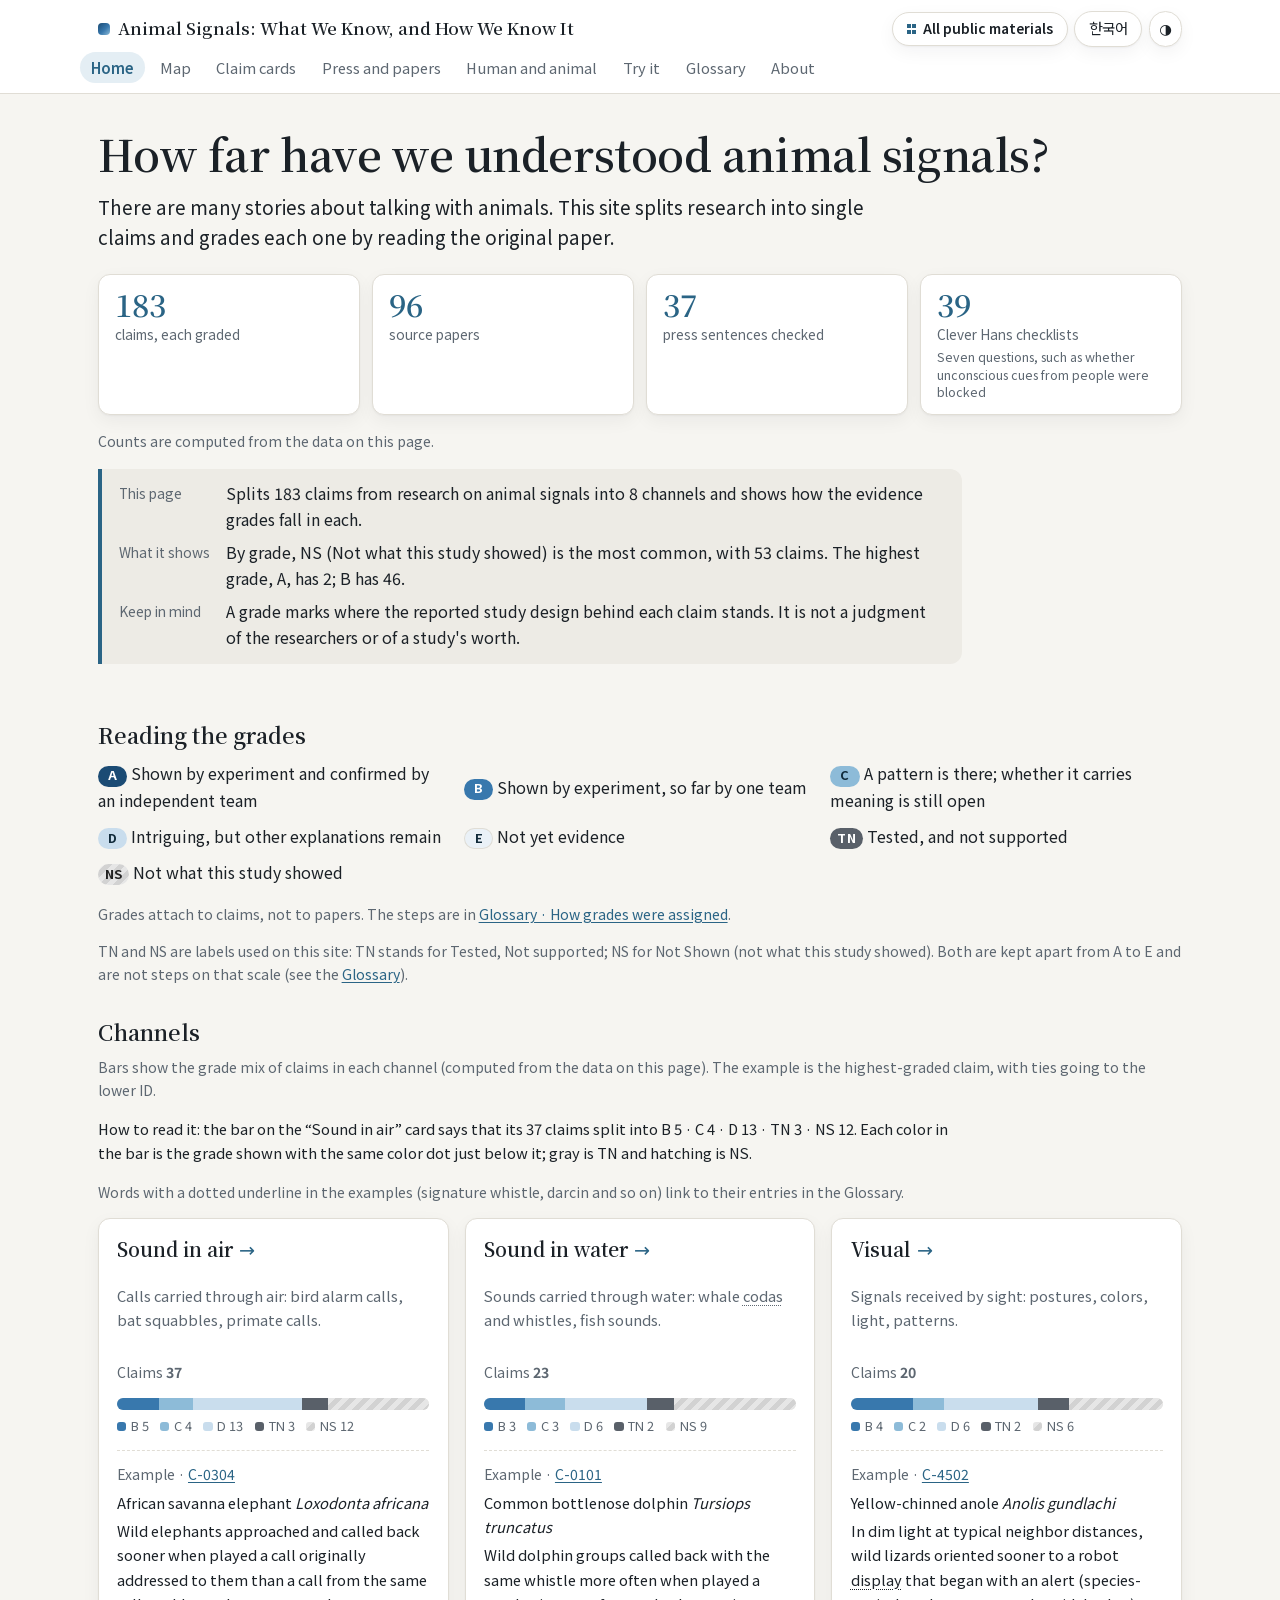
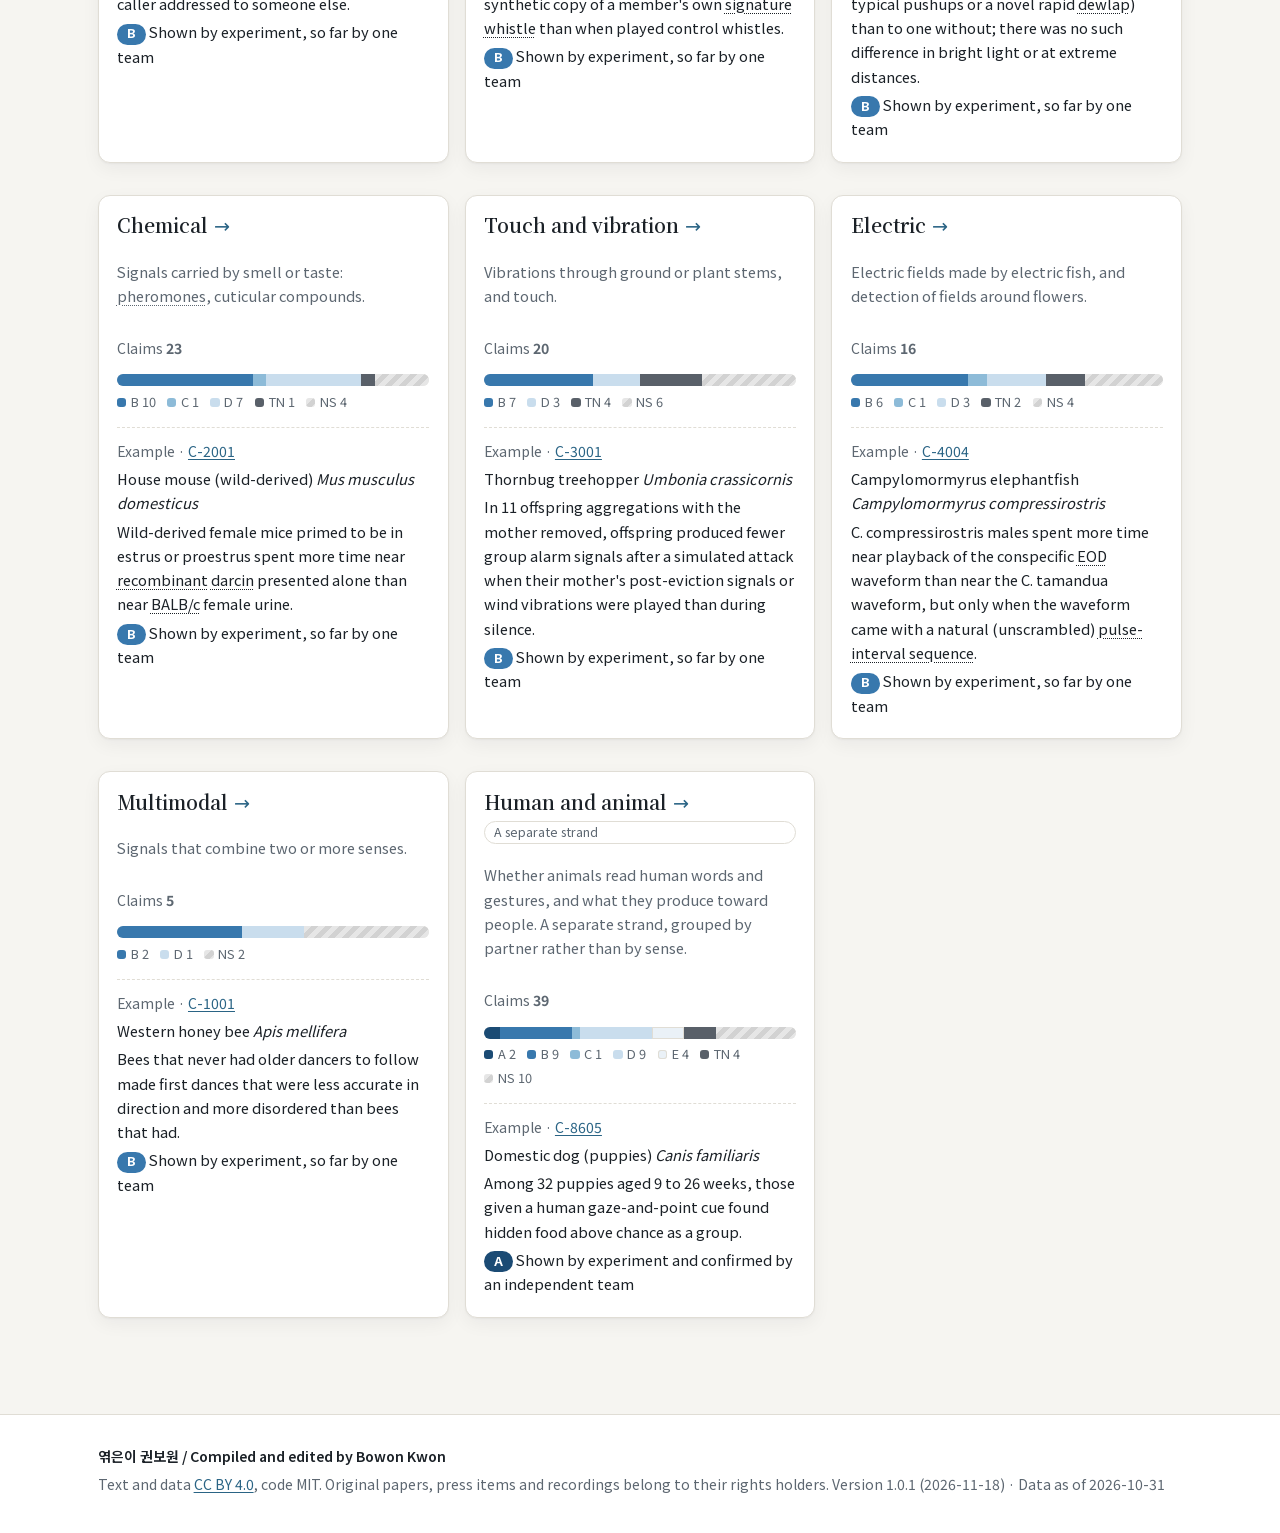
<file: index.html>
<!DOCTYPE html>
<html lang="ko" class="lang-ko" data-title-ko="처음 | 동물의 신호, 어디까지 알았나" data-title-en="Home | Animal Signals">
<head>
<meta charset="utf-8">
<meta name="viewport" content="width=device-width, initial-scale=1">
<title>처음 / Home | 동물의 신호, 어디까지 알았나 / Animal Signals</title>
<link rel="stylesheet" href="assets/site.css">
<script>(function(){var th;try{th=localStorage.getItem("as-theme")}catch(e){}if(th==="light"||th==="dark"){document.documentElement.setAttribute("data-theme",th)}var l=new URLSearchParams(location.search).get("lang");if(l==="ko"||l==="en"){try{localStorage.setItem("as-lang",l)}catch(e){}}else{try{l=localStorage.getItem("as-lang")}catch(e){}}if(l!=="ko"&&l!=="en"){l=(navigator.language||"").toLowerCase().indexOf("ko")===0?"ko":"en"}var d=document.documentElement;d.className="lang-"+l;d.lang=l;var tt=d.getAttribute("data-title-"+l);if(tt){document.title=tt}})();</script>

</head>
<body>
<header class="top">
<div class="wrap toprow">
<a class="brand" href="index.html"><span class="ko" lang="ko">동물의 신호, 어디까지 알았나</span><span class="en" lang="en">Animal Signals: What We Know, and How We Know It</span></a>
<div class="btns"><a class="hub ko" lang="ko" href="https://bowonkwon.github.io/">공개 자료 허브</a><a class="hub en" lang="en" href="https://bowonkwon.github.io/en/">All public materials</a><button type="button" id="langbtn" class="langbtn" aria-label="Language / 언어"><span class="ko" lang="en">English</span><span class="en" lang="ko">한국어</span></button>
<button type="button" id="themebtn" class="langbtn themebtn" aria-label="밝게/어둡게 / Light or dark" title="밝게/어둡게 · Light/dark">&#9681;</button></div>
</div>
<nav class="wrap nav" aria-label="사이트" data-aria-ko="사이트" data-aria-en="Site"><a href="index.html" aria-current="page"><span class="ko" lang="ko">처음</span><span class="en" lang="en">Home</span></a><a href="map.html"><span class="ko" lang="ko">지도</span><span class="en" lang="en">Map</span></a><a href="claims.html"><span class="ko" lang="ko">주장 카드</span><span class="en" lang="en">Claim cards</span></a><a href="press.html"><span class="ko" lang="ko">보도와 논문, 나란히</span><span class="en" lang="en">Press and papers</span></a><a href="aic.html"><span class="ko" lang="ko">사람과 동물</span><span class="en" lang="en">Human and animal</span></a><a href="try.html"><span class="ko" lang="ko">직접 해 보기</span><span class="en" lang="en">Try it</span></a><a href="glossary.html"><span class="ko" lang="ko">용어</span><span class="en" lang="en">Glossary</span></a><a href="about.html"><span class="ko" lang="ko">소개</span><span class="en" lang="en">About</span></a></nav>
</header>
<main class="wrap">
<section class="hero"><h1><span class="ko" lang="ko">동물의 신호, 우리는 어디까지 알았을까?</span><span class="en" lang="en">How far have we understood animal signals?</span></h1>
<p class="lead"><span class="ko" lang="ko">「동물과 대화했다」는 이야기는 많다. 이 사이트는 연구가 실제로 보인 것을 주장 하나씩 떼어, 그 주장의 근거가 어느 수준인지 원 논문을 읽고 매겼다.</span><span class="en" lang="en">There are many stories about talking with animals. This site splits research into single claims and grades each one by reading the original paper.</span></p>
<div class="stats">
<a href="claims.html"><span class="n">183</span><small><span class="ko" lang="ko">주장, 하나씩 등급을 매김</span><span class="en" lang="en">claims, each graded</span></small></a>
<a href="about.html"><span class="n">96</span><small><span class="ko" lang="ko">원 논문</span><span class="en" lang="en">source papers</span></small></a>
<a href="press.html"><span class="n">37</span><small><span class="ko" lang="ko">보도 문장, 논문과 대조</span><span class="en" lang="en">press sentences checked</span></small></a>
<a href="aic.html"><span class="n">39</span><small><span class="ko" lang="ko">영리한 한스 점검표</span><span class="en" lang="en">Clever Hans checklists</span><span class="tilegloss"><span class="ko" lang="ko">사람의 무의식적 단서를 막았는지 등 일곱 가지를 물은 표</span><span class="en" lang="en">Seven questions, such as whether unconscious cues from people were blocked</span></span></small></a>
</div>
<p class="small"><span class="ko" lang="ko">이 화면의 집계.</span><span class="en" lang="en">Counts are computed from the data on this page.</span></p>
<aside class="sumbox"><dl><dt><span class="ko" lang="ko">이 면은</span><span class="en" lang="en">This page</span></dt><dd><span class="ko" lang="ko">동물 신호 연구의 주장 183개를 신호가 오가는 길 8갈래로 나누고, 갈래마다 근거 등급이 어떻게 나뉘는지 보여 준다.</span><span class="en" lang="en">Splits 183 claims from research on animal signals into 8 channels and shows how the evidence grades fall in each.</span></dd><dt><span class="ko" lang="ko">보이는 것</span><span class="en" lang="en">What it shows</span></dt><dd><span class="ko" lang="ko">등급별로는 NS(이 연구가 보인 것이 아니다)가 53개로 가장 많다. 가장 높은 등급 A는 2개, 그다음 B는 46개다.</span><span class="en" lang="en">By grade, NS (Not what this study showed) is the most common, with 53 claims. The highest grade, A, has 2; B has 46.</span></dd><dt><span class="ko" lang="ko">조심할 것</span><span class="en" lang="en">Keep in mind</span></dt><dd><span class="ko" lang="ko">등급은 주장마다 보고된 설계가 어디까지 왔는지를 적은 좌표다. 연구자나 연구의 가치에 대한 판단이 아니다.</span><span class="en" lang="en">A grade marks where the reported study design behind each claim stands. It is not a judgment of the researchers or of a study&#x27;s worth.</span></dd></dl></aside></section>
<section><h2 id="grades"><span class="ko" lang="ko">등급 읽는 법</span><span class="en" lang="en">Reading the grades</span><a class="hx" href="#grades" aria-label="‘등급 읽는 법’ 절로 바로 가는 링크" data-aria-ko="‘등급 읽는 법’ 절로 바로 가는 링크" data-aria-en="Link to the section ‘Reading the grades’">#</a></h2><ul class="gradelist"><li><span class="gradeline"><span class="badge g-A" title="A">A</span> <span class="ko" lang="ko">실험으로 확인되고 다른 팀도 확인했다</span><span class="en" lang="en">Shown by experiment and confirmed by an independent team</span></span></li><li><span class="gradeline"><span class="badge g-B" title="B">B</span> <span class="ko" lang="ko">실험으로 확인됐지만 아직 한 팀 결과다</span><span class="en" lang="en">Shown by experiment, so far by one team</span></span></li><li><span class="gradeline"><span class="badge g-C" title="C">C</span> <span class="ko" lang="ko">패턴은 보이지만 의미인지는 아직 모른다</span><span class="en" lang="en">A pattern is there; whether it carries meaning is still open</span></span></li><li><span class="gradeline"><span class="badge g-D" title="D">D</span> <span class="ko" lang="ko">흥미롭지만 다른 설명이 남아 있다</span><span class="en" lang="en">Intriguing, but other explanations remain</span></span></li><li><span class="gradeline"><span class="badge g-E" title="E">E</span> <span class="ko" lang="ko">아직 근거라고 하기 어렵다</span><span class="en" lang="en">Not yet evidence</span></span></li><li><span class="gradeline"><span class="badge g-TN" title="TN">TN</span> <span class="ko" lang="ko">시험했지만 확인되지 않았다</span><span class="en" lang="en">Tested, and not supported</span></span></li><li><span class="gradeline"><span class="badge g-NS" title="NS">NS</span> <span class="ko" lang="ko">이 연구가 보인 것이 아니다</span><span class="en" lang="en">Not what this study showed</span></span></li></ul>
<p class="small"><span class="ko" lang="ko">등급은 논문이 아니라 주장마다 붙는다. 매긴 순서는 <a href="glossary.html#grading">용어 · 등급은 이렇게 매겼다</a>에 있다.</span><span class="en" lang="en">Grades attach to claims, not to papers. The steps are in <a href="glossary.html#grading">Glossary · How grades were assigned</a>.</span></p>
<p class="small"><span class="ko" lang="ko">TN과 NS는 이 사이트가 붙인 약자다. TN은 영어 Tested, Not supported(시험했지만 확인되지 않았다), NS는 Not Shown(이 연구가 보인 것이 아니다)에서 따왔다. 둘은 A~E와 따로 두는 등급이고, A~E처럼 높고 낮음을 매긴 단계가 아니다(<a href="glossary.html#g-tn-ns">용어</a>).</span><span class="en" lang="en">TN and NS are labels used on this site: TN stands for Tested, Not supported; NS for Not Shown (not what this study showed). Both are kept apart from A to E and are not steps on that scale (see the <a href="glossary.html#g-tn-ns">Glossary</a>).</span></p></section>
<section><h2 id="channels"><span class="ko" lang="ko">신호가 오가는 길</span><span class="en" lang="en">Channels</span><a class="hx" href="#channels" aria-label="‘신호가 오가는 길’ 절로 바로 가는 링크" data-aria-ko="‘신호가 오가는 길’ 절로 바로 가는 링크" data-aria-en="Link to the section ‘Channels’">#</a></h2>
<p class="small"><span class="ko" lang="ko">막대는 그 갈래 주장들의 등급 분포다(이 화면의 집계). 대표 사례는 그 갈래에서 등급이 가장 높은 주장이고, 같으면 번호가 앞선 것이다.</span><span class="en" lang="en">Bars show the grade mix of claims in each channel (computed from the data on this page). The example is the highest-graded claim, with ties going to the lower ID.</span></p>
<p class="readnote"><span class="ko" lang="ko">읽는 법: 「소리(공기)」 카드의 막대는 그 갈래의 주장 37개가 B 5 · C 4 · D 13 · TN 3 · NS 12개로 나뉜다는 뜻이다. 막대의 색은 바로 아래 색 점이 붙은 등급과 같다. 회색은 TN, 빗금은 NS다.</span><span class="en" lang="en">How to read it: the bar on the “Sound in air” card says that its 37 claims split into B 5 · C 4 · D 13 · TN 3 · NS 12. Each color in the bar is the grade shown with the same color dot just below it; gray is TN and hatching is NS.</span></p>
<p class="small"><span class="ko" lang="ko">대표 사례 문장에서 점선 밑줄이 그어진 낱말(시그니처 휘슬, 다르신 등)은 누르면 용어 면의 풀이로 간다.</span><span class="en" lang="en">Words with a dotted underline in the examples (signature whistle, darcin and so on) link to their entries in the Glossary.</span></p>
<div class="grid"><article class="card chcard ch-acoustic-air">
<h2><a href="claims.html#channel=acoustic-air"><span class="ko" lang="ko">소리(공기)</span><span class="en" lang="en">Sound in air</span></a></h2>
<p class="blurb"><span class="ko" lang="ko">새의 경계음, 박쥐의 다툼 소리, 영장류의 호출처럼 공기로 전해지는 소리.</span><span class="en" lang="en">Calls carried through air: bird alarm calls, bat squabbles, primate calls.</span></p>
<p class="small"><span class="ko" lang="ko">주장</span><span class="en" lang="en">Claims</span> <b>37</b></p>
<div class="bar" role="img" aria-label="B 5 · C 4 · D 13 · TN 3 · NS 12"><span class="seg g-B" style="width:13.5%"></span><span class="seg g-C" style="width:10.8%"></span><span class="seg g-D" style="width:35.1%"></span><span class="seg g-TN" style="width:8.1%"></span><span class="seg g-NS" style="width:32.4%"></span></div><p class="legend"><span class="lg"><i class="sw g-B"></i>B 5</span><span class="lg"><i class="sw g-C"></i>C 4</span><span class="lg"><i class="sw g-D"></i>D 13</span><span class="lg"><i class="sw g-TN"></i>TN 3</span><span class="lg"><i class="sw g-NS"></i>NS 12</span></p>
<div class="rep"><p class="small"><span class="ko" lang="ko">대표 사례</span><span class="en" lang="en">Example</span> · <a href="claims.html#C-0304">C-0304</a></p><p><span class="ko" lang="ko">아프리카사바나코끼리</span><span class="en" lang="en">African savanna elephant</span> <i lang="la">Loxodonta africana</i></p><p><span class="ko" lang="ko">야생 코끼리는 같은 코끼리의 호출이라도 원래 자기에게 했던 호출을 들려주면, 남에게 했던 호출보다 더 빨리 스피커 쪽으로 오고 더 빨리 대답했다.</span><span class="en" lang="en">Wild elephants approached and called back sooner when played a call originally addressed to them than a call from the same caller addressed to someone else.</span></p><p><span class="gradeline"><span class="badge g-B" title="B">B</span> <span class="ko" lang="ko">실험으로 확인됐지만 아직 한 팀 결과다</span><span class="en" lang="en">Shown by experiment, so far by one team</span></span></p></div>
</article><article class="card chcard ch-acoustic-water">
<h2><a href="claims.html#channel=acoustic-water"><span class="ko" lang="ko">소리(물속)</span><span class="en" lang="en">Sound in water</span></a></h2>
<p class="blurb"><span class="ko" lang="ko">고래의 <a class="term" href="glossary.html#g-coda" title="향유고래가 내는 짧은 딸깍 소리 묶음.">코다</a>와 휘슬, 물고기의 소리처럼 물속으로 전해지는 소리.</span><span class="en" lang="en">Sounds carried through water: whale <a class="term" href="glossary.html#g-coda" title="A short burst of clicks made by sperm whales.">codas</a> and whistles, fish sounds.</span></p>
<p class="small"><span class="ko" lang="ko">주장</span><span class="en" lang="en">Claims</span> <b>23</b></p>
<div class="bar" role="img" aria-label="B 3 · C 3 · D 6 · TN 2 · NS 9"><span class="seg g-B" style="width:13.0%"></span><span class="seg g-C" style="width:13.0%"></span><span class="seg g-D" style="width:26.1%"></span><span class="seg g-TN" style="width:8.7%"></span><span class="seg g-NS" style="width:39.1%"></span></div><p class="legend"><span class="lg"><i class="sw g-B"></i>B 3</span><span class="lg"><i class="sw g-C"></i>C 3</span><span class="lg"><i class="sw g-D"></i>D 6</span><span class="lg"><i class="sw g-TN"></i>TN 2</span><span class="lg"><i class="sw g-NS"></i>NS 9</span></p>
<div class="rep"><p class="small"><span class="ko" lang="ko">대표 사례</span><span class="en" lang="en">Example</span> · <a href="claims.html#C-0101">C-0101</a></p><p><span class="ko" lang="ko">큰돌고래</span><span class="en" lang="en">Common bottlenose dolphin</span> <i lang="la">Tursiops truncatus</i></p><p><span class="ko" lang="ko">야생 큰돌고래 무리에 구성원의 <a class="term" href="glossary.html#g-signature-whistle" title="큰돌고래가 개체마다 고유한 모양(높낮이가 바뀌는 윤곽)으로 내는 휘슬.">시그니처 휘슬</a>을 합성해 들려주면, 다른 휘슬을 들려줄 때보다 같은 휘슬로 대답하는 일이 더 많았다.</span><span class="en" lang="en">Wild dolphin groups called back with the same whistle more often when played a synthetic copy of a member&#x27;s own <a class="term" href="glossary.html#g-signature-whistle" title="A whistle with a contour (the rise and fall of its pitch) that is distinctive to each bottlenose dolphin.">signature whistle</a> than when played control whistles.</span></p><p><span class="gradeline"><span class="badge g-B" title="B">B</span> <span class="ko" lang="ko">실험으로 확인됐지만 아직 한 팀 결과다</span><span class="en" lang="en">Shown by experiment, so far by one team</span></span></p></div>
</article><article class="card chcard ch-visual">
<h2><a href="claims.html#channel=visual"><span class="ko" lang="ko">시각</span><span class="en" lang="en">Visual</span></a></h2>
<p class="blurb"><span class="ko" lang="ko">몸짓, 색, 빛, 무늬처럼 눈으로 받는 신호.</span><span class="en" lang="en">Signals received by sight: postures, colors, light, patterns.</span></p>
<p class="small"><span class="ko" lang="ko">주장</span><span class="en" lang="en">Claims</span> <b>20</b></p>
<div class="bar" role="img" aria-label="B 4 · C 2 · D 6 · TN 2 · NS 6"><span class="seg g-B" style="width:20.0%"></span><span class="seg g-C" style="width:10.0%"></span><span class="seg g-D" style="width:30.0%"></span><span class="seg g-TN" style="width:10.0%"></span><span class="seg g-NS" style="width:30.0%"></span></div><p class="legend"><span class="lg"><i class="sw g-B"></i>B 4</span><span class="lg"><i class="sw g-C"></i>C 2</span><span class="lg"><i class="sw g-D"></i>D 6</span><span class="lg"><i class="sw g-TN"></i>TN 2</span><span class="lg"><i class="sw g-NS"></i>NS 6</span></p>
<div class="rep"><p class="small"><span class="ko" lang="ko">대표 사례</span><span class="en" lang="en">Example</span> · <a href="claims.html#C-4502">C-4502</a></p><p><span class="ko" lang="ko">아놀도마뱀의 일종(A. gundlachi)</span><span class="en" lang="en">Yellow-chinned anole</span> <i lang="la">Anolis gundlachi</i></p><p><span class="ko" lang="ko">어두운 빛과 보통 이웃 거리에서, 야생 도마뱀은 경보 동작(평소의 팔굽혀펴기든 새로운 빠른 <a class="term" href="glossary.html#g-dewlap" title="아놀 도마뱀 등의 목 아래에 접혀 있는 피부.">목주머니</a> 펼침이든)으로 시작하는 로봇 <a class="term" href="glossary.html#g-display" title="상대에게 보이려고 몸짓을 크게 하거나 몸의 일부·색을 드러내는 정해진 동작.">과시</a>를 그렇지 않은 과시보다 빨리 바라보았다. 밝은 빛이나 아주 먼 거리에서는 차이가 없었다.</span><span class="en" lang="en">In dim light at typical neighbor distances, wild lizards oriented sooner to a robot <a class="term" href="glossary.html#g-display" title="A set movement made to be seen: exaggerated postures, or showing off a body part or color.">display</a> that began with an alert (species-typical pushups or a novel rapid <a class="term" href="glossary.html#g-dewlap" title="A fold of skin under the throat of anole lizards and some others, extended to show its size and color in displays.">dewlap</a>) than to one without; there was no such difference in bright light or at extreme distances.</span></p><p><span class="gradeline"><span class="badge g-B" title="B">B</span> <span class="ko" lang="ko">실험으로 확인됐지만 아직 한 팀 결과다</span><span class="en" lang="en">Shown by experiment, so far by one team</span></span></p></div>
</article><article class="card chcard ch-chemical">
<h2><a href="claims.html#channel=chemical"><span class="ko" lang="ko">화학(냄새·맛)</span><span class="en" lang="en">Chemical</span></a></h2>
<p class="blurb"><span class="ko" lang="ko"><a class="term" href="glossary.html#g-pheromone" title="같은 종의 다른 개체에게 특정한 행동이나 몸의 반응을 일으키는 화학 신호.">페로몬</a>, 체표 물질처럼 냄새나 맛으로 전해지는 신호.</span><span class="en" lang="en">Signals carried by smell or taste: <a class="term" href="glossary.html#g-pheromone" title="A chemical signal that triggers a specific behavior or bodily response in other members of the same species, such as the female silkmoth&#x27;s bombykol or the trail pheromone ants leave on a path.">pheromones</a>, cuticular compounds.</span></p>
<p class="small"><span class="ko" lang="ko">주장</span><span class="en" lang="en">Claims</span> <b>23</b></p>
<div class="bar" role="img" aria-label="B 10 · C 1 · D 7 · TN 1 · NS 4"><span class="seg g-B" style="width:43.5%"></span><span class="seg g-C" style="width:4.3%"></span><span class="seg g-D" style="width:30.4%"></span><span class="seg g-TN" style="width:4.3%"></span><span class="seg g-NS" style="width:17.4%"></span></div><p class="legend"><span class="lg"><i class="sw g-B"></i>B 10</span><span class="lg"><i class="sw g-C"></i>C 1</span><span class="lg"><i class="sw g-D"></i>D 7</span><span class="lg"><i class="sw g-TN"></i>TN 1</span><span class="lg"><i class="sw g-NS"></i>NS 4</span></p>
<div class="rep"><p class="small"><span class="ko" lang="ko">대표 사례</span><span class="en" lang="en">Example</span> · <a href="claims.html#C-2001">C-2001</a></p><p><span class="ko" lang="ko">생쥐(야생 계통)</span><span class="en" lang="en">House mouse (wild-derived)</span> <i lang="la">Mus musculus domesticus</i></p><p><span class="ko" lang="ko">발정기 또는 발정 전기가 되도록 처치한 야생 계통 암컷 생쥐는 <a class="term" href="glossary.html#g-recombinant" title="유전자 재조합 기술로 만들었다는 뜻.">재조합</a> <a class="term" href="glossary.html#g-darcin" title="수컷 생쥐 오줌에 들어 있는 단백질(주요 오줌 단백질, 영어로 major urinary protein인 MUP의 하나로 MUP20이라고도 한다).">다르신</a> 단독 근처에 <a class="term" href="glossary.html#g-mouse-strain" title="실험실에서 오랫동안 근친 교배로 유지해 온 생쥐 계통의 이름.">BALB/c</a> 암컷 오줌보다 오래 머물렀다.</span><span class="en" lang="en">Wild-derived female mice primed to be in estrus or proestrus spent more time near <a class="term" href="glossary.html#g-recombinant" title="Made with recombinant DNA techniques.">recombinant</a> <a class="term" href="glossary.html#g-darcin" title="A protein in male mouse urine (one of the major urinary proteins, MUP20).">darcin</a> presented alone than near <a class="term" href="glossary.html#g-mouse-strain" title="Names of laboratory mouse strains kept by inbreeding over many generations.">BALB/c</a> female urine.</span></p><p><span class="gradeline"><span class="badge g-B" title="B">B</span> <span class="ko" lang="ko">실험으로 확인됐지만 아직 한 팀 결과다</span><span class="en" lang="en">Shown by experiment, so far by one team</span></span></p></div>
</article><article class="card chcard ch-tactile-vibration">
<h2><a href="claims.html#channel=tactile-vibration"><span class="ko" lang="ko">촉각·진동</span><span class="en" lang="en">Touch and vibration</span></a></h2>
<p class="blurb"><span class="ko" lang="ko">땅이나 식물 줄기를 타고 전해지는 진동, 몸 접촉.</span><span class="en" lang="en">Vibrations through ground or plant stems, and touch.</span></p>
<p class="small"><span class="ko" lang="ko">주장</span><span class="en" lang="en">Claims</span> <b>20</b></p>
<div class="bar" role="img" aria-label="B 7 · D 3 · TN 4 · NS 6"><span class="seg g-B" style="width:35.0%"></span><span class="seg g-D" style="width:15.0%"></span><span class="seg g-TN" style="width:20.0%"></span><span class="seg g-NS" style="width:30.0%"></span></div><p class="legend"><span class="lg"><i class="sw g-B"></i>B 7</span><span class="lg"><i class="sw g-D"></i>D 3</span><span class="lg"><i class="sw g-TN"></i>TN 4</span><span class="lg"><i class="sw g-NS"></i>NS 6</span></p>
<div class="rep"><p class="small"><span class="ko" lang="ko">대표 사례</span><span class="en" lang="en">Example</span> · <a href="claims.html#C-3001">C-3001</a></p><p><span class="ko" lang="ko">가시뿔매미류(움보니아)</span><span class="en" lang="en">Thornbug treehopper</span> <i lang="la">Umbonia crassicornis</i></p><p><span class="ko" lang="ko">어미를 떼어 낸 새끼 무리 11개에서, 모의 공격이 끝난 뒤 어미의 신호나 바람 진동을 재생하면 무음일 때보다 새끼들의 집단 경보 신호가 줄었다.</span><span class="en" lang="en">In 11 offspring aggregations with the mother removed, offspring produced fewer group alarm signals after a simulated attack when their mother&#x27;s post-eviction signals or wind vibrations were played than during silence.</span></p><p><span class="gradeline"><span class="badge g-B" title="B">B</span> <span class="ko" lang="ko">실험으로 확인됐지만 아직 한 팀 결과다</span><span class="en" lang="en">Shown by experiment, so far by one team</span></span></p></div>
</article><article class="card chcard ch-electric">
<h2><a href="claims.html#channel=electric"><span class="ko" lang="ko">전기</span><span class="en" lang="en">Electric</span></a></h2>
<p class="blurb"><span class="ko" lang="ko">전기 물고기가 만드는 전기장, 꽃 주변의 전기장 감지.</span><span class="en" lang="en">Electric fields made by electric fish, and detection of fields around flowers.</span></p>
<p class="small"><span class="ko" lang="ko">주장</span><span class="en" lang="en">Claims</span> <b>16</b></p>
<div class="bar" role="img" aria-label="B 6 · C 1 · D 3 · TN 2 · NS 4"><span class="seg g-B" style="width:37.5%"></span><span class="seg g-C" style="width:6.2%"></span><span class="seg g-D" style="width:18.8%"></span><span class="seg g-TN" style="width:12.5%"></span><span class="seg g-NS" style="width:25.0%"></span></div><p class="legend"><span class="lg"><i class="sw g-B"></i>B 6</span><span class="lg"><i class="sw g-C"></i>C 1</span><span class="lg"><i class="sw g-D"></i>D 3</span><span class="lg"><i class="sw g-TN"></i>TN 2</span><span class="lg"><i class="sw g-NS"></i>NS 4</span></p>
<div class="rep"><p class="small"><span class="ko" lang="ko">대표 사례</span><span class="en" lang="en">Example</span> · <a href="claims.html#C-4004">C-4004</a></p><p><span class="ko" lang="ko">캄필로모르미루스 콤프레시로스트리스(코끼리고기류)</span><span class="en" lang="en">Campylomormyrus elephantfish</span> <i lang="la">Campylomormyrus compressirostris</i></p><p><span class="ko" lang="ko">C. compressirostris 수컷은 C. tamandua 파형보다 같은 종 파형 재생 쪽에 더 오래 머물렀다. 단, 파형에 자연 그대로의(섞지 않은) <a class="term" href="glossary.html#g-eod" title="전기 물고기가 몸의 전기 기관으로 내는 전기 신호(영어 electric organ discharge의 머리글자).">방전 간격 서열</a>이 붙어 있을 때만 그랬다.</span><span class="en" lang="en">C. compressirostris males spent more time near playback of the conspecific <a class="term" href="glossary.html#g-eod" title="The electric signal an electric fish produces with its electric organ.">EOD</a> waveform than near the C. tamandua waveform, but only when the waveform came with a natural (unscrambled) <a class="term" href="glossary.html#g-eod" title="The electric signal an electric fish produces with its electric organ.">pulse-interval sequence</a>.</span></p><p><span class="gradeline"><span class="badge g-B" title="B">B</span> <span class="ko" lang="ko">실험으로 확인됐지만 아직 한 팀 결과다</span><span class="en" lang="en">Shown by experiment, so far by one team</span></span></p></div>
</article><article class="card chcard ch-multimodal">
<h2><a href="claims.html#channel=multimodal"><span class="ko" lang="ko">여러 감각 함께</span><span class="en" lang="en">Multimodal</span></a></h2>
<p class="blurb"><span class="ko" lang="ko">소리와 몸짓처럼 두 감각 이상을 함께 쓰는 신호.</span><span class="en" lang="en">Signals that combine two or more senses.</span></p>
<p class="small"><span class="ko" lang="ko">주장</span><span class="en" lang="en">Claims</span> <b>5</b></p>
<div class="bar" role="img" aria-label="B 2 · D 1 · NS 2"><span class="seg g-B" style="width:40.0%"></span><span class="seg g-D" style="width:20.0%"></span><span class="seg g-NS" style="width:40.0%"></span></div><p class="legend"><span class="lg"><i class="sw g-B"></i>B 2</span><span class="lg"><i class="sw g-D"></i>D 1</span><span class="lg"><i class="sw g-NS"></i>NS 2</span></p>
<div class="rep"><p class="small"><span class="ko" lang="ko">대표 사례</span><span class="en" lang="en">Example</span> · <a href="claims.html#C-1001">C-1001</a></p><p><span class="ko" lang="ko">양봉꿀벌</span><span class="en" lang="en">Western honey bee</span> <i lang="la">Apis mellifera</i></p><p><span class="ko" lang="ko">따라 볼 선배 춤꾼이 없던 벌은 첫 춤의 방향이 덜 정확하고 더 흐트러졌다.</span><span class="en" lang="en">Bees that never had older dancers to follow made first dances that were less accurate in direction and more disordered than bees that had.</span></p><p><span class="gradeline"><span class="badge g-B" title="B">B</span> <span class="ko" lang="ko">실험으로 확인됐지만 아직 한 팀 결과다</span><span class="en" lang="en">Shown by experiment, so far by one team</span></span></p></div>
</article><article class="card chcard ch-human-animal">
<h2><a href="aic.html"><span class="ko" lang="ko">사람과 동물</span><span class="en" lang="en">Human and animal</span></a></h2><p class="sep"><span class="ko" lang="ko">별도 갈래</span><span class="en" lang="en">A separate strand</span></p>
<p class="blurb"><span class="ko" lang="ko">사람의 말·몸짓을 동물이 읽는가, 동물이 사람에게 무엇을 내는가. 감각이 아니라 따로 묶은 갈래다.</span><span class="en" lang="en">Whether animals read human words and gestures, and what they produce toward people. A separate strand, grouped by partner rather than by sense.</span></p>
<p class="small"><span class="ko" lang="ko">주장</span><span class="en" lang="en">Claims</span> <b>39</b></p>
<div class="bar" role="img" aria-label="A 2 · B 9 · C 1 · D 9 · E 4 · TN 4 · NS 10"><span class="seg g-A" style="width:5.1%"></span><span class="seg g-B" style="width:23.1%"></span><span class="seg g-C" style="width:2.6%"></span><span class="seg g-D" style="width:23.1%"></span><span class="seg g-E" style="width:10.3%"></span><span class="seg g-TN" style="width:10.3%"></span><span class="seg g-NS" style="width:25.6%"></span></div><p class="legend"><span class="lg"><i class="sw g-A"></i>A 2</span><span class="lg"><i class="sw g-B"></i>B 9</span><span class="lg"><i class="sw g-C"></i>C 1</span><span class="lg"><i class="sw g-D"></i>D 9</span><span class="lg"><i class="sw g-E"></i>E 4</span><span class="lg"><i class="sw g-TN"></i>TN 4</span><span class="lg"><i class="sw g-NS"></i>NS 10</span></p>
<div class="rep"><p class="small"><span class="ko" lang="ko">대표 사례</span><span class="en" lang="en">Example</span> · <a href="claims.html#C-8605">C-8605</a></p><p><span class="ko" lang="ko">개(강아지)</span><span class="en" lang="en">Domestic dog (puppies)</span> <i lang="la">Canis familiaris</i></p><p><span class="ko" lang="ko">9~26주 강아지 32마리 가운데 사람의 시선·가리키기 신호를 받은 강아지들은 집단으로 숨긴 음식을 우연보다 잘 찾았다.</span><span class="en" lang="en">Among 32 puppies aged 9 to 26 weeks, those given a human gaze-and-point cue found hidden food above chance as a group.</span></p><p><span class="gradeline"><span class="badge g-A" title="A">A</span> <span class="ko" lang="ko">실험으로 확인되고 다른 팀도 확인했다</span><span class="en" lang="en">Shown by experiment and confirmed by an independent team</span></span></p></div>
</article></div></section>
</main>
<footer class="foot">
<div class="wrap">
<p class="credit">엮은이 권보원 / Compiled and edited by Bowon Kwon</p>
<p><span class="ko" lang="ko">글과 데이터 <a href="https://creativecommons.org/licenses/by/4.0/" rel="noopener">CC BY 4.0</a>, 코드 MIT. 원 논문·보도·녹음의 권리는 각 권리자에게 있다.</span><span class="en" lang="en">Text and data <a href="https://creativecommons.org/licenses/by/4.0/" rel="noopener">CC BY 4.0</a>, code MIT. Original papers, press items and recordings belong to their rights holders.</span>
<span class="ko" lang="ko">판</span><span class="en" lang="en">Version</span> 1.0.1 (2026-11-18) · <span class="ko" lang="ko">자료 기준일</span><span class="en" lang="en">Data as of</span> 2026-10-31</p>
</div>
</footer>
<script src="assets/site.js"></script>
</body>
</html>
</file>
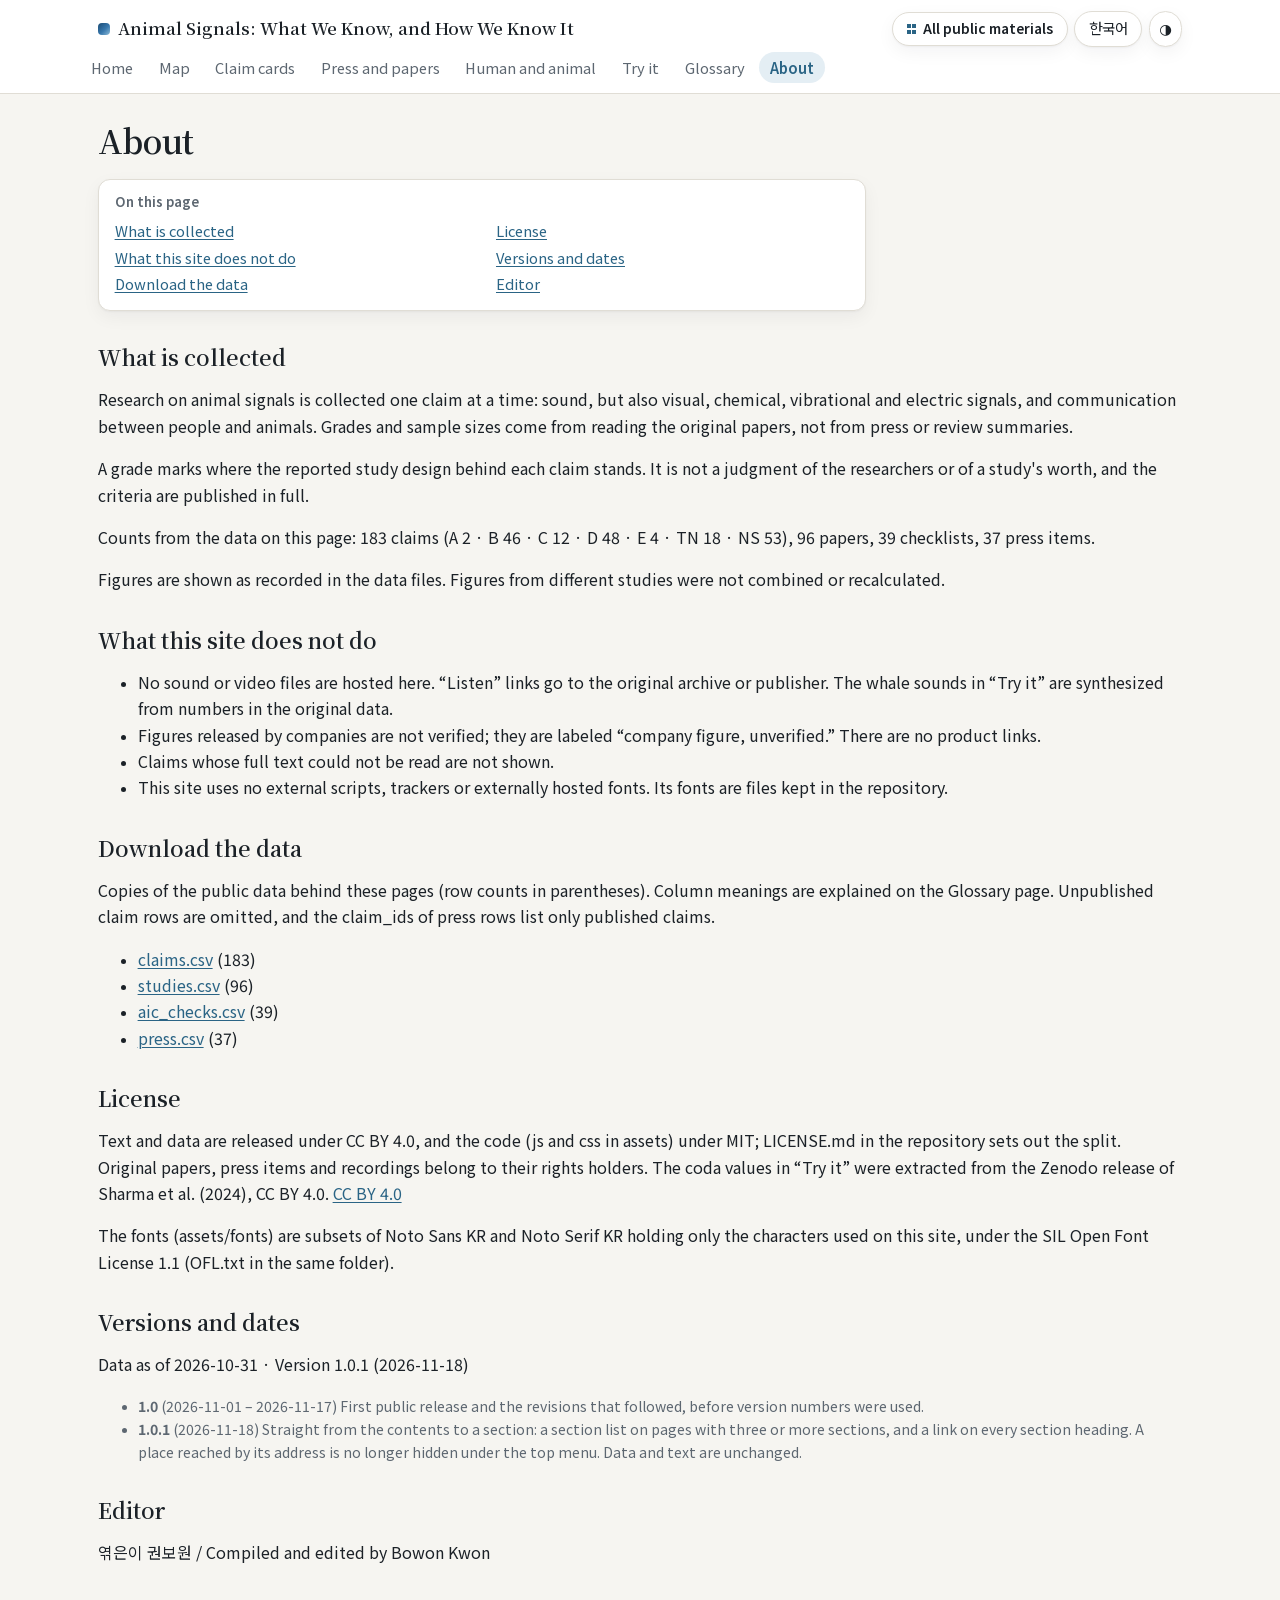
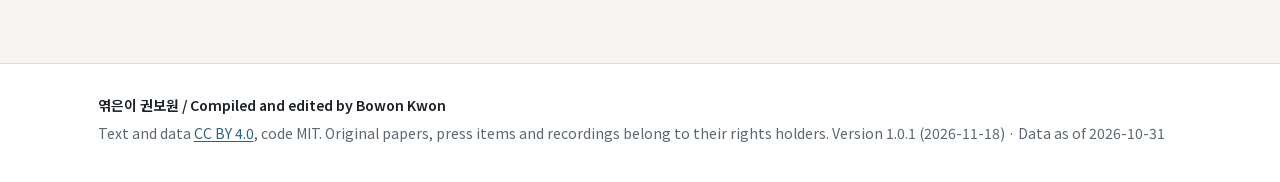
<file: about.html>
<!DOCTYPE html>
<html lang="ko" class="lang-ko" data-title-ko="소개 | 동물의 신호, 어디까지 알았나" data-title-en="About | Animal Signals">
<head>
<meta charset="utf-8">
<meta name="viewport" content="width=device-width, initial-scale=1">
<title>소개 / About | 동물의 신호, 어디까지 알았나 / Animal Signals</title>
<link rel="stylesheet" href="assets/site.css">
<script>(function(){var th;try{th=localStorage.getItem("as-theme")}catch(e){}if(th==="light"||th==="dark"){document.documentElement.setAttribute("data-theme",th)}var l=new URLSearchParams(location.search).get("lang");if(l==="ko"||l==="en"){try{localStorage.setItem("as-lang",l)}catch(e){}}else{try{l=localStorage.getItem("as-lang")}catch(e){}}if(l!=="ko"&&l!=="en"){l=(navigator.language||"").toLowerCase().indexOf("ko")===0?"ko":"en"}var d=document.documentElement;d.className="lang-"+l;d.lang=l;var tt=d.getAttribute("data-title-"+l);if(tt){document.title=tt}})();</script>

</head>
<body>
<header class="top">
<div class="wrap toprow">
<a class="brand" href="index.html"><span class="ko" lang="ko">동물의 신호, 어디까지 알았나</span><span class="en" lang="en">Animal Signals: What We Know, and How We Know It</span></a>
<div class="btns"><a class="hub ko" lang="ko" href="https://bowonkwon.github.io/">공개 자료 허브</a><a class="hub en" lang="en" href="https://bowonkwon.github.io/en/">All public materials</a><button type="button" id="langbtn" class="langbtn" aria-label="Language / 언어"><span class="ko" lang="en">English</span><span class="en" lang="ko">한국어</span></button>
<button type="button" id="themebtn" class="langbtn themebtn" aria-label="밝게/어둡게 / Light or dark" title="밝게/어둡게 · Light/dark">&#9681;</button></div>
</div>
<nav class="wrap nav" aria-label="사이트" data-aria-ko="사이트" data-aria-en="Site"><a href="index.html"><span class="ko" lang="ko">처음</span><span class="en" lang="en">Home</span></a><a href="map.html"><span class="ko" lang="ko">지도</span><span class="en" lang="en">Map</span></a><a href="claims.html"><span class="ko" lang="ko">주장 카드</span><span class="en" lang="en">Claim cards</span></a><a href="press.html"><span class="ko" lang="ko">보도와 논문, 나란히</span><span class="en" lang="en">Press and papers</span></a><a href="aic.html"><span class="ko" lang="ko">사람과 동물</span><span class="en" lang="en">Human and animal</span></a><a href="try.html"><span class="ko" lang="ko">직접 해 보기</span><span class="en" lang="en">Try it</span></a><a href="glossary.html"><span class="ko" lang="ko">용어</span><span class="en" lang="en">Glossary</span></a><a href="about.html" aria-current="page"><span class="ko" lang="ko">소개</span><span class="en" lang="en">About</span></a></nav>
</header>
<main class="wrap">
<h1><span class="ko" lang="ko">소개</span><span class="en" lang="en">About</span></h1>
<nav class="toc" id="toc" aria-label="이 면의 절" data-aria-ko="이 면의 절" data-aria-en="On this page"><b class="ko" lang="ko">이 면의 절</b><b class="en" lang="en">On this page</b><ul><li><a href="#collected"><span class="ko" lang="ko">무엇을 모았나</span><span class="en" lang="en">What is collected</span></a></li><li><a href="#not-done"><span class="ko" lang="ko">하지 않은 것</span><span class="en" lang="en">What this site does not do</span></a></li><li><a href="#download"><span class="ko" lang="ko">데이터 내려받기</span><span class="en" lang="en">Download the data</span></a></li><li><a href="#license"><span class="ko" lang="ko">라이선스</span><span class="en" lang="en">License</span></a></li><li><a href="#versions"><span class="ko" lang="ko">갱신 내역</span><span class="en" lang="en">Versions and dates</span></a></li><li><a href="#editor"><span class="ko" lang="ko">엮은이</span><span class="en" lang="en">Editor</span></a></li></ul></nav>
<section><h2 id="collected"><span class="ko" lang="ko">무엇을 모았나</span><span class="en" lang="en">What is collected</span><a class="hx" href="#collected" aria-label="‘무엇을 모았나’ 절로 바로 가는 링크" data-aria-ko="‘무엇을 모았나’ 절로 바로 가는 링크" data-aria-en="Link to the section ‘What is collected’">#</a></h2>
<p><span class="ko" lang="ko">동물의 신호에 관한 연구를 주장 하나씩 나누어 모았다. 소리만이 아니라 시각, 화학, 진동, 전기 신호와 사람과 동물 사이의 소통도 다룬다. 등급과 표본 수는 원 논문을 읽고 매겼고, 보도나 리뷰의 요약으로 매기지 않았다.</span><span class="en" lang="en">Research on animal signals is collected one claim at a time: sound, but also visual, chemical, vibrational and electric signals, and communication between people and animals. Grades and sample sizes come from reading the original papers, not from press or review summaries.</span></p>
<p><span class="ko" lang="ko">등급은 주장마다 보고된 설계가 어디까지 왔는지를 적은 좌표다. 연구자나 연구의 가치에 대한 판단이 아니며, 매긴 기준은 전부 공개되어 있다.</span><span class="en" lang="en">A grade marks where the reported study design behind each claim stands. It is not a judgment of the researchers or of a study&#x27;s worth, and the criteria are published in full.</span></p>
<p><span class="ko" lang="ko">이 화면의 집계: 주장 183건(A 2 · B 46 · C 12 · D 48 · E 4 · TN 18 · NS 53), 문헌 96건, 점검표 39건, 보도 37건.</span><span class="en" lang="en">Counts from the data on this page: 183 claims (A 2 · B 46 · C 12 · D 48 · E 4 · TN 18 · NS 53), 96 papers, 39 checklists, 37 press items.</span></p>
<p><span class="ko" lang="ko">수치는 데이터 파일의 값을 그대로 보인다. 연구마다 다른 수치를 서로 합하거나 다시 계산하지 않았다.</span><span class="en" lang="en">Figures are shown as recorded in the data files. Figures from different studies were not combined or recalculated.</span></p></section>
<section><h2 id="not-done"><span class="ko" lang="ko">하지 않은 것</span><span class="en" lang="en">What this site does not do</span><a class="hx" href="#not-done" aria-label="‘하지 않은 것’ 절로 바로 가는 링크" data-aria-ko="‘하지 않은 것’ 절로 바로 가는 링크" data-aria-en="Link to the section ‘What this site does not do’">#</a></h2>
<ul>
<li><span class="ko" lang="ko">소리·영상 파일을 이 사이트에 올리지 않는다. 「들어 보기」는 원 아카이브나 출판사 페이지로 가는 링크다. 「직접 해 보기」의 고래 소리는 원 데이터의 수치로 만든 합성음이다.</span><span class="en" lang="en">No sound or video files are hosted here. “Listen” links go to the original archive or publisher. The whale sounds in “Try it” are synthesized from numbers in the original data.</span></li>
<li><span class="ko" lang="ko">회사가 발표한 수치는 검증하지 않았고, 「회사 발표, 미검증」으로만 다룬다. 제품 구매 링크를 두지 않는다.</span><span class="en" lang="en">Figures released by companies are not verified; they are labeled “company figure, unverified.” There are no product links.</span></li>
<li><span class="ko" lang="ko">원문 본문을 읽지 못한 주장은 싣지 않았다.</span><span class="en" lang="en">Claims whose full text could not be read are not shown.</span></li>
<li><span class="ko" lang="ko">이 사이트는 외부 스크립트, 추적기, 외부 글꼴을 쓰지 않는다. 글꼴은 저장소에 함께 둔 파일을 쓴다.</span><span class="en" lang="en">This site uses no external scripts, trackers or externally hosted fonts. Its fonts are files kept in the repository.</span></li>
</ul></section>
<section><h2 id="download"><span class="ko" lang="ko">데이터 내려받기</span><span class="en" lang="en">Download the data</span><a class="hx" href="#download" aria-label="‘데이터 내려받기’ 절로 바로 가는 링크" data-aria-ko="‘데이터 내려받기’ 절로 바로 가는 링크" data-aria-en="Link to the section ‘Download the data’">#</a></h2>
<p><span class="ko" lang="ko">화면을 만든 공개 데이터 사본이다(괄호 안은 행 수). 칸의 뜻은 용어 페이지와 같다. 공개하지 않은 주장 행은 빠져 있고, 보도 행의 짝(claim_ids)도 공개된 주장만 담는다.</span><span class="en" lang="en">Copies of the public data behind these pages (row counts in parentheses). Column meanings are explained on the Glossary page. Unpublished claim rows are omitted, and the claim_ids of press rows list only published claims.</span></p>
<ul><li><a href="data/claims.csv" download>claims.csv</a> (183)</li><li><a href="data/studies.csv" download>studies.csv</a> (96)</li><li><a href="data/aic_checks.csv" download>aic_checks.csv</a> (39)</li><li><a href="data/press.csv" download>press.csv</a> (37)</li></ul></section>
<section><h2 id="license"><span class="ko" lang="ko">라이선스</span><span class="en" lang="en">License</span><a class="hx" href="#license" aria-label="‘라이선스’ 절로 바로 가는 링크" data-aria-ko="‘라이선스’ 절로 바로 가는 링크" data-aria-en="Link to the section ‘License’">#</a></h2>
<p><span class="ko" lang="ko">글과 데이터는 CC BY 4.0, 코드(assets 의 js·css)는 MIT 로 공개한다. 구분은 저장소의 LICENSE.md 에 있다. 원 논문, 보도, 녹음의 권리는 각 권리자에게 있다. 「직접 해 보기」의 코다 데이터는 Sharma et al. (2024) 의 Zenodo 공개본(CC BY 4.0)에서 대표값을 추린 것이다.</span><span class="en" lang="en">Text and data are released under CC BY 4.0, and the code (js and css in assets) under MIT; LICENSE.md in the repository sets out the split. Original papers, press items and recordings belong to their rights holders. The coda values in “Try it” were extracted from the Zenodo release of Sharma et al. (2024), CC BY 4.0.</span>
<a href="https://creativecommons.org/licenses/by/4.0/" rel="noopener">CC BY 4.0</a></p>
<p><span class="ko" lang="ko">글꼴(assets/fonts)은 Noto Sans KR · Noto Serif KR 에서 이 사이트에 쓰인 글자만 남긴 부분집합이고, SIL Open Font License 1.1 을 따른다(같은 폴더의 OFL.txt).</span><span class="en" lang="en">The fonts (assets/fonts) are subsets of Noto Sans KR and Noto Serif KR holding only the characters used on this site, under the SIL Open Font License 1.1 (OFL.txt in the same folder).</span></p></section>
<section><h2 id="versions"><span class="ko" lang="ko">갱신 내역</span><span class="en" lang="en">Versions and dates</span><a class="hx" href="#versions" aria-label="‘갱신 내역’ 절로 바로 가는 링크" data-aria-ko="‘갱신 내역’ 절로 바로 가는 링크" data-aria-en="Link to the section ‘Versions and dates’">#</a></h2><p><span class="ko" lang="ko">자료 기준일</span><span class="en" lang="en">Data as of</span> 2026-10-31 · <span class="ko" lang="ko">판</span><span class="en" lang="en">Version</span> 1.0.1 (2026-11-18)</p>
<ul class="small"><li><b>1.0</b> (2026-11-01 – 2026-11-17) <span class="ko" lang="ko">첫 공개와 그 뒤의 고침. 판 번호를 붙이기 전이다.</span><span class="en" lang="en">First public release and the revisions that followed, before version numbers were used.</span></li><li><b>1.0.1</b> (2026-11-18) <span class="ko" lang="ko">목차에서 절로 바로 가기. 절이 셋 이상인 면에 절 목록을 두고, 절 제목마다 바로가기 링크를 달았다. 주소로 바로 간 자리가 위쪽 메뉴에 가리지 않는다. 데이터와 글은 그대로다.</span><span class="en" lang="en">Straight from the contents to a section: a section list on pages with three or more sections, and a link on every section heading. A place reached by its address is no longer hidden under the top menu. Data and text are unchanged.</span></li></ul></section>
<section><h2 id="editor"><span class="ko" lang="ko">엮은이</span><span class="en" lang="en">Editor</span><a class="hx" href="#editor" aria-label="‘엮은이’ 절로 바로 가는 링크" data-aria-ko="‘엮은이’ 절로 바로 가는 링크" data-aria-en="Link to the section ‘Editor’">#</a></h2><p>엮은이 권보원 / Compiled and edited by Bowon Kwon</p></section>
<a class="totoc" href="#toc" aria-label="이 면의 절 목록으로" data-aria-ko="이 면의 절 목록으로" data-aria-en="Back to the section list of this page"><span class="ko" lang="ko">↑ 목차</span><span class="en" lang="en">↑ Contents</span></a>
</main>
<footer class="foot">
<div class="wrap">
<p class="credit">엮은이 권보원 / Compiled and edited by Bowon Kwon</p>
<p><span class="ko" lang="ko">글과 데이터 <a href="https://creativecommons.org/licenses/by/4.0/" rel="noopener">CC BY 4.0</a>, 코드 MIT. 원 논문·보도·녹음의 권리는 각 권리자에게 있다.</span><span class="en" lang="en">Text and data <a href="https://creativecommons.org/licenses/by/4.0/" rel="noopener">CC BY 4.0</a>, code MIT. Original papers, press items and recordings belong to their rights holders.</span>
<span class="ko" lang="ko">판</span><span class="en" lang="en">Version</span> 1.0.1 (2026-11-18) · <span class="ko" lang="ko">자료 기준일</span><span class="en" lang="en">Data as of</span> 2026-10-31</p>
</div>
</footer>
<script src="assets/site.js"></script>
</body>
</html>
</file>
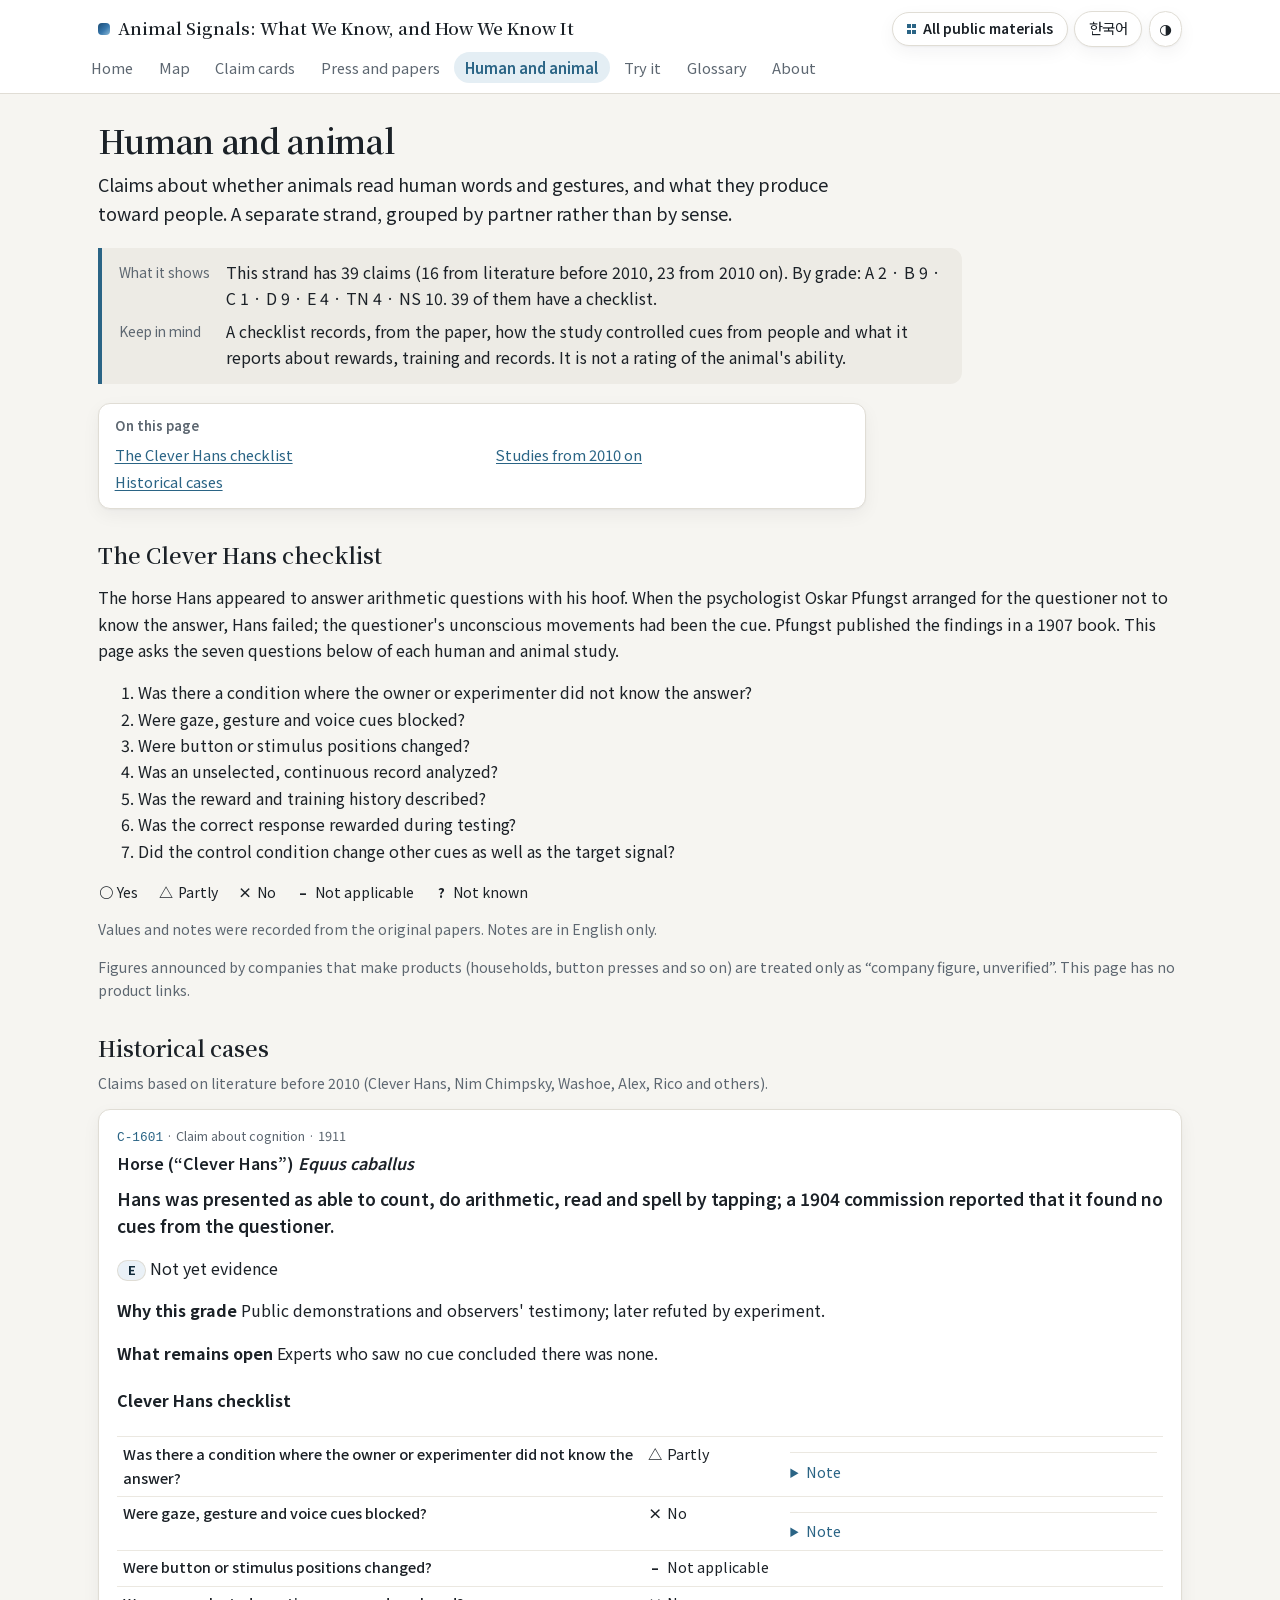
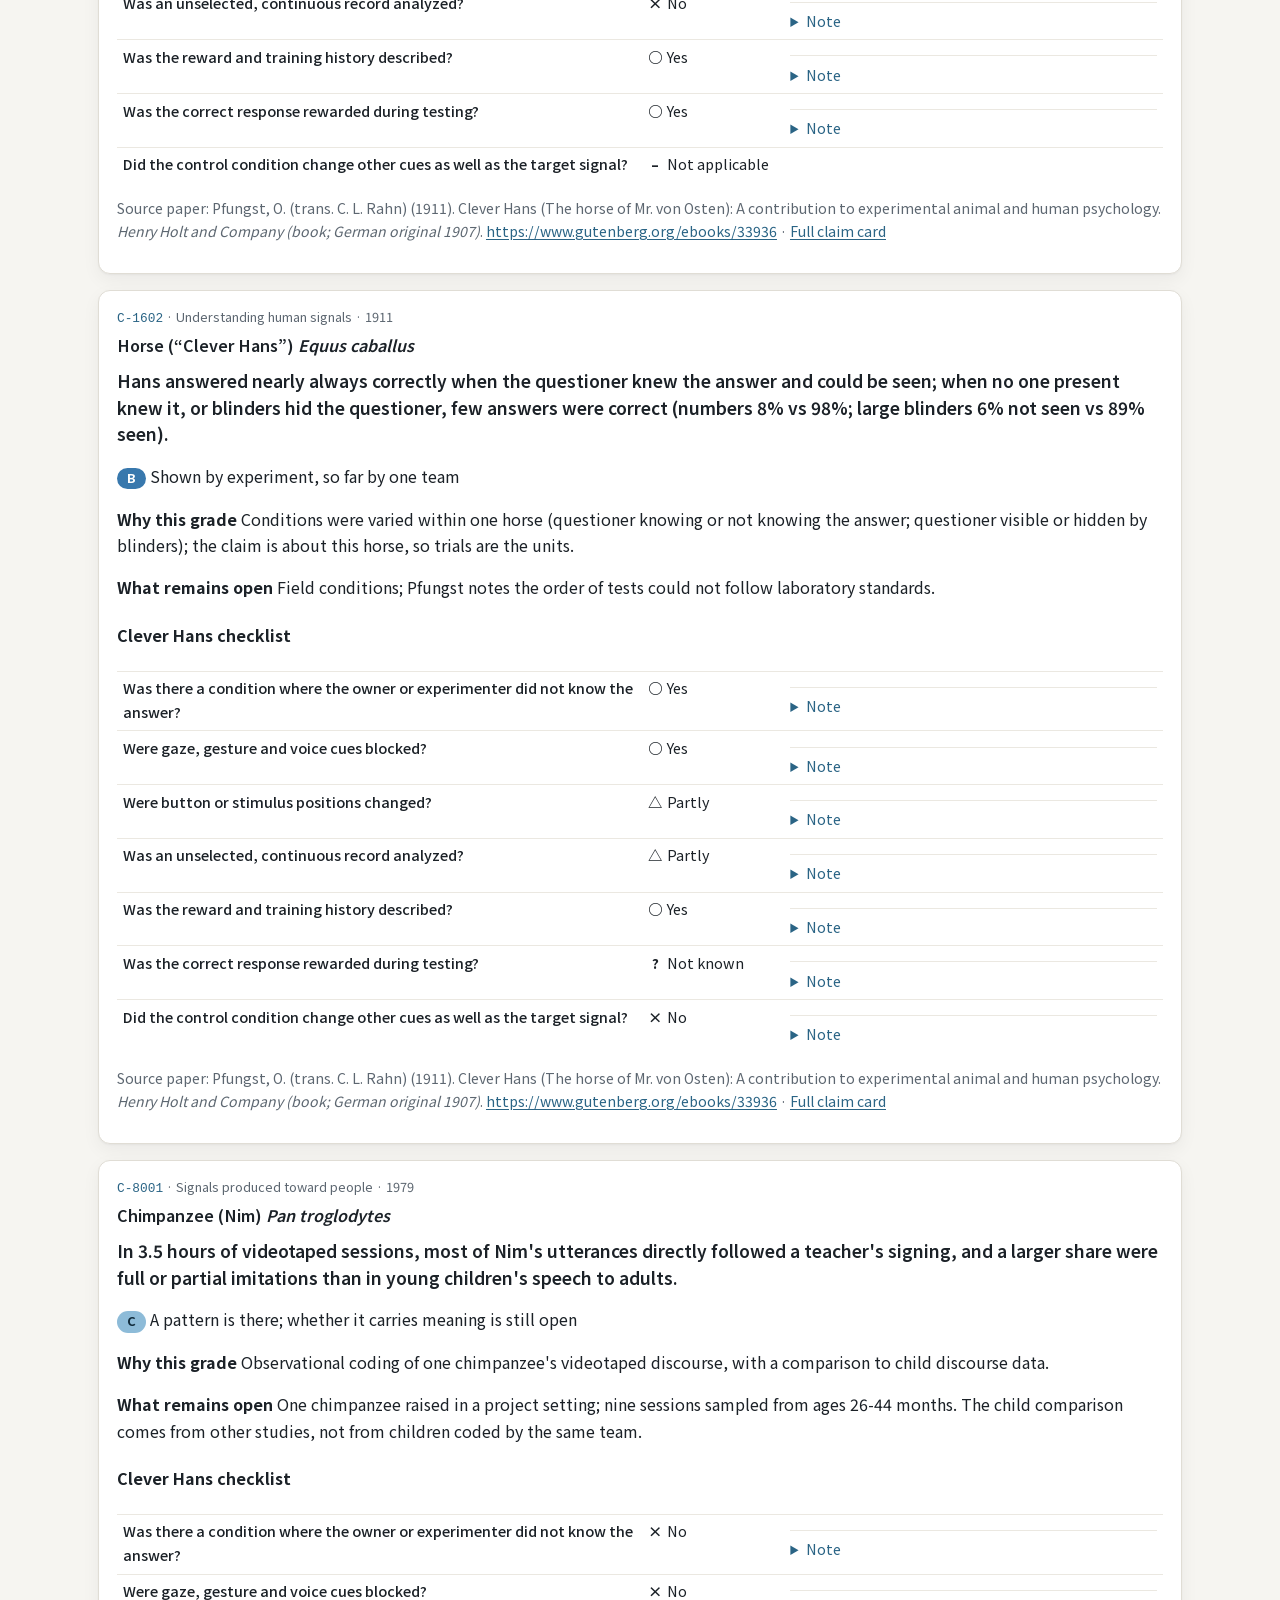
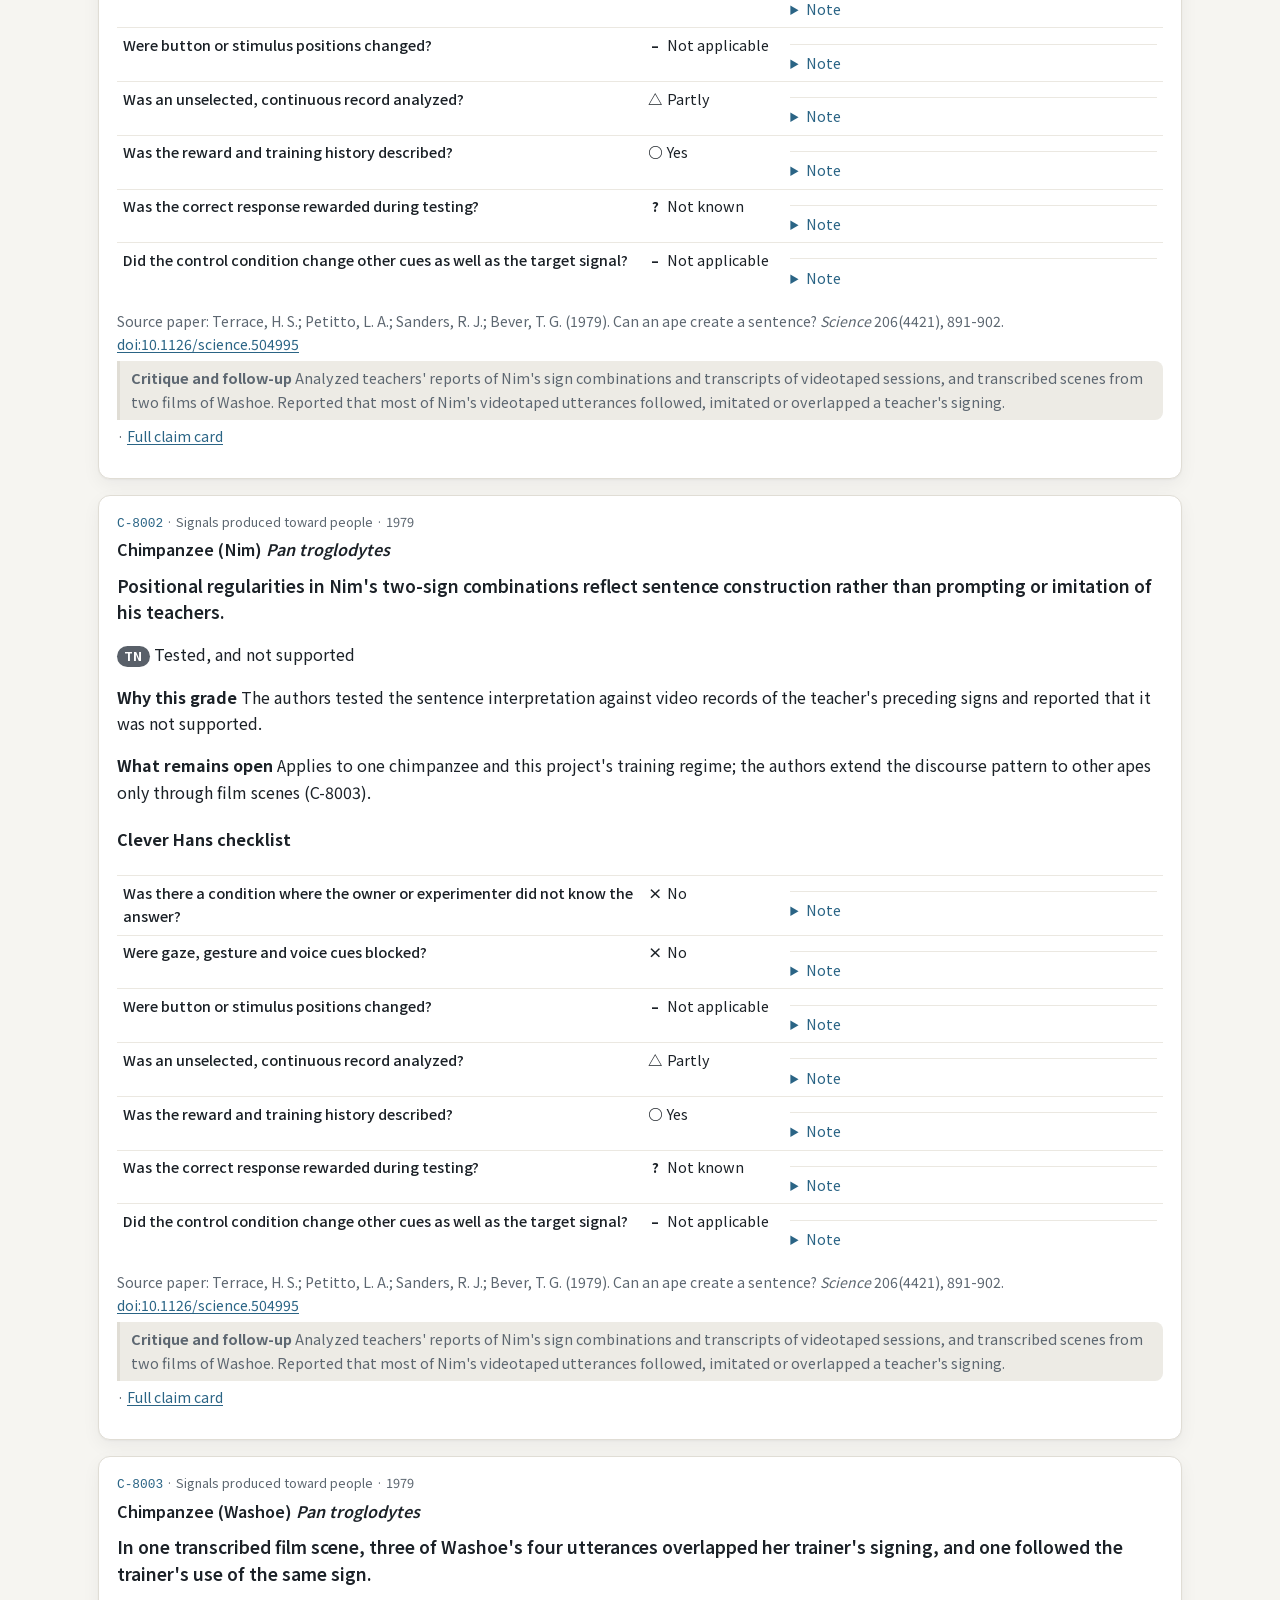
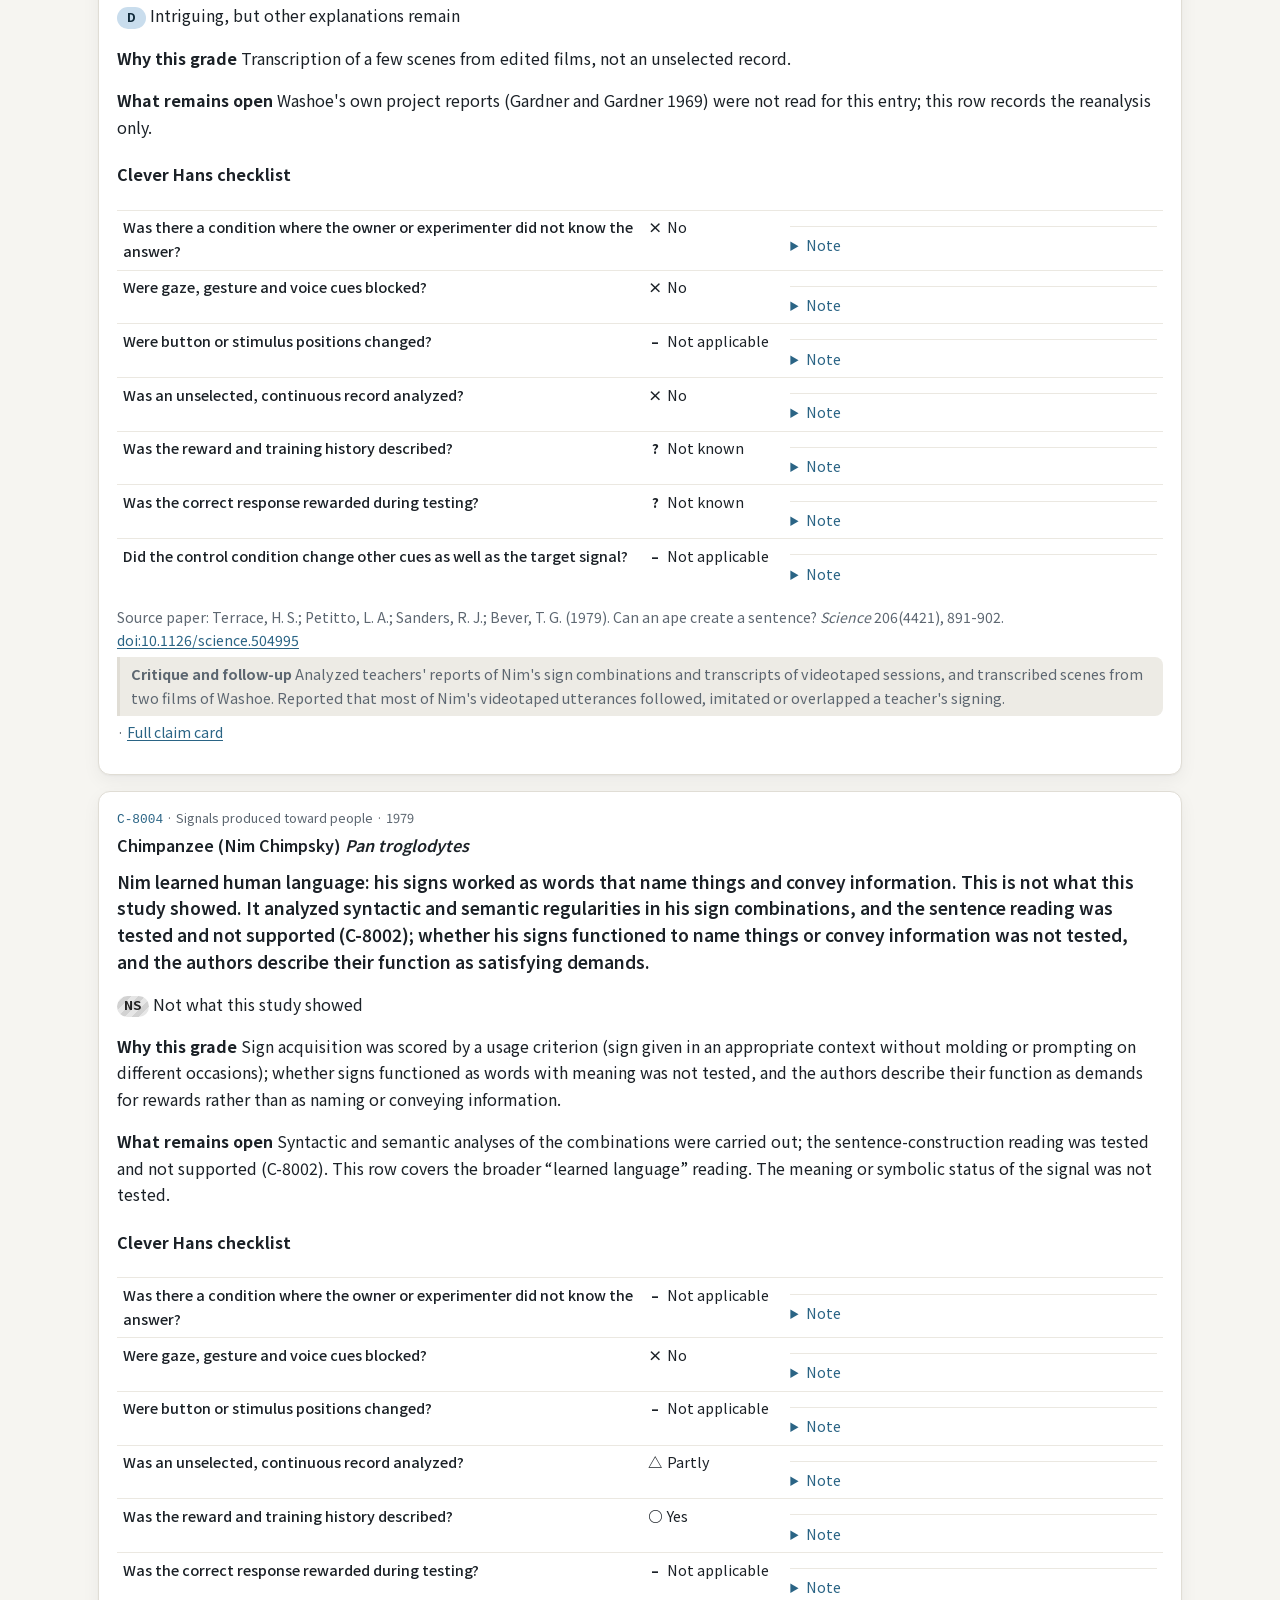
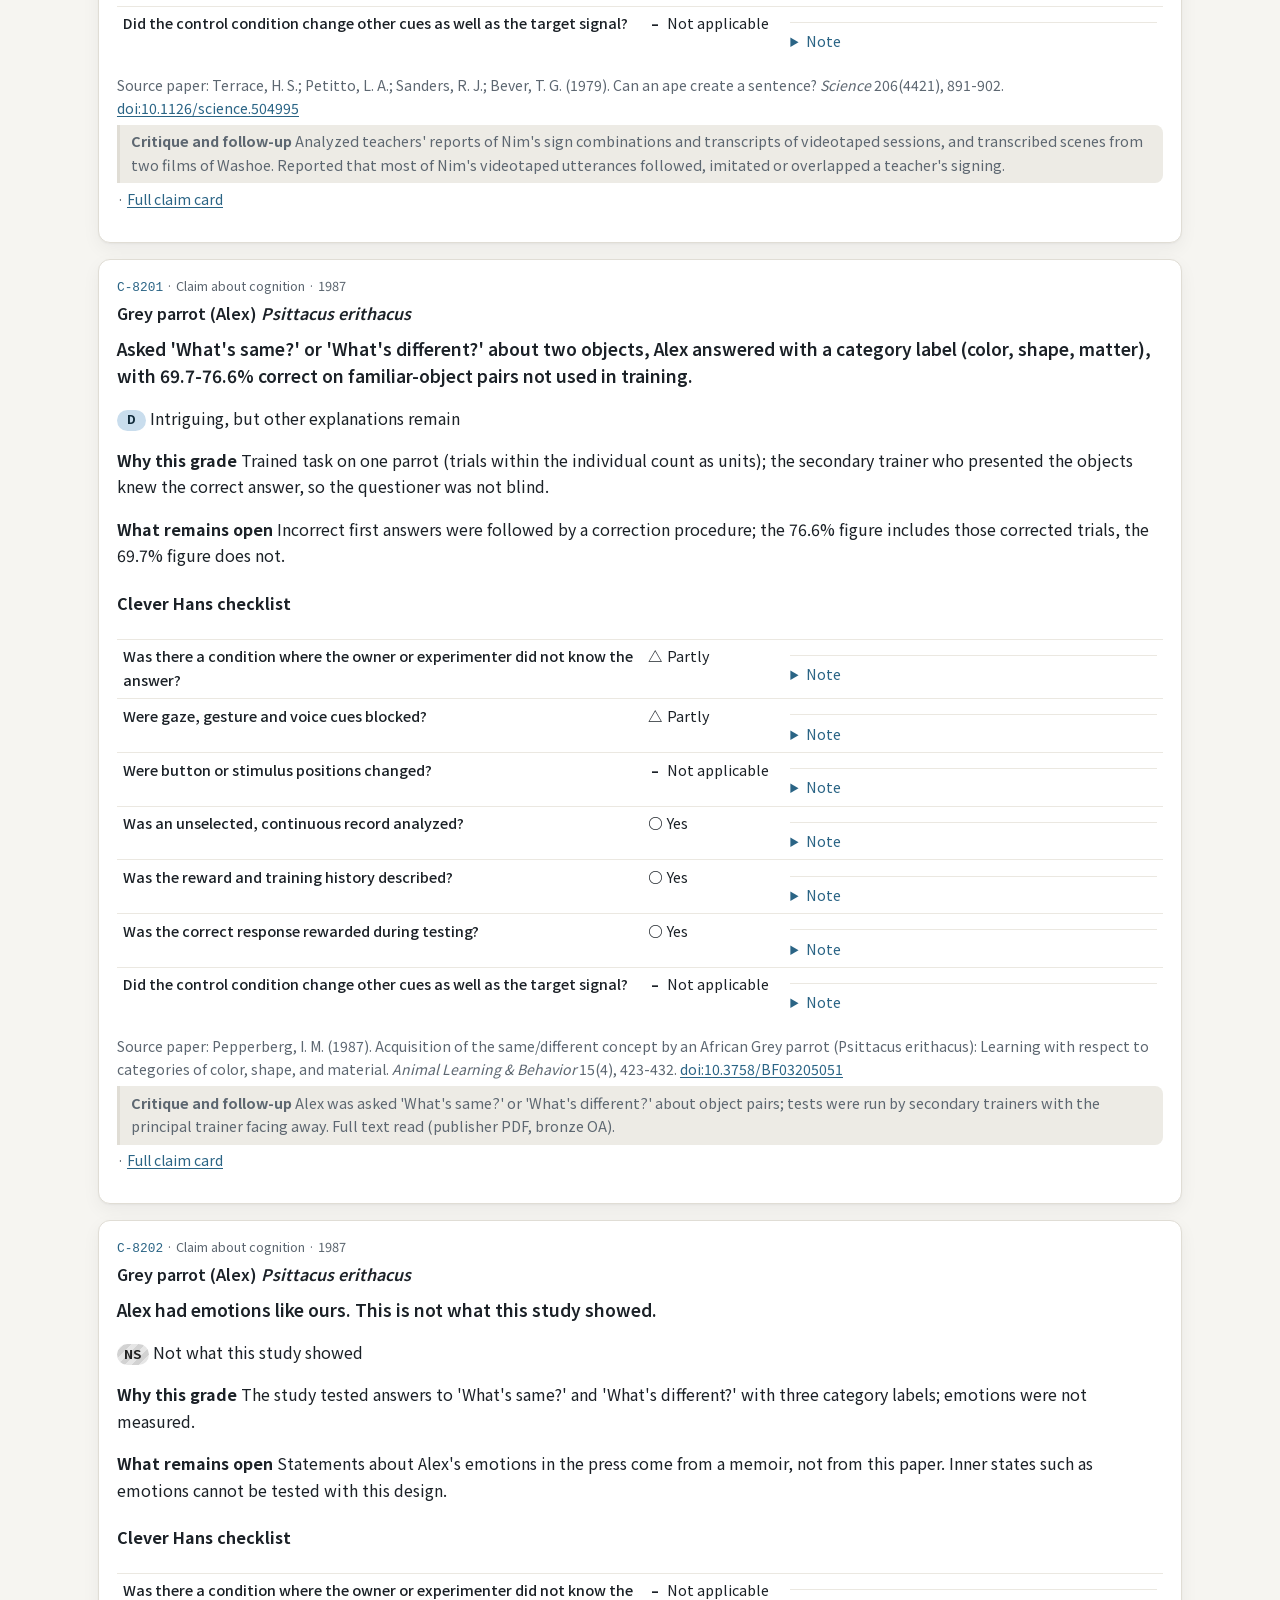
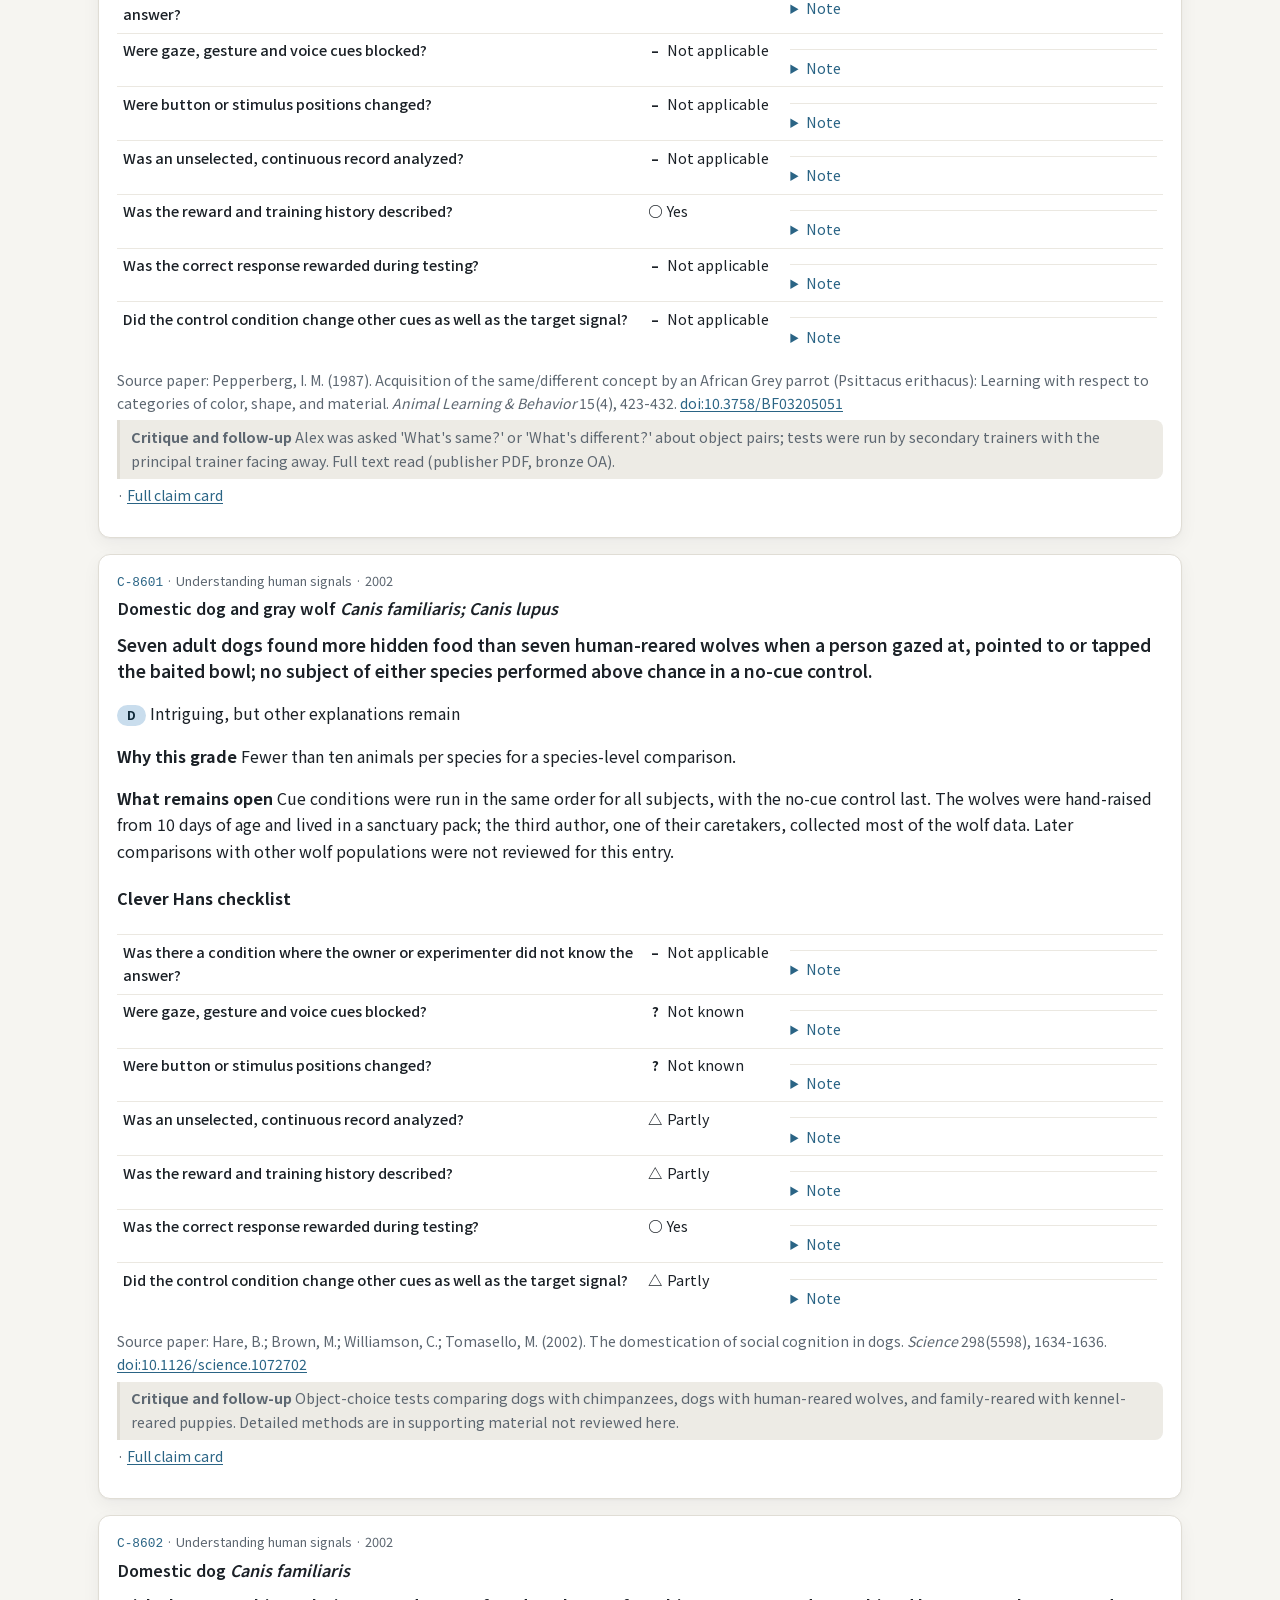
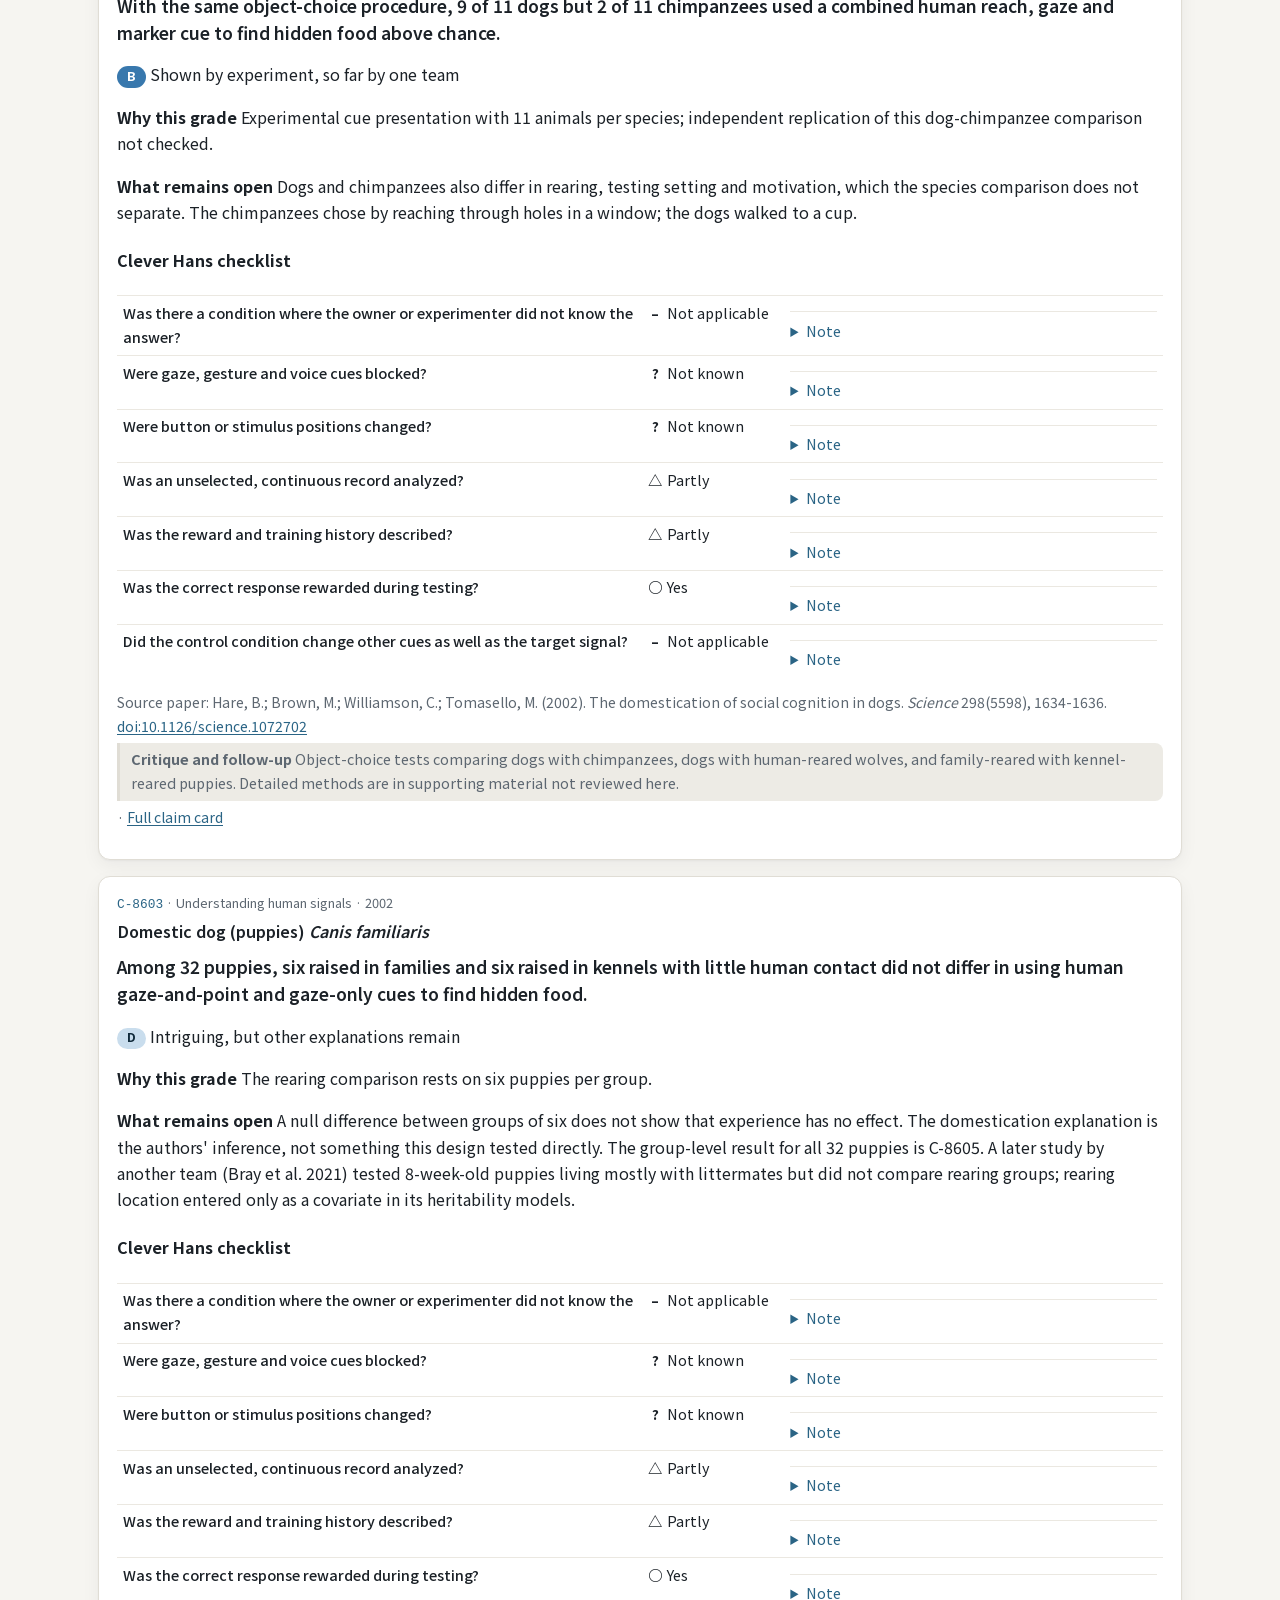
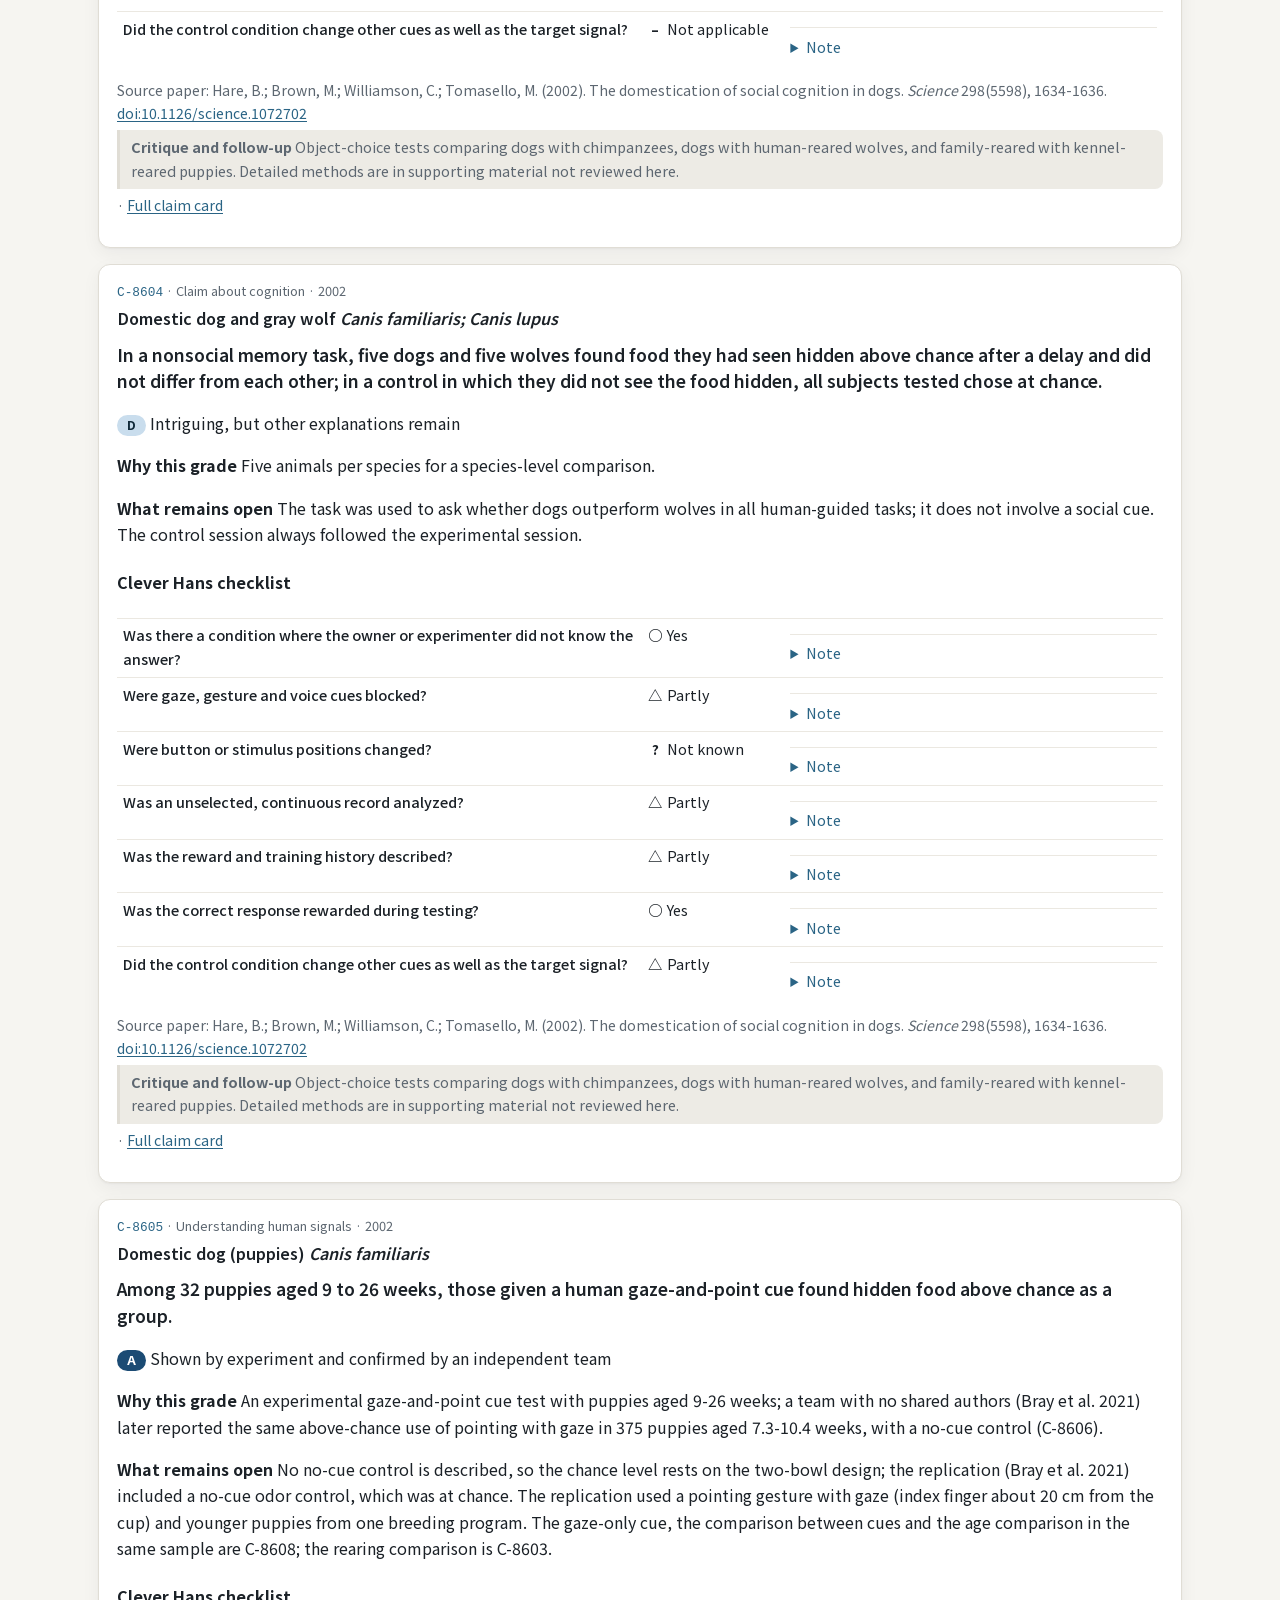
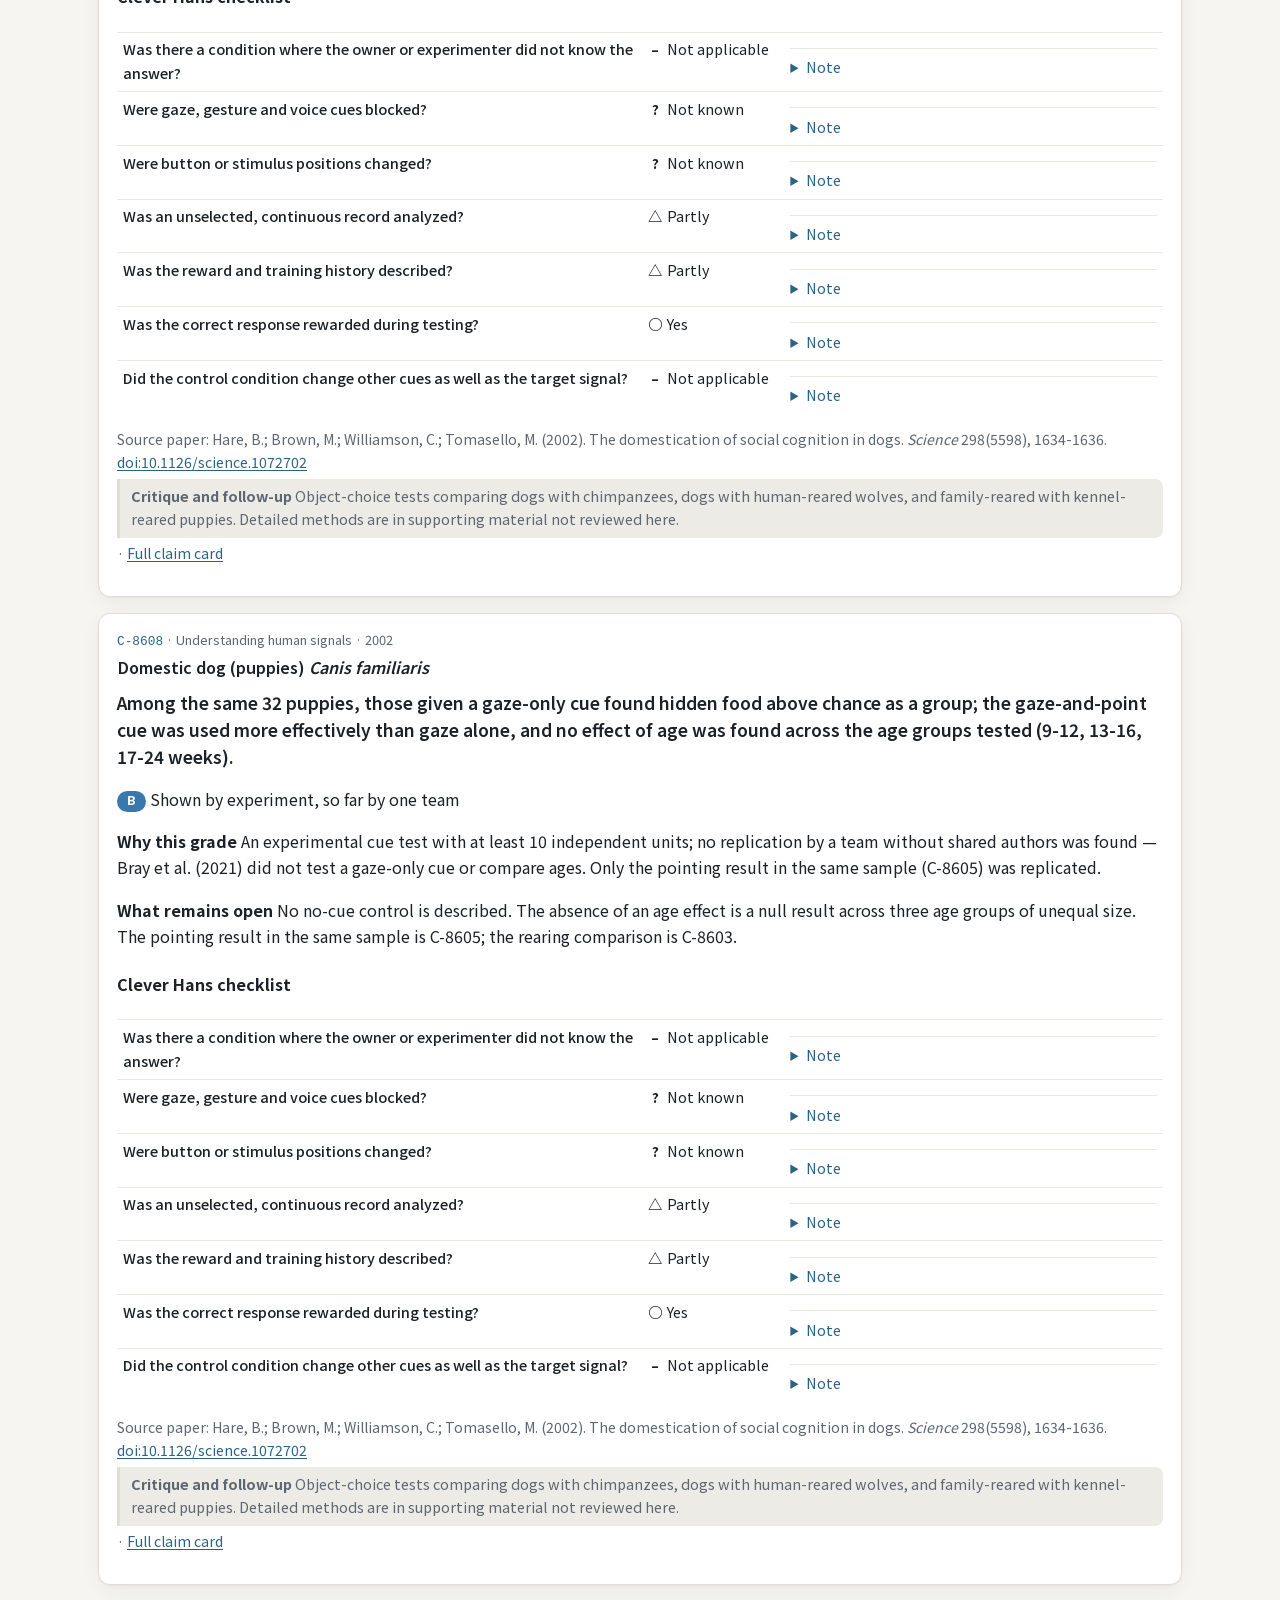
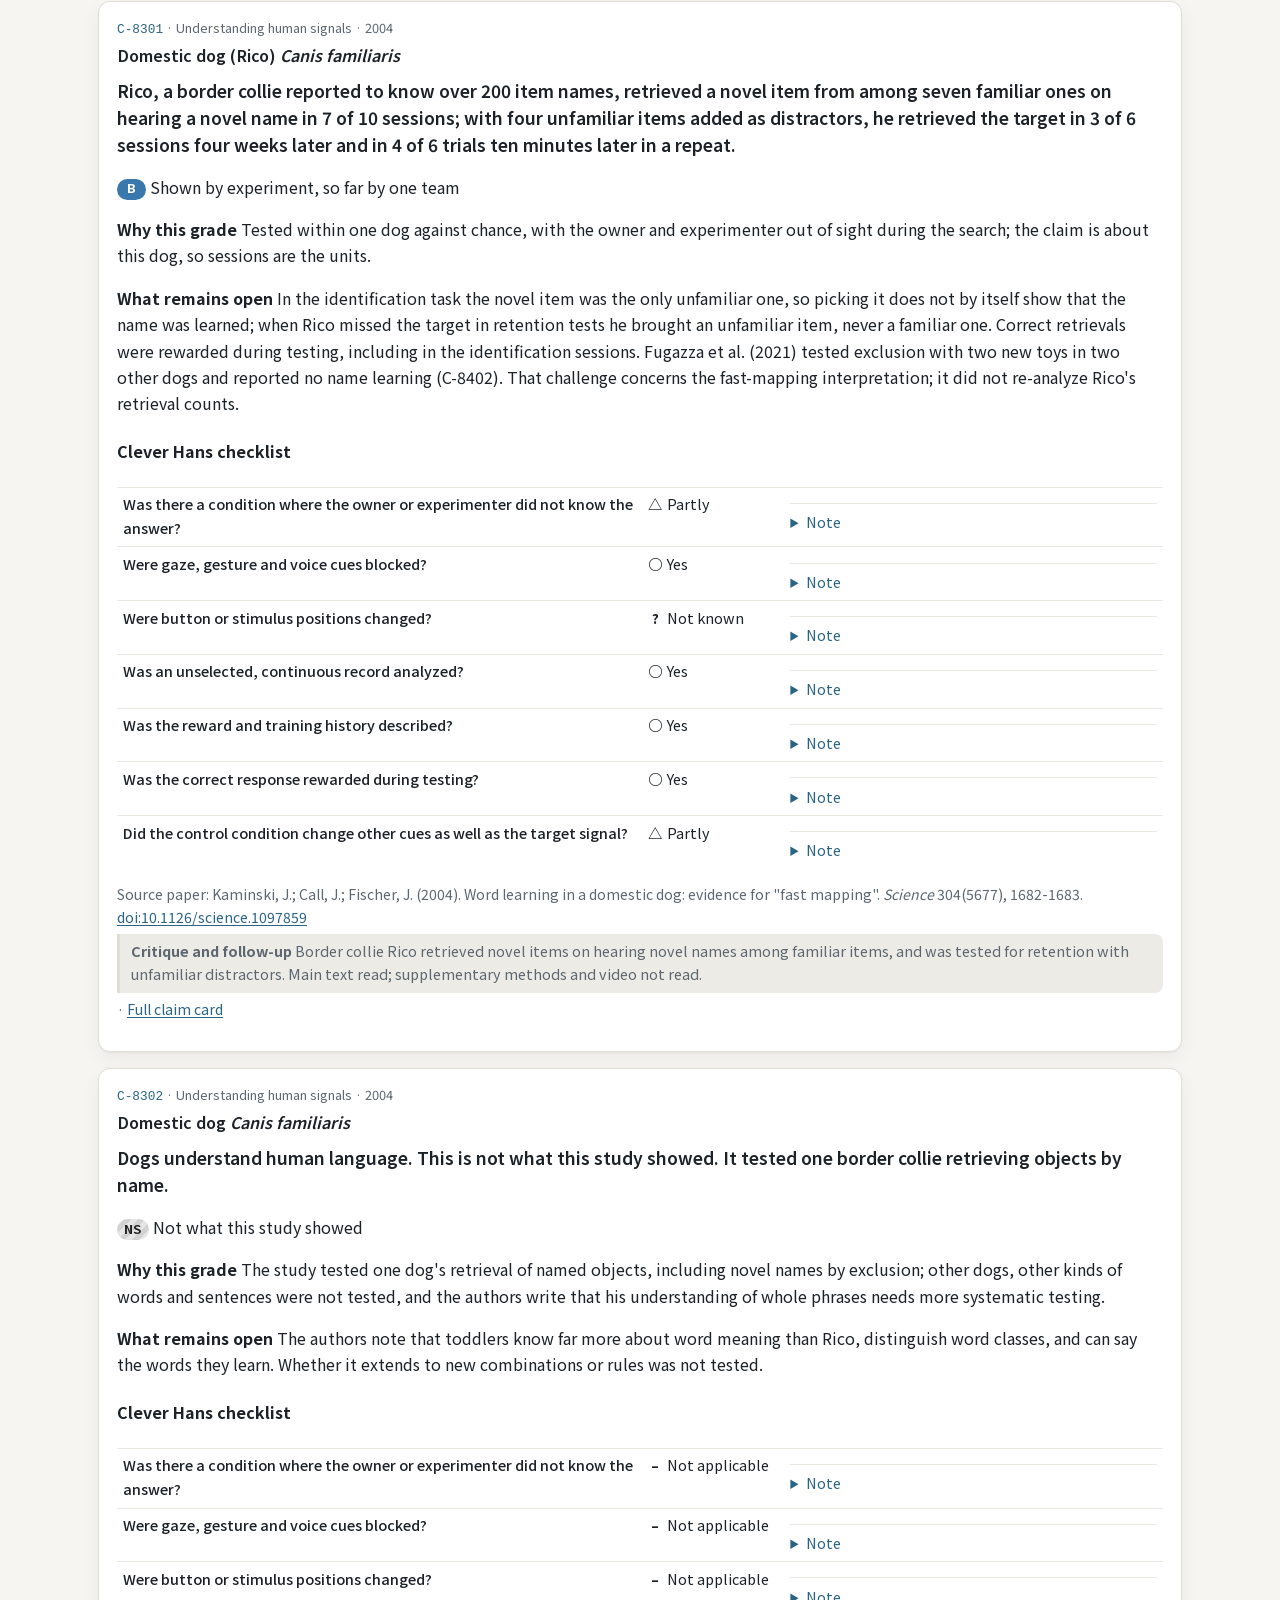
<file: aic.html>
<!DOCTYPE html>
<html lang="ko" class="lang-ko" data-title-ko="사람과 동물 | 동물의 신호, 어디까지 알았나" data-title-en="Human and animal | Animal Signals">
<head>
<meta charset="utf-8">
<meta name="viewport" content="width=device-width, initial-scale=1">
<title>사람과 동물 / Human and animal | 동물의 신호, 어디까지 알았나 / Animal Signals</title>
<link rel="stylesheet" href="assets/site.css">
<script>(function(){var th;try{th=localStorage.getItem("as-theme")}catch(e){}if(th==="light"||th==="dark"){document.documentElement.setAttribute("data-theme",th)}var l=new URLSearchParams(location.search).get("lang");if(l==="ko"||l==="en"){try{localStorage.setItem("as-lang",l)}catch(e){}}else{try{l=localStorage.getItem("as-lang")}catch(e){}}if(l!=="ko"&&l!=="en"){l=(navigator.language||"").toLowerCase().indexOf("ko")===0?"ko":"en"}var d=document.documentElement;d.className="lang-"+l;d.lang=l;var tt=d.getAttribute("data-title-"+l);if(tt){document.title=tt}})();</script>

</head>
<body>
<header class="top">
<div class="wrap toprow">
<a class="brand" href="index.html"><span class="ko" lang="ko">동물의 신호, 어디까지 알았나</span><span class="en" lang="en">Animal Signals: What We Know, and How We Know It</span></a>
<div class="btns"><a class="hub ko" lang="ko" href="https://bowonkwon.github.io/">공개 자료 허브</a><a class="hub en" lang="en" href="https://bowonkwon.github.io/en/">All public materials</a><button type="button" id="langbtn" class="langbtn" aria-label="Language / 언어"><span class="ko" lang="en">English</span><span class="en" lang="ko">한국어</span></button>
<button type="button" id="themebtn" class="langbtn themebtn" aria-label="밝게/어둡게 / Light or dark" title="밝게/어둡게 · Light/dark">&#9681;</button></div>
</div>
<nav class="wrap nav" aria-label="사이트" data-aria-ko="사이트" data-aria-en="Site"><a href="index.html"><span class="ko" lang="ko">처음</span><span class="en" lang="en">Home</span></a><a href="map.html"><span class="ko" lang="ko">지도</span><span class="en" lang="en">Map</span></a><a href="claims.html"><span class="ko" lang="ko">주장 카드</span><span class="en" lang="en">Claim cards</span></a><a href="press.html"><span class="ko" lang="ko">보도와 논문, 나란히</span><span class="en" lang="en">Press and papers</span></a><a href="aic.html" aria-current="page"><span class="ko" lang="ko">사람과 동물</span><span class="en" lang="en">Human and animal</span></a><a href="try.html"><span class="ko" lang="ko">직접 해 보기</span><span class="en" lang="en">Try it</span></a><a href="glossary.html"><span class="ko" lang="ko">용어</span><span class="en" lang="en">Glossary</span></a><a href="about.html"><span class="ko" lang="ko">소개</span><span class="en" lang="en">About</span></a></nav>
</header>
<main class="wrap">
<h1><span class="ko" lang="ko">사람과 동물</span><span class="en" lang="en">Human and animal</span></h1>
<p class="lead"><span class="ko" lang="ko">동물이 사람의 말과 몸짓을 읽는가, 사람에게 무엇을 내는가를 다룬 주장들이다. 감각이 아니라 상대가 사람이라는 점으로 묶은 별도 갈래다.</span><span class="en" lang="en">Claims about whether animals read human words and gestures, and what they produce toward people. A separate strand, grouped by partner rather than by sense.</span></p>
<aside class="sumbox"><dl><dt><span class="ko" lang="ko">보이는 것</span><span class="en" lang="en">What it shows</span></dt><dd><span class="ko" lang="ko">이 갈래의 주장은 39개다(2010년 이전 문헌에 근거한 주장 16개, 2010년부터의 문헌에 근거한 주장 23개). 등급별 수는 A 2 · B 9 · C 1 · D 9 · E 4 · TN 4 · NS 10이고, 점검표가 붙은 주장은 39개다.</span><span class="en" lang="en">This strand has 39 claims (16 from literature before 2010, 23 from 2010 on). By grade: A 2 · B 9 · C 1 · D 9 · E 4 · TN 4 · NS 10. 39 of them have a checklist.</span></dd><dt><span class="ko" lang="ko">조심할 것</span><span class="en" lang="en">Keep in mind</span></dt><dd><span class="ko" lang="ko">점검표는 연구가 사람의 단서를 어떻게 통제했는지와 보상 · 훈련 · 기록의 조건을 논문에서 읽어 적은 것이다. 동물의 능력을 평가한 표가 아니다.</span><span class="en" lang="en">A checklist records, from the paper, how the study controlled cues from people and what it reports about rewards, training and records. It is not a rating of the animal&#x27;s ability.</span></dd></dl></aside>
<nav class="toc" id="toc" aria-label="이 면의 절" data-aria-ko="이 면의 절" data-aria-en="On this page"><b class="ko" lang="ko">이 면의 절</b><b class="en" lang="en">On this page</b><ul><li><a href="#checklist"><span class="ko" lang="ko">영리한 한스 점검표</span><span class="en" lang="en">The Clever Hans checklist</span></a></li><li><a href="#historical"><span class="ko" lang="ko">역사 사례</span><span class="en" lang="en">Historical cases</span></a></li><li><a href="#since-2010"><span class="ko" lang="ko">2010년 이후 연구</span><span class="en" lang="en">Studies from 2010 on</span></a></li></ul></nav>
<section><h2 id="checklist"><span class="ko" lang="ko">영리한 한스 점검표</span><span class="en" lang="en">The Clever Hans checklist</span><a class="hx" href="#checklist" aria-label="‘영리한 한스 점검표’ 절로 바로 가는 링크" data-aria-ko="‘영리한 한스 점검표’ 절로 바로 가는 링크" data-aria-en="Link to the section ‘The Clever Hans checklist’">#</a></h2>
<p><span class="ko" lang="ko">말 한스는 계산 문제에 발굽으로 답하는 것처럼 보였다. 심리학자 오스카 풍스트가 질문자가 답을 모르게 하자 한스는 맞히지 못했고, 질문자의 무의식적인 몸짓이 단서였음이 드러났다. 풍스트는 이 결과를 1907년 책으로 냈다. 이 페이지는 사람과 동물 사이의 연구마다 아래 일곱 가지를 물었다.</span><span class="en" lang="en">The horse Hans appeared to answer arithmetic questions with his hoof. When the psychologist Oskar Pfungst arranged for the questioner not to know the answer, Hans failed; the questioner&#x27;s unconscious movements had been the cue. Pfungst published the findings in a 1907 book. This page asks the seven questions below of each human and animal study.</span></p>
<ol><li><span class="ko" lang="ko">보호자·실험자가 정답을 모르는 조건이 있었나</span><span class="en" lang="en">Was there a condition where the owner or experimenter did not know the answer?</span></li><li><span class="ko" lang="ko">시선·몸짓·목소리 단서를 막았나</span><span class="en" lang="en">Were gaze, gesture and voice cues blocked?</span></li><li><span class="ko" lang="ko">버튼·자극의 위치를 바꿨나</span><span class="en" lang="en">Were button or stimulus positions changed?</span></li><li><span class="ko" lang="ko">고르지 않은 연속 기록을 분석했나</span><span class="en" lang="en">Was an unselected, continuous record analyzed?</span></li><li><span class="ko" lang="ko">보상·훈련 이력을 기술했나</span><span class="en" lang="en">Was the reward and training history described?</span></li><li><span class="ko" lang="ko">시험 중에 정답 행동이 보상받았나</span><span class="en" lang="en">Was the correct response rewarded during testing?</span></li><li><span class="ko" lang="ko">대조 조건이 표적 신호 말고 다른 단서도 함께 바꿨나</span><span class="en" lang="en">Did the control condition change other cues as well as the target signal?</span></li></ol>
<ul class="aiclegend"><li><span class="sym">○</span> <span class="ko" lang="ko">예</span><span class="en" lang="en">Yes</span></li><li><span class="sym">△</span> <span class="ko" lang="ko">일부</span><span class="en" lang="en">Partly</span></li><li><span class="sym">×</span> <span class="ko" lang="ko">아니오</span><span class="en" lang="en">No</span></li><li><span class="sym">–</span> <span class="ko" lang="ko">해당 없음</span><span class="en" lang="en">Not applicable</span></li><li><span class="sym">?</span> <span class="ko" lang="ko">확인 못 함</span><span class="en" lang="en">Not known</span></li></ul>
<p class="small"><span class="ko" lang="ko">값과 메모는 원 논문을 읽고 적었다. 메모는 영어로만 남아 있다.</span><span class="en" lang="en">Values and notes were recorded from the original papers. Notes are in English only.</span></p>
<p class="small"><span class="ko" lang="ko">제품을 만드는 회사가 발표한 수치(이용 가구 수, 누른 횟수 등)는 「회사 발표, 미검증」으로만 다룬다. 이 페이지에는 제품 구매 링크가 없다.</span><span class="en" lang="en">Figures announced by companies that make products (households, button presses and so on) are treated only as “company figure, unverified”. This page has no product links.</span></p>
</section>
<section><h2 id="historical"><span class="ko" lang="ko">역사 사례</span><span class="en" lang="en">Historical cases</span><a class="hx" href="#historical" aria-label="‘역사 사례’ 절로 바로 가는 링크" data-aria-ko="‘역사 사례’ 절로 바로 가는 링크" data-aria-en="Link to the section ‘Historical cases’">#</a></h2>
<p class="small"><span class="ko" lang="ko">2010년 이전 문헌에 근거한 주장(영리한 한스, 님 침스키, 와쇼, 알렉스, 리코 등).</span><span class="en" lang="en">Claims based on literature before 2010 (Clever Hans, Nim Chimpsky, Washoe, Alex, Rico and others).</span></p>
<article class="card aic" id="C-1601">
<p class="meta"><span class="cid">C-1601</span> · <span class="ko" lang="ko">인지 능력 주장</span><span class="en" lang="en">Claim about cognition</span> · 1911</p>
<p class="species"><span class="ko" lang="ko">말(영리한 한스)</span><span class="en" lang="en">Horse (“Clever Hans”)</span> <i lang="la">Equus caballus</i></p>
<h3 class="claimtext"><span class="ko" lang="ko">말 한스는 셈·계산·읽기·철자를 할 줄 알아 발굽으로 답한다고 소개되었고, 1904년 조사단은 질문자의 신호를 찾지 못했다.</span><span class="en" lang="en">Hans was presented as able to count, do arithmetic, read and spell by tapping; a 1904 commission reported that it found no cues from the questioner.</span></h3>
<p class="gl"><span class="gradeline"><span class="badge g-E" title="E">E</span> <span class="ko" lang="ko">아직 근거라고 하기 어렵다</span><span class="en" lang="en">Not yet evidence</span></span></p>
<p><b><span class="ko" lang="ko">등급 이유</span><span class="en" lang="en">Why this grade</span></b> <span class="ko" lang="ko">공개 시연과 관찰자 증언이었고, 뒤에 실험으로 반박되었다.</span><span class="en" lang="en">Public demonstrations and observers&#x27; testimony; later refuted by experiment.</span></p>
<p><b><span class="ko" lang="ko">아직 모르는 것</span><span class="en" lang="en">What remains open</span></b> <span class="ko" lang="ko">전문가들이 신호를 보지 못한 것이 「신호가 없다」로 읽혔다.</span><span class="en" lang="en">Experts who saw no cue concluded there was none.</span></p>
<h4><span class="ko" lang="ko">영리한 한스 점검표</span><span class="en" lang="en">Clever Hans checklist</span></h4>
<table class="check"><tbody><tr><th scope="row"><span class="ko" lang="ko">보호자·실험자가 정답을 모르는 조건이 있었나</span><span class="en" lang="en">Was there a condition where the owner or experimenter did not know the answer?</span></th><td class="v v-partial"><span class="sym" aria-hidden="true">△</span> <span class="ko" lang="ko">일부</span><span class="en" lang="en">Partly</span></td><td><details><summary><span class="ko" lang="ko">메모(영어 원문)</span><span class="en" lang="en">Note</span></summary><p lang="en">Commission reports sessions without knowledge but no success rates (p.253)</p></details></td></tr><tr><th scope="row"><span class="ko" lang="ko">시선·몸짓·목소리 단서를 막았나</span><span class="en" lang="en">Were gaze, gesture and voice cues blocked?</span></th><td class="v v-no"><span class="sym" aria-hidden="true">×</span> <span class="ko" lang="ko">아니오</span><span class="en" lang="en">No</span></td><td><details><summary><span class="ko" lang="ko">메모(영어 원문)</span><span class="en" lang="en">Note</span></summary><p lang="en">Observation only, no visual barrier</p></details></td></tr><tr><th scope="row"><span class="ko" lang="ko">버튼·자극의 위치를 바꿨나</span><span class="en" lang="en">Were button or stimulus positions changed?</span></th><td class="v v-na"><span class="sym" aria-hidden="true">–</span> <span class="ko" lang="ko">해당 없음</span><span class="en" lang="en">Not applicable</span></td><td></td></tr><tr><th scope="row"><span class="ko" lang="ko">고르지 않은 연속 기록을 분석했나</span><span class="en" lang="en">Was an unselected, continuous record analyzed?</span></th><td class="v v-no"><span class="sym" aria-hidden="true">×</span> <span class="ko" lang="ko">아니오</span><span class="en" lang="en">No</span></td><td><details><summary><span class="ko" lang="ko">메모(영어 원문)</span><span class="en" lang="en">Note</span></summary><p lang="en">Public demonstrations</p></details></td></tr><tr><th scope="row"><span class="ko" lang="ko">보상·훈련 이력을 기술했나</span><span class="en" lang="en">Was the reward and training history described?</span></th><td class="v v-yes"><span class="sym" aria-hidden="true">○</span> <span class="ko" lang="ko">예</span><span class="en" lang="en">Yes</span></td><td><details><summary><span class="ko" lang="ko">메모(영어 원문)</span><span class="en" lang="en">Note</span></summary><p lang="en">Training described later by Stumpf (Supplement I)</p></details></td></tr><tr><th scope="row"><span class="ko" lang="ko">시험 중에 정답 행동이 보상받았나</span><span class="en" lang="en">Was the correct response rewarded during testing?</span></th><td class="v v-yes"><span class="sym" aria-hidden="true">○</span> <span class="ko" lang="ko">예</span><span class="en" lang="en">Yes</span></td><td><details><summary><span class="ko" lang="ko">메모(영어 원문)</span><span class="en" lang="en">Note</span></summary><p lang="en">Hans was given carrots and bread during demonstrations</p></details></td></tr><tr><th scope="row"><span class="ko" lang="ko">대조 조건이 표적 신호 말고 다른 단서도 함께 바꿨나</span><span class="en" lang="en">Did the control condition change other cues as well as the target signal?</span></th><td class="v v-na"><span class="sym" aria-hidden="true">–</span> <span class="ko" lang="ko">해당 없음</span><span class="en" lang="en">Not applicable</span></td><td></td></tr></tbody></table>
<div class="srcp small"><span class="ko" lang="ko">원 논문</span><span class="en" lang="en">Source paper</span>: Pfungst, O. (trans. C. L. Rahn) (1911). Clever Hans (The horse of Mr. von Osten): A contribution to experimental animal and human psychology. <i>Henry Holt and Company (book; German original 1907)</i>. <a href="https://www.gutenberg.org/ebooks/33936" rel="noopener">https://www.gutenberg.org/ebooks/33936</a> · <a href="claims.html#C-1601"><span class="ko" lang="ko">주장 카드 전체</span><span class="en" lang="en">Full claim card</span></a></div>
</article><article class="card aic" id="C-1602">
<p class="meta"><span class="cid">C-1602</span> · <span class="ko" lang="ko">사람 신호 이해</span><span class="en" lang="en">Understanding human signals</span> · 1911</p>
<p class="species"><span class="ko" lang="ko">말(영리한 한스)</span><span class="en" lang="en">Horse (“Clever Hans”)</span> <i lang="la">Equus caballus</i></p>
<h3 class="claimtext"><span class="ko" lang="ko">한스는 질문자가 답을 알고 눈에 보일 때 거의 다 맞혔다. 아무도 답을 모르거나 눈가리개로 질문자를 못 보게 하면 맞힌 답이 드물었다(숫자 읽기 8% 대 98%, 큰 눈가리개에서 질문자가 안 보일 때 6% 대 보일 때 89%).</span><span class="en" lang="en">Hans answered nearly always correctly when the questioner knew the answer and could be seen; when no one present knew it, or blinders hid the questioner, few answers were correct (numbers 8% vs 98%; large blinders 6% not seen vs 89% seen).</span></h3>
<p class="gl"><span class="gradeline"><span class="badge g-B" title="B">B</span> <span class="ko" lang="ko">실험으로 확인됐지만 아직 한 팀 결과다</span><span class="en" lang="en">Shown by experiment, so far by one team</span></span></p>
<p><b><span class="ko" lang="ko">등급 이유</span><span class="en" lang="en">Why this grade</span></b> <span class="ko" lang="ko">한 말 안에서 조건(질문자가 답을 아는지, 눈가리개로 질문자가 가려지는지)을 바꾸었다. 주장이 이 말에 관한 것이므로 시행이 단위다.</span><span class="en" lang="en">Conditions were varied within one horse (questioner knowing or not knowing the answer; questioner visible or hidden by blinders); the claim is about this horse, so trials are the units.</span></p>
<p><b><span class="ko" lang="ko">아직 모르는 것</span><span class="en" lang="en">What remains open</span></b> <span class="ko" lang="ko">야외 조건이어서 실험실 수준의 순서 배치를 지키지 못했다고 Pfungst가 적었다.</span><span class="en" lang="en">Field conditions; Pfungst notes the order of tests could not follow laboratory standards.</span></p>
<h4><span class="ko" lang="ko">영리한 한스 점검표</span><span class="en" lang="en">Clever Hans checklist</span></h4>
<table class="check"><tbody><tr><th scope="row"><span class="ko" lang="ko">보호자·실험자가 정답을 모르는 조건이 있었나</span><span class="en" lang="en">Was there a condition where the owner or experimenter did not know the answer?</span></th><td class="v v-yes"><span class="sym" aria-hidden="true">○</span> <span class="ko" lang="ko">예</span><span class="en" lang="en">Yes</span></td><td><details><summary><span class="ko" lang="ko">메모(영어 원문)</span><span class="en" lang="en">Note</span></summary><p lang="en">“Without knowledge” procedure (pp. 35-37)</p></details></td></tr><tr><th scope="row"><span class="ko" lang="ko">시선·몸짓·목소리 단서를 막았나</span><span class="en" lang="en">Were gaze, gesture and voice cues blocked?</span></th><td class="v v-yes"><span class="sym" aria-hidden="true">○</span> <span class="ko" lang="ko">예</span><span class="en" lang="en">Yes</span></td><td><details><summary><span class="ko" lang="ko">메모(영어 원문)</span><span class="en" lang="en">Note</span></summary><p lang="en">Blinders, with visibility recorded (pp. 43-44)</p></details></td></tr><tr><th scope="row"><span class="ko" lang="ko">버튼·자극의 위치를 바꿨나</span><span class="en" lang="en">Were button or stimulus positions changed?</span></th><td class="v v-partial"><span class="sym" aria-hidden="true">△</span> <span class="ko" lang="ko">일부</span><span class="en" lang="en">Partly</span></td><td><details><summary><span class="ko" lang="ko">메모(영어 원문)</span><span class="en" lang="en">Note</span></summary><p lang="en">Word boards arranged so the questioner could not find them at once</p></details></td></tr><tr><th scope="row"><span class="ko" lang="ko">고르지 않은 연속 기록을 분석했나</span><span class="en" lang="en">Was an unselected, continuous record analyzed?</span></th><td class="v v-partial"><span class="sym" aria-hidden="true">△</span> <span class="ko" lang="ko">일부</span><span class="en" lang="en">Partly</span></td><td><details><summary><span class="ko" lang="ko">메모(영어 원문)</span><span class="en" lang="en">Note</span></summary><p lang="en">All trials and failures reported; order followed field conditions</p></details></td></tr><tr><th scope="row"><span class="ko" lang="ko">보상·훈련 이력을 기술했나</span><span class="en" lang="en">Was the reward and training history described?</span></th><td class="v v-yes"><span class="sym" aria-hidden="true">○</span> <span class="ko" lang="ko">예</span><span class="en" lang="en">Yes</span></td><td><details><summary><span class="ko" lang="ko">메모(영어 원문)</span><span class="en" lang="en">Note</span></summary><p lang="en">Training and shaping discussed (Supplement I; Ch. VI)</p></details></td></tr><tr><th scope="row"><span class="ko" lang="ko">시험 중에 정답 행동이 보상받았나</span><span class="en" lang="en">Was the correct response rewarded during testing?</span></th><td class="v v-UNK"><span class="sym" aria-hidden="true">?</span> <span class="ko" lang="ko">확인 못 함</span><span class="en" lang="en">Not known</span></td><td><details><summary><span class="ko" lang="ko">메모(영어 원문)</span><span class="en" lang="en">Note</span></summary><p lang="en">Not checked for the test sessions</p></details></td></tr><tr><th scope="row"><span class="ko" lang="ko">대조 조건이 표적 신호 말고 다른 단서도 함께 바꿨나</span><span class="en" lang="en">Did the control condition change other cues as well as the target signal?</span></th><td class="v v-no"><span class="sym" aria-hidden="true">×</span> <span class="ko" lang="ko">아니오</span><span class="en" lang="en">No</span></td><td><details><summary><span class="ko" lang="ko">메모(영어 원문)</span><span class="en" lang="en">Note</span></summary><p lang="en">Same problem repeated with knowledge</p></details></td></tr></tbody></table>
<div class="srcp small"><span class="ko" lang="ko">원 논문</span><span class="en" lang="en">Source paper</span>: Pfungst, O. (trans. C. L. Rahn) (1911). Clever Hans (The horse of Mr. von Osten): A contribution to experimental animal and human psychology. <i>Henry Holt and Company (book; German original 1907)</i>. <a href="https://www.gutenberg.org/ebooks/33936" rel="noopener">https://www.gutenberg.org/ebooks/33936</a> · <a href="claims.html#C-1602"><span class="ko" lang="ko">주장 카드 전체</span><span class="en" lang="en">Full claim card</span></a></div>
</article><article class="card aic" id="C-8001">
<p class="meta"><span class="cid">C-8001</span> · <span class="ko" lang="ko">사람에게 내는 신호</span><span class="en" lang="en">Signals produced toward people</span> · 1979</p>
<p class="species"><span class="ko" lang="ko">침팬지(님)</span><span class="en" lang="en">Chimpanzee (Nim)</span> <i lang="la">Pan troglodytes</i></p>
<h3 class="claimtext"><span class="ko" lang="ko">녹화 회기 3.5시간에서 님의 발화 대부분은 교사의 수화 바로 뒤에 나왔고, 그 가운데 교사의 수화를 그대로 또는 일부 따라 한 비율이 어린아이가 어른에게 하는 말보다 높았다.</span><span class="en" lang="en">In 3.5 hours of videotaped sessions, most of Nim&#x27;s utterances directly followed a teacher&#x27;s signing, and a larger share were full or partial imitations than in young children&#x27;s speech to adults.</span></h3>
<p class="gl"><span class="gradeline"><span class="badge g-C" title="C">C</span> <span class="ko" lang="ko">패턴은 보이지만 의미인지는 아직 모른다</span><span class="en" lang="en">A pattern is there; whether it carries meaning is still open</span></span></p>
<p><b><span class="ko" lang="ko">등급 이유</span><span class="en" lang="en">Why this grade</span></b> <span class="ko" lang="ko">한 개체의 녹화 대화를 관찰 부호화했고 아동 대화 자료와 비교했다.</span><span class="en" lang="en">Observational coding of one chimpanzee&#x27;s videotaped discourse, with a comparison to child discourse data.</span></p>
<p><b><span class="ko" lang="ko">아직 모르는 것</span><span class="en" lang="en">What remains open</span></b> <span class="ko" lang="ko">연구 환경에서 자란 침팬지 한 마리다. 생후 26~44개월 사이 9회기를 표본으로 했다. 아동 비교치는 같은 팀이 부호화한 것이 아니라 다른 연구에서 가져왔다.</span><span class="en" lang="en">One chimpanzee raised in a project setting; nine sessions sampled from ages 26-44 months. The child comparison comes from other studies, not from children coded by the same team.</span></p>
<h4><span class="ko" lang="ko">영리한 한스 점검표</span><span class="en" lang="en">Clever Hans checklist</span></h4>
<table class="check"><tbody><tr><th scope="row"><span class="ko" lang="ko">보호자·실험자가 정답을 모르는 조건이 있었나</span><span class="en" lang="en">Was there a condition where the owner or experimenter did not know the answer?</span></th><td class="v v-no"><span class="sym" aria-hidden="true">×</span> <span class="ko" lang="ko">아니오</span><span class="en" lang="en">No</span></td><td><details><summary><span class="ko" lang="ko">메모(영어 원문)</span><span class="en" lang="en">Note</span></summary><p lang="en">Teachers interacting with Nim knew the context; no condition with an uninformed signer reported.</p></details></td></tr><tr><th scope="row"><span class="ko" lang="ko">시선·몸짓·목소리 단서를 막았나</span><span class="en" lang="en">Were gaze, gesture and voice cues blocked?</span></th><td class="v v-no"><span class="sym" aria-hidden="true">×</span> <span class="ko" lang="ko">아니오</span><span class="en" lang="en">No</span></td><td><details><summary><span class="ko" lang="ko">메모(영어 원문)</span><span class="en" lang="en">Note</span></summary><p lang="en">Teachers&#x27; preceding signs were visible to Nim; this was the variable examined in the discourse analysis.</p></details></td></tr><tr><th scope="row"><span class="ko" lang="ko">버튼·자극의 위치를 바꿨나</span><span class="en" lang="en">Were button or stimulus positions changed?</span></th><td class="v v-na"><span class="sym" aria-hidden="true">–</span> <span class="ko" lang="ko">해당 없음</span><span class="en" lang="en">Not applicable</span></td><td><details><summary><span class="ko" lang="ko">메모(영어 원문)</span><span class="en" lang="en">Note</span></summary><p lang="en">No buttons or stimulus positions involved.</p></details></td></tr><tr><th scope="row"><span class="ko" lang="ko">고르지 않은 연속 기록을 분석했나</span><span class="en" lang="en">Was an unselected, continuous record analyzed?</span></th><td class="v v-partial"><span class="sym" aria-hidden="true">△</span> <span class="ko" lang="ko">일부</span><span class="en" lang="en">Partly</span></td><td><details><summary><span class="ko" lang="ko">메모(영어 원문)</span><span class="en" lang="en">Note</span></summary><p lang="en">Video corpus of nine sessions; how sessions were chosen is not stated in the main text.</p></details></td></tr><tr><th scope="row"><span class="ko" lang="ko">보상·훈련 이력을 기술했나</span><span class="en" lang="en">Was the reward and training history described?</span></th><td class="v v-yes"><span class="sym" aria-hidden="true">○</span> <span class="ko" lang="ko">예</span><span class="en" lang="en">Yes</span></td><td><details><summary><span class="ko" lang="ko">메모(영어 원문)</span><span class="en" lang="en">Note</span></summary><p lang="en">Training by molding and guidance described; signing in home and classroom settings.</p></details></td></tr><tr><th scope="row"><span class="ko" lang="ko">시험 중에 정답 행동이 보상받았나</span><span class="en" lang="en">Was the correct response rewarded during testing?</span></th><td class="v v-UNK"><span class="sym" aria-hidden="true">?</span> <span class="ko" lang="ko">확인 못 함</span><span class="en" lang="en">Not known</span></td><td><details><summary><span class="ko" lang="ko">메모(영어 원문)</span><span class="en" lang="en">Note</span></summary><p lang="en">Whether signing was rewarded within the analyzed sessions is not reported.</p></details></td></tr><tr><th scope="row"><span class="ko" lang="ko">대조 조건이 표적 신호 말고 다른 단서도 함께 바꿨나</span><span class="en" lang="en">Did the control condition change other cues as well as the target signal?</span></th><td class="v v-na"><span class="sym" aria-hidden="true">–</span> <span class="ko" lang="ko">해당 없음</span><span class="en" lang="en">Not applicable</span></td><td><details><summary><span class="ko" lang="ko">메모(영어 원문)</span><span class="en" lang="en">Note</span></summary><p lang="en">No control condition; comparison with published child discourse data.</p></details></td></tr></tbody></table>
<div class="srcp small"><span class="ko" lang="ko">원 논문</span><span class="en" lang="en">Source paper</span>: Terrace, H. S.; Petitto, L. A.; Sanders, R. J.; Bever, T. G. (1979). Can an ape create a sentence? <i>Science</i> 206(4421), 891-902. <a href="https://doi.org/10.1126/science.504995" rel="noopener">doi:10.1126/science.504995</a><div class="note"><b><span class="ko" lang="ko">반론·후속</span><span class="en" lang="en">Critique and follow-up</span></b> <span class="ko" lang="ko">님의 수화 조합 기록과 녹화 회기 전사본을 분석하고, 와쇼가 나오는 영화 두 편의 장면을 전사했다. 녹화된 님의 발화 대부분이 교사의 직전 수화에 이어지거나 그것을 따라 하거나 겹쳤다고 보고했다.</span><span class="en" lang="en">Analyzed teachers&#x27; reports of Nim&#x27;s sign combinations and transcripts of videotaped sessions, and transcribed scenes from two films of Washoe. Reported that most of Nim&#x27;s videotaped utterances followed, imitated or overlapped a teacher&#x27;s signing.</span></div> · <a href="claims.html#C-8001"><span class="ko" lang="ko">주장 카드 전체</span><span class="en" lang="en">Full claim card</span></a></div>
</article><article class="card aic" id="C-8002">
<p class="meta"><span class="cid">C-8002</span> · <span class="ko" lang="ko">사람에게 내는 신호</span><span class="en" lang="en">Signals produced toward people</span> · 1979</p>
<p class="species"><span class="ko" lang="ko">침팬지(님)</span><span class="en" lang="en">Chimpanzee (Nim)</span> <i lang="la">Pan troglodytes</i></p>
<h3 class="claimtext"><span class="ko" lang="ko">님의 두 수화 조합에 보이는 위치 규칙성은 교사의 유도나 모방이 아니라 문장 구성에서 나온다.</span><span class="en" lang="en">Positional regularities in Nim&#x27;s two-sign combinations reflect sentence construction rather than prompting or imitation of his teachers.</span></h3>
<p class="gl"><span class="gradeline"><span class="badge g-TN" title="TN">TN</span> <span class="ko" lang="ko">시험했지만 확인되지 않았다</span><span class="en" lang="en">Tested, and not supported</span></span></p>
<p><b><span class="ko" lang="ko">등급 이유</span><span class="en" lang="en">Why this grade</span></b> <span class="ko" lang="ko">저자들이 교사의 직전 수화가 담긴 녹화 기록으로 문장 해석을 시험했고 지지되지 않았다고 보고했다.</span><span class="en" lang="en">The authors tested the sentence interpretation against video records of the teacher&#x27;s preceding signs and reported that it was not supported.</span></p>
<p><b><span class="ko" lang="ko">아직 모르는 것</span><span class="en" lang="en">What remains open</span></b> <span class="ko" lang="ko">한 개체와 이 프로젝트의 훈련 방식에 대한 결과다. 다른 유인원으로의 확장은 영화 장면 분석(C-8003)으로만 뒷받침된다.</span><span class="en" lang="en">Applies to one chimpanzee and this project&#x27;s training regime; the authors extend the discourse pattern to other apes only through film scenes (C-8003).</span></p>
<h4><span class="ko" lang="ko">영리한 한스 점검표</span><span class="en" lang="en">Clever Hans checklist</span></h4>
<table class="check"><tbody><tr><th scope="row"><span class="ko" lang="ko">보호자·실험자가 정답을 모르는 조건이 있었나</span><span class="en" lang="en">Was there a condition where the owner or experimenter did not know the answer?</span></th><td class="v v-no"><span class="sym" aria-hidden="true">×</span> <span class="ko" lang="ko">아니오</span><span class="en" lang="en">No</span></td><td><details><summary><span class="ko" lang="ko">메모(영어 원문)</span><span class="en" lang="en">Note</span></summary><p lang="en">Teachers interacting with Nim knew the context; no condition with an uninformed signer reported.</p></details></td></tr><tr><th scope="row"><span class="ko" lang="ko">시선·몸짓·목소리 단서를 막았나</span><span class="en" lang="en">Were gaze, gesture and voice cues blocked?</span></th><td class="v v-no"><span class="sym" aria-hidden="true">×</span> <span class="ko" lang="ko">아니오</span><span class="en" lang="en">No</span></td><td><details><summary><span class="ko" lang="ko">메모(영어 원문)</span><span class="en" lang="en">Note</span></summary><p lang="en">Teachers&#x27; preceding signs were visible to Nim; this was the variable examined in the discourse analysis.</p></details></td></tr><tr><th scope="row"><span class="ko" lang="ko">버튼·자극의 위치를 바꿨나</span><span class="en" lang="en">Were button or stimulus positions changed?</span></th><td class="v v-na"><span class="sym" aria-hidden="true">–</span> <span class="ko" lang="ko">해당 없음</span><span class="en" lang="en">Not applicable</span></td><td><details><summary><span class="ko" lang="ko">메모(영어 원문)</span><span class="en" lang="en">Note</span></summary><p lang="en">No buttons or stimulus positions involved.</p></details></td></tr><tr><th scope="row"><span class="ko" lang="ko">고르지 않은 연속 기록을 분석했나</span><span class="en" lang="en">Was an unselected, continuous record analyzed?</span></th><td class="v v-partial"><span class="sym" aria-hidden="true">△</span> <span class="ko" lang="ko">일부</span><span class="en" lang="en">Partly</span></td><td><details><summary><span class="ko" lang="ko">메모(영어 원문)</span><span class="en" lang="en">Note</span></summary><p lang="en">Video corpus of nine sessions; how sessions were chosen is not stated in the main text.</p></details></td></tr><tr><th scope="row"><span class="ko" lang="ko">보상·훈련 이력을 기술했나</span><span class="en" lang="en">Was the reward and training history described?</span></th><td class="v v-yes"><span class="sym" aria-hidden="true">○</span> <span class="ko" lang="ko">예</span><span class="en" lang="en">Yes</span></td><td><details><summary><span class="ko" lang="ko">메모(영어 원문)</span><span class="en" lang="en">Note</span></summary><p lang="en">Training by molding and guidance described; signing in home and classroom settings.</p></details></td></tr><tr><th scope="row"><span class="ko" lang="ko">시험 중에 정답 행동이 보상받았나</span><span class="en" lang="en">Was the correct response rewarded during testing?</span></th><td class="v v-UNK"><span class="sym" aria-hidden="true">?</span> <span class="ko" lang="ko">확인 못 함</span><span class="en" lang="en">Not known</span></td><td><details><summary><span class="ko" lang="ko">메모(영어 원문)</span><span class="en" lang="en">Note</span></summary><p lang="en">Whether signing was rewarded within the analyzed sessions is not reported.</p></details></td></tr><tr><th scope="row"><span class="ko" lang="ko">대조 조건이 표적 신호 말고 다른 단서도 함께 바꿨나</span><span class="en" lang="en">Did the control condition change other cues as well as the target signal?</span></th><td class="v v-na"><span class="sym" aria-hidden="true">–</span> <span class="ko" lang="ko">해당 없음</span><span class="en" lang="en">Not applicable</span></td><td><details><summary><span class="ko" lang="ko">메모(영어 원문)</span><span class="en" lang="en">Note</span></summary><p lang="en">No control condition; comparison with published child discourse data.</p></details></td></tr></tbody></table>
<div class="srcp small"><span class="ko" lang="ko">원 논문</span><span class="en" lang="en">Source paper</span>: Terrace, H. S.; Petitto, L. A.; Sanders, R. J.; Bever, T. G. (1979). Can an ape create a sentence? <i>Science</i> 206(4421), 891-902. <a href="https://doi.org/10.1126/science.504995" rel="noopener">doi:10.1126/science.504995</a><div class="note"><b><span class="ko" lang="ko">반론·후속</span><span class="en" lang="en">Critique and follow-up</span></b> <span class="ko" lang="ko">님의 수화 조합 기록과 녹화 회기 전사본을 분석하고, 와쇼가 나오는 영화 두 편의 장면을 전사했다. 녹화된 님의 발화 대부분이 교사의 직전 수화에 이어지거나 그것을 따라 하거나 겹쳤다고 보고했다.</span><span class="en" lang="en">Analyzed teachers&#x27; reports of Nim&#x27;s sign combinations and transcripts of videotaped sessions, and transcribed scenes from two films of Washoe. Reported that most of Nim&#x27;s videotaped utterances followed, imitated or overlapped a teacher&#x27;s signing.</span></div> · <a href="claims.html#C-8002"><span class="ko" lang="ko">주장 카드 전체</span><span class="en" lang="en">Full claim card</span></a></div>
</article><article class="card aic" id="C-8003">
<p class="meta"><span class="cid">C-8003</span> · <span class="ko" lang="ko">사람에게 내는 신호</span><span class="en" lang="en">Signals produced toward people</span> · 1979</p>
<p class="species"><span class="ko" lang="ko">침팬지(와쇼)</span><span class="en" lang="en">Chimpanzee (Washoe)</span> <i lang="la">Pan troglodytes</i></p>
<h3 class="claimtext"><span class="ko" lang="ko">전사한 영화 한 장면에서 와쇼의 발화 넷 가운데 셋이 훈련자의 수화와 겹쳤고, 하나는 훈련자가 같은 수화를 한 직후에 나왔다.</span><span class="en" lang="en">In one transcribed film scene, three of Washoe&#x27;s four utterances overlapped her trainer&#x27;s signing, and one followed the trainer&#x27;s use of the same sign.</span></h3>
<p class="gl"><span class="gradeline"><span class="badge g-D" title="D">D</span> <span class="ko" lang="ko">흥미롭지만 다른 설명이 남아 있다</span><span class="en" lang="en">Intriguing, but other explanations remain</span></span></p>
<p><b><span class="ko" lang="ko">등급 이유</span><span class="en" lang="en">Why this grade</span></b> <span class="ko" lang="ko">편집된 영화의 몇 장면을 전사한 것으로, 선별하지 않은 연속 기록이 아니다.</span><span class="en" lang="en">Transcription of a few scenes from edited films, not an unselected record.</span></p>
<p><b><span class="ko" lang="ko">아직 모르는 것</span><span class="en" lang="en">What remains open</span></b> <span class="ko" lang="ko">와쇼 프로젝트의 원 보고(Gardner·Gardner 1969)는 이 행을 위해 읽지 못했다. 이 행은 재분석만 기록한다.</span><span class="en" lang="en">Washoe&#x27;s own project reports (Gardner and Gardner 1969) were not read for this entry; this row records the reanalysis only.</span></p>
<h4><span class="ko" lang="ko">영리한 한스 점검표</span><span class="en" lang="en">Clever Hans checklist</span></h4>
<table class="check"><tbody><tr><th scope="row"><span class="ko" lang="ko">보호자·실험자가 정답을 모르는 조건이 있었나</span><span class="en" lang="en">Was there a condition where the owner or experimenter did not know the answer?</span></th><td class="v v-no"><span class="sym" aria-hidden="true">×</span> <span class="ko" lang="ko">아니오</span><span class="en" lang="en">No</span></td><td><details><summary><span class="ko" lang="ko">메모(영어 원문)</span><span class="en" lang="en">Note</span></summary><p lang="en">Trainers in the films signed to Washoe directly.</p></details></td></tr><tr><th scope="row"><span class="ko" lang="ko">시선·몸짓·목소리 단서를 막았나</span><span class="en" lang="en">Were gaze, gesture and voice cues blocked?</span></th><td class="v v-no"><span class="sym" aria-hidden="true">×</span> <span class="ko" lang="ko">아니오</span><span class="en" lang="en">No</span></td><td><details><summary><span class="ko" lang="ko">메모(영어 원문)</span><span class="en" lang="en">Note</span></summary><p lang="en">Trainers&#x27; preceding signs visible in the scenes.</p></details></td></tr><tr><th scope="row"><span class="ko" lang="ko">버튼·자극의 위치를 바꿨나</span><span class="en" lang="en">Were button or stimulus positions changed?</span></th><td class="v v-na"><span class="sym" aria-hidden="true">–</span> <span class="ko" lang="ko">해당 없음</span><span class="en" lang="en">Not applicable</span></td><td><details><summary><span class="ko" lang="ko">메모(영어 원문)</span><span class="en" lang="en">Note</span></summary><p lang="en">No stimulus positions involved.</p></details></td></tr><tr><th scope="row"><span class="ko" lang="ko">고르지 않은 연속 기록을 분석했나</span><span class="en" lang="en">Was an unselected, continuous record analyzed?</span></th><td class="v v-no"><span class="sym" aria-hidden="true">×</span> <span class="ko" lang="ko">아니오</span><span class="en" lang="en">No</span></td><td><details><summary><span class="ko" lang="ko">메모(영어 원문)</span><span class="en" lang="en">Note</span></summary><p lang="en">Scenes taken from edited documentary films.</p></details></td></tr><tr><th scope="row"><span class="ko" lang="ko">보상·훈련 이력을 기술했나</span><span class="en" lang="en">Was the reward and training history described?</span></th><td class="v v-UNK"><span class="sym" aria-hidden="true">?</span> <span class="ko" lang="ko">확인 못 함</span><span class="en" lang="en">Not known</span></td><td><details><summary><span class="ko" lang="ko">메모(영어 원문)</span><span class="en" lang="en">Note</span></summary><p lang="en">Training history not described in this reanalysis.</p></details></td></tr><tr><th scope="row"><span class="ko" lang="ko">시험 중에 정답 행동이 보상받았나</span><span class="en" lang="en">Was the correct response rewarded during testing?</span></th><td class="v v-UNK"><span class="sym" aria-hidden="true">?</span> <span class="ko" lang="ko">확인 못 함</span><span class="en" lang="en">Not known</span></td><td><details><summary><span class="ko" lang="ko">메모(영어 원문)</span><span class="en" lang="en">Note</span></summary><p lang="en">The paper refers to “prompting and reward shown in the films of Washoe signing” (p. 899); whether the four transcribed utterances were rewarded is not stated.</p></details></td></tr><tr><th scope="row"><span class="ko" lang="ko">대조 조건이 표적 신호 말고 다른 단서도 함께 바꿨나</span><span class="en" lang="en">Did the control condition change other cues as well as the target signal?</span></th><td class="v v-na"><span class="sym" aria-hidden="true">–</span> <span class="ko" lang="ko">해당 없음</span><span class="en" lang="en">Not applicable</span></td><td><details><summary><span class="ko" lang="ko">메모(영어 원문)</span><span class="en" lang="en">Note</span></summary><p lang="en">No control condition.</p></details></td></tr></tbody></table>
<div class="srcp small"><span class="ko" lang="ko">원 논문</span><span class="en" lang="en">Source paper</span>: Terrace, H. S.; Petitto, L. A.; Sanders, R. J.; Bever, T. G. (1979). Can an ape create a sentence? <i>Science</i> 206(4421), 891-902. <a href="https://doi.org/10.1126/science.504995" rel="noopener">doi:10.1126/science.504995</a><div class="note"><b><span class="ko" lang="ko">반론·후속</span><span class="en" lang="en">Critique and follow-up</span></b> <span class="ko" lang="ko">님의 수화 조합 기록과 녹화 회기 전사본을 분석하고, 와쇼가 나오는 영화 두 편의 장면을 전사했다. 녹화된 님의 발화 대부분이 교사의 직전 수화에 이어지거나 그것을 따라 하거나 겹쳤다고 보고했다.</span><span class="en" lang="en">Analyzed teachers&#x27; reports of Nim&#x27;s sign combinations and transcripts of videotaped sessions, and transcribed scenes from two films of Washoe. Reported that most of Nim&#x27;s videotaped utterances followed, imitated or overlapped a teacher&#x27;s signing.</span></div> · <a href="claims.html#C-8003"><span class="ko" lang="ko">주장 카드 전체</span><span class="en" lang="en">Full claim card</span></a></div>
</article><article class="card aic" id="C-8004">
<p class="meta"><span class="cid">C-8004</span> · <span class="ko" lang="ko">사람에게 내는 신호</span><span class="en" lang="en">Signals produced toward people</span> · 1979</p>
<p class="species"><span class="ko" lang="ko">침팬지(님 침스키)</span><span class="en" lang="en">Chimpanzee (Nim Chimpsky)</span> <i lang="la">Pan troglodytes</i></p>
<h3 class="claimtext"><span class="ko" lang="ko">님은 사람 말을 배웠다. 그의 수화는 사물에 이름을 붙이고 정보를 전하는 낱말로 기능했다. 이 연구가 보인 것이 아니다. 논문은 님의 수화 조합에서 구문·의미 규칙성을 분석했고, 문장 구성 해석은 시험되어 지지되지 않았다(C-8002). 수화가 이름 붙이기나 정보 전달로 기능했는지는 시험하지 않았으며, 저자들은 그 기능을 요구를 채우는 것으로 서술했다.</span><span class="en" lang="en">Nim learned human language: his signs worked as words that name things and convey information. This is not what this study showed. It analyzed syntactic and semantic regularities in his sign combinations, and the sentence reading was tested and not supported (C-8002); whether his signs functioned to name things or convey information was not tested, and the authors describe their function as satisfying demands.</span></h3>
<p class="gl"><span class="gradeline"><span class="badge g-NS" title="NS">NS</span> <span class="ko" lang="ko">이 연구가 보인 것이 아니다</span><span class="en" lang="en">Not what this study showed</span></span></p>
<p><b><span class="ko" lang="ko">등급 이유</span><span class="en" lang="en">Why this grade</span></b> <span class="ko" lang="ko">수화 습득은 사용 기준(다른 날에 걸쳐 적절한 맥락에서 손 잡아 주기·유도 없이 냄)으로 셌다. 수화가 뜻을 지닌 낱말로 기능했는지는 시험하지 않았고, 저자들은 그 기능을 이름 붙이기나 정보 전달이 아니라 보상 요구로 서술했다.</span><span class="en" lang="en">Sign acquisition was scored by a usage criterion (sign given in an appropriate context without molding or prompting on different occasions); whether signs functioned as words with meaning was not tested, and the authors describe their function as demands for rewards rather than as naming or conveying information.</span></p>
<p><b><span class="ko" lang="ko">아직 모르는 것</span><span class="en" lang="en">What remains open</span></b> <span class="ko" lang="ko">수화 조합의 구문·의미 분석은 있었고, 문장 구성 해석은 시험되어 지지되지 않았다(C-8002). 이 행은 더 넓은 「언어를 배웠다」 해석을 다룬다.</span><span class="en" lang="en">Syntactic and semantic analyses of the combinations were carried out; the sentence-construction reading was tested and not supported (C-8002). This row covers the broader “learned language” reading.</span> <span class="ko" lang="ko">신호의 뜻이나 상징성은 시험되지 않았다.</span><span class="en" lang="en">The meaning or symbolic status of the signal was not tested.</span></p>
<h4><span class="ko" lang="ko">영리한 한스 점검표</span><span class="en" lang="en">Clever Hans checklist</span></h4>
<table class="check"><tbody><tr><th scope="row"><span class="ko" lang="ko">보호자·실험자가 정답을 모르는 조건이 있었나</span><span class="en" lang="en">Was there a condition where the owner or experimenter did not know the answer?</span></th><td class="v v-na"><span class="sym" aria-hidden="true">–</span> <span class="ko" lang="ko">해당 없음</span><span class="en" lang="en">Not applicable</span></td><td><details><summary><span class="ko" lang="ko">메모(영어 원문)</span><span class="en" lang="en">Note</span></summary><p lang="en">Interpretive claim about language learning; see C-8001/C-8002 for the analyses.</p></details></td></tr><tr><th scope="row"><span class="ko" lang="ko">시선·몸짓·목소리 단서를 막았나</span><span class="en" lang="en">Were gaze, gesture and voice cues blocked?</span></th><td class="v v-no"><span class="sym" aria-hidden="true">×</span> <span class="ko" lang="ko">아니오</span><span class="en" lang="en">No</span></td><td><details><summary><span class="ko" lang="ko">메모(영어 원문)</span><span class="en" lang="en">Note</span></summary><p lang="en">Teachers signed to Nim throughout; the paper reports that most utterances followed a teacher&#x27;s prior signing.</p></details></td></tr><tr><th scope="row"><span class="ko" lang="ko">버튼·자극의 위치를 바꿨나</span><span class="en" lang="en">Were button or stimulus positions changed?</span></th><td class="v v-na"><span class="sym" aria-hidden="true">–</span> <span class="ko" lang="ko">해당 없음</span><span class="en" lang="en">Not applicable</span></td><td><details><summary><span class="ko" lang="ko">메모(영어 원문)</span><span class="en" lang="en">Note</span></summary><p lang="en">Not applicable.</p></details></td></tr><tr><th scope="row"><span class="ko" lang="ko">고르지 않은 연속 기록을 분석했나</span><span class="en" lang="en">Was an unselected, continuous record analyzed?</span></th><td class="v v-partial"><span class="sym" aria-hidden="true">△</span> <span class="ko" lang="ko">일부</span><span class="en" lang="en">Partly</span></td><td><details><summary><span class="ko" lang="ko">메모(영어 원문)</span><span class="en" lang="en">Note</span></summary><p lang="en">Teachers&#x27; reports plus transcripts of videotaped sessions; the video sample was selected.</p></details></td></tr><tr><th scope="row"><span class="ko" lang="ko">보상·훈련 이력을 기술했나</span><span class="en" lang="en">Was the reward and training history described?</span></th><td class="v v-yes"><span class="sym" aria-hidden="true">○</span> <span class="ko" lang="ko">예</span><span class="en" lang="en">Yes</span></td><td><details><summary><span class="ko" lang="ko">메모(영어 원문)</span><span class="en" lang="en">Note</span></summary><p lang="en">Signs taught by molding and modeling; rewards described.</p></details></td></tr><tr><th scope="row"><span class="ko" lang="ko">시험 중에 정답 행동이 보상받았나</span><span class="en" lang="en">Was the correct response rewarded during testing?</span></th><td class="v v-na"><span class="sym" aria-hidden="true">–</span> <span class="ko" lang="ko">해당 없음</span><span class="en" lang="en">Not applicable</span></td><td><details><summary><span class="ko" lang="ko">메모(영어 원문)</span><span class="en" lang="en">Note</span></summary><p lang="en">No test of the claim.</p></details></td></tr><tr><th scope="row"><span class="ko" lang="ko">대조 조건이 표적 신호 말고 다른 단서도 함께 바꿨나</span><span class="en" lang="en">Did the control condition change other cues as well as the target signal?</span></th><td class="v v-na"><span class="sym" aria-hidden="true">–</span> <span class="ko" lang="ko">해당 없음</span><span class="en" lang="en">Not applicable</span></td><td><details><summary><span class="ko" lang="ko">메모(영어 원문)</span><span class="en" lang="en">Note</span></summary><p lang="en">No test of the claim.</p></details></td></tr></tbody></table>
<div class="srcp small"><span class="ko" lang="ko">원 논문</span><span class="en" lang="en">Source paper</span>: Terrace, H. S.; Petitto, L. A.; Sanders, R. J.; Bever, T. G. (1979). Can an ape create a sentence? <i>Science</i> 206(4421), 891-902. <a href="https://doi.org/10.1126/science.504995" rel="noopener">doi:10.1126/science.504995</a><div class="note"><b><span class="ko" lang="ko">반론·후속</span><span class="en" lang="en">Critique and follow-up</span></b> <span class="ko" lang="ko">님의 수화 조합 기록과 녹화 회기 전사본을 분석하고, 와쇼가 나오는 영화 두 편의 장면을 전사했다. 녹화된 님의 발화 대부분이 교사의 직전 수화에 이어지거나 그것을 따라 하거나 겹쳤다고 보고했다.</span><span class="en" lang="en">Analyzed teachers&#x27; reports of Nim&#x27;s sign combinations and transcripts of videotaped sessions, and transcribed scenes from two films of Washoe. Reported that most of Nim&#x27;s videotaped utterances followed, imitated or overlapped a teacher&#x27;s signing.</span></div> · <a href="claims.html#C-8004"><span class="ko" lang="ko">주장 카드 전체</span><span class="en" lang="en">Full claim card</span></a></div>
</article><article class="card aic" id="C-8201">
<p class="meta"><span class="cid">C-8201</span> · <span class="ko" lang="ko">인지 능력 주장</span><span class="en" lang="en">Claim about cognition</span> · 1987</p>
<p class="species"><span class="ko" lang="ko">회색앵무(알렉스)</span><span class="en" lang="en">Grey parrot (Alex)</span> <i lang="la">Psittacus erithacus</i></p>
<h3 class="claimtext"><span class="ko" lang="ko">물건 두 개를 두고 「무엇이 같아?」「무엇이 달라?」를 물으면 알렉스는 범주어(색·모양·재질)로 답했고, 훈련에 쓰지 않은 익숙한 물건 쌍에서 정답률이 69.7~76.6%였다.</span><span class="en" lang="en">Asked &#x27;What&#x27;s same?&#x27; or &#x27;What&#x27;s different?&#x27; about two objects, Alex answered with a category label (color, shape, matter), with 69.7-76.6% correct on familiar-object pairs not used in training.</span></h3>
<p class="gl"><span class="gradeline"><span class="badge g-D" title="D">D</span> <span class="ko" lang="ko">흥미롭지만 다른 설명이 남아 있다</span><span class="en" lang="en">Intriguing, but other explanations remain</span></span></p>
<p><b><span class="ko" lang="ko">등급 이유</span><span class="en" lang="en">Why this grade</span></b> <span class="ko" lang="ko">한 마리에 대한 훈련 과제(개체 안의 시행이 반복 단위). 물건을 제시한 보조 훈련자가 정답을 알고 있어 질문자가 블라인드가 아니었다.</span><span class="en" lang="en">Trained task on one parrot (trials within the individual count as units); the secondary trainer who presented the objects knew the correct answer, so the questioner was not blind.</span></p>
<p><b><span class="ko" lang="ko">아직 모르는 것</span><span class="en" lang="en">What remains open</span></b> <span class="ko" lang="ko">첫 대답이 틀리면 교정 절차가 이어졌다. 76.6%는 교정 시행을 포함한 값이고 69.7%는 첫 대답만 센 값이다.</span><span class="en" lang="en">Incorrect first answers were followed by a correction procedure; the 76.6% figure includes those corrected trials, the 69.7% figure does not.</span></p>
<h4><span class="ko" lang="ko">영리한 한스 점검표</span><span class="en" lang="en">Clever Hans checklist</span></h4>
<table class="check"><tbody><tr><th scope="row"><span class="ko" lang="ko">보호자·실험자가 정답을 모르는 조건이 있었나</span><span class="en" lang="en">Was there a condition where the owner or experimenter did not know the answer?</span></th><td class="v v-partial"><span class="sym" aria-hidden="true">△</span> <span class="ko" lang="ko">일부</span><span class="en" lang="en">Partly</span></td><td><details><summary><span class="ko" lang="ko">메모(영어 원문)</span><span class="en" lang="en">Note</span></summary><p lang="en">Principal trainer sat with her back to the bird and did not see the objects; the secondary trainer presenting the objects knew the answer.</p></details></td></tr><tr><th scope="row"><span class="ko" lang="ko">시선·몸짓·목소리 단서를 막았나</span><span class="en" lang="en">Were gaze, gesture and voice cues blocked?</span></th><td class="v v-partial"><span class="sym" aria-hidden="true">△</span> <span class="ko" lang="ko">일부</span><span class="en" lang="en">Partly</span></td><td><details><summary><span class="ko" lang="ko">메모(영어 원문)</span><span class="en" lang="en">Note</span></summary><p lang="en">Secondary trainers had never trained same/different; no physical barrier between presenter and bird is described.</p></details></td></tr><tr><th scope="row"><span class="ko" lang="ko">버튼·자극의 위치를 바꿨나</span><span class="en" lang="en">Were button or stimulus positions changed?</span></th><td class="v v-na"><span class="sym" aria-hidden="true">–</span> <span class="ko" lang="ko">해당 없음</span><span class="en" lang="en">Not applicable</span></td><td><details><summary><span class="ko" lang="ko">메모(영어 원문)</span><span class="en" lang="en">Note</span></summary><p lang="en">Vocal response, no positional choice; object pairs and question order randomized by a student not involved in testing.</p></details></td></tr><tr><th scope="row"><span class="ko" lang="ko">고르지 않은 연속 기록을 분석했나</span><span class="en" lang="en">Was an unselected, continuous record analyzed?</span></th><td class="v v-yes"><span class="sym" aria-hidden="true">○</span> <span class="ko" lang="ko">예</span><span class="en" lang="en">Yes</span></td><td><details><summary><span class="ko" lang="ko">메모(영어 원문)</span><span class="en" lang="en">Note</span></summary><p lang="en">First-trial and all-trial scores both reported; errors recorded; one question per topic per test.</p></details></td></tr><tr><th scope="row"><span class="ko" lang="ko">보상·훈련 이력을 기술했나</span><span class="en" lang="en">Was the reward and training history described?</span></th><td class="v v-yes"><span class="sym" aria-hidden="true">○</span> <span class="ko" lang="ko">예</span><span class="en" lang="en">Yes</span></td><td><details><summary><span class="ko" lang="ko">메모(영어 원문)</span><span class="en" lang="en">Note</span></summary><p lang="en">Model/rival training with two humans described; prior label training on more than 80 objects.</p></details></td></tr><tr><th scope="row"><span class="ko" lang="ko">시험 중에 정답 행동이 보상받았나</span><span class="en" lang="en">Was the correct response rewarded during testing?</span></th><td class="v v-yes"><span class="sym" aria-hidden="true">○</span> <span class="ko" lang="ko">예</span><span class="en" lang="en">Yes</span></td><td><details><summary><span class="ko" lang="ko">메모(영어 원문)</span><span class="en" lang="en">Note</span></summary><p lang="en">Correct answers rewarded with praise and the object; incorrect answers followed by “No!” and a correction procedure.</p></details></td></tr><tr><th scope="row"><span class="ko" lang="ko">대조 조건이 표적 신호 말고 다른 단서도 함께 바꿨나</span><span class="en" lang="en">Did the control condition change other cues as well as the target signal?</span></th><td class="v v-na"><span class="sym" aria-hidden="true">–</span> <span class="ko" lang="ko">해당 없음</span><span class="en" lang="en">Not applicable</span></td><td><details><summary><span class="ko" lang="ko">메모(영어 원문)</span><span class="en" lang="en">Note</span></summary><p lang="en">No separate control condition; probe trials tested whether answers followed the question rather than object variation (Table 3).</p></details></td></tr></tbody></table>
<div class="srcp small"><span class="ko" lang="ko">원 논문</span><span class="en" lang="en">Source paper</span>: Pepperberg, I. M. (1987). Acquisition of the same/different concept by an African Grey parrot (Psittacus erithacus): Learning with respect to categories of color, shape, and material. <i>Animal Learning &amp; Behavior</i> 15(4), 423-432. <a href="https://doi.org/10.3758/BF03205051" rel="noopener">doi:10.3758/BF03205051</a><div class="note"><b><span class="ko" lang="ko">반론·후속</span><span class="en" lang="en">Critique and follow-up</span></b> <span class="ko" lang="ko">알렉스에게 물건 쌍을 두고 「무엇이 같아?」「무엇이 달라?」를 물었다. 시험은 보조 훈련자가 진행했고 주 훈련자는 등을 돌리고 앉았다. 본문 확인(출판사 PDF, bronze OA).</span><span class="en" lang="en">Alex was asked &#x27;What&#x27;s same?&#x27; or &#x27;What&#x27;s different?&#x27; about object pairs; tests were run by secondary trainers with the principal trainer facing away. Full text read (publisher PDF, bronze OA).</span></div> · <a href="claims.html#C-8201"><span class="ko" lang="ko">주장 카드 전체</span><span class="en" lang="en">Full claim card</span></a></div>
</article><article class="card aic" id="C-8202">
<p class="meta"><span class="cid">C-8202</span> · <span class="ko" lang="ko">인지 능력 주장</span><span class="en" lang="en">Claim about cognition</span> · 1987</p>
<p class="species"><span class="ko" lang="ko">회색앵무(알렉스)</span><span class="en" lang="en">Grey parrot (Alex)</span> <i lang="la">Psittacus erithacus</i></p>
<h3 class="claimtext"><span class="ko" lang="ko">알렉스는 사람과 통하는 희로애락의 감정을 가졌다. 이 연구가 보인 것이 아니다.</span><span class="en" lang="en">Alex had emotions like ours. This is not what this study showed.</span></h3>
<p class="gl"><span class="gradeline"><span class="badge g-NS" title="NS">NS</span> <span class="ko" lang="ko">이 연구가 보인 것이 아니다</span><span class="en" lang="en">Not what this study showed</span></span></p>
<p><b><span class="ko" lang="ko">등급 이유</span><span class="en" lang="en">Why this grade</span></b> <span class="ko" lang="ko">논문이 시험한 것은 「무엇이 같아?」「무엇이 달라?」에 범주어 세 가지로 답하는 과제다. 감정은 측정하지 않았다.</span><span class="en" lang="en">The study tested answers to &#x27;What&#x27;s same?&#x27; and &#x27;What&#x27;s different?&#x27; with three category labels; emotions were not measured.</span></p>
<p><b><span class="ko" lang="ko">아직 모르는 것</span><span class="en" lang="en">What remains open</span></b> <span class="ko" lang="ko">보도의 감정 서술은 이 논문이 아니라 회고록에서 나온 것이다.</span><span class="en" lang="en">Statements about Alex&#x27;s emotions in the press come from a memoir, not from this paper.</span> <span class="ko" lang="ko">감정 같은 내적 상태는 이 설계로 시험할 수 없다.</span><span class="en" lang="en">Inner states such as emotions cannot be tested with this design.</span></p>
<h4><span class="ko" lang="ko">영리한 한스 점검표</span><span class="en" lang="en">Clever Hans checklist</span></h4>
<table class="check"><tbody><tr><th scope="row"><span class="ko" lang="ko">보호자·실험자가 정답을 모르는 조건이 있었나</span><span class="en" lang="en">Was there a condition where the owner or experimenter did not know the answer?</span></th><td class="v v-na"><span class="sym" aria-hidden="true">–</span> <span class="ko" lang="ko">해당 없음</span><span class="en" lang="en">Not applicable</span></td><td><details><summary><span class="ko" lang="ko">메모(영어 원문)</span><span class="en" lang="en">Note</span></summary><p lang="en">Interpretive claim; the paper tested only same/different answers (see C-8201).</p></details></td></tr><tr><th scope="row"><span class="ko" lang="ko">시선·몸짓·목소리 단서를 막았나</span><span class="en" lang="en">Were gaze, gesture and voice cues blocked?</span></th><td class="v v-na"><span class="sym" aria-hidden="true">–</span> <span class="ko" lang="ko">해당 없음</span><span class="en" lang="en">Not applicable</span></td><td><details><summary><span class="ko" lang="ko">메모(영어 원문)</span><span class="en" lang="en">Note</span></summary><p lang="en">Not applicable to the claim.</p></details></td></tr><tr><th scope="row"><span class="ko" lang="ko">버튼·자극의 위치를 바꿨나</span><span class="en" lang="en">Were button or stimulus positions changed?</span></th><td class="v v-na"><span class="sym" aria-hidden="true">–</span> <span class="ko" lang="ko">해당 없음</span><span class="en" lang="en">Not applicable</span></td><td><details><summary><span class="ko" lang="ko">메모(영어 원문)</span><span class="en" lang="en">Note</span></summary><p lang="en">Not applicable.</p></details></td></tr><tr><th scope="row"><span class="ko" lang="ko">고르지 않은 연속 기록을 분석했나</span><span class="en" lang="en">Was an unselected, continuous record analyzed?</span></th><td class="v v-na"><span class="sym" aria-hidden="true">–</span> <span class="ko" lang="ko">해당 없음</span><span class="en" lang="en">Not applicable</span></td><td><details><summary><span class="ko" lang="ko">메모(영어 원문)</span><span class="en" lang="en">Note</span></summary><p lang="en">Not applicable.</p></details></td></tr><tr><th scope="row"><span class="ko" lang="ko">보상·훈련 이력을 기술했나</span><span class="en" lang="en">Was the reward and training history described?</span></th><td class="v v-yes"><span class="sym" aria-hidden="true">○</span> <span class="ko" lang="ko">예</span><span class="en" lang="en">Yes</span></td><td><details><summary><span class="ko" lang="ko">메모(영어 원문)</span><span class="en" lang="en">Note</span></summary><p lang="en">Model/rival training described in the paper.</p></details></td></tr><tr><th scope="row"><span class="ko" lang="ko">시험 중에 정답 행동이 보상받았나</span><span class="en" lang="en">Was the correct response rewarded during testing?</span></th><td class="v v-na"><span class="sym" aria-hidden="true">–</span> <span class="ko" lang="ko">해당 없음</span><span class="en" lang="en">Not applicable</span></td><td><details><summary><span class="ko" lang="ko">메모(영어 원문)</span><span class="en" lang="en">Note</span></summary><p lang="en">No test of the claim.</p></details></td></tr><tr><th scope="row"><span class="ko" lang="ko">대조 조건이 표적 신호 말고 다른 단서도 함께 바꿨나</span><span class="en" lang="en">Did the control condition change other cues as well as the target signal?</span></th><td class="v v-na"><span class="sym" aria-hidden="true">–</span> <span class="ko" lang="ko">해당 없음</span><span class="en" lang="en">Not applicable</span></td><td><details><summary><span class="ko" lang="ko">메모(영어 원문)</span><span class="en" lang="en">Note</span></summary><p lang="en">No test of the claim.</p></details></td></tr></tbody></table>
<div class="srcp small"><span class="ko" lang="ko">원 논문</span><span class="en" lang="en">Source paper</span>: Pepperberg, I. M. (1987). Acquisition of the same/different concept by an African Grey parrot (Psittacus erithacus): Learning with respect to categories of color, shape, and material. <i>Animal Learning &amp; Behavior</i> 15(4), 423-432. <a href="https://doi.org/10.3758/BF03205051" rel="noopener">doi:10.3758/BF03205051</a><div class="note"><b><span class="ko" lang="ko">반론·후속</span><span class="en" lang="en">Critique and follow-up</span></b> <span class="ko" lang="ko">알렉스에게 물건 쌍을 두고 「무엇이 같아?」「무엇이 달라?」를 물었다. 시험은 보조 훈련자가 진행했고 주 훈련자는 등을 돌리고 앉았다. 본문 확인(출판사 PDF, bronze OA).</span><span class="en" lang="en">Alex was asked &#x27;What&#x27;s same?&#x27; or &#x27;What&#x27;s different?&#x27; about object pairs; tests were run by secondary trainers with the principal trainer facing away. Full text read (publisher PDF, bronze OA).</span></div> · <a href="claims.html#C-8202"><span class="ko" lang="ko">주장 카드 전체</span><span class="en" lang="en">Full claim card</span></a></div>
</article><article class="card aic" id="C-8601">
<p class="meta"><span class="cid">C-8601</span> · <span class="ko" lang="ko">사람 신호 이해</span><span class="en" lang="en">Understanding human signals</span> · 2002</p>
<p class="species"><span class="ko" lang="ko">개와 늑대</span><span class="en" lang="en">Domestic dog and gray wolf</span> <i lang="la">Canis familiaris; Canis lupus</i></p>
<h3 class="claimtext"><span class="ko" lang="ko">사람이 음식이 든 그릇을 보거나 가리키거나 두드리면 성견 7마리가 사람 손에 큰 늑대 7마리보다 음식을 더 많이 찾았다. 신호가 없는 대조 조건에서는 두 종 모두 우연보다 잘한 개체가 없었다.</span><span class="en" lang="en">Seven adult dogs found more hidden food than seven human-reared wolves when a person gazed at, pointed to or tapped the baited bowl; no subject of either species performed above chance in a no-cue control.</span></h3>
<p class="gl"><span class="gradeline"><span class="badge g-D" title="D">D</span> <span class="ko" lang="ko">흥미롭지만 다른 설명이 남아 있다</span><span class="en" lang="en">Intriguing, but other explanations remain</span></span></p>
<p><b><span class="ko" lang="ko">등급 이유</span><span class="en" lang="en">Why this grade</span></b> <span class="ko" lang="ko">종 비교인데 종마다 열 마리 미만이다.</span><span class="en" lang="en">Fewer than ten animals per species for a species-level comparison.</span></p>
<p><b><span class="ko" lang="ko">아직 모르는 것</span><span class="en" lang="en">What remains open</span></b> <span class="ko" lang="ko">모든 개체에 신호 조건을 같은 순서로 주었고 신호 없는 대조는 마지막이었다. 늑대는 생후 10일부터 사람 손에 컸고 보호구역 무리에서 살았으며, 돌보는 사람 가운데 하나인 제3저자가 늑대 자료 대부분을 모았다. 다른 늑대 집단으로 한 뒤의 비교 연구는 이 행을 위해 검토하지 못했다.</span><span class="en" lang="en">Cue conditions were run in the same order for all subjects, with the no-cue control last. The wolves were hand-raised from 10 days of age and lived in a sanctuary pack; the third author, one of their caretakers, collected most of the wolf data. Later comparisons with other wolf populations were not reviewed for this entry.</span></p>
<h4><span class="ko" lang="ko">영리한 한스 점검표</span><span class="en" lang="en">Clever Hans checklist</span></h4>
<table class="check"><tbody><tr><th scope="row"><span class="ko" lang="ko">보호자·실험자가 정답을 모르는 조건이 있었나</span><span class="en" lang="en">Was there a condition where the owner or experimenter did not know the answer?</span></th><td class="v v-na"><span class="sym" aria-hidden="true">–</span> <span class="ko" lang="ko">해당 없음</span><span class="en" lang="en">Not applicable</span></td><td><details><summary><span class="ko" lang="ko">메모(영어 원문)</span><span class="en" lang="en">Note</span></summary><p lang="en">The human cue is the stimulus; the experimenter necessarily knew the location.</p></details></td></tr><tr><th scope="row"><span class="ko" lang="ko">시선·몸짓·목소리 단서를 막았나</span><span class="en" lang="en">Were gaze, gesture and voice cues blocked?</span></th><td class="v v-UNK"><span class="sym" aria-hidden="true">?</span> <span class="ko" lang="ko">확인 못 함</span><span class="en" lang="en">Not known</span></td><td><details><summary><span class="ko" lang="ko">메모(영어 원문)</span><span class="en" lang="en">Note</span></summary><p lang="en">SOM p.4: the human cue is the stimulus; in the no-cue control the experimenter looked straight ahead; subjects were positioned equidistant from the bowls and the experimenter returned to a resting posture before the choice. No other measure against unintended cues is described.</p></details></td></tr><tr><th scope="row"><span class="ko" lang="ko">버튼·자극의 위치를 바꿨나</span><span class="en" lang="en">Were button or stimulus positions changed?</span></th><td class="v v-UNK"><span class="sym" aria-hidden="true">?</span> <span class="ko" lang="ko">확인 못 함</span><span class="en" lang="en">Not known</span></td><td><details><summary><span class="ko" lang="ko">메모(영어 원문)</span><span class="en" lang="en">Note</span></summary><p lang="en">The baiting-side schedule is not described in the SOM (pp.3-4).</p></details></td></tr><tr><th scope="row"><span class="ko" lang="ko">고르지 않은 연속 기록을 분석했나</span><span class="en" lang="en">Was an unselected, continuous record analyzed?</span></th><td class="v v-partial"><span class="sym" aria-hidden="true">△</span> <span class="ko" lang="ko">일부</span><span class="en" lang="en">Partly</span></td><td><details><summary><span class="ko" lang="ko">메모(영어 원문)</span><span class="en" lang="en">Note</span></summary><p lang="en">Group and individual results reported; half of the trials videotaped (SOM p.4); trial-level data not provided.</p></details></td></tr><tr><th scope="row"><span class="ko" lang="ko">보상·훈련 이력을 기술했나</span><span class="en" lang="en">Was the reward and training history described?</span></th><td class="v v-partial"><span class="sym" aria-hidden="true">△</span> <span class="ko" lang="ko">일부</span><span class="en" lang="en">Partly</span></td><td><details><summary><span class="ko" lang="ko">메모(영어 원문)</span><span class="en" lang="en">Note</span></summary><p lang="en">Wolves adopted into a human family at 10 days and later returned to a sanctuary pack; dogs from families; 6-10 warm-up trials with visible hiding before testing (SOM pp.3-4).</p></details></td></tr><tr><th scope="row"><span class="ko" lang="ko">시험 중에 정답 행동이 보상받았나</span><span class="en" lang="en">Was the correct response rewarded during testing?</span></th><td class="v v-yes"><span class="sym" aria-hidden="true">○</span> <span class="ko" lang="ko">예</span><span class="en" lang="en">Yes</span></td><td><details><summary><span class="ko" lang="ko">메모(영어 원문)</span><span class="en" lang="en">Note</span></summary><p lang="en">SOM p.4: “The subjects were only rewarded if they touched the correct bowl first.”</p></details></td></tr><tr><th scope="row"><span class="ko" lang="ko">대조 조건이 표적 신호 말고 다른 단서도 함께 바꿨나</span><span class="en" lang="en">Did the control condition change other cues as well as the target signal?</span></th><td class="v v-partial"><span class="sym" aria-hidden="true">△</span> <span class="ko" lang="ko">일부</span><span class="en" lang="en">Partly</span></td><td><details><summary><span class="ko" lang="ko">메모(영어 원문)</span><span class="en" lang="en">Note</span></summary><p lang="en">No-cue control with the experimenter looking straight ahead; control trials always came after the cue trials (SOM p.4). The nonsocial memory task is now a separate row (C-8604).</p></details></td></tr></tbody></table>
<div class="srcp small"><span class="ko" lang="ko">원 논문</span><span class="en" lang="en">Source paper</span>: Hare, B.; Brown, M.; Williamson, C.; Tomasello, M. (2002). The domestication of social cognition in dogs. <i>Science</i> 298(5598), 1634-1636. <a href="https://doi.org/10.1126/science.1072702" rel="noopener">doi:10.1126/science.1072702</a><div class="note"><b><span class="ko" lang="ko">반론·후속</span><span class="en" lang="en">Critique and follow-up</span></b> <span class="ko" lang="ko">물건 고르기 과제로 개와 침팬지, 개와 사람 손에 큰 늑대, 가정에서 큰 강아지와 견사에서 큰 강아지를 비교했다. 자세한 방법은 보충자료에 있고 여기서는 보지 못했다.</span><span class="en" lang="en">Object-choice tests comparing dogs with chimpanzees, dogs with human-reared wolves, and family-reared with kennel-reared puppies. Detailed methods are in supporting material not reviewed here.</span></div> · <a href="claims.html#C-8601"><span class="ko" lang="ko">주장 카드 전체</span><span class="en" lang="en">Full claim card</span></a></div>
</article><article class="card aic" id="C-8602">
<p class="meta"><span class="cid">C-8602</span> · <span class="ko" lang="ko">사람 신호 이해</span><span class="en" lang="en">Understanding human signals</span> · 2002</p>
<p class="species"><span class="ko" lang="ko">개</span><span class="en" lang="en">Domestic dog</span> <i lang="la">Canis familiaris</i></p>
<h3 class="claimtext"><span class="ko" lang="ko">같은 물건 고르기 절차에서 사람이 손을 뻗고 바라보고 나무토막을 올려 둔 신호로 숨긴 음식을 우연보다 잘 찾은 것은 개 11마리 중 9마리, 침팬지 11마리 중 2마리였다.</span><span class="en" lang="en">With the same object-choice procedure, 9 of 11 dogs but 2 of 11 chimpanzees used a combined human reach, gaze and marker cue to find hidden food above chance.</span></h3>
<p class="gl"><span class="gradeline"><span class="badge g-B" title="B">B</span> <span class="ko" lang="ko">실험으로 확인됐지만 아직 한 팀 결과다</span><span class="en" lang="en">Shown by experiment, so far by one team</span></span></p>
<p><b><span class="ko" lang="ko">등급 이유</span><span class="en" lang="en">Why this grade</span></b> <span class="ko" lang="ko">종마다 11마리에게 실험적으로 신호를 주었다. 이 개-침팬지 비교의 독립 재현은 확인하지 못했다.</span><span class="en" lang="en">Experimental cue presentation with 11 animals per species; independent replication of this dog-chimpanzee comparison not checked.</span></p>
<p><b><span class="ko" lang="ko">아직 모르는 것</span><span class="en" lang="en">What remains open</span></b> <span class="ko" lang="ko">개와 침팬지는 양육·시험 환경·동기도 다르며, 이 종 비교는 그것을 분리하지 않는다. 침팬지는 창의 구멍으로 손을 뻗어 골랐고 개는 컵 쪽으로 걸어가 골랐다.</span><span class="en" lang="en">Dogs and chimpanzees also differ in rearing, testing setting and motivation, which the species comparison does not separate. The chimpanzees chose by reaching through holes in a window; the dogs walked to a cup.</span></p>
<h4><span class="ko" lang="ko">영리한 한스 점검표</span><span class="en" lang="en">Clever Hans checklist</span></h4>
<table class="check"><tbody><tr><th scope="row"><span class="ko" lang="ko">보호자·실험자가 정답을 모르는 조건이 있었나</span><span class="en" lang="en">Was there a condition where the owner or experimenter did not know the answer?</span></th><td class="v v-na"><span class="sym" aria-hidden="true">–</span> <span class="ko" lang="ko">해당 없음</span><span class="en" lang="en">Not applicable</span></td><td><details><summary><span class="ko" lang="ko">메모(영어 원문)</span><span class="en" lang="en">Note</span></summary><p lang="en">The human cue is the stimulus; the experimenter necessarily knew the location.</p></details></td></tr><tr><th scope="row"><span class="ko" lang="ko">시선·몸짓·목소리 단서를 막았나</span><span class="en" lang="en">Were gaze, gesture and voice cues blocked?</span></th><td class="v v-UNK"><span class="sym" aria-hidden="true">?</span> <span class="ko" lang="ko">확인 못 함</span><span class="en" lang="en">Not known</span></td><td><details><summary><span class="ko" lang="ko">메모(영어 원문)</span><span class="en" lang="en">Note</span></summary><p lang="en">SOM pp.1-2: the marker-and-gaze cue is the stimulus; no measure against unintended cues is described.</p></details></td></tr><tr><th scope="row"><span class="ko" lang="ko">버튼·자극의 위치를 바꿨나</span><span class="en" lang="en">Were button or stimulus positions changed?</span></th><td class="v v-UNK"><span class="sym" aria-hidden="true">?</span> <span class="ko" lang="ko">확인 못 함</span><span class="en" lang="en">Not known</span></td><td><details><summary><span class="ko" lang="ko">메모(영어 원문)</span><span class="en" lang="en">Note</span></summary><p lang="en">The baiting-side schedule is not described in the SOM (pp.1-2).</p></details></td></tr><tr><th scope="row"><span class="ko" lang="ko">고르지 않은 연속 기록을 분석했나</span><span class="en" lang="en">Was an unselected, continuous record analyzed?</span></th><td class="v v-partial"><span class="sym" aria-hidden="true">△</span> <span class="ko" lang="ko">일부</span><span class="en" lang="en">Partly</span></td><td><details><summary><span class="ko" lang="ko">메모(영어 원문)</span><span class="en" lang="en">Note</span></summary><p lang="en">Group and individual results reported; all trials videotaped (SOM p.2); trial-level data not provided.</p></details></td></tr><tr><th scope="row"><span class="ko" lang="ko">보상·훈련 이력을 기술했나</span><span class="en" lang="en">Was the reward and training history described?</span></th><td class="v v-partial"><span class="sym" aria-hidden="true">△</span> <span class="ko" lang="ko">일부</span><span class="en" lang="en">Partly</span></td><td><details><summary><span class="ko" lang="ko">메모(영어 원문)</span><span class="en" lang="en">Note</span></summary><p lang="en">Dogs recruited from families; chimpanzees from the Leipzig Zoo facility; four warm-up trials with visible baiting; earlier training not described (SOM pp.1-2).</p></details></td></tr><tr><th scope="row"><span class="ko" lang="ko">시험 중에 정답 행동이 보상받았나</span><span class="en" lang="en">Was the correct response rewarded during testing?</span></th><td class="v v-yes"><span class="sym" aria-hidden="true">○</span> <span class="ko" lang="ko">예</span><span class="en" lang="en">Yes</span></td><td><details><summary><span class="ko" lang="ko">메모(영어 원문)</span><span class="en" lang="en">Note</span></summary><p lang="en">SOM p.2: subjects that touched the baited container first ate the food; after a wrong choice they were shown the empty cup and the food location.</p></details></td></tr><tr><th scope="row"><span class="ko" lang="ko">대조 조건이 표적 신호 말고 다른 단서도 함께 바꿨나</span><span class="en" lang="en">Did the control condition change other cues as well as the target signal?</span></th><td class="v v-na"><span class="sym" aria-hidden="true">–</span> <span class="ko" lang="ko">해당 없음</span><span class="en" lang="en">Not applicable</span></td><td><details><summary><span class="ko" lang="ko">메모(영어 원문)</span><span class="en" lang="en">Note</span></summary><p lang="en">No control condition is described for the dog-chimpanzee study (SOM pp.1-2).</p></details></td></tr></tbody></table>
<div class="srcp small"><span class="ko" lang="ko">원 논문</span><span class="en" lang="en">Source paper</span>: Hare, B.; Brown, M.; Williamson, C.; Tomasello, M. (2002). The domestication of social cognition in dogs. <i>Science</i> 298(5598), 1634-1636. <a href="https://doi.org/10.1126/science.1072702" rel="noopener">doi:10.1126/science.1072702</a><div class="note"><b><span class="ko" lang="ko">반론·후속</span><span class="en" lang="en">Critique and follow-up</span></b> <span class="ko" lang="ko">물건 고르기 과제로 개와 침팬지, 개와 사람 손에 큰 늑대, 가정에서 큰 강아지와 견사에서 큰 강아지를 비교했다. 자세한 방법은 보충자료에 있고 여기서는 보지 못했다.</span><span class="en" lang="en">Object-choice tests comparing dogs with chimpanzees, dogs with human-reared wolves, and family-reared with kennel-reared puppies. Detailed methods are in supporting material not reviewed here.</span></div> · <a href="claims.html#C-8602"><span class="ko" lang="ko">주장 카드 전체</span><span class="en" lang="en">Full claim card</span></a></div>
</article><article class="card aic" id="C-8603">
<p class="meta"><span class="cid">C-8603</span> · <span class="ko" lang="ko">사람 신호 이해</span><span class="en" lang="en">Understanding human signals</span> · 2002</p>
<p class="species"><span class="ko" lang="ko">개(강아지)</span><span class="en" lang="en">Domestic dog (puppies)</span> <i lang="la">Canis familiaris</i></p>
<h3 class="claimtext"><span class="ko" lang="ko">강아지 32마리 가운데 가정에서 큰 여섯 마리와 사람 접촉이 적은 견사에서 큰 여섯 마리는, 사람의 시선·가리키기 신호와 시선만의 신호로 숨긴 음식을 찾는 데 차이가 없었다.</span><span class="en" lang="en">Among 32 puppies, six raised in families and six raised in kennels with little human contact did not differ in using human gaze-and-point and gaze-only cues to find hidden food.</span></h3>
<p class="gl"><span class="gradeline"><span class="badge g-D" title="D">D</span> <span class="ko" lang="ko">흥미롭지만 다른 설명이 남아 있다</span><span class="en" lang="en">Intriguing, but other explanations remain</span></span></p>
<p><b><span class="ko" lang="ko">등급 이유</span><span class="en" lang="en">Why this grade</span></b> <span class="ko" lang="ko">양육 비교는 집단마다 강아지 여섯 마리에 기댄다.</span><span class="en" lang="en">The rearing comparison rests on six puppies per group.</span></p>
<p><b><span class="ko" lang="ko">아직 모르는 것</span><span class="en" lang="en">What remains open</span></b> <span class="ko" lang="ko">여섯 마리씩인 집단 사이에 차이가 없다는 것이 경험의 영향이 없다는 뜻은 아니다. 가축화 설명은 저자들의 추론이며 이 설계가 직접 시험한 것은 아니다. 32마리 전체의 집단 결과는 C-8605 다. 뒤에 다른 팀(Bray 외 2021)이 주로 한배 강아지와 지내는 8주 강아지를 시험했으나 양육 집단을 비교하지는 않았다. 양육 장소는 유전율 모형의 공변량으로만 들어갔다.</span><span class="en" lang="en">A null difference between groups of six does not show that experience has no effect. The domestication explanation is the authors&#x27; inference, not something this design tested directly. The group-level result for all 32 puppies is C-8605. A later study by another team (Bray et al. 2021) tested 8-week-old puppies living mostly with littermates but did not compare rearing groups; rearing location entered only as a covariate in its heritability models.</span></p>
<h4><span class="ko" lang="ko">영리한 한스 점검표</span><span class="en" lang="en">Clever Hans checklist</span></h4>
<table class="check"><tbody><tr><th scope="row"><span class="ko" lang="ko">보호자·실험자가 정답을 모르는 조건이 있었나</span><span class="en" lang="en">Was there a condition where the owner or experimenter did not know the answer?</span></th><td class="v v-na"><span class="sym" aria-hidden="true">–</span> <span class="ko" lang="ko">해당 없음</span><span class="en" lang="en">Not applicable</span></td><td><details><summary><span class="ko" lang="ko">메모(영어 원문)</span><span class="en" lang="en">Note</span></summary><p lang="en">The human cue is the stimulus; the experimenter necessarily knew the location.</p></details></td></tr><tr><th scope="row"><span class="ko" lang="ko">시선·몸짓·목소리 단서를 막았나</span><span class="en" lang="en">Were gaze, gesture and voice cues blocked?</span></th><td class="v v-UNK"><span class="sym" aria-hidden="true">?</span> <span class="ko" lang="ko">확인 못 함</span><span class="en" lang="en">Not known</span></td><td><details><summary><span class="ko" lang="ko">메모(영어 원문)</span><span class="en" lang="en">Note</span></summary><p lang="en">SOM p.7: the cue is the stimulus; Experimenter 1 kept giving the cue while Experimenter 2 released the puppy; no measure against unintended cues is described.</p></details></td></tr><tr><th scope="row"><span class="ko" lang="ko">버튼·자극의 위치를 바꿨나</span><span class="en" lang="en">Were button or stimulus positions changed?</span></th><td class="v v-UNK"><span class="sym" aria-hidden="true">?</span> <span class="ko" lang="ko">확인 못 함</span><span class="en" lang="en">Not known</span></td><td><details><summary><span class="ko" lang="ko">메모(영어 원문)</span><span class="en" lang="en">Note</span></summary><p lang="en">The baiting-side schedule is not described in the SOM (pp.6-7); bowls were 1.5 m apart on the ground.</p></details></td></tr><tr><th scope="row"><span class="ko" lang="ko">고르지 않은 연속 기록을 분석했나</span><span class="en" lang="en">Was an unselected, continuous record analyzed?</span></th><td class="v v-partial"><span class="sym" aria-hidden="true">△</span> <span class="ko" lang="ko">일부</span><span class="en" lang="en">Partly</span></td><td><details><summary><span class="ko" lang="ko">메모(영어 원문)</span><span class="en" lang="en">Note</span></summary><p lang="en">Group and individual results reported; all trials videotaped (SOM p.7); trial-level data not provided.</p></details></td></tr><tr><th scope="row"><span class="ko" lang="ko">보상·훈련 이력을 기술했나</span><span class="en" lang="en">Was the reward and training history described?</span></th><td class="v v-partial"><span class="sym" aria-hidden="true">△</span> <span class="ko" lang="ko">일부</span><span class="en" lang="en">Partly</span></td><td><details><summary><span class="ko" lang="ko">메모(영어 원문)</span><span class="en" lang="en">Note</span></summary><p lang="en">24 puppies from family homes recruited at puppy classes, 8 kennel puppies with brief daily husbandry contact; training history not described (SOM pp.6-7).</p></details></td></tr><tr><th scope="row"><span class="ko" lang="ko">시험 중에 정답 행동이 보상받았나</span><span class="en" lang="en">Was the correct response rewarded during testing?</span></th><td class="v v-yes"><span class="sym" aria-hidden="true">○</span> <span class="ko" lang="ko">예</span><span class="en" lang="en">Yes</span></td><td><details><summary><span class="ko" lang="ko">메모(영어 원문)</span><span class="en" lang="en">Note</span></summary><p lang="en">SOM p.7: same basic method as Studies 1 and 2, in which the food was obtained on a correct choice.</p></details></td></tr><tr><th scope="row"><span class="ko" lang="ko">대조 조건이 표적 신호 말고 다른 단서도 함께 바꿨나</span><span class="en" lang="en">Did the control condition change other cues as well as the target signal?</span></th><td class="v v-na"><span class="sym" aria-hidden="true">–</span> <span class="ko" lang="ko">해당 없음</span><span class="en" lang="en">Not applicable</span></td><td><details><summary><span class="ko" lang="ko">메모(영어 원문)</span><span class="en" lang="en">Note</span></summary><p lang="en">No no-cue control is described for the puppy study; gaze-plus-point and gaze-only cues were compared (SOM p.7).</p></details></td></tr></tbody></table>
<div class="srcp small"><span class="ko" lang="ko">원 논문</span><span class="en" lang="en">Source paper</span>: Hare, B.; Brown, M.; Williamson, C.; Tomasello, M. (2002). The domestication of social cognition in dogs. <i>Science</i> 298(5598), 1634-1636. <a href="https://doi.org/10.1126/science.1072702" rel="noopener">doi:10.1126/science.1072702</a><div class="note"><b><span class="ko" lang="ko">반론·후속</span><span class="en" lang="en">Critique and follow-up</span></b> <span class="ko" lang="ko">물건 고르기 과제로 개와 침팬지, 개와 사람 손에 큰 늑대, 가정에서 큰 강아지와 견사에서 큰 강아지를 비교했다. 자세한 방법은 보충자료에 있고 여기서는 보지 못했다.</span><span class="en" lang="en">Object-choice tests comparing dogs with chimpanzees, dogs with human-reared wolves, and family-reared with kennel-reared puppies. Detailed methods are in supporting material not reviewed here.</span></div> · <a href="claims.html#C-8603"><span class="ko" lang="ko">주장 카드 전체</span><span class="en" lang="en">Full claim card</span></a></div>
</article><article class="card aic" id="C-8604">
<p class="meta"><span class="cid">C-8604</span> · <span class="ko" lang="ko">인지 능력 주장</span><span class="en" lang="en">Claim about cognition</span> · 2002</p>
<p class="species"><span class="ko" lang="ko">개와 늑대</span><span class="en" lang="en">Domestic dog and gray wolf</span> <i lang="la">Canis familiaris; Canis lupus</i></p>
<h3 class="claimtext"><span class="ko" lang="ko">사회적 신호가 없는 기억 과제에서 개 5마리와 늑대 5마리는 숨기는 것을 본 음식을 시간이 지난 뒤 우연보다 잘 찾았고 두 종은 차이가 없었다. 숨기는 것을 보지 못한 대조에서는 시험한 개체 모두 우연 수준이었다.</span><span class="en" lang="en">In a nonsocial memory task, five dogs and five wolves found food they had seen hidden above chance after a delay and did not differ from each other; in a control in which they did not see the food hidden, all subjects tested chose at chance.</span></h3>
<p class="gl"><span class="gradeline"><span class="badge g-D" title="D">D</span> <span class="ko" lang="ko">흥미롭지만 다른 설명이 남아 있다</span><span class="en" lang="en">Intriguing, but other explanations remain</span></span></p>
<p><b><span class="ko" lang="ko">등급 이유</span><span class="en" lang="en">Why this grade</span></b> <span class="ko" lang="ko">종 비교인데 종마다 다섯 마리다.</span><span class="en" lang="en">Five animals per species for a species-level comparison.</span></p>
<p><b><span class="ko" lang="ko">아직 모르는 것</span><span class="en" lang="en">What remains open</span></b> <span class="ko" lang="ko">이 과제는 개가 사람이 이끄는 모든 과제에서 늑대보다 나은지를 묻는 데 썼고, 사회적 신호는 들어 있지 않다. 대조 회기는 언제나 실험 회기 뒤에 했다.</span><span class="en" lang="en">The task was used to ask whether dogs outperform wolves in all human-guided tasks; it does not involve a social cue. The control session always followed the experimental session.</span></p>
<h4><span class="ko" lang="ko">영리한 한스 점검표</span><span class="en" lang="en">Clever Hans checklist</span></h4>
<table class="check"><tbody><tr><th scope="row"><span class="ko" lang="ko">보호자·실험자가 정답을 모르는 조건이 있었나</span><span class="en" lang="en">Was there a condition where the owner or experimenter did not know the answer?</span></th><td class="v v-yes"><span class="sym" aria-hidden="true">○</span> <span class="ko" lang="ko">예</span><span class="en" lang="en">Yes</span></td><td><details><summary><span class="ko" lang="ko">메모(영어 원문)</span><span class="en" lang="en">Note</span></summary><p lang="en">SOM pp.5-6: canisters shaken in a bag so that the experimenter did not know which contained food; the memory test was procedurally the same as this pretest.</p></details></td></tr><tr><th scope="row"><span class="ko" lang="ko">시선·몸짓·목소리 단서를 막았나</span><span class="en" lang="en">Were gaze, gesture and voice cues blocked?</span></th><td class="v v-partial"><span class="sym" aria-hidden="true">△</span> <span class="ko" lang="ko">일부</span><span class="en" lang="en">Partly</span></td><td><details><summary><span class="ko" lang="ko">메모(영어 원문)</span><span class="en" lang="en">Note</span></summary><p lang="en">The experimenter held both canisters and covered their openings with her hands; no other measure against unintended cues is described.</p></details></td></tr><tr><th scope="row"><span class="ko" lang="ko">버튼·자극의 위치를 바꿨나</span><span class="en" lang="en">Were button or stimulus positions changed?</span></th><td class="v v-UNK"><span class="sym" aria-hidden="true">?</span> <span class="ko" lang="ko">확인 못 함</span><span class="en" lang="en">Not known</span></td><td><details><summary><span class="ko" lang="ko">메모(영어 원문)</span><span class="en" lang="en">Note</span></summary><p lang="en">Which hand held the baited canister across trials is not described.</p></details></td></tr><tr><th scope="row"><span class="ko" lang="ko">고르지 않은 연속 기록을 분석했나</span><span class="en" lang="en">Was an unselected, continuous record analyzed?</span></th><td class="v v-partial"><span class="sym" aria-hidden="true">△</span> <span class="ko" lang="ko">일부</span><span class="en" lang="en">Partly</span></td><td><details><summary><span class="ko" lang="ko">메모(영어 원문)</span><span class="en" lang="en">Note</span></summary><p lang="en">Group results and individual counts above chance reported; trial-level data not provided.</p></details></td></tr><tr><th scope="row"><span class="ko" lang="ko">보상·훈련 이력을 기술했나</span><span class="en" lang="en">Was the reward and training history described?</span></th><td class="v v-partial"><span class="sym" aria-hidden="true">△</span> <span class="ko" lang="ko">일부</span><span class="en" lang="en">Partly</span></td><td><details><summary><span class="ko" lang="ko">메모(영어 원문)</span><span class="en" lang="en">Note</span></summary><p lang="en">Warm-up with visibly baited canisters and a pretest to criterion (four of five correct) described (SOM pp.5-6).</p></details></td></tr><tr><th scope="row"><span class="ko" lang="ko">시험 중에 정답 행동이 보상받았나</span><span class="en" lang="en">Was the correct response rewarded during testing?</span></th><td class="v v-yes"><span class="sym" aria-hidden="true">○</span> <span class="ko" lang="ko">예</span><span class="en" lang="en">Yes</span></td><td><details><summary><span class="ko" lang="ko">메모(영어 원문)</span><span class="en" lang="en">Note</span></summary><p lang="en">SOM p.5: “If the subject chose the correct container, they were rewarded.”</p></details></td></tr><tr><th scope="row"><span class="ko" lang="ko">대조 조건이 표적 신호 말고 다른 단서도 함께 바꿨나</span><span class="en" lang="en">Did the control condition change other cues as well as the target signal?</span></th><td class="v v-partial"><span class="sym" aria-hidden="true">△</span> <span class="ko" lang="ko">일부</span><span class="en" lang="en">Partly</span></td><td><details><summary><span class="ko" lang="ko">메모(영어 원문)</span><span class="en" lang="en">Note</span></summary><p lang="en">In the control the openings stayed covered throughout and subjects did not see the food hidden; the control session always came after the experimental session.</p></details></td></tr></tbody></table>
<div class="srcp small"><span class="ko" lang="ko">원 논문</span><span class="en" lang="en">Source paper</span>: Hare, B.; Brown, M.; Williamson, C.; Tomasello, M. (2002). The domestication of social cognition in dogs. <i>Science</i> 298(5598), 1634-1636. <a href="https://doi.org/10.1126/science.1072702" rel="noopener">doi:10.1126/science.1072702</a><div class="note"><b><span class="ko" lang="ko">반론·후속</span><span class="en" lang="en">Critique and follow-up</span></b> <span class="ko" lang="ko">물건 고르기 과제로 개와 침팬지, 개와 사람 손에 큰 늑대, 가정에서 큰 강아지와 견사에서 큰 강아지를 비교했다. 자세한 방법은 보충자료에 있고 여기서는 보지 못했다.</span><span class="en" lang="en">Object-choice tests comparing dogs with chimpanzees, dogs with human-reared wolves, and family-reared with kennel-reared puppies. Detailed methods are in supporting material not reviewed here.</span></div> · <a href="claims.html#C-8604"><span class="ko" lang="ko">주장 카드 전체</span><span class="en" lang="en">Full claim card</span></a></div>
</article><article class="card aic" id="C-8605">
<p class="meta"><span class="cid">C-8605</span> · <span class="ko" lang="ko">사람 신호 이해</span><span class="en" lang="en">Understanding human signals</span> · 2002</p>
<p class="species"><span class="ko" lang="ko">개(강아지)</span><span class="en" lang="en">Domestic dog (puppies)</span> <i lang="la">Canis familiaris</i></p>
<h3 class="claimtext"><span class="ko" lang="ko">9~26주 강아지 32마리 가운데 사람의 시선·가리키기 신호를 받은 강아지들은 집단으로 숨긴 음식을 우연보다 잘 찾았다.</span><span class="en" lang="en">Among 32 puppies aged 9 to 26 weeks, those given a human gaze-and-point cue found hidden food above chance as a group.</span></h3>
<p class="gl"><span class="gradeline"><span class="badge g-A" title="A">A</span> <span class="ko" lang="ko">실험으로 확인되고 다른 팀도 확인했다</span><span class="en" lang="en">Shown by experiment and confirmed by an independent team</span></span></p>
<p><b><span class="ko" lang="ko">등급 이유</span><span class="en" lang="en">Why this grade</span></b> <span class="ko" lang="ko">9~26주 강아지에게 실험적으로 시선·가리키기 신호를 준 시험이다. 저자가 겹치지 않는 팀(Bray 외 2021)이 뒤에 7.3~10.4주 강아지 375마리에서 신호 없는 대조를 두고 시선을 곁들인 가리키기를 우연보다 잘 쓴다는 같은 결과를 보고했다(C-8606).</span><span class="en" lang="en">An experimental gaze-and-point cue test with puppies aged 9-26 weeks; a team with no shared authors (Bray et al. 2021) later reported the same above-chance use of pointing with gaze in 375 puppies aged 7.3-10.4 weeks, with a no-cue control (C-8606).</span></p>
<p><b><span class="ko" lang="ko">아직 모르는 것</span><span class="en" lang="en">What remains open</span></b> <span class="ko" lang="ko">신호 없는 대조가 적혀 있지 않아 우연 수준은 그릇 두 개 설계에 기댄다. 재현 연구(Bray 외 2021)는 신호 없는 냄새 대조를 두었고 그 결과는 우연 수준이었다. 재현 연구는 시선을 곁들인 가리키기(검지를 컵에서 약 20 cm)와 한 번식 프로그램의 더 어린 강아지를 썼다. 같은 표본의 시선만 신호·신호 간 비교·나이 비교는 C-8608, 양육 비교는 C-8603 이다.</span><span class="en" lang="en">No no-cue control is described, so the chance level rests on the two-bowl design; the replication (Bray et al. 2021) included a no-cue odor control, which was at chance. The replication used a pointing gesture with gaze (index finger about 20 cm from the cup) and younger puppies from one breeding program. The gaze-only cue, the comparison between cues and the age comparison in the same sample are C-8608; the rearing comparison is C-8603.</span></p>
<h4><span class="ko" lang="ko">영리한 한스 점검표</span><span class="en" lang="en">Clever Hans checklist</span></h4>
<table class="check"><tbody><tr><th scope="row"><span class="ko" lang="ko">보호자·실험자가 정답을 모르는 조건이 있었나</span><span class="en" lang="en">Was there a condition where the owner or experimenter did not know the answer?</span></th><td class="v v-na"><span class="sym" aria-hidden="true">–</span> <span class="ko" lang="ko">해당 없음</span><span class="en" lang="en">Not applicable</span></td><td><details><summary><span class="ko" lang="ko">메모(영어 원문)</span><span class="en" lang="en">Note</span></summary><p lang="en">The human cue is the stimulus; the experimenter necessarily knew the location.</p></details></td></tr><tr><th scope="row"><span class="ko" lang="ko">시선·몸짓·목소리 단서를 막았나</span><span class="en" lang="en">Were gaze, gesture and voice cues blocked?</span></th><td class="v v-UNK"><span class="sym" aria-hidden="true">?</span> <span class="ko" lang="ko">확인 못 함</span><span class="en" lang="en">Not known</span></td><td><details><summary><span class="ko" lang="ko">메모(영어 원문)</span><span class="en" lang="en">Note</span></summary><p lang="en">SOM p.7: the cue is the stimulus; Experimenter 1 kept giving the cue while Experimenter 2 released the puppy; no measure against unintended cues is described.</p></details></td></tr><tr><th scope="row"><span class="ko" lang="ko">버튼·자극의 위치를 바꿨나</span><span class="en" lang="en">Were button or stimulus positions changed?</span></th><td class="v v-UNK"><span class="sym" aria-hidden="true">?</span> <span class="ko" lang="ko">확인 못 함</span><span class="en" lang="en">Not known</span></td><td><details><summary><span class="ko" lang="ko">메모(영어 원문)</span><span class="en" lang="en">Note</span></summary><p lang="en">The baiting-side schedule is not described in the SOM (pp.6-7); bowls were 1.5 m apart on the ground.</p></details></td></tr><tr><th scope="row"><span class="ko" lang="ko">고르지 않은 연속 기록을 분석했나</span><span class="en" lang="en">Was an unselected, continuous record analyzed?</span></th><td class="v v-partial"><span class="sym" aria-hidden="true">△</span> <span class="ko" lang="ko">일부</span><span class="en" lang="en">Partly</span></td><td><details><summary><span class="ko" lang="ko">메모(영어 원문)</span><span class="en" lang="en">Note</span></summary><p lang="en">Group results and individual counts reported; all trials videotaped (SOM p.7); trial-level data not provided.</p></details></td></tr><tr><th scope="row"><span class="ko" lang="ko">보상·훈련 이력을 기술했나</span><span class="en" lang="en">Was the reward and training history described?</span></th><td class="v v-partial"><span class="sym" aria-hidden="true">△</span> <span class="ko" lang="ko">일부</span><span class="en" lang="en">Partly</span></td><td><details><summary><span class="ko" lang="ko">메모(영어 원문)</span><span class="en" lang="en">Note</span></summary><p lang="en">24 puppies from family homes recruited at puppy classes, 8 kennel puppies with brief daily husbandry contact; training history not described (SOM pp.6-7).</p></details></td></tr><tr><th scope="row"><span class="ko" lang="ko">시험 중에 정답 행동이 보상받았나</span><span class="en" lang="en">Was the correct response rewarded during testing?</span></th><td class="v v-yes"><span class="sym" aria-hidden="true">○</span> <span class="ko" lang="ko">예</span><span class="en" lang="en">Yes</span></td><td><details><summary><span class="ko" lang="ko">메모(영어 원문)</span><span class="en" lang="en">Note</span></summary><p lang="en">SOM p.7: same basic method as Studies 1 and 2, in which the food was obtained on a correct choice.</p></details></td></tr><tr><th scope="row"><span class="ko" lang="ko">대조 조건이 표적 신호 말고 다른 단서도 함께 바꿨나</span><span class="en" lang="en">Did the control condition change other cues as well as the target signal?</span></th><td class="v v-na"><span class="sym" aria-hidden="true">–</span> <span class="ko" lang="ko">해당 없음</span><span class="en" lang="en">Not applicable</span></td><td><details><summary><span class="ko" lang="ko">메모(영어 원문)</span><span class="en" lang="en">Note</span></summary><p lang="en">No no-cue control is described for the puppy study; gaze-plus-point and gaze-only cues were compared (SOM p.7).</p></details></td></tr></tbody></table>
<div class="srcp small"><span class="ko" lang="ko">원 논문</span><span class="en" lang="en">Source paper</span>: Hare, B.; Brown, M.; Williamson, C.; Tomasello, M. (2002). The domestication of social cognition in dogs. <i>Science</i> 298(5598), 1634-1636. <a href="https://doi.org/10.1126/science.1072702" rel="noopener">doi:10.1126/science.1072702</a><div class="note"><b><span class="ko" lang="ko">반론·후속</span><span class="en" lang="en">Critique and follow-up</span></b> <span class="ko" lang="ko">물건 고르기 과제로 개와 침팬지, 개와 사람 손에 큰 늑대, 가정에서 큰 강아지와 견사에서 큰 강아지를 비교했다. 자세한 방법은 보충자료에 있고 여기서는 보지 못했다.</span><span class="en" lang="en">Object-choice tests comparing dogs with chimpanzees, dogs with human-reared wolves, and family-reared with kennel-reared puppies. Detailed methods are in supporting material not reviewed here.</span></div> · <a href="claims.html#C-8605"><span class="ko" lang="ko">주장 카드 전체</span><span class="en" lang="en">Full claim card</span></a></div>
</article><article class="card aic" id="C-8608">
<p class="meta"><span class="cid">C-8608</span> · <span class="ko" lang="ko">사람 신호 이해</span><span class="en" lang="en">Understanding human signals</span> · 2002</p>
<p class="species"><span class="ko" lang="ko">개(강아지)</span><span class="en" lang="en">Domestic dog (puppies)</span> <i lang="la">Canis familiaris</i></p>
<h3 class="claimtext"><span class="ko" lang="ko">같은 강아지 32마리 가운데 시선만의 신호를 받은 강아지들은 집단으로 숨긴 음식을 우연보다 잘 찾았고, 시선·가리키기 신호가 시선만보다 더 잘 쓰였으며, 시험한 나이 집단(9~12·13~16·17~24주) 사이에 나이 효과는 보이지 않았다.</span><span class="en" lang="en">Among the same 32 puppies, those given a gaze-only cue found hidden food above chance as a group; the gaze-and-point cue was used more effectively than gaze alone, and no effect of age was found across the age groups tested (9-12, 13-16, 17-24 weeks).</span></h3>
<p class="gl"><span class="gradeline"><span class="badge g-B" title="B">B</span> <span class="ko" lang="ko">실험으로 확인됐지만 아직 한 팀 결과다</span><span class="en" lang="en">Shown by experiment, so far by one team</span></span></p>
<p><b><span class="ko" lang="ko">등급 이유</span><span class="en" lang="en">Why this grade</span></b> <span class="ko" lang="ko">강아지에게 실험적으로 신호를 준 시험이고 독립 단위가 10 이상이다. 저자가 겹치지 않는 재현은 찾지 못했다 — Bray 외 2021 은 시선만 신호와 나이 비교를 하지 않았다. 같은 표본의 가리키기 결과(C-8605)만 재현됐다.</span><span class="en" lang="en">An experimental cue test with at least 10 independent units; no replication by a team without shared authors was found — Bray et al. (2021) did not test a gaze-only cue or compare ages. Only the pointing result in the same sample (C-8605) was replicated.</span></p>
<p><b><span class="ko" lang="ko">아직 모르는 것</span><span class="en" lang="en">What remains open</span></b> <span class="ko" lang="ko">신호 없는 대조가 적혀 있지 않다. 나이 효과가 없다는 것은 크기가 다른 세 나이 집단 사이의 영가설 결과다. 같은 표본의 가리키기 결과는 C-8605, 양육 비교는 C-8603 이다.</span><span class="en" lang="en">No no-cue control is described. The absence of an age effect is a null result across three age groups of unequal size. The pointing result in the same sample is C-8605; the rearing comparison is C-8603.</span></p>
<h4><span class="ko" lang="ko">영리한 한스 점검표</span><span class="en" lang="en">Clever Hans checklist</span></h4>
<table class="check"><tbody><tr><th scope="row"><span class="ko" lang="ko">보호자·실험자가 정답을 모르는 조건이 있었나</span><span class="en" lang="en">Was there a condition where the owner or experimenter did not know the answer?</span></th><td class="v v-na"><span class="sym" aria-hidden="true">–</span> <span class="ko" lang="ko">해당 없음</span><span class="en" lang="en">Not applicable</span></td><td><details><summary><span class="ko" lang="ko">메모(영어 원문)</span><span class="en" lang="en">Note</span></summary><p lang="en">The human cue is the stimulus; the experimenter necessarily knew the location.</p></details></td></tr><tr><th scope="row"><span class="ko" lang="ko">시선·몸짓·목소리 단서를 막았나</span><span class="en" lang="en">Were gaze, gesture and voice cues blocked?</span></th><td class="v v-UNK"><span class="sym" aria-hidden="true">?</span> <span class="ko" lang="ko">확인 못 함</span><span class="en" lang="en">Not known</span></td><td><details><summary><span class="ko" lang="ko">메모(영어 원문)</span><span class="en" lang="en">Note</span></summary><p lang="en">SOM p.7: the cue is the stimulus; Experimenter 1 kept giving the cue while Experimenter 2 released the puppy; no measure against unintended cues is described.</p></details></td></tr><tr><th scope="row"><span class="ko" lang="ko">버튼·자극의 위치를 바꿨나</span><span class="en" lang="en">Were button or stimulus positions changed?</span></th><td class="v v-UNK"><span class="sym" aria-hidden="true">?</span> <span class="ko" lang="ko">확인 못 함</span><span class="en" lang="en">Not known</span></td><td><details><summary><span class="ko" lang="ko">메모(영어 원문)</span><span class="en" lang="en">Note</span></summary><p lang="en">The baiting-side schedule is not described in the SOM (pp.6-7); bowls were 1.5 m apart on the ground.</p></details></td></tr><tr><th scope="row"><span class="ko" lang="ko">고르지 않은 연속 기록을 분석했나</span><span class="en" lang="en">Was an unselected, continuous record analyzed?</span></th><td class="v v-partial"><span class="sym" aria-hidden="true">△</span> <span class="ko" lang="ko">일부</span><span class="en" lang="en">Partly</span></td><td><details><summary><span class="ko" lang="ko">메모(영어 원문)</span><span class="en" lang="en">Note</span></summary><p lang="en">Group results and individual counts reported; all trials videotaped (SOM p.7); trial-level data not provided.</p></details></td></tr><tr><th scope="row"><span class="ko" lang="ko">보상·훈련 이력을 기술했나</span><span class="en" lang="en">Was the reward and training history described?</span></th><td class="v v-partial"><span class="sym" aria-hidden="true">△</span> <span class="ko" lang="ko">일부</span><span class="en" lang="en">Partly</span></td><td><details><summary><span class="ko" lang="ko">메모(영어 원문)</span><span class="en" lang="en">Note</span></summary><p lang="en">24 puppies from family homes recruited at puppy classes, 8 kennel puppies with brief daily husbandry contact; training history not described (SOM pp.6-7).</p></details></td></tr><tr><th scope="row"><span class="ko" lang="ko">시험 중에 정답 행동이 보상받았나</span><span class="en" lang="en">Was the correct response rewarded during testing?</span></th><td class="v v-yes"><span class="sym" aria-hidden="true">○</span> <span class="ko" lang="ko">예</span><span class="en" lang="en">Yes</span></td><td><details><summary><span class="ko" lang="ko">메모(영어 원문)</span><span class="en" lang="en">Note</span></summary><p lang="en">SOM p.7: same basic method as Studies 1 and 2, in which the food was obtained on a correct choice.</p></details></td></tr><tr><th scope="row"><span class="ko" lang="ko">대조 조건이 표적 신호 말고 다른 단서도 함께 바꿨나</span><span class="en" lang="en">Did the control condition change other cues as well as the target signal?</span></th><td class="v v-na"><span class="sym" aria-hidden="true">–</span> <span class="ko" lang="ko">해당 없음</span><span class="en" lang="en">Not applicable</span></td><td><details><summary><span class="ko" lang="ko">메모(영어 원문)</span><span class="en" lang="en">Note</span></summary><p lang="en">No no-cue control is described for the puppy study; gaze-plus-point and gaze-only cues were compared (SOM p.7).</p></details></td></tr></tbody></table>
<div class="srcp small"><span class="ko" lang="ko">원 논문</span><span class="en" lang="en">Source paper</span>: Hare, B.; Brown, M.; Williamson, C.; Tomasello, M. (2002). The domestication of social cognition in dogs. <i>Science</i> 298(5598), 1634-1636. <a href="https://doi.org/10.1126/science.1072702" rel="noopener">doi:10.1126/science.1072702</a><div class="note"><b><span class="ko" lang="ko">반론·후속</span><span class="en" lang="en">Critique and follow-up</span></b> <span class="ko" lang="ko">물건 고르기 과제로 개와 침팬지, 개와 사람 손에 큰 늑대, 가정에서 큰 강아지와 견사에서 큰 강아지를 비교했다. 자세한 방법은 보충자료에 있고 여기서는 보지 못했다.</span><span class="en" lang="en">Object-choice tests comparing dogs with chimpanzees, dogs with human-reared wolves, and family-reared with kennel-reared puppies. Detailed methods are in supporting material not reviewed here.</span></div> · <a href="claims.html#C-8608"><span class="ko" lang="ko">주장 카드 전체</span><span class="en" lang="en">Full claim card</span></a></div>
</article><article class="card aic" id="C-8301">
<p class="meta"><span class="cid">C-8301</span> · <span class="ko" lang="ko">사람 신호 이해</span><span class="en" lang="en">Understanding human signals</span> · 2004</p>
<p class="species"><span class="ko" lang="ko">개(리코)</span><span class="en" lang="en">Domestic dog (Rico)</span> <i lang="la">Canis familiaris</i></p>
<h3 class="claimtext"><span class="ko" lang="ko">200개 넘는 물건 이름을 안다는 보더콜리 리코가 아는 물건 일곱 개 사이의 새 물건을 처음 듣는 이름을 듣고 10회기 중 7회기에 가져왔다. 처음 보는 물건 네 개를 섞은 기억 시험에서는 4주 뒤 6회기 중 3회기, 다시 한 실험에서 10분 뒤 6회 중 4회 목표 물건을 가져왔다.</span><span class="en" lang="en">Rico, a border collie reported to know over 200 item names, retrieved a novel item from among seven familiar ones on hearing a novel name in 7 of 10 sessions; with four unfamiliar items added as distractors, he retrieved the target in 3 of 6 sessions four weeks later and in 4 of 6 trials ten minutes later in a repeat.</span></h3>
<p class="gl"><span class="gradeline"><span class="badge g-B" title="B">B</span> <span class="ko" lang="ko">실험으로 확인됐지만 아직 한 팀 결과다</span><span class="en" lang="en">Shown by experiment, so far by one team</span></span></p>
<p><b><span class="ko" lang="ko">등급 이유</span><span class="en" lang="en">Why this grade</span></b> <span class="ko" lang="ko">한 마리 안에서 우연과 비교해 시험했고, 찾는 동안 보호자와 실험자는 보이지 않았다. 주장이 이 개에 관한 것이므로 회기가 단위다.</span><span class="en" lang="en">Tested within one dog against chance, with the owner and experimenter out of sight during the search; the claim is about this dog, so sessions are the units.</span></p>
<p><b><span class="ko" lang="ko">아직 모르는 것</span><span class="en" lang="en">What remains open</span></b> <span class="ko" lang="ko">새 이름 시험에서 처음 보는 물건은 하나뿐이어서 그것을 고른 것만으로 이름을 배웠다고 보기는 어렵다. 기억 시험에서 목표를 놓친 경우 리코는 처음 보는 물건을 가져왔고 아는 물건은 가져오지 않았다. 시험 중에도 맞게 가져오면 보상했고, 새 이름 시험도 마찬가지였다. Fugazza 등(2021)은 새 장난감 둘만 놓는 시험을 다른 개 두 마리에게 해 배제가 이름 학습으로 이어지지 않았다고 보고했다(C-8402). 이 반론은 새 이름 학습(fast mapping)이라는 해석에 대한 것이며 리코의 회수 횟수 자체를 다시 분석한 것은 아니다.</span><span class="en" lang="en">In the identification task the novel item was the only unfamiliar one, so picking it does not by itself show that the name was learned; when Rico missed the target in retention tests he brought an unfamiliar item, never a familiar one. Correct retrievals were rewarded during testing, including in the identification sessions. Fugazza et al. (2021) tested exclusion with two new toys in two other dogs and reported no name learning (C-8402). That challenge concerns the fast-mapping interpretation; it did not re-analyze Rico&#x27;s retrieval counts.</span></p>
<h4><span class="ko" lang="ko">영리한 한스 점검표</span><span class="en" lang="en">Clever Hans checklist</span></h4>
<table class="check"><tbody><tr><th scope="row"><span class="ko" lang="ko">보호자·실험자가 정답을 모르는 조건이 있었나</span><span class="en" lang="en">Was there a condition where the owner or experimenter did not know the answer?</span></th><td class="v v-partial"><span class="sym" aria-hidden="true">△</span> <span class="ko" lang="ko">일부</span><span class="en" lang="en">Partly</span></td><td><details><summary><span class="ko" lang="ko">메모(영어 원문)</span><span class="en" lang="en">Note</span></summary><p lang="en">Owner knew which item was requested but neither owner nor experimenter was visible while Rico searched (p. 1682).</p></details></td></tr><tr><th scope="row"><span class="ko" lang="ko">시선·몸짓·목소리 단서를 막았나</span><span class="en" lang="en">Were gaze, gesture and voice cues blocked?</span></th><td class="v v-yes"><span class="sym" aria-hidden="true">○</span> <span class="ko" lang="ko">예</span><span class="en" lang="en">Yes</span></td><td><details><summary><span class="ko" lang="ko">메모(영어 원문)</span><span class="en" lang="en">Note</span></summary><p lang="en">Items in another room; Rico could not see the owner or the experimenter while searching (p. 1682; SOM). The trial in which the novel name was used varied to avoid cueing (SOM).</p></details></td></tr><tr><th scope="row"><span class="ko" lang="ko">버튼·자극의 위치를 바꿨나</span><span class="en" lang="en">Were button or stimulus positions changed?</span></th><td class="v v-UNK"><span class="sym" aria-hidden="true">?</span> <span class="ko" lang="ko">확인 못 함</span><span class="en" lang="en">Not known</span></td><td><details><summary><span class="ko" lang="ko">메모(영어 원문)</span><span class="en" lang="en">Note</span></summary><p lang="en">SOM: objects were “always located in places where the dog could not see the owner”; how items were arranged within the room and whether positions changed between sessions is not described (main text p.1682 “the experimenter arranged a set of items”).</p></details></td></tr><tr><th scope="row"><span class="ko" lang="ko">고르지 않은 연속 기록을 분석했나</span><span class="en" lang="en">Was an unselected, continuous record analyzed?</span></th><td class="v v-yes"><span class="sym" aria-hidden="true">○</span> <span class="ko" lang="ko">예</span><span class="en" lang="en">Yes</span></td><td><details><summary><span class="ko" lang="ko">메모(영어 원문)</span><span class="en" lang="en">Note</span></summary><p lang="en">SOM: incorrect retrievals were noted and the trial ended; all trials were filmed; session and trial counts for all four tests are given (20 sessions of 2 trials; 10, 6 and 6 sessions) and match the main-text totals.</p></details></td></tr><tr><th scope="row"><span class="ko" lang="ko">보상·훈련 이력을 기술했나</span><span class="en" lang="en">Was the reward and training history described?</span></th><td class="v v-yes"><span class="sym" aria-hidden="true">○</span> <span class="ko" lang="ko">예</span><span class="en" lang="en">Yes</span></td><td><details><summary><span class="ko" lang="ko">메모(영어 원문)</span><span class="en" lang="en">Note</span></summary><p lang="en">Owners&#x27; fetching training with food or play reward and naming routine described (p. 1682).</p></details></td></tr><tr><th scope="row"><span class="ko" lang="ko">시험 중에 정답 행동이 보상받았나</span><span class="en" lang="en">Was the correct response rewarded during testing?</span></th><td class="v v-yes"><span class="sym" aria-hidden="true">○</span> <span class="ko" lang="ko">예</span><span class="en" lang="en">Yes</span></td><td><details><summary><span class="ko" lang="ko">메모(영어 원문)</span><span class="en" lang="en">Note</span></summary><p lang="en">SOM: correct retrievals in the tests were rewarded with food or play; incorrect items were noted and the trial ended.</p></details></td></tr><tr><th scope="row"><span class="ko" lang="ko">대조 조건이 표적 신호 말고 다른 단서도 함께 바꿨나</span><span class="en" lang="en">Did the control condition change other cues as well as the target signal?</span></th><td class="v v-partial"><span class="sym" aria-hidden="true">△</span> <span class="ko" lang="ko">일부</span><span class="en" lang="en">Partly</span></td><td><details><summary><span class="ko" lang="ko">메모(영어 원문)</span><span class="en" lang="en">Note</span></summary><p lang="en">Identification task: the novel item was the only unfamiliar one; retention tests added four unfamiliar items (p. 1683).</p></details></td></tr></tbody></table>
<div class="srcp small"><span class="ko" lang="ko">원 논문</span><span class="en" lang="en">Source paper</span>: Kaminski, J.; Call, J.; Fischer, J. (2004). Word learning in a domestic dog: evidence for &quot;fast mapping&quot;. <i>Science</i> 304(5677), 1682-1683. <a href="https://doi.org/10.1126/science.1097859" rel="noopener">doi:10.1126/science.1097859</a><div class="note"><b><span class="ko" lang="ko">반론·후속</span><span class="en" lang="en">Critique and follow-up</span></b> <span class="ko" lang="ko">보더콜리 리코가 아는 물건 사이에서 처음 듣는 이름을 듣고 새 물건을 가져왔고, 처음 보는 물건을 섞은 기억 시험도 했다. 본문을 읽었고 보충 방법과 영상은 읽지 못했다.</span><span class="en" lang="en">Border collie Rico retrieved novel items on hearing novel names among familiar items, and was tested for retention with unfamiliar distractors. Main text read; supplementary methods and video not read.</span></div> · <a href="claims.html#C-8301"><span class="ko" lang="ko">주장 카드 전체</span><span class="en" lang="en">Full claim card</span></a></div>
</article><article class="card aic" id="C-8302">
<p class="meta"><span class="cid">C-8302</span> · <span class="ko" lang="ko">사람 신호 이해</span><span class="en" lang="en">Understanding human signals</span> · 2004</p>
<p class="species"><span class="ko" lang="ko">개</span><span class="en" lang="en">Domestic dog</span> <i lang="la">Canis familiaris</i></p>
<h3 class="claimtext"><span class="ko" lang="ko">개는 사람 말을 이해한다. 이 연구가 보인 것이 아니다. 논문은 보더콜리 한 마리가 이름을 듣고 물건을 가져오는지를 시험했다.</span><span class="en" lang="en">Dogs understand human language. This is not what this study showed. It tested one border collie retrieving objects by name.</span></h3>
<p class="gl"><span class="gradeline"><span class="badge g-NS" title="NS">NS</span> <span class="ko" lang="ko">이 연구가 보인 것이 아니다</span><span class="en" lang="en">Not what this study showed</span></span></p>
<p><b><span class="ko" lang="ko">등급 이유</span><span class="en" lang="en">Why this grade</span></b> <span class="ko" lang="ko">논문은 개 한 마리가 이름 붙은 물건을 가져오는지, 처음 듣는 이름을 배제로 연결하는지를 시험했다. 다른 개, 다른 종류의 단어, 문장은 시험하지 않았고, 저자들은 구절 전체의 이해는 더 체계적으로 시험해야 한다고 적었다.</span><span class="en" lang="en">The study tested one dog&#x27;s retrieval of named objects, including novel names by exclusion; other dogs, other kinds of words and sentences were not tested, and the authors write that his understanding of whole phrases needs more systematic testing.</span></p>
<p><b><span class="ko" lang="ko">아직 모르는 것</span><span class="en" lang="en">What remains open</span></b> <span class="ko" lang="ko">저자들은 걸음마 아기가 리코보다 단어의 뜻을 훨씬 많이 알고, 단어 종류를 구별하며, 배운 단어를 말할 수 있다고 적었다.</span><span class="en" lang="en">The authors note that toddlers know far more about word meaning than Rico, distinguish word classes, and can say the words they learn.</span> <span class="ko" lang="ko">새로운 조합이나 규칙으로 넓혀 쓰는지는 시험되지 않았다.</span><span class="en" lang="en">Whether it extends to new combinations or rules was not tested.</span></p>
<h4><span class="ko" lang="ko">영리한 한스 점검표</span><span class="en" lang="en">Clever Hans checklist</span></h4>
<table class="check"><tbody><tr><th scope="row"><span class="ko" lang="ko">보호자·실험자가 정답을 모르는 조건이 있었나</span><span class="en" lang="en">Was there a condition where the owner or experimenter did not know the answer?</span></th><td class="v v-na"><span class="sym" aria-hidden="true">–</span> <span class="ko" lang="ko">해당 없음</span><span class="en" lang="en">Not applicable</span></td><td><details><summary><span class="ko" lang="ko">메모(영어 원문)</span><span class="en" lang="en">Note</span></summary><p lang="en">Interpretive claim; no test of it in the paper.</p></details></td></tr><tr><th scope="row"><span class="ko" lang="ko">시선·몸짓·목소리 단서를 막았나</span><span class="en" lang="en">Were gaze, gesture and voice cues blocked?</span></th><td class="v v-na"><span class="sym" aria-hidden="true">–</span> <span class="ko" lang="ko">해당 없음</span><span class="en" lang="en">Not applicable</span></td><td><details><summary><span class="ko" lang="ko">메모(영어 원문)</span><span class="en" lang="en">Note</span></summary><p lang="en">Not applicable to the claim.</p></details></td></tr><tr><th scope="row"><span class="ko" lang="ko">버튼·자극의 위치를 바꿨나</span><span class="en" lang="en">Were button or stimulus positions changed?</span></th><td class="v v-na"><span class="sym" aria-hidden="true">–</span> <span class="ko" lang="ko">해당 없음</span><span class="en" lang="en">Not applicable</span></td><td><details><summary><span class="ko" lang="ko">메모(영어 원문)</span><span class="en" lang="en">Note</span></summary><p lang="en">Not applicable.</p></details></td></tr><tr><th scope="row"><span class="ko" lang="ko">고르지 않은 연속 기록을 분석했나</span><span class="en" lang="en">Was an unselected, continuous record analyzed?</span></th><td class="v v-na"><span class="sym" aria-hidden="true">–</span> <span class="ko" lang="ko">해당 없음</span><span class="en" lang="en">Not applicable</span></td><td><details><summary><span class="ko" lang="ko">메모(영어 원문)</span><span class="en" lang="en">Note</span></summary><p lang="en">Not applicable.</p></details></td></tr><tr><th scope="row"><span class="ko" lang="ko">보상·훈련 이력을 기술했나</span><span class="en" lang="en">Was the reward and training history described?</span></th><td class="v v-yes"><span class="sym" aria-hidden="true">○</span> <span class="ko" lang="ko">예</span><span class="en" lang="en">Yes</span></td><td><details><summary><span class="ko" lang="ko">메모(영어 원문)</span><span class="en" lang="en">Note</span></summary><p lang="en">Owners&#x27; fetching training with reward described (p. 1682).</p></details></td></tr><tr><th scope="row"><span class="ko" lang="ko">시험 중에 정답 행동이 보상받았나</span><span class="en" lang="en">Was the correct response rewarded during testing?</span></th><td class="v v-na"><span class="sym" aria-hidden="true">–</span> <span class="ko" lang="ko">해당 없음</span><span class="en" lang="en">Not applicable</span></td><td><details><summary><span class="ko" lang="ko">메모(영어 원문)</span><span class="en" lang="en">Note</span></summary><p lang="en">No test of the claim.</p></details></td></tr><tr><th scope="row"><span class="ko" lang="ko">대조 조건이 표적 신호 말고 다른 단서도 함께 바꿨나</span><span class="en" lang="en">Did the control condition change other cues as well as the target signal?</span></th><td class="v v-na"><span class="sym" aria-hidden="true">–</span> <span class="ko" lang="ko">해당 없음</span><span class="en" lang="en">Not applicable</span></td><td><details><summary><span class="ko" lang="ko">메모(영어 원문)</span><span class="en" lang="en">Note</span></summary><p lang="en">No test of the claim.</p></details></td></tr></tbody></table>
<div class="srcp small"><span class="ko" lang="ko">원 논문</span><span class="en" lang="en">Source paper</span>: Kaminski, J.; Call, J.; Fischer, J. (2004). Word learning in a domestic dog: evidence for &quot;fast mapping&quot;. <i>Science</i> 304(5677), 1682-1683. <a href="https://doi.org/10.1126/science.1097859" rel="noopener">doi:10.1126/science.1097859</a><div class="note"><b><span class="ko" lang="ko">반론·후속</span><span class="en" lang="en">Critique and follow-up</span></b> <span class="ko" lang="ko">보더콜리 리코가 아는 물건 사이에서 처음 듣는 이름을 듣고 새 물건을 가져왔고, 처음 보는 물건을 섞은 기억 시험도 했다. 본문을 읽었고 보충 방법과 영상은 읽지 못했다.</span><span class="en" lang="en">Border collie Rico retrieved novel items on hearing novel names among familiar items, and was tested for retention with unfamiliar distractors. Main text read; supplementary methods and video not read.</span></div> · <a href="claims.html#C-8302"><span class="ko" lang="ko">주장 카드 전체</span><span class="en" lang="en">Full claim card</span></a></div>
</article></section>
<section><h2 id="since-2010"><span class="ko" lang="ko">2010년 이후 연구</span><span class="en" lang="en">Studies from 2010 on</span><a class="hx" href="#since-2010" aria-label="‘2010년 이후 연구’ 절로 바로 가는 링크" data-aria-ko="‘2010년 이후 연구’ 절로 바로 가는 링크" data-aria-en="Link to the section ‘Studies from 2010 on’">#</a></h2>
<article class="card aic" id="C-1101">
<p class="meta"><span class="cid">C-1101</span> · <span class="ko" lang="ko">사람 신호 이해</span><span class="en" lang="en">Understanding human signals</span> · 2020</p>
<p class="species"><span class="ko" lang="ko">고양이</span><span class="en" lang="en">Domestic cat</span> <i lang="la">Felis catus</i></p>
<h3 class="claimtext"><span class="ko" lang="ko">보호자가 집에서 고양이에게 천천히 눈을 깜박이면, 같은 방에 있되 상대하지 않을 때보다 고양이가 눈을 반쯤 감거나 가늘게 뜨는 일이 많았다.</span><span class="en" lang="en">When owners slow-blinked at their cats at home, cats half-blinked and narrowed their eyes more than when the owner was present but not interacting.</span></h3>
<p class="gl"><span class="gradeline"><span class="badge g-B" title="B">B</span> <span class="ko" lang="ko">실험으로 확인됐지만 아직 한 팀 결과다</span><span class="en" lang="en">Shown by experiment, so far by one team</span></span></p>
<p><b><span class="ko" lang="ko">등급 이유</span><span class="en" lang="en">Why this grade</span></b> <span class="ko" lang="ko">같은 고양이 안에서 조건을 비교한 실험이고 코딩이 블라인드였다. 한 팀 결과이고, 이상치 3쌍을 뺀 18마리다.</span><span class="en" lang="en">A within-cat experiment with blind coding; one team, 18 cats after excluding 3 outliers.</span></p>
<p><b><span class="ko" lang="ko">아직 모르는 것</span><span class="en" lang="en">What remains open</span></b> <span class="ko" lang="ko">보호자마다 깜박이는 방식과 말 거는 정도가 달랐고 통제되지 않았다.</span><span class="en" lang="en">Owners differed in how they blinked and whether they talked, which was not controlled.</span></p>
<h4><span class="ko" lang="ko">영리한 한스 점검표</span><span class="en" lang="en">Clever Hans checklist</span></h4>
<table class="check"><tbody><tr><th scope="row"><span class="ko" lang="ko">보호자·실험자가 정답을 모르는 조건이 있었나</span><span class="en" lang="en">Was there a condition where the owner or experimenter did not know the answer?</span></th><td class="v v-no"><span class="sym" aria-hidden="true">×</span> <span class="ko" lang="ko">아니오</span><span class="en" lang="en">No</span></td><td><details><summary><span class="ko" lang="ko">메모(영어 원문)</span><span class="en" lang="en">Note</span></summary><p lang="en">The owner giving the blinks knew the condition</p></details></td></tr><tr><th scope="row"><span class="ko" lang="ko">시선·몸짓·목소리 단서를 막았나</span><span class="en" lang="en">Were gaze, gesture and voice cues blocked?</span></th><td class="v v-no"><span class="sym" aria-hidden="true">×</span> <span class="ko" lang="ko">아니오</span><span class="en" lang="en">No</span></td><td><details><summary><span class="ko" lang="ko">메모(영어 원문)</span><span class="en" lang="en">Note</span></summary><p lang="en">Owners sometimes talked or wore glasses; not controlled</p></details></td></tr><tr><th scope="row"><span class="ko" lang="ko">버튼·자극의 위치를 바꿨나</span><span class="en" lang="en">Were button or stimulus positions changed?</span></th><td class="v v-na"><span class="sym" aria-hidden="true">–</span> <span class="ko" lang="ko">해당 없음</span><span class="en" lang="en">Not applicable</span></td><td></td></tr><tr><th scope="row"><span class="ko" lang="ko">고르지 않은 연속 기록을 분석했나</span><span class="en" lang="en">Was an unselected, continuous record analyzed?</span></th><td class="v v-partial"><span class="sym" aria-hidden="true">△</span> <span class="ko" lang="ko">일부</span><span class="en" lang="en">Partly</span></td><td><details><summary><span class="ko" lang="ko">메모(영어 원문)</span><span class="en" lang="en">Note</span></summary><p lang="en">All trials coded, 3 of 21 dyads excluded afterwards</p></details></td></tr><tr><th scope="row"><span class="ko" lang="ko">보상·훈련 이력을 기술했나</span><span class="en" lang="en">Was the reward and training history described?</span></th><td class="v v-partial"><span class="sym" aria-hidden="true">△</span> <span class="ko" lang="ko">일부</span><span class="en" lang="en">Partly</span></td><td><details><summary><span class="ko" lang="ko">메모(영어 원문)</span><span class="en" lang="en">Note</span></summary><p lang="en">Authors discuss possible past reinforcement by owners</p></details></td></tr><tr><th scope="row"><span class="ko" lang="ko">시험 중에 정답 행동이 보상받았나</span><span class="en" lang="en">Was the correct response rewarded during testing?</span></th><td class="v v-no"><span class="sym" aria-hidden="true">×</span> <span class="ko" lang="ko">아니오</span><span class="en" lang="en">No</span></td><td></td></tr><tr><th scope="row"><span class="ko" lang="ko">대조 조건이 표적 신호 말고 다른 단서도 함께 바꿨나</span><span class="en" lang="en">Did the control condition change other cues as well as the target signal?</span></th><td class="v v-partial"><span class="sym" aria-hidden="true">△</span> <span class="ko" lang="ko">일부</span><span class="en" lang="en">Partly</span></td><td><details><summary><span class="ko" lang="ko">메모(영어 원문)</span><span class="en" lang="en">Note</span></summary><p lang="en">Control was owner present but not interacting</p></details></td></tr></tbody></table>
<div class="srcp small"><span class="ko" lang="ko">원 논문</span><span class="en" lang="en">Source paper</span>: Humphrey, T.; Proops, L.; Forman, J.; Spooner, R.; McComb, K. (2020). The role of cat eye narrowing movements in cat-human communication. <i>Scientific Reports</i> 10, 16503. <a href="https://doi.org/10.1038/s41598-020-73426-0" rel="noopener">doi:10.1038/s41598-020-73426-0</a> · <a href="claims.html#C-1101"><span class="ko" lang="ko">주장 카드 전체</span><span class="en" lang="en">Full claim card</span></a></div>
</article><article class="card aic" id="C-1102">
<p class="meta"><span class="cid">C-1102</span> · <span class="ko" lang="ko">사람 신호 이해</span><span class="en" lang="en">Understanding human signals</span> · 2020</p>
<p class="species"><span class="ko" lang="ko">고양이</span><span class="en" lang="en">Domestic cat</span> <i lang="la">Felis catus</i></p>
<h3 class="claimtext"><span class="ko" lang="ko">처음 보는 사람이 천천히 눈을 깜박이면, 같은 사람이 시선을 돌릴 때보다 고양이가 눈을 더 가늘게 떴고 내민 손에 조금 더 다가갔다.</span><span class="en" lang="en">Cats narrowed their eyes more toward an unfamiliar person who slow-blinked than toward the same person looking away, and approached her hand slightly more afterwards.</span></h3>
<p class="gl"><span class="gradeline"><span class="badge g-B" title="B">B</span> <span class="ko" lang="ko">실험으로 확인됐지만 아직 한 팀 결과다</span><span class="en" lang="en">Shown by experiment, so far by one team</span></span></p>
<p><b><span class="ko" lang="ko">등급 이유</span><span class="en" lang="en">Why this grade</span></b> <span class="ko" lang="ko">같은 고양이 안에서 비교한 실험이다. 한 팀 결과이고, 대조 조건에서 시선 맞춤도 함께 빠졌다.</span><span class="en" lang="en">A within-cat experiment; one team, and the control condition also removed eye contact.</span></p>
<p><b><span class="ko" lang="ko">아직 모르는 것</span><span class="en" lang="en">What remains open</span></b> <span class="ko" lang="ko">저자도 적었듯 접근 차이가 눈깜박임이 아니라 시선이나 주의 때문일 수 있다.</span><span class="en" lang="en">The approach difference may come from the person&#x27;s gaze or attention rather than the blink itself, as the authors note.</span></p>
<h4><span class="ko" lang="ko">영리한 한스 점검표</span><span class="en" lang="en">Clever Hans checklist</span></h4>
<table class="check"><tbody><tr><th scope="row"><span class="ko" lang="ko">보호자·실험자가 정답을 모르는 조건이 있었나</span><span class="en" lang="en">Was there a condition where the owner or experimenter did not know the answer?</span></th><td class="v v-no"><span class="sym" aria-hidden="true">×</span> <span class="ko" lang="ko">아니오</span><span class="en" lang="en">No</span></td><td><details><summary><span class="ko" lang="ko">메모(영어 원문)</span><span class="en" lang="en">Note</span></summary><p lang="en">The experimenter knew the condition</p></details></td></tr><tr><th scope="row"><span class="ko" lang="ko">시선·몸짓·목소리 단서를 막았나</span><span class="en" lang="en">Were gaze, gesture and voice cues blocked?</span></th><td class="v v-partial"><span class="sym" aria-hidden="true">△</span> <span class="ko" lang="ko">일부</span><span class="en" lang="en">Partly</span></td><td><details><summary><span class="ko" lang="ko">메모(영어 원문)</span><span class="en" lang="en">Note</span></summary><p lang="en">Head position standardized</p></details></td></tr><tr><th scope="row"><span class="ko" lang="ko">버튼·자극의 위치를 바꿨나</span><span class="en" lang="en">Were button or stimulus positions changed?</span></th><td class="v v-na"><span class="sym" aria-hidden="true">–</span> <span class="ko" lang="ko">해당 없음</span><span class="en" lang="en">Not applicable</span></td><td></td></tr><tr><th scope="row"><span class="ko" lang="ko">고르지 않은 연속 기록을 분석했나</span><span class="en" lang="en">Was an unselected, continuous record analyzed?</span></th><td class="v v-partial"><span class="sym" aria-hidden="true">△</span> <span class="ko" lang="ko">일부</span><span class="en" lang="en">Partly</span></td><td><details><summary><span class="ko" lang="ko">메모(영어 원문)</span><span class="en" lang="en">Note</span></summary><p lang="en">6 of 24 cats excluded afterwards</p></details></td></tr><tr><th scope="row"><span class="ko" lang="ko">보상·훈련 이력을 기술했나</span><span class="en" lang="en">Was the reward and training history described?</span></th><td class="v v-partial"><span class="sym" aria-hidden="true">△</span> <span class="ko" lang="ko">일부</span><span class="en" lang="en">Partly</span></td><td><details><summary><span class="ko" lang="ko">메모(영어 원문)</span><span class="en" lang="en">Note</span></summary><p lang="en">A stranger was used rather than the owner, to reduce effects of the cat&#x27;s history with its owner.</p></details></td></tr><tr><th scope="row"><span class="ko" lang="ko">시험 중에 정답 행동이 보상받았나</span><span class="en" lang="en">Was the correct response rewarded during testing?</span></th><td class="v v-no"><span class="sym" aria-hidden="true">×</span> <span class="ko" lang="ko">아니오</span><span class="en" lang="en">No</span></td><td></td></tr><tr><th scope="row"><span class="ko" lang="ko">대조 조건이 표적 신호 말고 다른 단서도 함께 바꿨나</span><span class="en" lang="en">Did the control condition change other cues as well as the target signal?</span></th><td class="v v-yes"><span class="sym" aria-hidden="true">○</span> <span class="ko" lang="ko">예</span><span class="en" lang="en">Yes</span></td><td><details><summary><span class="ko" lang="ko">메모(영어 원문)</span><span class="en" lang="en">Note</span></summary><p lang="en">Control also removed eye contact</p></details></td></tr></tbody></table>
<div class="srcp small"><span class="ko" lang="ko">원 논문</span><span class="en" lang="en">Source paper</span>: Humphrey, T.; Proops, L.; Forman, J.; Spooner, R.; McComb, K. (2020). The role of cat eye narrowing movements in cat-human communication. <i>Scientific Reports</i> 10, 16503. <a href="https://doi.org/10.1038/s41598-020-73426-0" rel="noopener">doi:10.1038/s41598-020-73426-0</a> · <a href="claims.html#C-1102"><span class="ko" lang="ko">주장 카드 전체</span><span class="en" lang="en">Full claim card</span></a></div>
</article><article class="card aic" id="C-1103">
<p class="meta"><span class="cid">C-1103</span> · <span class="ko" lang="ko">사람에게 내는 신호</span><span class="en" lang="en">Signals produced toward people</span> · 2020</p>
<p class="species"><span class="ko" lang="ko">고양이</span><span class="en" lang="en">Domestic cat</span> <i lang="la">Felis catus</i></p>
<h3 class="claimtext"><span class="ko" lang="ko">고양이의 느린 눈깜박임은 「사랑해」라는 뜻이다. 이 연구가 보인 것이 아니다. 감정을 재지 않았고, 고양이가 먼저 하는 깜박임도 시험하지 않았다.</span><span class="en" lang="en">A cat&#x27;s slow blink means “I love you.” This is not what this study showed. It did not measure emotion or test blinks started by the cat.</span></h3>
<p class="gl"><span class="gradeline"><span class="badge g-NS" title="NS">NS</span> <span class="ko" lang="ko">이 연구가 보인 것이 아니다</span><span class="en" lang="en">Not what this study showed</span></span></p>
<p><b><span class="ko" lang="ko">등급 이유</span><span class="en" lang="en">Why this grade</span></b> <span class="ko" lang="ko">저자도 감정 상태에 대해 확실한 결론을 내리려면 연구가 더 필요하다고 적었다.</span><span class="en" lang="en">The authors say more research is needed before firm conclusions about emotional state.</span></p>
<p><b><span class="ko" lang="ko">아직 모르는 것</span><span class="en" lang="en">What remains open</span></b> <span class="ko" lang="ko">감정과 관련된 측정은 사람이 깜박인 뒤의 접근 하나뿐이었다.</span><span class="en" lang="en">The only affect-related measure was approach after the person&#x27;s blink.</span> <span class="ko" lang="ko">감정 같은 내적 상태는 이 설계로 시험할 수 없다.</span><span class="en" lang="en">Inner states such as emotions cannot be tested with this design.</span></p>
<h4><span class="ko" lang="ko">영리한 한스 점검표</span><span class="en" lang="en">Clever Hans checklist</span></h4>
<table class="check"><tbody><tr><th scope="row"><span class="ko" lang="ko">보호자·실험자가 정답을 모르는 조건이 있었나</span><span class="en" lang="en">Was there a condition where the owner or experimenter did not know the answer?</span></th><td class="v v-na"><span class="sym" aria-hidden="true">–</span> <span class="ko" lang="ko">해당 없음</span><span class="en" lang="en">Not applicable</span></td><td></td></tr><tr><th scope="row"><span class="ko" lang="ko">시선·몸짓·목소리 단서를 막았나</span><span class="en" lang="en">Were gaze, gesture and voice cues blocked?</span></th><td class="v v-na"><span class="sym" aria-hidden="true">–</span> <span class="ko" lang="ko">해당 없음</span><span class="en" lang="en">Not applicable</span></td><td></td></tr><tr><th scope="row"><span class="ko" lang="ko">버튼·자극의 위치를 바꿨나</span><span class="en" lang="en">Were button or stimulus positions changed?</span></th><td class="v v-na"><span class="sym" aria-hidden="true">–</span> <span class="ko" lang="ko">해당 없음</span><span class="en" lang="en">Not applicable</span></td><td></td></tr><tr><th scope="row"><span class="ko" lang="ko">고르지 않은 연속 기록을 분석했나</span><span class="en" lang="en">Was an unselected, continuous record analyzed?</span></th><td class="v v-na"><span class="sym" aria-hidden="true">–</span> <span class="ko" lang="ko">해당 없음</span><span class="en" lang="en">Not applicable</span></td><td></td></tr><tr><th scope="row"><span class="ko" lang="ko">보상·훈련 이력을 기술했나</span><span class="en" lang="en">Was the reward and training history described?</span></th><td class="v v-na"><span class="sym" aria-hidden="true">–</span> <span class="ko" lang="ko">해당 없음</span><span class="en" lang="en">Not applicable</span></td><td></td></tr><tr><th scope="row"><span class="ko" lang="ko">시험 중에 정답 행동이 보상받았나</span><span class="en" lang="en">Was the correct response rewarded during testing?</span></th><td class="v v-na"><span class="sym" aria-hidden="true">–</span> <span class="ko" lang="ko">해당 없음</span><span class="en" lang="en">Not applicable</span></td><td></td></tr><tr><th scope="row"><span class="ko" lang="ko">대조 조건이 표적 신호 말고 다른 단서도 함께 바꿨나</span><span class="en" lang="en">Did the control condition change other cues as well as the target signal?</span></th><td class="v v-na"><span class="sym" aria-hidden="true">–</span> <span class="ko" lang="ko">해당 없음</span><span class="en" lang="en">Not applicable</span></td><td></td></tr></tbody></table>
<div class="srcp small"><span class="ko" lang="ko">원 논문</span><span class="en" lang="en">Source paper</span>: Humphrey, T.; Proops, L.; Forman, J.; Spooner, R.; McComb, K. (2020). The role of cat eye narrowing movements in cat-human communication. <i>Scientific Reports</i> 10, 16503. <a href="https://doi.org/10.1038/s41598-020-73426-0" rel="noopener">doi:10.1038/s41598-020-73426-0</a> · <a href="claims.html#C-1103"><span class="ko" lang="ko">주장 카드 전체</span><span class="en" lang="en">Full claim card</span></a></div>
</article><article class="card aic" id="C-8401">
<p class="meta"><span class="cid">C-8401</span> · <span class="ko" lang="ko">사람 신호 이해</span><span class="en" lang="en">Understanding human signals</span> · 2021</p>
<p class="species"><span class="ko" lang="ko">개(위스키, 비키 니나)</span><span class="en" lang="en">Domestic dog (Whisky, Vicky Nina)</span> <i lang="la">Canis familiaris</i></p>
<h3 class="claimtext"><span class="ko" lang="ko">장난감 이름을 많이 아는 개 두 마리가 보호자와 놀며 새 장난감 이름을 네 번씩 들은 뒤, 2분 뒤 두 장난감 가운데 불린 것을 우연보다 자주 골랐다.</span><span class="en" lang="en">After hearing each of two new toy names four times while playing with the owner, two dogs with toy vocabularies picked the named toy of the pair above chance two minutes later.</span></h3>
<p class="gl"><span class="gradeline"><span class="badge g-B" title="B">B</span> <span class="ko" lang="ko">실험으로 확인됐지만 아직 한 팀 결과다</span><span class="en" lang="en">Shown by experiment, so far by one team</span></span></p>
<p><b><span class="ko" lang="ko">등급 이유</span><span class="en" lang="en">Why this grade</span></b> <span class="ko" lang="ko">보호자가 장난감을 볼 수 없는 상태에서 두 노출 조건을 개체 안에서 비교했다. 주장은 이 두 마리에 한정한다.</span><span class="en" lang="en">Within-dog comparison of two exposure conditions with the owner unable to see the toys; claim limited to these two dogs.</span></p>
<p><b><span class="ko" lang="ko">아직 모르는 것</span><span class="en" lang="en">What remains open</span></b> <span class="ko" lang="ko">10분 뒤(위스키 11/20, 비키 니나 9/16)와 1시간 뒤에는 우연 수준으로 떨어졌다. 시험에서 맞히면 간식을 주었으므로 네 번의 시험 시행 중 학습이 섞였을 수 있다.</span><span class="en" lang="en">Retention fell to chance at 10 minutes (Whisky 11/20, Vicky Nina 9/16) and at 1 hour. Correct choices in the test were rewarded with a treat, so some learning during the four test trials is possible.</span></p>
<h4><span class="ko" lang="ko">영리한 한스 점검표</span><span class="en" lang="en">Clever Hans checklist</span></h4>
<table class="check"><tbody><tr><th scope="row"><span class="ko" lang="ko">보호자·실험자가 정답을 모르는 조건이 있었나</span><span class="en" lang="en">Was there a condition where the owner or experimenter did not know the answer?</span></th><td class="v v-partial"><span class="sym" aria-hidden="true">△</span> <span class="ko" lang="ko">일부</span><span class="en" lang="en">Partly</span></td><td><details><summary><span class="ko" lang="ko">메모(영어 원문)</span><span class="en" lang="en">Note</span></summary><p lang="en">Owner knew which toy was requested but could not see the toys; experimenter also out of view during trials.</p></details></td></tr><tr><th scope="row"><span class="ko" lang="ko">시선·몸짓·목소리 단서를 막았나</span><span class="en" lang="en">Were gaze, gesture and voice cues blocked?</span></th><td class="v v-yes"><span class="sym" aria-hidden="true">○</span> <span class="ko" lang="ko">예</span><span class="en" lang="en">Yes</span></td><td><details><summary><span class="ko" lang="ko">메모(영어 원문)</span><span class="en" lang="en">Note</span></summary><p lang="en">Toys in an adjacent room or behind a wall; owner and experimenter out of view of the toys.</p></details></td></tr><tr><th scope="row"><span class="ko" lang="ko">버튼·자극의 위치를 바꿨나</span><span class="en" lang="en">Were button or stimulus positions changed?</span></th><td class="v v-yes"><span class="sym" aria-hidden="true">○</span> <span class="ko" lang="ko">예</span><span class="en" lang="en">Yes</span></td><td><details><summary><span class="ko" lang="ko">메모(영어 원문)</span><span class="en" lang="en">Note</span></summary><p lang="en">Toy positions in each choice test determined at random.</p></details></td></tr><tr><th scope="row"><span class="ko" lang="ko">고르지 않은 연속 기록을 분석했나</span><span class="en" lang="en">Was an unselected, continuous record analyzed?</span></th><td class="v v-yes"><span class="sym" aria-hidden="true">○</span> <span class="ko" lang="ko">예</span><span class="en" lang="en">Yes</span></td><td><details><summary><span class="ko" lang="ko">메모(영어 원문)</span><span class="en" lang="en">Note</span></summary><p lang="en">All choice-test trials reported for each dog.</p></details></td></tr><tr><th scope="row"><span class="ko" lang="ko">보상·훈련 이력을 기술했나</span><span class="en" lang="en">Was the reward and training history described?</span></th><td class="v v-yes"><span class="sym" aria-hidden="true">○</span> <span class="ko" lang="ko">예</span><span class="en" lang="en">Yes</span></td><td><details><summary><span class="ko" lang="ko">메모(영어 원문)</span><span class="en" lang="en">Note</span></summary><p lang="en">Owners&#x27; naming-through-play history and known vocabularies (59 and 42 toys) described.</p></details></td></tr><tr><th scope="row"><span class="ko" lang="ko">시험 중에 정답 행동이 보상받았나</span><span class="en" lang="en">Was the correct response rewarded during testing?</span></th><td class="v v-yes"><span class="sym" aria-hidden="true">○</span> <span class="ko" lang="ko">예</span><span class="en" lang="en">Yes</span></td><td><details><summary><span class="ko" lang="ko">메모(영어 원문)</span><span class="en" lang="en">Note</span></summary><p lang="en">Correct choices praised and given a treat during the choice test.</p></details></td></tr><tr><th scope="row"><span class="ko" lang="ko">대조 조건이 표적 신호 말고 다른 단서도 함께 바꿨나</span><span class="en" lang="en">Did the control condition change other cues as well as the target signal?</span></th><td class="v v-partial"><span class="sym" aria-hidden="true">△</span> <span class="ko" lang="ko">일부</span><span class="en" lang="en">Partly</span></td><td><details><summary><span class="ko" lang="ko">메모(영어 원문)</span><span class="en" lang="en">Note</span></summary><p lang="en">Social and exclusion conditions also differ in duration and familiarity, as the authors note.</p></details></td></tr></tbody></table>
<div class="srcp small"><span class="ko" lang="ko">원 논문</span><span class="en" lang="en">Source paper</span>: Fugazza, C.; Andics, A.; Magyari, L.; Dror, S.; Zempléni, A.; Miklósi, Á. (2021). Rapid learning of object names in dogs. <i>Scientific Reports</i> 11, 2222. <a href="https://doi.org/10.1038/s41598-021-81699-2" rel="noopener">doi:10.1038/s41598-021-81699-2</a><div class="note"><b><span class="ko" lang="ko">반론·후속</span><span class="en" lang="en">Critique and follow-up</span></b> <span class="ko" lang="ko">새 장난감 두 개의 이름을 각각 네 번씩 들려준 노출 단계(놀이 중, 또는 배제 과제에서 요청으로) 뒤에 그 두 장난감만 놓고 고르게 하는 시험을 두어, 아는 장난감이나 처음 보는 장난감을 배제하는 방법으로는 고를 수 없게 했다. 장난감 어휘가 있는 개 두 마리는 놀이 노출 뒤에는 통과했고 배제 과제 뒤에는 통과하지 못했다. 일반 반려견 20마리는 우연 수준이었다. 저자들은 리코·체이서가 배제 과제에서 이름을 배웠을 가능성을 배제하지 않으며, 앞선 연구에 이 대조가 없었다고 적었다.</span><span class="en" lang="en">After each exposure phase, in which two new toys were each named four times (during play, or as requests in exclusion-based sessions), the dogs were tested on choosing between only those two toys, so they could not choose by excluding known or never-seen toys. Two dogs with toy vocabularies passed after social play but not after exclusion trials; 20 typical family dogs stayed at chance. The authors do not rule out that Rico and Chaser learned names in exclusion tasks and note that those earlier studies did not include this control.</span></div> · <a href="claims.html#C-8401"><span class="ko" lang="ko">주장 카드 전체</span><span class="en" lang="en">Full claim card</span></a></div>
</article><article class="card aic" id="C-8402">
<p class="meta"><span class="cid">C-8402</span> · <span class="ko" lang="ko">사람 신호 이해</span><span class="en" lang="en">Understanding human signals</span> · 2021</p>
<p class="species"><span class="ko" lang="ko">개(위스키, 비키 니나)</span><span class="en" lang="en">Domestic dog (Whisky, Vicky Nina)</span> <i lang="la">Canis familiaris</i></p>
<h3 class="claimtext"><span class="ko" lang="ko">아는 장난감 사이에서 새 이름을 듣고 새 장난감을 골라 오는 것(배제)만으로 이 두 개가 그 이름을 배웠다.</span><span class="en" lang="en">Picking a novel toy among familiar ones on hearing a novel name (exclusion) led these two dogs to learn that name.</span></h3>
<p class="gl"><span class="gradeline"><span class="badge g-TN" title="TN">TN</span> <span class="ko" lang="ko">시험했지만 확인되지 않았다</span><span class="en" lang="en">Tested, and not supported</span></span></p>
<p><b><span class="ko" lang="ko">등급 이유</span><span class="en" lang="en">Why this grade</span></b> <span class="ko" lang="ko">새 장난감 둘을 맞붙인 시험으로 확인했고, 배제 노출 뒤에는 두 마리 모두 우연과 다르지 않았다.</span><span class="en" lang="en">Tested with a two-new-toy choice test; performance after exclusion exposure did not differ from chance in either dog.</span></p>
<p><b><span class="ko" lang="ko">아직 모르는 것</span><span class="en" lang="en">What remains open</span></b> <span class="ko" lang="ko">두 마리뿐이다. 저자들은 두 조건이 길이·익숙함에서도 달라 직접 비교하지 않는다고 밝혔고, 리코나 체이서가 이렇게 배웠을 가능성은 배제하지 않았다.</span><span class="en" lang="en">Two dogs only. The authors note the two conditions also differ in duration and familiarity and do not compare them directly; they do not rule out that Rico or Chaser learned names this way.</span></p>
<h4><span class="ko" lang="ko">영리한 한스 점검표</span><span class="en" lang="en">Clever Hans checklist</span></h4>
<table class="check"><tbody><tr><th scope="row"><span class="ko" lang="ko">보호자·실험자가 정답을 모르는 조건이 있었나</span><span class="en" lang="en">Was there a condition where the owner or experimenter did not know the answer?</span></th><td class="v v-partial"><span class="sym" aria-hidden="true">△</span> <span class="ko" lang="ko">일부</span><span class="en" lang="en">Partly</span></td><td><details><summary><span class="ko" lang="ko">메모(영어 원문)</span><span class="en" lang="en">Note</span></summary><p lang="en">Owner knew which toy was requested but could not see the toys; experimenter also out of view during trials.</p></details></td></tr><tr><th scope="row"><span class="ko" lang="ko">시선·몸짓·목소리 단서를 막았나</span><span class="en" lang="en">Were gaze, gesture and voice cues blocked?</span></th><td class="v v-yes"><span class="sym" aria-hidden="true">○</span> <span class="ko" lang="ko">예</span><span class="en" lang="en">Yes</span></td><td><details><summary><span class="ko" lang="ko">메모(영어 원문)</span><span class="en" lang="en">Note</span></summary><p lang="en">Toys in an adjacent room or behind a wall; owner and experimenter out of view of the toys.</p></details></td></tr><tr><th scope="row"><span class="ko" lang="ko">버튼·자극의 위치를 바꿨나</span><span class="en" lang="en">Were button or stimulus positions changed?</span></th><td class="v v-yes"><span class="sym" aria-hidden="true">○</span> <span class="ko" lang="ko">예</span><span class="en" lang="en">Yes</span></td><td><details><summary><span class="ko" lang="ko">메모(영어 원문)</span><span class="en" lang="en">Note</span></summary><p lang="en">Toy positions in each choice test determined at random.</p></details></td></tr><tr><th scope="row"><span class="ko" lang="ko">고르지 않은 연속 기록을 분석했나</span><span class="en" lang="en">Was an unselected, continuous record analyzed?</span></th><td class="v v-yes"><span class="sym" aria-hidden="true">○</span> <span class="ko" lang="ko">예</span><span class="en" lang="en">Yes</span></td><td><details><summary><span class="ko" lang="ko">메모(영어 원문)</span><span class="en" lang="en">Note</span></summary><p lang="en">All choice-test trials reported for each dog.</p></details></td></tr><tr><th scope="row"><span class="ko" lang="ko">보상·훈련 이력을 기술했나</span><span class="en" lang="en">Was the reward and training history described?</span></th><td class="v v-yes"><span class="sym" aria-hidden="true">○</span> <span class="ko" lang="ko">예</span><span class="en" lang="en">Yes</span></td><td><details><summary><span class="ko" lang="ko">메모(영어 원문)</span><span class="en" lang="en">Note</span></summary><p lang="en">Owners&#x27; naming-through-play history and known vocabularies (59 and 42 toys) described.</p></details></td></tr><tr><th scope="row"><span class="ko" lang="ko">시험 중에 정답 행동이 보상받았나</span><span class="en" lang="en">Was the correct response rewarded during testing?</span></th><td class="v v-yes"><span class="sym" aria-hidden="true">○</span> <span class="ko" lang="ko">예</span><span class="en" lang="en">Yes</span></td><td><details><summary><span class="ko" lang="ko">메모(영어 원문)</span><span class="en" lang="en">Note</span></summary><p lang="en">Correct choices praised and given a treat during the choice test.</p></details></td></tr><tr><th scope="row"><span class="ko" lang="ko">대조 조건이 표적 신호 말고 다른 단서도 함께 바꿨나</span><span class="en" lang="en">Did the control condition change other cues as well as the target signal?</span></th><td class="v v-partial"><span class="sym" aria-hidden="true">△</span> <span class="ko" lang="ko">일부</span><span class="en" lang="en">Partly</span></td><td><details><summary><span class="ko" lang="ko">메모(영어 원문)</span><span class="en" lang="en">Note</span></summary><p lang="en">Social and exclusion conditions also differ in duration and familiarity, as the authors note.</p></details></td></tr></tbody></table>
<div class="srcp small"><span class="ko" lang="ko">원 논문</span><span class="en" lang="en">Source paper</span>: Fugazza, C.; Andics, A.; Magyari, L.; Dror, S.; Zempléni, A.; Miklósi, Á. (2021). Rapid learning of object names in dogs. <i>Scientific Reports</i> 11, 2222. <a href="https://doi.org/10.1038/s41598-021-81699-2" rel="noopener">doi:10.1038/s41598-021-81699-2</a><div class="note"><b><span class="ko" lang="ko">반론·후속</span><span class="en" lang="en">Critique and follow-up</span></b> <span class="ko" lang="ko">새 장난감 두 개의 이름을 각각 네 번씩 들려준 노출 단계(놀이 중, 또는 배제 과제에서 요청으로) 뒤에 그 두 장난감만 놓고 고르게 하는 시험을 두어, 아는 장난감이나 처음 보는 장난감을 배제하는 방법으로는 고를 수 없게 했다. 장난감 어휘가 있는 개 두 마리는 놀이 노출 뒤에는 통과했고 배제 과제 뒤에는 통과하지 못했다. 일반 반려견 20마리는 우연 수준이었다. 저자들은 리코·체이서가 배제 과제에서 이름을 배웠을 가능성을 배제하지 않으며, 앞선 연구에 이 대조가 없었다고 적었다.</span><span class="en" lang="en">After each exposure phase, in which two new toys were each named four times (during play, or as requests in exclusion-based sessions), the dogs were tested on choosing between only those two toys, so they could not choose by excluding known or never-seen toys. Two dogs with toy vocabularies passed after social play but not after exclusion trials; 20 typical family dogs stayed at chance. The authors do not rule out that Rico and Chaser learned names in exclusion tasks and note that those earlier studies did not include this control.</span></div> · <a href="claims.html#C-8402"><span class="ko" lang="ko">주장 카드 전체</span><span class="en" lang="en">Full claim card</span></a></div>
</article><article class="card aic" id="C-8403">
<p class="meta"><span class="cid">C-8403</span> · <span class="ko" lang="ko">사람 신호 이해</span><span class="en" lang="en">Understanding human signals</span> · 2021</p>
<p class="species"><span class="ko" lang="ko">개</span><span class="en" lang="en">Domestic dog</span> <i lang="la">Canis familiaris</i></p>
<h3 class="claimtext"><span class="ko" lang="ko">장난감 이름을 따로 배운 적 없는 일반 반려견도 보호자와 놀며 네 번 들으면 새 장난감 이름을 배운다.</span><span class="en" lang="en">Typical family dogs without known toy vocabularies learn a new toy name after four exposures in play with their owner.</span></h3>
<p class="gl"><span class="gradeline"><span class="badge g-TN" title="TN">TN</span> <span class="ko" lang="ko">시험했지만 확인되지 않았다</span><span class="en" lang="en">Tested, and not supported</span></span></p>
<p><b><span class="ko" lang="ko">등급 이유</span><span class="en" lang="en">Why this grade</span></b> <span class="ko" lang="ko">20마리에서 시험했고 집단 수행이 우연 수준이었다.</span><span class="en" lang="en">Tested in 20 dogs; group performance was at chance.</span></p>
<p><b><span class="ko" lang="ko">아직 모르는 것</span><span class="en" lang="en">What remains open</span></b> <span class="ko" lang="ko">노출은 네 번뿐이었다. 더 많이 노출하면 달라지는지는 열어 두었다. 많은 개가 매 시행 같은 장난감을 가져왔다.</span><span class="en" lang="en">Only four exposures were given; the authors leave open whether more exposure would change the result. Many dogs brought the same toy on every trial.</span></p>
<h4><span class="ko" lang="ko">영리한 한스 점검표</span><span class="en" lang="en">Clever Hans checklist</span></h4>
<table class="check"><tbody><tr><th scope="row"><span class="ko" lang="ko">보호자·실험자가 정답을 모르는 조건이 있었나</span><span class="en" lang="en">Was there a condition where the owner or experimenter did not know the answer?</span></th><td class="v v-partial"><span class="sym" aria-hidden="true">△</span> <span class="ko" lang="ko">일부</span><span class="en" lang="en">Partly</span></td><td><details><summary><span class="ko" lang="ko">메모(영어 원문)</span><span class="en" lang="en">Note</span></summary><p lang="en">Owner knew which toy was requested but could not see the toys; experimenter also out of view during trials.</p></details></td></tr><tr><th scope="row"><span class="ko" lang="ko">시선·몸짓·목소리 단서를 막았나</span><span class="en" lang="en">Were gaze, gesture and voice cues blocked?</span></th><td class="v v-yes"><span class="sym" aria-hidden="true">○</span> <span class="ko" lang="ko">예</span><span class="en" lang="en">Yes</span></td><td><details><summary><span class="ko" lang="ko">메모(영어 원문)</span><span class="en" lang="en">Note</span></summary><p lang="en">Toys in an adjacent room or behind a wall; owner and experimenter out of view of the toys.</p></details></td></tr><tr><th scope="row"><span class="ko" lang="ko">버튼·자극의 위치를 바꿨나</span><span class="en" lang="en">Were button or stimulus positions changed?</span></th><td class="v v-yes"><span class="sym" aria-hidden="true">○</span> <span class="ko" lang="ko">예</span><span class="en" lang="en">Yes</span></td><td><details><summary><span class="ko" lang="ko">메모(영어 원문)</span><span class="en" lang="en">Note</span></summary><p lang="en">Toy positions in each choice test determined at random.</p></details></td></tr><tr><th scope="row"><span class="ko" lang="ko">고르지 않은 연속 기록을 분석했나</span><span class="en" lang="en">Was an unselected, continuous record analyzed?</span></th><td class="v v-yes"><span class="sym" aria-hidden="true">○</span> <span class="ko" lang="ko">예</span><span class="en" lang="en">Yes</span></td><td><details><summary><span class="ko" lang="ko">메모(영어 원문)</span><span class="en" lang="en">Note</span></summary><p lang="en">All 480 trials of 20 dogs analyzed.</p></details></td></tr><tr><th scope="row"><span class="ko" lang="ko">보상·훈련 이력을 기술했나</span><span class="en" lang="en">Was the reward and training history described?</span></th><td class="v v-partial"><span class="sym" aria-hidden="true">△</span> <span class="ko" lang="ko">일부</span><span class="en" lang="en">Partly</span></td><td><details><summary><span class="ko" lang="ko">메모(영어 원문)</span><span class="en" lang="en">Note</span></summary><p lang="en">Dogs selected as toy-motivated; most had basic or advanced training, no known toy names.</p></details></td></tr><tr><th scope="row"><span class="ko" lang="ko">시험 중에 정답 행동이 보상받았나</span><span class="en" lang="en">Was the correct response rewarded during testing?</span></th><td class="v v-yes"><span class="sym" aria-hidden="true">○</span> <span class="ko" lang="ko">예</span><span class="en" lang="en">Yes</span></td><td><details><summary><span class="ko" lang="ko">메모(영어 원문)</span><span class="en" lang="en">Note</span></summary><p lang="en">Correct choices praised and given a treat during the choice test.</p></details></td></tr><tr><th scope="row"><span class="ko" lang="ko">대조 조건이 표적 신호 말고 다른 단서도 함께 바꿨나</span><span class="en" lang="en">Did the control condition change other cues as well as the target signal?</span></th><td class="v v-na"><span class="sym" aria-hidden="true">–</span> <span class="ko" lang="ko">해당 없음</span><span class="en" lang="en">Not applicable</span></td><td><details><summary><span class="ko" lang="ko">메모(영어 원문)</span><span class="en" lang="en">Note</span></summary><p lang="en">Only the social condition was run with these dogs.</p></details></td></tr></tbody></table>
<div class="srcp small"><span class="ko" lang="ko">원 논문</span><span class="en" lang="en">Source paper</span>: Fugazza, C.; Andics, A.; Magyari, L.; Dror, S.; Zempléni, A.; Miklósi, Á. (2021). Rapid learning of object names in dogs. <i>Scientific Reports</i> 11, 2222. <a href="https://doi.org/10.1038/s41598-021-81699-2" rel="noopener">doi:10.1038/s41598-021-81699-2</a><div class="note"><b><span class="ko" lang="ko">반론·후속</span><span class="en" lang="en">Critique and follow-up</span></b> <span class="ko" lang="ko">새 장난감 두 개의 이름을 각각 네 번씩 들려준 노출 단계(놀이 중, 또는 배제 과제에서 요청으로) 뒤에 그 두 장난감만 놓고 고르게 하는 시험을 두어, 아는 장난감이나 처음 보는 장난감을 배제하는 방법으로는 고를 수 없게 했다. 장난감 어휘가 있는 개 두 마리는 놀이 노출 뒤에는 통과했고 배제 과제 뒤에는 통과하지 못했다. 일반 반려견 20마리는 우연 수준이었다. 저자들은 리코·체이서가 배제 과제에서 이름을 배웠을 가능성을 배제하지 않으며, 앞선 연구에 이 대조가 없었다고 적었다.</span><span class="en" lang="en">After each exposure phase, in which two new toys were each named four times (during play, or as requests in exclusion-based sessions), the dogs were tested on choosing between only those two toys, so they could not choose by excluding known or never-seen toys. Two dogs with toy vocabularies passed after social play but not after exclusion trials; 20 typical family dogs stayed at chance. The authors do not rule out that Rico and Chaser learned names in exclusion tasks and note that those earlier studies did not include this control.</span></div> · <a href="claims.html#C-8403"><span class="ko" lang="ko">주장 카드 전체</span><span class="en" lang="en">Full claim card</span></a></div>
</article><article class="card aic" id="C-8501">
<p class="meta"><span class="cid">C-8501</span> · <span class="ko" lang="ko">사람 신호 이해</span><span class="en" lang="en">Understanding human signals</span> · 2021</p>
<p class="species"><span class="ko" lang="ko">개(장난감 이름을 아는 보더콜리)</span><span class="en" lang="en">Domestic dog (border collies with toy vocabularies)</span> <i lang="la">Canis familiaris (border collies)</i></p>
<h3 class="claimtext"><span class="ko" lang="ko">장난감 이름을 이미 많이 아는 보더콜리 여섯 마리가, 보호자와 일주일 놀며 배운 새 장난감을 보호자가 장난감을 볼 수 없는 상태에서 이름으로 가져왔다.</span><span class="en" lang="en">Six border collies that already knew many toy names retrieved newly taught toys by name after one week of owner play, with the owner out of view of the toys.</span></h3>
<p class="gl"><span class="gradeline"><span class="badge g-D" title="D">D</span> <span class="ko" lang="ko">흥미롭지만 다른 설명이 남아 있다</span><span class="en" lang="en">Intriguing, but other explanations remain</span></span></p>
<p><b><span class="ko" lang="ko">등급 이유</span><span class="en" lang="en">Why this grade</span></b> <span class="ko" lang="ko">여섯 마리이고 주장은 이런 개 일반에 관한 것이다. 보호자가 가르친 방식과 양은 통제하지 않았다.</span><span class="en" lang="en">Six dogs, and the claim concerns dogs of this kind; owners&#x27; teaching was not controlled.</span></p>
<p><b><span class="ko" lang="ko">아직 모르는 것</span><span class="en" lang="en">What remains open</span></b> <span class="ko" lang="ko">보호자가 하루 0.5~5.5시간쯤 자유롭게 가르쳤으므로 필요한 노출량은 알 수 없다. 이미 장난감 이름을 아는 개만 모집했다.</span><span class="en" lang="en">Owners taught freely for about 0.5 to 5.5 hours a day, so the amount of exposure needed is unknown. Only dogs that already knew toy names were recruited.</span></p>
<h4><span class="ko" lang="ko">영리한 한스 점검표</span><span class="en" lang="en">Clever Hans checklist</span></h4>
<table class="check"><tbody><tr><th scope="row"><span class="ko" lang="ko">보호자·실험자가 정답을 모르는 조건이 있었나</span><span class="en" lang="en">Was there a condition where the owner or experimenter did not know the answer?</span></th><td class="v v-partial"><span class="sym" aria-hidden="true">△</span> <span class="ko" lang="ko">일부</span><span class="en" lang="en">Partly</span></td><td><details><summary><span class="ko" lang="ko">메모(영어 원문)</span><span class="en" lang="en">Note</span></summary><p lang="en">Owner was told which toy to request but sat in another room without view of the toys.</p></details></td></tr><tr><th scope="row"><span class="ko" lang="ko">시선·몸짓·목소리 단서를 막았나</span><span class="en" lang="en">Were gaze, gesture and voice cues blocked?</span></th><td class="v v-yes"><span class="sym" aria-hidden="true">○</span> <span class="ko" lang="ko">예</span><span class="en" lang="en">Yes</span></td><td><details><summary><span class="ko" lang="ko">메모(영어 원문)</span><span class="en" lang="en">Note</span></summary><p lang="en">Owner in a separate room; experimenters watched both rooms on live video.</p></details></td></tr><tr><th scope="row"><span class="ko" lang="ko">버튼·자극의 위치를 바꿨나</span><span class="en" lang="en">Were button or stimulus positions changed?</span></th><td class="v v-partial"><span class="sym" aria-hidden="true">△</span> <span class="ko" lang="ko">일부</span><span class="en" lang="en">Partly</span></td><td><details><summary><span class="ko" lang="ko">메모(영어 원문)</span><span class="en" lang="en">Note</span></summary><p lang="en">Toys scattered on the floor among randomly chosen old toys and request order randomized; positions not stated to be re-randomized between trials (retrieved toys placed back).</p></details></td></tr><tr><th scope="row"><span class="ko" lang="ko">고르지 않은 연속 기록을 분석했나</span><span class="en" lang="en">Was an unselected, continuous record analyzed?</span></th><td class="v v-partial"><span class="sym" aria-hidden="true">△</span> <span class="ko" lang="ko">일부</span><span class="en" lang="en">Partly</span></td><td><details><summary><span class="ko" lang="ko">메모(영어 원문)</span><span class="en" lang="en">Note</span></summary><p lang="en">All counted trials in Table 1; repeated trials after errors in Experiments 1-2 excluded by design.</p></details></td></tr><tr><th scope="row"><span class="ko" lang="ko">보상·훈련 이력을 기술했나</span><span class="en" lang="en">Was the reward and training history described?</span></th><td class="v v-yes"><span class="sym" aria-hidden="true">○</span> <span class="ko" lang="ko">예</span><span class="en" lang="en">Yes</span></td><td><details><summary><span class="ko" lang="ko">메모(영어 원문)</span><span class="en" lang="en">Note</span></summary><p lang="en">Prior vocabularies and owners&#x27; daily teaching time reported.</p></details></td></tr><tr><th scope="row"><span class="ko" lang="ko">시험 중에 정답 행동이 보상받았나</span><span class="en" lang="en">Was the correct response rewarded during testing?</span></th><td class="v v-yes"><span class="sym" aria-hidden="true">○</span> <span class="ko" lang="ko">예</span><span class="en" lang="en">Yes</span></td><td><details><summary><span class="ko" lang="ko">메모(영어 원문)</span><span class="en" lang="en">Note</span></summary><p lang="en">Correct retrievals praised and followed by brief play.</p></details></td></tr><tr><th scope="row"><span class="ko" lang="ko">대조 조건이 표적 신호 말고 다른 단서도 함께 바꿨나</span><span class="en" lang="en">Did the control condition change other cues as well as the target signal?</span></th><td class="v v-na"><span class="sym" aria-hidden="true">–</span> <span class="ko" lang="ko">해당 없음</span><span class="en" lang="en">Not applicable</span></td><td><details><summary><span class="ko" lang="ko">메모(영어 원문)</span><span class="en" lang="en">Note</span></summary><p lang="en">No control condition; chance level set at 25%.</p></details></td></tr></tbody></table>
<div class="srcp small"><span class="ko" lang="ko">원 논문</span><span class="en" lang="en">Source paper</span>: Dror, S.; Miklósi, Á.; Sommese, A.; Temesi, A.; Fugazza, C. (2021). Acquisition and long-term memory of object names in a sample of Gifted Word Learner dogs. <i>Royal Society Open Science</i> 8(10), 210976. <a href="https://doi.org/10.1098/rsos.210976" rel="noopener">doi:10.1098/rsos.210976</a><div class="note"><b><span class="ko" lang="ko">반론·후속</span><span class="en" lang="en">Critique and follow-up</span></b> <span class="ko" lang="ko">장난감 이름을 이미 아는 보더콜리 여섯 마리가 보호자와 일주일 동안 새 장난감 6개, 이어서 12개의 이름을 배웠고, 1개월·2개월 뒤 다시 시험했다. 시험은 보호자를 다른 방에 두고 실시간 영상으로 진행했다.</span><span class="en" lang="en">Six border collies with existing toy vocabularies were given 6 and then 12 new toys to learn with their owners in a week, then tested again after one and two months. Tests were run over live video with the owner in another room.</span></div> · <a href="claims.html#C-8501"><span class="ko" lang="ko">주장 카드 전체</span><span class="en" lang="en">Full claim card</span></a></div>
</article><article class="card aic" id="C-8502">
<p class="meta"><span class="cid">C-8502</span> · <span class="ko" lang="ko">사람 신호 이해</span><span class="en" lang="en">Understanding human signals</span> · 2021</p>
<p class="species"><span class="ko" lang="ko">개(장난감 이름을 아는 보더콜리)</span><span class="en" lang="en">Domestic dog (border collies with toy vocabularies)</span> <i lang="la">Canis familiaris (border collies)</i></p>
<h3 class="claimtext"><span class="ko" lang="ko">장난감을 치운 지 1개월·2개월 뒤에도 여섯 마리 가운데 대부분이 이름을 듣고 우연보다 자주 가져왔다.</span><span class="en" lang="en">One and two months after the toys were put away, most of the six dogs still retrieved them by name above chance.</span></h3>
<p class="gl"><span class="gradeline"><span class="badge g-D" title="D">D</span> <span class="ko" lang="ko">흥미롭지만 다른 설명이 남아 있다</span><span class="en" lang="en">Intriguing, but other explanations remain</span></span></p>
<p><b><span class="ko" lang="ko">등급 이유</span><span class="en" lang="en">Why this grade</span></b> <span class="ko" lang="ko">여섯 마리이고 주장은 이런 개 일반에 관한 것이다.</span><span class="en" lang="en">Six dogs, and the claim concerns dogs of this kind.</span></p>
<p><b><span class="ko" lang="ko">아직 모르는 것</span><span class="en" lang="en">What remains open</span></b> <span class="ko" lang="ko">12개 시험 뒤 장난감을 치우기 전에 한 주 더 놀 시간이 있었다.</span><span class="en" lang="en">Dogs had one extra week of play with the toys after the 12-toy test before they were stored.</span></p>
<h4><span class="ko" lang="ko">영리한 한스 점검표</span><span class="en" lang="en">Clever Hans checklist</span></h4>
<table class="check"><tbody><tr><th scope="row"><span class="ko" lang="ko">보호자·실험자가 정답을 모르는 조건이 있었나</span><span class="en" lang="en">Was there a condition where the owner or experimenter did not know the answer?</span></th><td class="v v-partial"><span class="sym" aria-hidden="true">△</span> <span class="ko" lang="ko">일부</span><span class="en" lang="en">Partly</span></td><td><details><summary><span class="ko" lang="ko">메모(영어 원문)</span><span class="en" lang="en">Note</span></summary><p lang="en">Owner was told which toy to request but sat in another room without view of the toys.</p></details></td></tr><tr><th scope="row"><span class="ko" lang="ko">시선·몸짓·목소리 단서를 막았나</span><span class="en" lang="en">Were gaze, gesture and voice cues blocked?</span></th><td class="v v-yes"><span class="sym" aria-hidden="true">○</span> <span class="ko" lang="ko">예</span><span class="en" lang="en">Yes</span></td><td><details><summary><span class="ko" lang="ko">메모(영어 원문)</span><span class="en" lang="en">Note</span></summary><p lang="en">Owner in a separate room; experimenters watched both rooms on live video.</p></details></td></tr><tr><th scope="row"><span class="ko" lang="ko">버튼·자극의 위치를 바꿨나</span><span class="en" lang="en">Were button or stimulus positions changed?</span></th><td class="v v-partial"><span class="sym" aria-hidden="true">△</span> <span class="ko" lang="ko">일부</span><span class="en" lang="en">Partly</span></td><td><details><summary><span class="ko" lang="ko">메모(영어 원문)</span><span class="en" lang="en">Note</span></summary><p lang="en">Toys scattered on the floor among randomly chosen old toys and request order randomized; positions not stated to be re-randomized between trials (retrieved toys placed back).</p></details></td></tr><tr><th scope="row"><span class="ko" lang="ko">고르지 않은 연속 기록을 분석했나</span><span class="en" lang="en">Was an unselected, continuous record analyzed?</span></th><td class="v v-partial"><span class="sym" aria-hidden="true">△</span> <span class="ko" lang="ko">일부</span><span class="en" lang="en">Partly</span></td><td><details><summary><span class="ko" lang="ko">메모(영어 원문)</span><span class="en" lang="en">Note</span></summary><p lang="en">All counted trials in Table 1; repeated trials after errors in Experiments 1-2 excluded by design.</p></details></td></tr><tr><th scope="row"><span class="ko" lang="ko">보상·훈련 이력을 기술했나</span><span class="en" lang="en">Was the reward and training history described?</span></th><td class="v v-yes"><span class="sym" aria-hidden="true">○</span> <span class="ko" lang="ko">예</span><span class="en" lang="en">Yes</span></td><td><details><summary><span class="ko" lang="ko">메모(영어 원문)</span><span class="en" lang="en">Note</span></summary><p lang="en">Prior vocabularies and owners&#x27; daily teaching time reported.</p></details></td></tr><tr><th scope="row"><span class="ko" lang="ko">시험 중에 정답 행동이 보상받았나</span><span class="en" lang="en">Was the correct response rewarded during testing?</span></th><td class="v v-yes"><span class="sym" aria-hidden="true">○</span> <span class="ko" lang="ko">예</span><span class="en" lang="en">Yes</span></td><td><details><summary><span class="ko" lang="ko">메모(영어 원문)</span><span class="en" lang="en">Note</span></summary><p lang="en">Correct retrievals praised and followed by brief play.</p></details></td></tr><tr><th scope="row"><span class="ko" lang="ko">대조 조건이 표적 신호 말고 다른 단서도 함께 바꿨나</span><span class="en" lang="en">Did the control condition change other cues as well as the target signal?</span></th><td class="v v-na"><span class="sym" aria-hidden="true">–</span> <span class="ko" lang="ko">해당 없음</span><span class="en" lang="en">Not applicable</span></td><td><details><summary><span class="ko" lang="ko">메모(영어 원문)</span><span class="en" lang="en">Note</span></summary><p lang="en">No control condition; chance level set at 25%.</p></details></td></tr></tbody></table>
<div class="srcp small"><span class="ko" lang="ko">원 논문</span><span class="en" lang="en">Source paper</span>: Dror, S.; Miklósi, Á.; Sommese, A.; Temesi, A.; Fugazza, C. (2021). Acquisition and long-term memory of object names in a sample of Gifted Word Learner dogs. <i>Royal Society Open Science</i> 8(10), 210976. <a href="https://doi.org/10.1098/rsos.210976" rel="noopener">doi:10.1098/rsos.210976</a><div class="note"><b><span class="ko" lang="ko">반론·후속</span><span class="en" lang="en">Critique and follow-up</span></b> <span class="ko" lang="ko">장난감 이름을 이미 아는 보더콜리 여섯 마리가 보호자와 일주일 동안 새 장난감 6개, 이어서 12개의 이름을 배웠고, 1개월·2개월 뒤 다시 시험했다. 시험은 보호자를 다른 방에 두고 실시간 영상으로 진행했다.</span><span class="en" lang="en">Six border collies with existing toy vocabularies were given 6 and then 12 new toys to learn with their owners in a week, then tested again after one and two months. Tests were run over live video with the owner in another room.</span></div> · <a href="claims.html#C-8502"><span class="ko" lang="ko">주장 카드 전체</span><span class="en" lang="en">Full claim card</span></a></div>
</article><article class="card aic" id="C-8606">
<p class="meta"><span class="cid">C-8606</span> · <span class="ko" lang="ko">사람 신호 이해</span><span class="en" lang="en">Understanding human signals</span> · 2021</p>
<p class="species"><span class="ko" lang="ko">개(강아지)</span><span class="en" lang="en">Domestic dog (puppies)</span> <i lang="la">Canis familiaris</i></p>
<h3 class="claimtext"><span class="ko" lang="ko">보조견 단체의 어린 리트리버 강아지 375마리(평균 8.5주)를 모집한 표본에서, 가리키기 과제를 완료한 강아지들은 사람이 먹이 컵을 가리켰을 때(시선 포함) 첫 시행부터 숨긴 음식을 우연보다 잘 찾았다. 신호 없는 냄새 대조 시행에서는 우연 수준이었다.</span><span class="en" lang="en">In a sample of 375 young retriever puppies recruited from an assistance-dog organization (mean age 8.5 weeks), the puppies that completed the pointing task found hidden food above chance when a person pointed at the baited cup with gaze, from the first trial on; in no-cue odor-control trials they were at chance.</span></h3>
<p class="gl"><span class="gradeline"><span class="badge g-A" title="A">A</span> <span class="ko" lang="ko">실험으로 확인되고 다른 팀도 확인했다</span><span class="en" lang="en">Shown by experiment and confirmed by an independent team</span></span></p>
<p><b><span class="ko" lang="ko">등급 이유</span><span class="en" lang="en">Why this grade</span></b> <span class="ko" lang="ko">7.3~10.4주 강아지 375마리에게 신호 없는 대조를 두고 실험적으로 가리키기 신호를 준 시험이다. 저자가 겹치지 않는 팀(Hare 외 2002)이 앞서 9~26주 강아지에서 사람의 시선·가리키기 신호를 우연보다 잘 쓴다는 같은 결과를 보고했다(C-8605).</span><span class="en" lang="en">An experimental pointing-cue test in 375 puppies aged 7.3-10.4 weeks with a no-cue control; a team with no shared authors (Hare et al. 2002) had earlier reported the same above-chance use of a human gaze-and-point cue in puppies aged 9-26 weeks (C-8605).</span></p>
<p><b><span class="ko" lang="ko">아직 모르는 것</span><span class="en" lang="en">What remains open</span></b> <span class="ko" lang="ko">강아지는 모두 한 보조견 번식 프로그램 출신이다(래브라도·골든 리트리버와 그 교잡종). 채점은 현장에서 했고, 영상 코더가 조건을 몰랐는지는 적혀 있지 않다. 과제 순서는 모든 강아지에게 같았고, 신호 시행의 먹이 위치 일정은 적혀 있지 않다. 냄새 대조는 사료를 붙이지 않은 깨끗한 컵을 썼다. 논문은 인지 기제를 밝히지 않았다. 같은 강아지의 표지 과제는 C-8609, 유전율 추정은 C-8607 이다.</span><span class="en" lang="en">All puppies came from one assistance-dog breeding program (Labrador and golden retrievers and their crosses). Scoring was done live; whether the video coders were blind to condition is not stated. Tasks were given in the same order to every puppy, and the side schedule for the cue trials is not described. The odor control used non-baited, clean cups. The paper does not identify the cognitive mechanism. The marker task in the same puppies is C-8609; the heritability estimate is C-8607.</span></p>
<h4><span class="ko" lang="ko">영리한 한스 점검표</span><span class="en" lang="en">Clever Hans checklist</span></h4>
<table class="check"><tbody><tr><th scope="row"><span class="ko" lang="ko">보호자·실험자가 정답을 모르는 조건이 있었나</span><span class="en" lang="en">Was there a condition where the owner or experimenter did not know the answer?</span></th><td class="v v-na"><span class="sym" aria-hidden="true">–</span> <span class="ko" lang="ko">해당 없음</span><span class="en" lang="en">Not applicable</span></td><td><details><summary><span class="ko" lang="ko">메모(영어 원문)</span><span class="en" lang="en">Note</span></summary><p lang="en">The human cue is the stimulus; the experimenter necessarily knew the location. The handler holding the puppy looked down and did not know which side was indicated (STAR Methods e4).</p></details></td></tr><tr><th scope="row"><span class="ko" lang="ko">시선·몸짓·목소리 단서를 막았나</span><span class="en" lang="en">Were gaze, gesture and voice cues blocked?</span></th><td class="v v-partial"><span class="sym" aria-hidden="true">△</span> <span class="ko" lang="ko">일부</span><span class="en" lang="en">Partly</span></td><td><details><summary><span class="ko" lang="ko">메모(영어 원문)</span><span class="en" lang="en">Note</span></summary><p lang="en">Experimenter held a static gesture or resting position until the choice; handler unaware of side; no-cue odor-control trials at chance (p.3133, e4). No further measure against unintended cues from the experimenter is described.</p></details></td></tr><tr><th scope="row"><span class="ko" lang="ko">버튼·자극의 위치를 바꿨나</span><span class="en" lang="en">Were button or stimulus positions changed?</span></th><td class="v v-UNK"><span class="sym" aria-hidden="true">?</span> <span class="ko" lang="ko">확인 못 함</span><span class="en" lang="en">Not known</span></td><td><details><summary><span class="ko" lang="ko">메모(영어 원문)</span><span class="en" lang="en">Note</span></summary><p lang="en">Side schedule for the cue trials is not described; in warm-up phase 3 the baited side was predetermined and counterbalanced in blocks of 10 (e3).</p></details></td></tr><tr><th scope="row"><span class="ko" lang="ko">고르지 않은 연속 기록을 분석했나</span><span class="en" lang="en">Was an unselected, continuous record analyzed?</span></th><td class="v v-partial"><span class="sym" aria-hidden="true">△</span> <span class="ko" lang="ko">일부</span><span class="en" lang="en">Partly</span></td><td><details><summary><span class="ko" lang="ko">메모(영어 원문)</span><span class="en" lang="en">Note</span></summary><p lang="en">Group results reported and data and code are open on GitHub; per-task final sample sizes are in Table S3 (not read); aborted tasks were retried (e2-e3).</p></details></td></tr><tr><th scope="row"><span class="ko" lang="ko">보상·훈련 이력을 기술했나</span><span class="en" lang="en">Was the reward and training history described?</span></th><td class="v v-partial"><span class="sym" aria-hidden="true">△</span> <span class="ko" lang="ko">일부</span><span class="en" lang="en">Partly</span></td><td><details><summary><span class="ko" lang="ko">메모(영어 원문)</span><span class="en" lang="en">Note</span></summary><p lang="en">Puppies were naive to all tasks and lived mostly with littermates; hiding-finding warm-ups preceded the cue tasks (e1-e3).</p></details></td></tr><tr><th scope="row"><span class="ko" lang="ko">시험 중에 정답 행동이 보상받았나</span><span class="en" lang="en">Was the correct response rewarded during testing?</span></th><td class="v v-yes"><span class="sym" aria-hidden="true">○</span> <span class="ko" lang="ko">예</span><span class="en" lang="en">Yes</span></td><td><details><summary><span class="ko" lang="ko">메모(영어 원문)</span><span class="en" lang="en">Note</span></summary><p lang="en">A correct choice was rewarded with the food; after an incorrect choice the experimenter said “Wrong” and gave no food (e2).</p></details></td></tr><tr><th scope="row"><span class="ko" lang="ko">대조 조건이 표적 신호 말고 다른 단서도 함께 바꿨나</span><span class="en" lang="en">Did the control condition change other cues as well as the target signal?</span></th><td class="v v-partial"><span class="sym" aria-hidden="true">△</span> <span class="ko" lang="ko">일부</span><span class="en" lang="en">Partly</span></td><td><details><summary><span class="ko" lang="ko">메모(영어 원문)</span><span class="en" lang="en">Note</span></summary><p lang="en">The odor control used the same two-cup procedure without a cue, but with non-baited, clean cups (e4), whereas in the pointing and marker tasks kibble was taped inside both cups as an odor control (e2). The auxiliary odor cue therefore differed between the cue tasks and the no-cue control.</p></details></td></tr></tbody></table>
<div class="srcp small"><span class="ko" lang="ko">원 논문</span><span class="en" lang="en">Source paper</span>: Bray, E. E.; Gnanadesikan, G. E.; Horschler, D. J.; Levy, K. M.; Kennedy, B. S.; Famula, T. R.; MacLean, E. L. (2021). Early-emerging and highly heritable sensitivity to human communication in dogs. <i>Current Biology</i> 31(14), 3132-3136.e5. <a href="https://doi.org/10.1016/j.cub.2021.04.055" rel="noopener">doi:10.1016/j.cub.2021.04.055</a><div class="note"><b><span class="ko" lang="ko">반론·후속</span><span class="en" lang="en">Critique and follow-up</span></b> <span class="ko" lang="ko">보조견 단체의 리트리버 강아지 375마리(평균 8.5주)에게 가리키기·표지·신호 없는 냄새 대조의 물건 고르기 과제와 사람에 대한 주의 과제 두 가지를 시험했고, 가계도로 협의 유전율을 추정했다. 본문과 STAR Methods 를 읽었고 보충자료(Tables S1-S3, Video S1)는 읽지 못했다. 감사의 글에 B. Hare 가 측정 과제의 개발·예비 시험을 도왔다고 적혀 있으나 저자는 아니다.</span><span class="en" lang="en">A total of 375 retriever puppies from an assistance-dog organization (mean age 8.5 weeks) were tested on pointing, marker and no-cue odor-control object-choice tasks and on two human-attention tasks; narrow-sense heritability was estimated from a pedigree. Main text and STAR Methods read; Supplemental Information (Tables S1-S3, Video S1) not read. The acknowledgments thank B. Hare for help developing and piloting the measures; he is not an author.</span></div> · <a href="claims.html#C-8606"><span class="ko" lang="ko">주장 카드 전체</span><span class="en" lang="en">Full claim card</span></a></div>
</article><article class="card aic" id="C-8607">
<p class="meta"><span class="cid">C-8607</span> · <span class="ko" lang="ko">인지 능력 주장</span><span class="en" lang="en">Claim about cognition</span> · 2021</p>
<p class="species"><span class="ko" lang="ko">개(강아지)</span><span class="en" lang="en">Domestic dog (puppies)</span> <i lang="la">Canis familiaris</i></p>
<h3 class="claimtext"><span class="ko" lang="ko">개가 사람 신호를 이해하는 것은 타고난(유전적으로 정해진) 것이다. 이 연구가 보인 것이 아니다: 이 연구는 한 집단 안에서 강아지 사이의 변이 가운데 혈연관계와 이어진 몫을 추정했다.</span><span class="en" lang="en">Dogs&#x27; understanding of human signals is innate, fixed by their genes. This is not what this study showed. It estimated how much of the variation among puppies in one population was linked to their relatedness.</span></h3>
<p class="gl"><span class="gradeline"><span class="badge g-NS" title="NS">NS</span> <span class="ko" lang="ko">이 연구가 보인 것이 아니다</span><span class="en" lang="en">Not what this study showed</span></span></p>
<p><b><span class="ko" lang="ko">등급 이유</span><span class="en" lang="en">Why this grade</span></b> <span class="ko" lang="ko">유전율은 가계도 기반 동물 모형으로 추정했다. 유전자를 찾지 않았고, 개체 강아지에게서 이 능력이 어디서 오는지는 시험하지 않았다.</span><span class="en" lang="en">Heritability was estimated with a pedigree-based animal model; no genes were identified, and the origin of the skill in individual puppies was not tested.</span></p>
<p><b><span class="ko" lang="ko">아직 모르는 것</span><span class="en" lang="en">What remains open</span></b> <span class="ko" lang="ko">유전율은 집단 안 변이 중 상가적 유전 요인이 설명하는 비율(가리키기 따르기 h2 0.43, 90% 신용구간 0.20~0.68)이지 개체 능력의 기원이 아니다. 저자들은 유전율 추정치가 특정 집단·환경·시점에 한정된다고 적었고, 이 연구가 인지 기제를 밝히지 않는다고 적었다.</span><span class="en" lang="en">Heritability is the share of variation within a population attributable to additive genetic factors (point-following h2 0.43, 90% credible interval 0.20-0.68), not the origin of an individual&#x27;s ability. The authors write that heritability estimates are specific to a given population, environment, and point in time, and that the work does not identify the cognitive mechanism.</span> <span class="ko" lang="ko">기원이나 기제(유전·진화)는 시험되지 않았다.</span><span class="en" lang="en">The origin or mechanism (genetic or evolutionary) was not tested.</span></p>
<h4><span class="ko" lang="ko">영리한 한스 점검표</span><span class="en" lang="en">Clever Hans checklist</span></h4>
<table class="check"><tbody><tr><th scope="row"><span class="ko" lang="ko">보호자·실험자가 정답을 모르는 조건이 있었나</span><span class="en" lang="en">Was there a condition where the owner or experimenter did not know the answer?</span></th><td class="v v-na"><span class="sym" aria-hidden="true">–</span> <span class="ko" lang="ko">해당 없음</span><span class="en" lang="en">Not applicable</span></td><td><details><summary><span class="ko" lang="ko">메모(영어 원문)</span><span class="en" lang="en">Note</span></summary><p lang="en">Interpretation row; the test procedure is checked under C-8606.</p></details></td></tr><tr><th scope="row"><span class="ko" lang="ko">시선·몸짓·목소리 단서를 막았나</span><span class="en" lang="en">Were gaze, gesture and voice cues blocked?</span></th><td class="v v-na"><span class="sym" aria-hidden="true">–</span> <span class="ko" lang="ko">해당 없음</span><span class="en" lang="en">Not applicable</span></td><td><details><summary><span class="ko" lang="ko">메모(영어 원문)</span><span class="en" lang="en">Note</span></summary><p lang="en">Interpretation row.</p></details></td></tr><tr><th scope="row"><span class="ko" lang="ko">버튼·자극의 위치를 바꿨나</span><span class="en" lang="en">Were button or stimulus positions changed?</span></th><td class="v v-na"><span class="sym" aria-hidden="true">–</span> <span class="ko" lang="ko">해당 없음</span><span class="en" lang="en">Not applicable</span></td><td><details><summary><span class="ko" lang="ko">메모(영어 원문)</span><span class="en" lang="en">Note</span></summary><p lang="en">Interpretation row.</p></details></td></tr><tr><th scope="row"><span class="ko" lang="ko">고르지 않은 연속 기록을 분석했나</span><span class="en" lang="en">Was an unselected, continuous record analyzed?</span></th><td class="v v-na"><span class="sym" aria-hidden="true">–</span> <span class="ko" lang="ko">해당 없음</span><span class="en" lang="en">Not applicable</span></td><td><details><summary><span class="ko" lang="ko">메모(영어 원문)</span><span class="en" lang="en">Note</span></summary><p lang="en">Interpretation row.</p></details></td></tr><tr><th scope="row"><span class="ko" lang="ko">보상·훈련 이력을 기술했나</span><span class="en" lang="en">Was the reward and training history described?</span></th><td class="v v-na"><span class="sym" aria-hidden="true">–</span> <span class="ko" lang="ko">해당 없음</span><span class="en" lang="en">Not applicable</span></td><td><details><summary><span class="ko" lang="ko">메모(영어 원문)</span><span class="en" lang="en">Note</span></summary><p lang="en">Interpretation row.</p></details></td></tr><tr><th scope="row"><span class="ko" lang="ko">시험 중에 정답 행동이 보상받았나</span><span class="en" lang="en">Was the correct response rewarded during testing?</span></th><td class="v v-na"><span class="sym" aria-hidden="true">–</span> <span class="ko" lang="ko">해당 없음</span><span class="en" lang="en">Not applicable</span></td><td><details><summary><span class="ko" lang="ko">메모(영어 원문)</span><span class="en" lang="en">Note</span></summary><p lang="en">Interpretation row.</p></details></td></tr><tr><th scope="row"><span class="ko" lang="ko">대조 조건이 표적 신호 말고 다른 단서도 함께 바꿨나</span><span class="en" lang="en">Did the control condition change other cues as well as the target signal?</span></th><td class="v v-na"><span class="sym" aria-hidden="true">–</span> <span class="ko" lang="ko">해당 없음</span><span class="en" lang="en">Not applicable</span></td><td><details><summary><span class="ko" lang="ko">메모(영어 원문)</span><span class="en" lang="en">Note</span></summary><p lang="en">Interpretation row.</p></details></td></tr></tbody></table>
<div class="srcp small"><span class="ko" lang="ko">원 논문</span><span class="en" lang="en">Source paper</span>: Bray, E. E.; Gnanadesikan, G. E.; Horschler, D. J.; Levy, K. M.; Kennedy, B. S.; Famula, T. R.; MacLean, E. L. (2021). Early-emerging and highly heritable sensitivity to human communication in dogs. <i>Current Biology</i> 31(14), 3132-3136.e5. <a href="https://doi.org/10.1016/j.cub.2021.04.055" rel="noopener">doi:10.1016/j.cub.2021.04.055</a><div class="note"><b><span class="ko" lang="ko">반론·후속</span><span class="en" lang="en">Critique and follow-up</span></b> <span class="ko" lang="ko">보조견 단체의 리트리버 강아지 375마리(평균 8.5주)에게 가리키기·표지·신호 없는 냄새 대조의 물건 고르기 과제와 사람에 대한 주의 과제 두 가지를 시험했고, 가계도로 협의 유전율을 추정했다. 본문과 STAR Methods 를 읽었고 보충자료(Tables S1-S3, Video S1)는 읽지 못했다. 감사의 글에 B. Hare 가 측정 과제의 개발·예비 시험을 도왔다고 적혀 있으나 저자는 아니다.</span><span class="en" lang="en">A total of 375 retriever puppies from an assistance-dog organization (mean age 8.5 weeks) were tested on pointing, marker and no-cue odor-control object-choice tasks and on two human-attention tasks; narrow-sense heritability was estimated from a pedigree. Main text and STAR Methods read; Supplemental Information (Tables S1-S3, Video S1) not read. The acknowledgments thank B. Hare for help developing and piloting the measures; he is not an author.</span></div> · <a href="claims.html#C-8607"><span class="ko" lang="ko">주장 카드 전체</span><span class="en" lang="en">Full claim card</span></a></div>
</article><article class="card aic" id="C-8609">
<p class="meta"><span class="cid">C-8609</span> · <span class="ko" lang="ko">사람 신호 이해</span><span class="en" lang="en">Understanding human signals</span> · 2021</p>
<p class="species"><span class="ko" lang="ko">개(강아지)</span><span class="en" lang="en">Domestic dog (puppies)</span> <i lang="la">Canis familiaris</i></p>
<h3 class="claimtext"><span class="ko" lang="ko">같은 표본에서 표지 과제를 완료한 강아지들은 사람이 먹이 컵 옆에 표지를 놓았을 때 첫 시행부터 숨긴 음식을 우연보다 잘 찾았고, 시행이 거듭돼도 성적이 늘지 않았다.</span><span class="en" lang="en">In the same sample, the puppies that completed the marker task found hidden food above chance when a person placed a marker beside the baited cup, from the first trial on, and did not improve across trials.</span></h3>
<p class="gl"><span class="gradeline"><span class="badge g-B" title="B">B</span> <span class="ko" lang="ko">실험으로 확인됐지만 아직 한 팀 결과다</span><span class="en" lang="en">Shown by experiment, so far by one team</span></span></p>
<p><b><span class="ko" lang="ko">등급 이유</span><span class="en" lang="en">Why this grade</span></b> <span class="ko" lang="ko">375마리에게 실험적으로 표지 신호를 준 시험이고, 같은 절차의 신호 없는 냄새 대조(C-8606)가 있다. 다른 팀이 표지 과제를 반복한 연구는 찾지 못했다.</span><span class="en" lang="en">An experimental marker-cue test in 375 puppies with a no-cue odor control run under the same procedure (C-8606); no study by another team repeating the marker task was found.</span></p>
<p><b><span class="ko" lang="ko">아직 모르는 것</span><span class="en" lang="en">What remains open</span></b> <span class="ko" lang="ko">강아지는 모두 한 보조견 번식 프로그램 출신이다. 채점은 현장에서 했고 영상 코더의 블라인드 여부는 적혀 있지 않다. 과제 순서는 모든 강아지에게 같았다. 가리키기 과제와 냄새 대조는 C-8606 이다.</span><span class="en" lang="en">All puppies came from one assistance-dog breeding program. Scoring was done live and whether the video coders were blind is not stated. Tasks were given in the same order to every puppy. The pointing task and the odor control are C-8606.</span></p>
<h4><span class="ko" lang="ko">영리한 한스 점검표</span><span class="en" lang="en">Clever Hans checklist</span></h4>
<table class="check"><tbody><tr><th scope="row"><span class="ko" lang="ko">보호자·실험자가 정답을 모르는 조건이 있었나</span><span class="en" lang="en">Was there a condition where the owner or experimenter did not know the answer?</span></th><td class="v v-na"><span class="sym" aria-hidden="true">–</span> <span class="ko" lang="ko">해당 없음</span><span class="en" lang="en">Not applicable</span></td><td><details><summary><span class="ko" lang="ko">메모(영어 원문)</span><span class="en" lang="en">Note</span></summary><p lang="en">The human cue is the stimulus; the experimenter necessarily knew the location. The handler holding the puppy looked down and did not know which side was indicated (STAR Methods e4).</p></details></td></tr><tr><th scope="row"><span class="ko" lang="ko">시선·몸짓·목소리 단서를 막았나</span><span class="en" lang="en">Were gaze, gesture and voice cues blocked?</span></th><td class="v v-partial"><span class="sym" aria-hidden="true">△</span> <span class="ko" lang="ko">일부</span><span class="en" lang="en">Partly</span></td><td><details><summary><span class="ko" lang="ko">메모(영어 원문)</span><span class="en" lang="en">Note</span></summary><p lang="en">Experimenter held a static gesture or resting position until the choice; handler unaware of side; no-cue odor-control trials at chance (p.3133, e4). No further measure against unintended cues from the experimenter is described.</p></details></td></tr><tr><th scope="row"><span class="ko" lang="ko">버튼·자극의 위치를 바꿨나</span><span class="en" lang="en">Were button or stimulus positions changed?</span></th><td class="v v-UNK"><span class="sym" aria-hidden="true">?</span> <span class="ko" lang="ko">확인 못 함</span><span class="en" lang="en">Not known</span></td><td><details><summary><span class="ko" lang="ko">메모(영어 원문)</span><span class="en" lang="en">Note</span></summary><p lang="en">Side schedule for the cue trials is not described; in warm-up phase 3 the baited side was predetermined and counterbalanced in blocks of 10 (e3).</p></details></td></tr><tr><th scope="row"><span class="ko" lang="ko">고르지 않은 연속 기록을 분석했나</span><span class="en" lang="en">Was an unselected, continuous record analyzed?</span></th><td class="v v-partial"><span class="sym" aria-hidden="true">△</span> <span class="ko" lang="ko">일부</span><span class="en" lang="en">Partly</span></td><td><details><summary><span class="ko" lang="ko">메모(영어 원문)</span><span class="en" lang="en">Note</span></summary><p lang="en">Group results reported and data and code are open on GitHub; per-task final sample sizes are in Table S3 (not read); aborted tasks were retried (e2-e3).</p></details></td></tr><tr><th scope="row"><span class="ko" lang="ko">보상·훈련 이력을 기술했나</span><span class="en" lang="en">Was the reward and training history described?</span></th><td class="v v-partial"><span class="sym" aria-hidden="true">△</span> <span class="ko" lang="ko">일부</span><span class="en" lang="en">Partly</span></td><td><details><summary><span class="ko" lang="ko">메모(영어 원문)</span><span class="en" lang="en">Note</span></summary><p lang="en">Puppies were naive to all tasks and lived mostly with littermates; hiding-finding warm-ups preceded the cue tasks (e1-e3).</p></details></td></tr><tr><th scope="row"><span class="ko" lang="ko">시험 중에 정답 행동이 보상받았나</span><span class="en" lang="en">Was the correct response rewarded during testing?</span></th><td class="v v-yes"><span class="sym" aria-hidden="true">○</span> <span class="ko" lang="ko">예</span><span class="en" lang="en">Yes</span></td><td><details><summary><span class="ko" lang="ko">메모(영어 원문)</span><span class="en" lang="en">Note</span></summary><p lang="en">A correct choice was rewarded with the food; after an incorrect choice the experimenter said “Wrong” and gave no food (e2).</p></details></td></tr><tr><th scope="row"><span class="ko" lang="ko">대조 조건이 표적 신호 말고 다른 단서도 함께 바꿨나</span><span class="en" lang="en">Did the control condition change other cues as well as the target signal?</span></th><td class="v v-partial"><span class="sym" aria-hidden="true">△</span> <span class="ko" lang="ko">일부</span><span class="en" lang="en">Partly</span></td><td><details><summary><span class="ko" lang="ko">메모(영어 원문)</span><span class="en" lang="en">Note</span></summary><p lang="en">The no-cue odor control (reported under C-8606) used non-baited, clean cups (e4), whereas in the marker task kibble was taped inside both cups (e2).</p></details></td></tr></tbody></table>
<div class="srcp small"><span class="ko" lang="ko">원 논문</span><span class="en" lang="en">Source paper</span>: Bray, E. E.; Gnanadesikan, G. E.; Horschler, D. J.; Levy, K. M.; Kennedy, B. S.; Famula, T. R.; MacLean, E. L. (2021). Early-emerging and highly heritable sensitivity to human communication in dogs. <i>Current Biology</i> 31(14), 3132-3136.e5. <a href="https://doi.org/10.1016/j.cub.2021.04.055" rel="noopener">doi:10.1016/j.cub.2021.04.055</a><div class="note"><b><span class="ko" lang="ko">반론·후속</span><span class="en" lang="en">Critique and follow-up</span></b> <span class="ko" lang="ko">보조견 단체의 리트리버 강아지 375마리(평균 8.5주)에게 가리키기·표지·신호 없는 냄새 대조의 물건 고르기 과제와 사람에 대한 주의 과제 두 가지를 시험했고, 가계도로 협의 유전율을 추정했다. 본문과 STAR Methods 를 읽었고 보충자료(Tables S1-S3, Video S1)는 읽지 못했다. 감사의 글에 B. Hare 가 측정 과제의 개발·예비 시험을 도왔다고 적혀 있으나 저자는 아니다.</span><span class="en" lang="en">A total of 375 retriever puppies from an assistance-dog organization (mean age 8.5 weeks) were tested on pointing, marker and no-cue odor-control object-choice tasks and on two human-attention tasks; narrow-sense heritability was estimated from a pedigree. Main text and STAR Methods read; Supplemental Information (Tables S1-S3, Video S1) not read. The acknowledgments thank B. Hare for help developing and piloting the measures; he is not an author.</span></div> · <a href="claims.html#C-8609"><span class="ko" lang="ko">주장 카드 전체</span><span class="en" lang="en">Full claim card</span></a></div>
</article><article class="card aic" id="C-8701">
<p class="meta"><span class="cid">C-8701</span> · <span class="ko" lang="ko">사람 신호 이해</span><span class="en" lang="en">Understanding human signals</span> · 2023</p>
<p class="species"><span class="ko" lang="ko">개</span><span class="en" lang="en">Domestic dog</span> <i lang="la">Canis familiaris</i></p>
<h3 class="claimtext"><span class="ko" lang="ko">20개 거점에서 개들은 사람이 잠깐 가리킨 컵을 우연보다 조금 더 자주 골랐고, 가리키지 않은 냄새 대조 조건에서는 우연을 넘지 않았다.</span><span class="en" lang="en">Across 20 sites, dogs chose the cup a person briefly pointed at slightly more often than chance, and did not exceed chance in an odor-control condition without pointing.</span></h3>
<p class="gl"><span class="gradeline"><span class="badge g-B" title="B">B</span> <span class="ko" lang="ko">실험으로 확인됐지만 아직 한 팀 결과다</span><span class="en" lang="en">Shown by experiment, so far by one team</span></span></p>
<p><b><span class="ko" lang="ko">등급 이유</span><span class="en" lang="en">Why this grade</span></b> <span class="ko" lang="ko">455마리를 대상으로 한 사전등록 실험이다. 앞선 연구의 저자가 컨소시엄에 있어 독립 재현으로 세지 않았다.</span><span class="en" lang="en">Preregistered experimental test in 455 dogs; the consortium includes an author of an earlier study, so it is not counted as an independent replication.</span></p>
<p><b><span class="ko" lang="ko">아직 모르는 것</span><span class="en" lang="en">What remains open</span></b> <span class="ko" lang="ko">이 가리키기 방식에서는 효과가 작다. 704마리 가운데 249마리가 주로 시행을 다 마치지 못해 제외됐다. 20개 거점 중 12곳에서 개를 붙잡은 사람이 절차와 달리 눈을 뜨고 있었다.</span><span class="en" lang="en">The effect is small with this pointing style; 249 of 704 dogs were excluded, mostly for not completing all trials. At 12 of 20 sites handlers kept their eyes open, contrary to the protocol.</span></p>
<h4><span class="ko" lang="ko">영리한 한스 점검표</span><span class="en" lang="en">Clever Hans checklist</span></h4>
<table class="check"><tbody><tr><th scope="row"><span class="ko" lang="ko">보호자·실험자가 정답을 모르는 조건이 있었나</span><span class="en" lang="en">Was there a condition where the owner or experimenter did not know the answer?</span></th><td class="v v-partial"><span class="sym" aria-hidden="true">△</span> <span class="ko" lang="ko">일부</span><span class="en" lang="en">Partly</span></td><td><details><summary><span class="ko" lang="ko">메모(영어 원문)</span><span class="en" lang="en">Note</span></summary><p lang="en">Experimenter knew the baited cup (pointing is the stimulus); handlers asked to close eyes but at 12 of 20 sites some kept them open.</p></details></td></tr><tr><th scope="row"><span class="ko" lang="ko">시선·몸짓·목소리 단서를 막았나</span><span class="en" lang="en">Were gaze, gesture and voice cues blocked?</span></th><td class="v v-partial"><span class="sym" aria-hidden="true">△</span> <span class="ko" lang="ko">일부</span><span class="en" lang="en">Partly</span></td><td><details><summary><span class="ko" lang="ko">메모(영어 원문)</span><span class="en" lang="en">Note</span></summary><p lang="en">Experimenter looked down after pointing and used a neutral release word; handler cues reduced by eye closure where followed.</p></details></td></tr><tr><th scope="row"><span class="ko" lang="ko">버튼·자극의 위치를 바꿨나</span><span class="en" lang="en">Were button or stimulus positions changed?</span></th><td class="v v-yes"><span class="sym" aria-hidden="true">○</span> <span class="ko" lang="ko">예</span><span class="en" lang="en">Yes</span></td><td><details><summary><span class="ko" lang="ko">메모(영어 원문)</span><span class="en" lang="en">Note</span></summary><p lang="en">Pseudo-random baiting sequences counterbalanced across conditions and sites.</p></details></td></tr><tr><th scope="row"><span class="ko" lang="ko">고르지 않은 연속 기록을 분석했나</span><span class="en" lang="en">Was an unselected, continuous record analyzed?</span></th><td class="v v-yes"><span class="sym" aria-hidden="true">○</span> <span class="ko" lang="ko">예</span><span class="en" lang="en">Yes</span></td><td><details><summary><span class="ko" lang="ko">메모(영어 원문)</span><span class="en" lang="en">Note</span></summary><p lang="en">All dogs completing the protocol analyzed; exclusions reported (249 of 704).</p></details></td></tr><tr><th scope="row"><span class="ko" lang="ko">보상·훈련 이력을 기술했나</span><span class="en" lang="en">Was the reward and training history described?</span></th><td class="v v-partial"><span class="sym" aria-hidden="true">△</span> <span class="ko" lang="ko">일부</span><span class="en" lang="en">Partly</span></td><td><details><summary><span class="ko" lang="ko">메모(영어 원문)</span><span class="en" lang="en">Note</span></summary><p lang="en">Warm-up trials with visible baiting described; training background surveyed.</p></details></td></tr><tr><th scope="row"><span class="ko" lang="ko">시험 중에 정답 행동이 보상받았나</span><span class="en" lang="en">Was the correct response rewarded during testing?</span></th><td class="v v-yes"><span class="sym" aria-hidden="true">○</span> <span class="ko" lang="ko">예</span><span class="en" lang="en">Yes</span></td><td><details><summary><span class="ko" lang="ko">메모(영어 원문)</span><span class="en" lang="en">Note</span></summary><p lang="en">Dogs choosing the baited cup received the food; no praise from the experimenter.</p></details></td></tr><tr><th scope="row"><span class="ko" lang="ko">대조 조건이 표적 신호 말고 다른 단서도 함께 바꿨나</span><span class="en" lang="en">Did the control condition change other cues as well as the target signal?</span></th><td class="v v-partial"><span class="sym" aria-hidden="true">△</span> <span class="ko" lang="ko">일부</span><span class="en" lang="en">Partly</span></td><td><details><summary><span class="ko" lang="ko">메모(영어 원문)</span><span class="en" lang="en">Note</span></summary><p lang="en">Ostensive and non-ostensive conditions also differ in speech versus throat-clear, by design.</p></details></td></tr></tbody></table>
<div class="srcp small"><span class="ko" lang="ko">원 논문</span><span class="en" lang="en">Source paper</span>: ManyDogs Project; Espinosa, J.; Stevens, J. R.; et al. (2023). ManyDogs 1: A multi-lab replication study of dogs&#x27; pointing comprehension. <i>Animal Behavior and Cognition</i> 10(3), 232-286. <a href="https://doi.org/10.26451/abc.10.03.03.2023" rel="noopener">doi:10.26451/abc.10.03.03.2023</a><div class="note"><b><span class="ko" lang="ko">반론·후속</span><span class="en" lang="en">Critique and follow-up</span></b> <span class="ko" lang="ko">사전등록한 두 컵 가리키기 과제를 20개 연구 거점에서 했다(분석 455마리). 눈맞춤·이름 부르기가 있든 없든 가리킨 컵을 우연보다 자주 골랐고 둘 사이 차이는 없었다. 공저자에 브라이언 헤어가 있다.</span><span class="en" lang="en">Preregistered two-choice pointing task run at 20 sites (455 dogs analyzed). Dogs chose the pointed cup above chance with and without eye contact and name-calling, with no difference between the two. Brian Hare is among the co-authors.</span></div> · <a href="claims.html#C-8701"><span class="ko" lang="ko">주장 카드 전체</span><span class="en" lang="en">Full claim card</span></a></div>
</article><article class="card aic" id="C-8702">
<p class="meta"><span class="cid">C-8702</span> · <span class="ko" lang="ko">사람 신호 이해</span><span class="en" lang="en">Understanding human signals</span> · 2023</p>
<p class="species"><span class="ko" lang="ko">개</span><span class="en" lang="en">Domestic dog</span> <i lang="la">Canis familiaris</i></p>
<h3 class="claimtext"><span class="ko" lang="ko">개는 가리키기 앞에 눈맞춤과 개에게 하는 말투의 이름 부르기가 있을 때, 눈맞춤 없이 헛기침만 있을 때보다 가리킨 곳을 더 따른다.</span><span class="en" lang="en">Dogs follow a human point more when it is preceded by eye contact and their name in dog-directed speech than when it is preceded by a throat-clear without eye contact.</span></h3>
<p class="gl"><span class="gradeline"><span class="badge g-TN" title="TN">TN</span> <span class="ko" lang="ko">시험했지만 확인되지 않았다</span><span class="en" lang="en">Tested, and not supported</span></span></p>
<p><b><span class="ko" lang="ko">등급 이유</span><span class="en" lang="en">Why this grade</span></b> <span class="ko" lang="ko">사전등록 비교로 직접 시험했고 조건 사이 차이가 없었다.</span><span class="en" lang="en">Directly tested in a preregistered comparison; no difference between conditions.</span></p>
<p><b><span class="ko" lang="ko">아직 모르는 것</span><span class="en" lang="en">What remains open</span></b> <span class="ko" lang="ko">앞선 단일 연구실 연구와 이 연구의 예비 실험은 차이를 보고했다. 본 결과는 반대쪽 팔로 잠깐 가리키는 방식에 해당한다.</span><span class="en" lang="en">Earlier single-lab studies and this study&#x27;s own pilot reported a difference; the main result applies to a brief contralateral point.</span></p>
<h4><span class="ko" lang="ko">영리한 한스 점검표</span><span class="en" lang="en">Clever Hans checklist</span></h4>
<table class="check"><tbody><tr><th scope="row"><span class="ko" lang="ko">보호자·실험자가 정답을 모르는 조건이 있었나</span><span class="en" lang="en">Was there a condition where the owner or experimenter did not know the answer?</span></th><td class="v v-partial"><span class="sym" aria-hidden="true">△</span> <span class="ko" lang="ko">일부</span><span class="en" lang="en">Partly</span></td><td><details><summary><span class="ko" lang="ko">메모(영어 원문)</span><span class="en" lang="en">Note</span></summary><p lang="en">Experimenter knew the baited cup (pointing is the stimulus); handlers asked to close eyes but at 12 of 20 sites some kept them open.</p></details></td></tr><tr><th scope="row"><span class="ko" lang="ko">시선·몸짓·목소리 단서를 막았나</span><span class="en" lang="en">Were gaze, gesture and voice cues blocked?</span></th><td class="v v-partial"><span class="sym" aria-hidden="true">△</span> <span class="ko" lang="ko">일부</span><span class="en" lang="en">Partly</span></td><td><details><summary><span class="ko" lang="ko">메모(영어 원문)</span><span class="en" lang="en">Note</span></summary><p lang="en">Experimenter looked down after pointing and used a neutral release word; handler cues reduced by eye closure where followed.</p></details></td></tr><tr><th scope="row"><span class="ko" lang="ko">버튼·자극의 위치를 바꿨나</span><span class="en" lang="en">Were button or stimulus positions changed?</span></th><td class="v v-yes"><span class="sym" aria-hidden="true">○</span> <span class="ko" lang="ko">예</span><span class="en" lang="en">Yes</span></td><td><details><summary><span class="ko" lang="ko">메모(영어 원문)</span><span class="en" lang="en">Note</span></summary><p lang="en">Pseudo-random baiting sequences counterbalanced across conditions and sites.</p></details></td></tr><tr><th scope="row"><span class="ko" lang="ko">고르지 않은 연속 기록을 분석했나</span><span class="en" lang="en">Was an unselected, continuous record analyzed?</span></th><td class="v v-yes"><span class="sym" aria-hidden="true">○</span> <span class="ko" lang="ko">예</span><span class="en" lang="en">Yes</span></td><td><details><summary><span class="ko" lang="ko">메모(영어 원문)</span><span class="en" lang="en">Note</span></summary><p lang="en">All dogs completing the protocol analyzed; exclusions reported (249 of 704).</p></details></td></tr><tr><th scope="row"><span class="ko" lang="ko">보상·훈련 이력을 기술했나</span><span class="en" lang="en">Was the reward and training history described?</span></th><td class="v v-partial"><span class="sym" aria-hidden="true">△</span> <span class="ko" lang="ko">일부</span><span class="en" lang="en">Partly</span></td><td><details><summary><span class="ko" lang="ko">메모(영어 원문)</span><span class="en" lang="en">Note</span></summary><p lang="en">Warm-up trials with visible baiting described; training background surveyed.</p></details></td></tr><tr><th scope="row"><span class="ko" lang="ko">시험 중에 정답 행동이 보상받았나</span><span class="en" lang="en">Was the correct response rewarded during testing?</span></th><td class="v v-yes"><span class="sym" aria-hidden="true">○</span> <span class="ko" lang="ko">예</span><span class="en" lang="en">Yes</span></td><td><details><summary><span class="ko" lang="ko">메모(영어 원문)</span><span class="en" lang="en">Note</span></summary><p lang="en">Dogs choosing the baited cup received the food; no praise from the experimenter.</p></details></td></tr><tr><th scope="row"><span class="ko" lang="ko">대조 조건이 표적 신호 말고 다른 단서도 함께 바꿨나</span><span class="en" lang="en">Did the control condition change other cues as well as the target signal?</span></th><td class="v v-partial"><span class="sym" aria-hidden="true">△</span> <span class="ko" lang="ko">일부</span><span class="en" lang="en">Partly</span></td><td><details><summary><span class="ko" lang="ko">메모(영어 원문)</span><span class="en" lang="en">Note</span></summary><p lang="en">Ostensive and non-ostensive conditions also differ in speech versus throat-clear, by design.</p></details></td></tr></tbody></table>
<div class="srcp small"><span class="ko" lang="ko">원 논문</span><span class="en" lang="en">Source paper</span>: ManyDogs Project; Espinosa, J.; Stevens, J. R.; et al. (2023). ManyDogs 1: A multi-lab replication study of dogs&#x27; pointing comprehension. <i>Animal Behavior and Cognition</i> 10(3), 232-286. <a href="https://doi.org/10.26451/abc.10.03.03.2023" rel="noopener">doi:10.26451/abc.10.03.03.2023</a><div class="note"><b><span class="ko" lang="ko">반론·후속</span><span class="en" lang="en">Critique and follow-up</span></b> <span class="ko" lang="ko">사전등록한 두 컵 가리키기 과제를 20개 연구 거점에서 했다(분석 455마리). 눈맞춤·이름 부르기가 있든 없든 가리킨 컵을 우연보다 자주 골랐고 둘 사이 차이는 없었다. 공저자에 브라이언 헤어가 있다.</span><span class="en" lang="en">Preregistered two-choice pointing task run at 20 sites (455 dogs analyzed). Dogs chose the pointed cup above chance with and without eye contact and name-calling, with no difference between the two. Brian Hare is among the co-authors.</span></div> · <a href="claims.html#C-8702"><span class="ko" lang="ko">주장 카드 전체</span><span class="en" lang="en">Full claim card</span></a></div>
</article><article class="card aic" id="C-8703">
<p class="meta"><span class="cid">C-8703</span> · <span class="ko" lang="ko">사람 신호 이해</span><span class="en" lang="en">Understanding human signals</span> · 2023</p>
<p class="species"><span class="ko" lang="ko">개</span><span class="en" lang="en">Domestic dog</span> <i lang="la">Canis familiaris</i></p>
<h3 class="claimtext"><span class="ko" lang="ko">개는 사람의 가리키기를 의도를 담은 의사소통 행위로 이해한다. 이 연구가 보인 것이 아니다.</span><span class="en" lang="en">Dogs understand a human point as an intentional communicative act. This is not what this study showed.</span></h3>
<p class="gl"><span class="gradeline"><span class="badge g-NS" title="NS">NS</span> <span class="ko" lang="ko">이 연구가 보인 것이 아니다</span><span class="en" lang="en">Not what this study showed</span></span></p>
<p><b><span class="ko" lang="ko">등급 이유</span><span class="en" lang="en">Why this grade</span></b> <span class="ko" lang="ko">가리키기 따르기는 우연보다 높았지만, 눈맞춤 유무에 따른 차이가 없다는 결과로는 의사소통 이해와 학습된 연합을 가를 수 없다. 저자들도 질문을 열어 두었다.</span><span class="en" lang="en">Point-following was above chance, but equal performance with and without ostensive cues does not separate a communicative reading from a learned association; the authors leave the question open.</span></p>
<p><b><span class="ko" lang="ko">아직 모르는 것</span><span class="en" lang="en">What remains open</span></b> <span class="ko" lang="ko">저자들은 눈맞춤 신호가 명령처럼 작용할 수도 있어 계획한 대비만으로는 질문에 확정적으로 답할 수 없다고 적었다.</span><span class="en" lang="en">The authors note that ostensive cues could also act as an imperative, so the planned contrast could not fully decide the question.</span> <span class="ko" lang="ko">신호의 뜻이나 상징성은 시험되지 않았다.</span><span class="en" lang="en">The meaning or symbolic status of the signal was not tested.</span></p>
<h4><span class="ko" lang="ko">영리한 한스 점검표</span><span class="en" lang="en">Clever Hans checklist</span></h4>
<table class="check"><tbody><tr><th scope="row"><span class="ko" lang="ko">보호자·실험자가 정답을 모르는 조건이 있었나</span><span class="en" lang="en">Was there a condition where the owner or experimenter did not know the answer?</span></th><td class="v v-partial"><span class="sym" aria-hidden="true">△</span> <span class="ko" lang="ko">일부</span><span class="en" lang="en">Partly</span></td><td><details><summary><span class="ko" lang="ko">메모(영어 원문)</span><span class="en" lang="en">Note</span></summary><p lang="en">Experimenter knew the baited cup (pointing is the stimulus); handlers asked to close eyes but at 12 of 20 sites some kept them open.</p></details></td></tr><tr><th scope="row"><span class="ko" lang="ko">시선·몸짓·목소리 단서를 막았나</span><span class="en" lang="en">Were gaze, gesture and voice cues blocked?</span></th><td class="v v-partial"><span class="sym" aria-hidden="true">△</span> <span class="ko" lang="ko">일부</span><span class="en" lang="en">Partly</span></td><td><details><summary><span class="ko" lang="ko">메모(영어 원문)</span><span class="en" lang="en">Note</span></summary><p lang="en">Experimenter looked down after pointing and used a neutral release word; handler cues reduced by eye closure where followed.</p></details></td></tr><tr><th scope="row"><span class="ko" lang="ko">버튼·자극의 위치를 바꿨나</span><span class="en" lang="en">Were button or stimulus positions changed?</span></th><td class="v v-yes"><span class="sym" aria-hidden="true">○</span> <span class="ko" lang="ko">예</span><span class="en" lang="en">Yes</span></td><td><details><summary><span class="ko" lang="ko">메모(영어 원문)</span><span class="en" lang="en">Note</span></summary><p lang="en">Pseudo-random baiting sequences counterbalanced across conditions and sites.</p></details></td></tr><tr><th scope="row"><span class="ko" lang="ko">고르지 않은 연속 기록을 분석했나</span><span class="en" lang="en">Was an unselected, continuous record analyzed?</span></th><td class="v v-yes"><span class="sym" aria-hidden="true">○</span> <span class="ko" lang="ko">예</span><span class="en" lang="en">Yes</span></td><td><details><summary><span class="ko" lang="ko">메모(영어 원문)</span><span class="en" lang="en">Note</span></summary><p lang="en">All dogs completing the protocol analyzed; exclusions reported (249 of 704).</p></details></td></tr><tr><th scope="row"><span class="ko" lang="ko">보상·훈련 이력을 기술했나</span><span class="en" lang="en">Was the reward and training history described?</span></th><td class="v v-partial"><span class="sym" aria-hidden="true">△</span> <span class="ko" lang="ko">일부</span><span class="en" lang="en">Partly</span></td><td><details><summary><span class="ko" lang="ko">메모(영어 원문)</span><span class="en" lang="en">Note</span></summary><p lang="en">Warm-up trials with visible baiting described; training background surveyed.</p></details></td></tr><tr><th scope="row"><span class="ko" lang="ko">시험 중에 정답 행동이 보상받았나</span><span class="en" lang="en">Was the correct response rewarded during testing?</span></th><td class="v v-yes"><span class="sym" aria-hidden="true">○</span> <span class="ko" lang="ko">예</span><span class="en" lang="en">Yes</span></td><td><details><summary><span class="ko" lang="ko">메모(영어 원문)</span><span class="en" lang="en">Note</span></summary><p lang="en">Dogs choosing the baited cup received the food; no praise from the experimenter.</p></details></td></tr><tr><th scope="row"><span class="ko" lang="ko">대조 조건이 표적 신호 말고 다른 단서도 함께 바꿨나</span><span class="en" lang="en">Did the control condition change other cues as well as the target signal?</span></th><td class="v v-partial"><span class="sym" aria-hidden="true">△</span> <span class="ko" lang="ko">일부</span><span class="en" lang="en">Partly</span></td><td><details><summary><span class="ko" lang="ko">메모(영어 원문)</span><span class="en" lang="en">Note</span></summary><p lang="en">Ostensive and non-ostensive conditions also differ in speech versus throat-clear, by design.</p></details></td></tr></tbody></table>
<div class="srcp small"><span class="ko" lang="ko">원 논문</span><span class="en" lang="en">Source paper</span>: ManyDogs Project; Espinosa, J.; Stevens, J. R.; et al. (2023). ManyDogs 1: A multi-lab replication study of dogs&#x27; pointing comprehension. <i>Animal Behavior and Cognition</i> 10(3), 232-286. <a href="https://doi.org/10.26451/abc.10.03.03.2023" rel="noopener">doi:10.26451/abc.10.03.03.2023</a><div class="note"><b><span class="ko" lang="ko">반론·후속</span><span class="en" lang="en">Critique and follow-up</span></b> <span class="ko" lang="ko">사전등록한 두 컵 가리키기 과제를 20개 연구 거점에서 했다(분석 455마리). 눈맞춤·이름 부르기가 있든 없든 가리킨 컵을 우연보다 자주 골랐고 둘 사이 차이는 없었다. 공저자에 브라이언 헤어가 있다.</span><span class="en" lang="en">Preregistered two-choice pointing task run at 20 sites (455 dogs analyzed). Dogs chose the pointed cup above chance with and without eye contact and name-calling, with no difference between the two. Brian Hare is among the co-authors.</span></div> · <a href="claims.html#C-8703"><span class="ko" lang="ko">주장 카드 전체</span><span class="en" lang="en">Full claim card</span></a></div>
</article><article class="card aic" id="C-1301">
<p class="meta"><span class="cid">C-1301</span> · <span class="ko" lang="ko">사람 신호 이해</span><span class="en" lang="en">Understanding human signals</span> · 2024</p>
<p class="species"><span class="ko" lang="ko">개</span><span class="en" lang="en">Domestic dog</span> <i lang="la">Canis familiaris</i></p>
<h3 class="claimtext"><span class="ko" lang="ko">버튼 훈련을 받은 개 30마리의 방문 실험에서, 어느 단어인지 모르는 실험자가 버튼을 누르고 보호자는 안대와 헤드폰을 쓴 조건에서도, 두 연구를 합친 분석에서 개는 「놀자」 뒤에 놀이 행동, 「밖에」 뒤에 밖으로 나가려는 행동을 더 했다. 「밥」 단어에는 뚜렷한 반응이 없었다.</span><span class="en" lang="en">In an in-person study of 30 button-trained dogs, with the word pressed by an experimenter who did not know which word it was and the owner blindfolded and wearing headphones, in the pooled analysis of both studies, dogs showed more play behavior after “play” and more outdoor-directed behavior after “outside”; “food” words had no clear effect.</span></h3>
<p class="gl"><span class="gradeline"><span class="badge g-D" title="D">D</span> <span class="ko" lang="ko">흥미롭지만 다른 설명이 남아 있다</span><span class="en" lang="en">Intriguing, but other explanations remain</span></span></p>
<p><b><span class="ko" lang="ko">등급 이유</span><span class="en" lang="en">Why this grade</span></b> <span class="ko" lang="ko">누르는 사람이 단어를 모르고 보호자가 안대와 헤드폰을 쓴 사전등록 실험이고 코딩은 블라인드였다. 그러나 버튼은 늘 있던 자리에 있어, 개가 단어 소리가 아니라 눌린 버튼의 위치에 반응했을 가능성을 이 시험만으로는 가르지 못한다(훈련 과제의 자극 위치 고정).</span><span class="en" lang="en">A preregistered experiment in which the presser did not know the word and the owner was blindfolded and wearing headphones, with blind coding. But the buttons stayed in their usual places, so this test alone cannot separate a response to the word sound from a response to the position of the pressed button (fixed stimulus position in a trained task).</span></p>
<p><b><span class="ko" lang="ko">아직 모르는 것</span><span class="en" lang="en">What remains open</span></b> <span class="ko" lang="ko">일상 단어 두 개와 그 뒤 일어나는 일의 연합을 보인 것이지 어휘 이해 일반이 아니다. 버튼 훈련을 받지 않은 개와 비교하지 않았다. 보고된 추정치는 이 연구와 시민과학 연구(C-1306)를 합친 것이고 이 30마리만의 추정치는 인쇄되지 않았다. 이 연구의 시행 순서는 적혀 있지 않다.</span><span class="en" lang="en">Shows learned links for two routine words, not general vocabulary; dogs without button training were not compared. The reported estimates pool this study with the citizen science study (C-1306); a separate estimate for these 30 dogs is not reported. Trial order in this study is not described.</span></p>
<h4><span class="ko" lang="ko">영리한 한스 점검표</span><span class="en" lang="en">Clever Hans checklist</span></h4>
<table class="check"><tbody><tr><th scope="row"><span class="ko" lang="ko">보호자·실험자가 정답을 모르는 조건이 있었나</span><span class="en" lang="en">Was there a condition where the owner or experimenter did not know the answer?</span></th><td class="v v-yes"><span class="sym" aria-hidden="true">○</span> <span class="ko" lang="ko">예</span><span class="en" lang="en">Yes</span></td><td><details><summary><span class="ko" lang="ko">메모(영어 원문)</span><span class="en" lang="en">Note</span></summary><p lang="en">Presser (an experimenter) did not know which word each covered button was; the owner was blindfolded and wore noise-canceling headphones (pp.4-6).</p></details></td></tr><tr><th scope="row"><span class="ko" lang="ko">시선·몸짓·목소리 단서를 막았나</span><span class="en" lang="en">Were gaze, gesture and voice cues blocked?</span></th><td class="v v-yes"><span class="sym" aria-hidden="true">○</span> <span class="ko" lang="ko">예</span><span class="en" lang="en">Yes</span></td><td><details><summary><span class="ko" lang="ko">메모(영어 원문)</span><span class="en" lang="en">Note</span></summary><p lang="en">Stickers with randomly assigned colors over the buttons; presser and owner heard music through headphones; a second experimenter ran trials from another room (pp.4-7).</p></details></td></tr><tr><th scope="row"><span class="ko" lang="ko">버튼·자극의 위치를 바꿨나</span><span class="en" lang="en">Were button or stimulus positions changed?</span></th><td class="v v-no"><span class="sym" aria-hidden="true">×</span> <span class="ko" lang="ko">아니오</span><span class="en" lang="en">No</span></td><td><details><summary><span class="ko" lang="ko">메모(영어 원문)</span><span class="en" lang="en">Note</span></summary><p lang="en">Buttons stayed in their usual places</p></details></td></tr><tr><th scope="row"><span class="ko" lang="ko">고르지 않은 연속 기록을 분석했나</span><span class="en" lang="en">Was an unselected, continuous record analyzed?</span></th><td class="v v-yes"><span class="sym" aria-hidden="true">○</span> <span class="ko" lang="ko">예</span><span class="en" lang="en">Yes</span></td><td><details><summary><span class="ko" lang="ko">메모(영어 원문)</span><span class="en" lang="en">Note</span></summary><p lang="en">Preregistered; no subjects excluded; all trials filmed and coded blind with humans occluded (pp.4, 8-9).</p></details></td></tr><tr><th scope="row"><span class="ko" lang="ko">보상·훈련 이력을 기술했나</span><span class="en" lang="en">Was the reward and training history described?</span></th><td class="v v-partial"><span class="sym" aria-hidden="true">△</span> <span class="ko" lang="ko">일부</span><span class="en" lang="en">Partly</span></td><td><details><summary><span class="ko" lang="ko">메모(영어 원문)</span><span class="en" lang="en">Note</span></summary><p lang="en">Training method described in general only</p></details></td></tr><tr><th scope="row"><span class="ko" lang="ko">시험 중에 정답 행동이 보상받았나</span><span class="en" lang="en">Was the correct response rewarded during testing?</span></th><td class="v v-yes"><span class="sym" aria-hidden="true">○</span> <span class="ko" lang="ko">예</span><span class="en" lang="en">Yes</span></td><td><details><summary><span class="ko" lang="ko">메모(영어 원문)</span><span class="en" lang="en">Note</span></summary><p lang="en">After each trial the owner carried out the action matching the pressed word, e.g. letting the dog outside (pp.6-7).</p></details></td></tr><tr><th scope="row"><span class="ko" lang="ko">대조 조건이 표적 신호 말고 다른 단서도 함께 바꿨나</span><span class="en" lang="en">Did the control condition change other cues as well as the target signal?</span></th><td class="v v-no"><span class="sym" aria-hidden="true">×</span> <span class="ko" lang="ko">아니오</span><span class="en" lang="en">No</span></td><td></td></tr></tbody></table>
<div class="srcp small"><span class="ko" lang="ko">원 논문</span><span class="en" lang="en">Source paper</span>: Bastos, A. P. M.; Evenson, A.; Wood, P. M.; Houghton, Z. N.; Naranjo, L.; Smith, G. E.; Cairo-Evans, A.; Korpos, L.; Terwilliger, J.; Raghunath, S. et al. (2024). How do soundboard-trained dogs respond to human button presses? An investigation into word comprehension. <i>PLOS ONE</i> 19, e0307189. <a href="https://doi.org/10.1371/journal.pone.0307189" rel="noopener">doi:10.1371/journal.pone.0307189</a> · <a href="claims.html#C-1301"><span class="ko" lang="ko">주장 카드 전체</span><span class="en" lang="en">Full claim card</span></a></div>
</article><article class="card aic" id="C-1302">
<p class="meta"><span class="cid">C-1302</span> · <span class="ko" lang="ko">사람에게 내는 신호</span><span class="en" lang="en">Signals produced toward people</span> · 2024</p>
<p class="species"><span class="ko" lang="ko">개</span><span class="en" lang="en">Domestic dog</span> <i lang="la">Canis familiaris</i></p>
<h3 class="claimtext"><span class="ko" lang="ko">개가 버튼을 눌러 하고 싶은 말을 한다. 이 연구가 시험한 것이 아니다. 버튼은 모두 사람이 눌렀다.</span><span class="en" lang="en">Dogs press buttons to tell us what they mean. This study did not test it: every press was made by a person.</span></h3>
<p class="gl"><span class="gradeline"><span class="badge g-NS" title="NS">NS</span> <span class="ko" lang="ko">이 연구가 보인 것이 아니다</span><span class="en" lang="en">Not what this study showed</span></span></p>
<p><b><span class="ko" lang="ko">등급 이유</span><span class="en" lang="en">Why this grade</span></b> <span class="ko" lang="ko">심사위원이 개가 버튼을 누를 기회가 없었다고 지적했고, 저자는 이해를 본 연구라고 답했다.</span><span class="en" lang="en">A reviewer noted that dogs never pressed buttons; the authors replied it was a comprehension study.</span></p>
<p><b><span class="ko" lang="ko">아직 모르는 것</span><span class="en" lang="en">What remains open</span></b> <span class="ko" lang="ko">단어 두 개를 알아듣는 것과 그 단어로 말을 거는 것은 다른 문제다.</span><span class="en" lang="en">Understanding two words is a different question from using them to say something.</span> <span class="ko" lang="ko">동물이 스스로 이런 신호를 내는지는 시험되지 않았다.</span><span class="en" lang="en">Whether the animals themselves produce such signals was not tested.</span></p>
<h4><span class="ko" lang="ko">영리한 한스 점검표</span><span class="en" lang="en">Clever Hans checklist</span></h4>
<table class="check"><tbody><tr><th scope="row"><span class="ko" lang="ko">보호자·실험자가 정답을 모르는 조건이 있었나</span><span class="en" lang="en">Was there a condition where the owner or experimenter did not know the answer?</span></th><td class="v v-na"><span class="sym" aria-hidden="true">–</span> <span class="ko" lang="ko">해당 없음</span><span class="en" lang="en">Not applicable</span></td><td></td></tr><tr><th scope="row"><span class="ko" lang="ko">시선·몸짓·목소리 단서를 막았나</span><span class="en" lang="en">Were gaze, gesture and voice cues blocked?</span></th><td class="v v-na"><span class="sym" aria-hidden="true">–</span> <span class="ko" lang="ko">해당 없음</span><span class="en" lang="en">Not applicable</span></td><td></td></tr><tr><th scope="row"><span class="ko" lang="ko">버튼·자극의 위치를 바꿨나</span><span class="en" lang="en">Were button or stimulus positions changed?</span></th><td class="v v-na"><span class="sym" aria-hidden="true">–</span> <span class="ko" lang="ko">해당 없음</span><span class="en" lang="en">Not applicable</span></td><td></td></tr><tr><th scope="row"><span class="ko" lang="ko">고르지 않은 연속 기록을 분석했나</span><span class="en" lang="en">Was an unselected, continuous record analyzed?</span></th><td class="v v-na"><span class="sym" aria-hidden="true">–</span> <span class="ko" lang="ko">해당 없음</span><span class="en" lang="en">Not applicable</span></td><td></td></tr><tr><th scope="row"><span class="ko" lang="ko">보상·훈련 이력을 기술했나</span><span class="en" lang="en">Was the reward and training history described?</span></th><td class="v v-na"><span class="sym" aria-hidden="true">–</span> <span class="ko" lang="ko">해당 없음</span><span class="en" lang="en">Not applicable</span></td><td></td></tr><tr><th scope="row"><span class="ko" lang="ko">시험 중에 정답 행동이 보상받았나</span><span class="en" lang="en">Was the correct response rewarded during testing?</span></th><td class="v v-na"><span class="sym" aria-hidden="true">–</span> <span class="ko" lang="ko">해당 없음</span><span class="en" lang="en">Not applicable</span></td><td></td></tr><tr><th scope="row"><span class="ko" lang="ko">대조 조건이 표적 신호 말고 다른 단서도 함께 바꿨나</span><span class="en" lang="en">Did the control condition change other cues as well as the target signal?</span></th><td class="v v-na"><span class="sym" aria-hidden="true">–</span> <span class="ko" lang="ko">해당 없음</span><span class="en" lang="en">Not applicable</span></td><td></td></tr></tbody></table>
<div class="srcp small"><span class="ko" lang="ko">원 논문</span><span class="en" lang="en">Source paper</span>: Bastos, A. P. M.; Evenson, A.; Wood, P. M.; Houghton, Z. N.; Naranjo, L.; Smith, G. E.; Cairo-Evans, A.; Korpos, L.; Terwilliger, J.; Raghunath, S. et al. (2024). How do soundboard-trained dogs respond to human button presses? An investigation into word comprehension. <i>PLOS ONE</i> 19, e0307189. <a href="https://doi.org/10.1371/journal.pone.0307189" rel="noopener">doi:10.1371/journal.pone.0307189</a> · <a href="claims.html#C-1302"><span class="ko" lang="ko">주장 카드 전체</span><span class="en" lang="en">Full claim card</span></a></div>
</article><article class="card aic" id="C-1303">
<p class="meta"><span class="cid">C-1303</span> · <span class="ko" lang="ko">사람에게 내는 신호</span><span class="en" lang="en">Signals produced toward people</span> · 2024</p>
<p class="species"><span class="ko" lang="ko">개</span><span class="en" lang="en">Domestic dog</span> <i lang="la">Canis familiaris</i></p>
<h3 class="claimtext"><span class="ko" lang="ko">개 152마리에 대해 보호자가 기록한 누름을 보면, 두 버튼 조합의 연결망이 무작위로 만든 연결망보다 덜 무작위였고, 일부 개념 쌍은 버튼별 누름 비율로 기대되는 것보다 자주 나왔으며, 개의 누름과 보호자의 누름 사이 연관은 아주 작았다.</span><span class="en" lang="en">Across owner-logged presses of 152 dogs, two-button combination networks were less random than simulated random networks, some concept pairs occurred more often than expected from single-button rates, and dogs&#x27; presses were only minimally associated with owners&#x27; presses.</span></h3>
<p class="gl"><span class="gradeline"><span class="badge g-E" title="E">E</span> <span class="ko" lang="ko">아직 근거라고 하기 어렵다</span><span class="en" lang="en">Not yet evidence</span></span></p>
<p><b><span class="ko" lang="ko">등급 이유</span><span class="en" lang="en">Why this grade</span></b> <span class="ko" lang="ko">누름은 모두 보호자가 실시간 또는 직접 찍은 영상을 보고 앱에 입력한 것이다. 연구자 관찰이나 단서 통제는 없다.</span><span class="en" lang="en">All presses were reported by owners through an app, live or from their own videos; no researcher observation or cue control.</span></p>
<p><b><span class="ko" lang="ko">아직 모르는 것</span><span class="en" lang="en">What remains open</span></b> <span class="ko" lang="ko">저자들은 보호자가 흥미롭다고 본 누름을 더 자주 기록했을 수 있다고 적었다. 버튼 배치·습관·보호자가 만든 일과로도 무작위가 아닌 누름이 생긴다.</span><span class="en" lang="en">The authors note that owners may have reported presses they found interesting more often; button layout, habit and owner routines can also produce non-random pressing.</span></p>
<h4><span class="ko" lang="ko">영리한 한스 점검표</span><span class="en" lang="en">Clever Hans checklist</span></h4>
<table class="check"><tbody><tr><th scope="row"><span class="ko" lang="ko">보호자·실험자가 정답을 모르는 조건이 있었나</span><span class="en" lang="en">Was there a condition where the owner or experimenter did not know the answer?</span></th><td class="v v-no"><span class="sym" aria-hidden="true">×</span> <span class="ko" lang="ko">아니오</span><span class="en" lang="en">No</span></td><td><details><summary><span class="ko" lang="ko">메모(영어 원문)</span><span class="en" lang="en">Note</span></summary><p lang="en">Owners record and interpret the presses; no blind condition.</p></details></td></tr><tr><th scope="row"><span class="ko" lang="ko">시선·몸짓·목소리 단서를 막았나</span><span class="en" lang="en">Were gaze, gesture and voice cues blocked?</span></th><td class="v v-no"><span class="sym" aria-hidden="true">×</span> <span class="ko" lang="ko">아니오</span><span class="en" lang="en">No</span></td><td><details><summary><span class="ko" lang="ko">메모(영어 원문)</span><span class="en" lang="en">Note</span></summary><p lang="en">Presses occurred in daily life with owners present; no cue control.</p></details></td></tr><tr><th scope="row"><span class="ko" lang="ko">버튼·자극의 위치를 바꿨나</span><span class="en" lang="en">Were button or stimulus positions changed?</span></th><td class="v v-no"><span class="sym" aria-hidden="true">×</span> <span class="ko" lang="ko">아니오</span><span class="en" lang="en">No</span></td><td><details><summary><span class="ko" lang="ko">메모(영어 원문)</span><span class="en" lang="en">Note</span></summary><p lang="en">Labels and layouts decided by each owner and fixed in each home (p. 2).</p></details></td></tr><tr><th scope="row"><span class="ko" lang="ko">고르지 않은 연속 기록을 분석했나</span><span class="en" lang="en">Was an unselected, continuous record analyzed?</span></th><td class="v v-no"><span class="sym" aria-hidden="true">×</span> <span class="ko" lang="ko">아니오</span><span class="en" lang="en">No</span></td><td><details><summary><span class="ko" lang="ko">메모(영어 원문)</span><span class="en" lang="en">Note</span></summary><p lang="en">Owners reported presses manually in the app, live or from their videos; the authors note owners may have reported “interesting” presses more often.</p></details></td></tr><tr><th scope="row"><span class="ko" lang="ko">보상·훈련 이력을 기술했나</span><span class="en" lang="en">Was the reward and training history described?</span></th><td class="v v-partial"><span class="sym" aria-hidden="true">△</span> <span class="ko" lang="ko">일부</span><span class="en" lang="en">Partly</span></td><td><details><summary><span class="ko" lang="ko">메모(영어 원문)</span><span class="en" lang="en">Note</span></summary><p lang="en">Most owners reported modeling: pressing a button and then performing its action, and acting on the dog&#x27;s presses (pp. 4-5).</p></details></td></tr><tr><th scope="row"><span class="ko" lang="ko">시험 중에 정답 행동이 보상받았나</span><span class="en" lang="en">Was the correct response rewarded during testing?</span></th><td class="v v-na"><span class="sym" aria-hidden="true">–</span> <span class="ko" lang="ko">해당 없음</span><span class="en" lang="en">Not applicable</span></td><td></td></tr><tr><th scope="row"><span class="ko" lang="ko">대조 조건이 표적 신호 말고 다른 단서도 함께 바꿨나</span><span class="en" lang="en">Did the control condition change other cues as well as the target signal?</span></th><td class="v v-na"><span class="sym" aria-hidden="true">–</span> <span class="ko" lang="ko">해당 없음</span><span class="en" lang="en">Not applicable</span></td><td></td></tr></tbody></table>
<div class="srcp small"><span class="ko" lang="ko">원 논문</span><span class="en" lang="en">Source paper</span>: Bastos, A. P. M.; Houghton, Z. N.; Naranjo, L.; Rossano, F. (2024). Soundboard-trained dogs produce non-accidental, non-random and non-imitative two-button combinations. <i>Scientific Reports</i> 14, 28771. <a href="https://doi.org/10.1038/s41598-024-79517-6" rel="noopener">doi:10.1038/s41598-024-79517-6</a> · <a href="claims.html#C-1303"><span class="ko" lang="ko">주장 카드 전체</span><span class="en" lang="en">Full claim card</span></a></div>
</article><article class="card aic" id="C-1304">
<p class="meta"><span class="cid">C-1304</span> · <span class="ko" lang="ko">사람 신호 이해</span><span class="en" lang="en">Understanding human signals</span> · 2024</p>
<p class="species"><span class="ko" lang="ko">개</span><span class="en" lang="en">Domestic dog</span> <i lang="la">Canis familiaris</i></p>
<h3 class="claimtext"><span class="ko" lang="ko">개는 사운드보드 버튼 단어의 뜻을, 단어와 뒤따르는 일의 학습된 연합을 넘어, 보드의 단어 전반에 걸쳐 이해한다. 이 연구가 보인 것이 아니다. 논문은 놀이·외출 단어 뒤에 맞는 행동이 늘어난 것을 단어 이해로 보고했고(C-1301), 음식 단어에는 뚜렷한 반응이 없었다. 다른 단어와, 연합을 넘어선 뜻은 시험하지 않았다.</span><span class="en" lang="en">Dogs understand what the words on their soundboard buttons mean, beyond a learned link between a word and its usual outcome, and across the words on their boards. This is not what this study showed. It reported more matching behavior after “play” and “outside” words as comprehension of those words (C-1301); food words had no clear effect, and other words and meaning beyond word-outcome links were not tested.</span></h3>
<p class="gl"><span class="gradeline"><span class="badge g-NS" title="NS">NS</span> <span class="ko" lang="ko">이 연구가 보인 것이 아니다</span><span class="en" lang="en">Not what this study showed</span></span></p>
<p><b><span class="ko" lang="ko">등급 이유</span><span class="en" lang="en">Why this grade</span></b> <span class="ko" lang="ko">논문은 놀이·외출·음식 단어 뒤의 행동이 단어와 맞는지를 시험했다. 다른 단어의 이해, 그리고 그 반응이 단어와 뒤따르는 일의 연합이 아니라 단어의 뜻에서 나온 것인지는 시험하지 않았다.</span><span class="en" lang="en">The study tested whether behavior after play, outside and food words matched the word; understanding of other words, and whether the responses reflect word meaning rather than a learned link between a word and its usual outcome, were not tested.</span></p>
<p><b><span class="ko" lang="ko">아직 모르는 것</span><span class="en" lang="en">What remains open</span></b> <span class="ko" lang="ko">저자들은 개가 버튼 단어를 그 결과와 연합하도록 배웠다고 적었고, 더 많은 단어와 사운드보드 훈련을 받지 않은 개를 대상으로 한 시험이 필요하다고 했다.</span><span class="en" lang="en">The authors write that dogs were taught to associate button words with their outcomes, and call for tests with a wider range of words and with dogs without soundboard training.</span> <span class="ko" lang="ko">신호의 뜻이나 상징성은 시험되지 않았다.</span><span class="en" lang="en">The meaning or symbolic status of the signal was not tested.</span></p>
<h4><span class="ko" lang="ko">영리한 한스 점검표</span><span class="en" lang="en">Clever Hans checklist</span></h4>
<table class="check"><tbody><tr><th scope="row"><span class="ko" lang="ko">보호자·실험자가 정답을 모르는 조건이 있었나</span><span class="en" lang="en">Was there a condition where the owner or experimenter did not know the answer?</span></th><td class="v v-na"><span class="sym" aria-hidden="true">–</span> <span class="ko" lang="ko">해당 없음</span><span class="en" lang="en">Not applicable</span></td><td><details><summary><span class="ko" lang="ko">메모(영어 원문)</span><span class="en" lang="en">Note</span></summary><p lang="en">Interpretive claim; no test of it in the paper.</p></details></td></tr><tr><th scope="row"><span class="ko" lang="ko">시선·몸짓·목소리 단서를 막았나</span><span class="en" lang="en">Were gaze, gesture and voice cues blocked?</span></th><td class="v v-na"><span class="sym" aria-hidden="true">–</span> <span class="ko" lang="ko">해당 없음</span><span class="en" lang="en">Not applicable</span></td><td><details><summary><span class="ko" lang="ko">메모(영어 원문)</span><span class="en" lang="en">Note</span></summary><p lang="en">Not applicable to the claim.</p></details></td></tr><tr><th scope="row"><span class="ko" lang="ko">버튼·자극의 위치를 바꿨나</span><span class="en" lang="en">Were button or stimulus positions changed?</span></th><td class="v v-na"><span class="sym" aria-hidden="true">–</span> <span class="ko" lang="ko">해당 없음</span><span class="en" lang="en">Not applicable</span></td><td><details><summary><span class="ko" lang="ko">메모(영어 원문)</span><span class="en" lang="en">Note</span></summary><p lang="en">Not applicable.</p></details></td></tr><tr><th scope="row"><span class="ko" lang="ko">고르지 않은 연속 기록을 분석했나</span><span class="en" lang="en">Was an unselected, continuous record analyzed?</span></th><td class="v v-na"><span class="sym" aria-hidden="true">–</span> <span class="ko" lang="ko">해당 없음</span><span class="en" lang="en">Not applicable</span></td><td><details><summary><span class="ko" lang="ko">메모(영어 원문)</span><span class="en" lang="en">Note</span></summary><p lang="en">Not applicable.</p></details></td></tr><tr><th scope="row"><span class="ko" lang="ko">보상·훈련 이력을 기술했나</span><span class="en" lang="en">Was the reward and training history described?</span></th><td class="v v-partial"><span class="sym" aria-hidden="true">△</span> <span class="ko" lang="ko">일부</span><span class="en" lang="en">Partly</span></td><td><details><summary><span class="ko" lang="ko">메모(영어 원문)</span><span class="en" lang="en">Note</span></summary><p lang="en">Owner training method described in general only (as C-1301).</p></details></td></tr><tr><th scope="row"><span class="ko" lang="ko">시험 중에 정답 행동이 보상받았나</span><span class="en" lang="en">Was the correct response rewarded during testing?</span></th><td class="v v-na"><span class="sym" aria-hidden="true">–</span> <span class="ko" lang="ko">해당 없음</span><span class="en" lang="en">Not applicable</span></td><td><details><summary><span class="ko" lang="ko">메모(영어 원문)</span><span class="en" lang="en">Note</span></summary><p lang="en">No test of the claim.</p></details></td></tr><tr><th scope="row"><span class="ko" lang="ko">대조 조건이 표적 신호 말고 다른 단서도 함께 바꿨나</span><span class="en" lang="en">Did the control condition change other cues as well as the target signal?</span></th><td class="v v-na"><span class="sym" aria-hidden="true">–</span> <span class="ko" lang="ko">해당 없음</span><span class="en" lang="en">Not applicable</span></td><td><details><summary><span class="ko" lang="ko">메모(영어 원문)</span><span class="en" lang="en">Note</span></summary><p lang="en">No test of the claim.</p></details></td></tr></tbody></table>
<div class="srcp small"><span class="ko" lang="ko">원 논문</span><span class="en" lang="en">Source paper</span>: Bastos, A. P. M.; Evenson, A.; Wood, P. M.; Houghton, Z. N.; Naranjo, L.; Smith, G. E.; Cairo-Evans, A.; Korpos, L.; Terwilliger, J.; Raghunath, S. et al. (2024). How do soundboard-trained dogs respond to human button presses? An investigation into word comprehension. <i>PLOS ONE</i> 19, e0307189. <a href="https://doi.org/10.1371/journal.pone.0307189" rel="noopener">doi:10.1371/journal.pone.0307189</a> · <a href="claims.html#C-1304"><span class="ko" lang="ko">주장 카드 전체</span><span class="en" lang="en">Full claim card</span></a></div>
</article><article class="card aic" id="C-1305">
<p class="meta"><span class="cid">C-1305</span> · <span class="ko" lang="ko">사람에게 내는 신호</span><span class="en" lang="en">Signals produced toward people</span> · 2024</p>
<p class="species"><span class="ko" lang="ko">개</span><span class="en" lang="en">Domestic dog</span> <i lang="la">Canis familiaris</i></p>
<h3 class="claimtext"><span class="ko" lang="ko">개는 원하는 것과 필요한 것을 표현하려고 일부러 버튼을 누른다. 이 연구가 보인 것이 아니다. 논문은 보호자가 기록한 누름에서 무작위가 아닌 패턴을 분석했다.</span><span class="en" lang="en">Dogs press buttons purposefully to express their desires and needs. This is not what this study showed. It analyzed owner-logged presses for non-random patterns.</span></h3>
<p class="gl"><span class="gradeline"><span class="badge g-NS" title="NS">NS</span> <span class="ko" lang="ko">이 연구가 보인 것이 아니다</span><span class="en" lang="en">Not what this study showed</span></span></p>
<p><b><span class="ko" lang="ko">등급 이유</span><span class="en" lang="en">Why this grade</span></b> <span class="ko" lang="ko">논문은 누름이 무작위가 아닌지, 보호자 누름의 되풀이가 아닌지를 시험했다. 누름이 무엇을 뜻하는지, 개가 소통하려는 의도로 누르는지는 시험하지 않았고, 저자들은 지시(reference) 문제가 이 논문의 범위 밖이라고 적었다.</span><span class="en" lang="en">The study tested whether presses were non-random and not repetitions of owners&#x27; presses; what the presses mean and whether dogs press with communicative intent were not tested, and the authors write that reference is beyond the paper&#x27;s scope.</span></p>
<p><b><span class="ko" lang="ko">아직 모르는 것</span><span class="en" lang="en">What remains open</span></b> <span class="ko" lang="ko">저자들은 누른 뒤 보호자를 돌아보는지, 몸짓이 누른 버튼과 맞는지 같은 소통 의도 시험을 앞으로의 과제로 제시했다.</span><span class="en" lang="en">The authors propose future tests of communicative intent, such as looking back at the owner after a press or matching body language to the button.</span> <span class="ko" lang="ko">신호의 뜻이나 상징성은 시험되지 않았다.</span><span class="en" lang="en">The meaning or symbolic status of the signal was not tested.</span></p>
<h4><span class="ko" lang="ko">영리한 한스 점검표</span><span class="en" lang="en">Clever Hans checklist</span></h4>
<table class="check"><tbody><tr><th scope="row"><span class="ko" lang="ko">보호자·실험자가 정답을 모르는 조건이 있었나</span><span class="en" lang="en">Was there a condition where the owner or experimenter did not know the answer?</span></th><td class="v v-na"><span class="sym" aria-hidden="true">–</span> <span class="ko" lang="ko">해당 없음</span><span class="en" lang="en">Not applicable</span></td><td><details><summary><span class="ko" lang="ko">메모(영어 원문)</span><span class="en" lang="en">Note</span></summary><p lang="en">Interpretive claim; no test of it in the paper.</p></details></td></tr><tr><th scope="row"><span class="ko" lang="ko">시선·몸짓·목소리 단서를 막았나</span><span class="en" lang="en">Were gaze, gesture and voice cues blocked?</span></th><td class="v v-na"><span class="sym" aria-hidden="true">–</span> <span class="ko" lang="ko">해당 없음</span><span class="en" lang="en">Not applicable</span></td><td><details><summary><span class="ko" lang="ko">메모(영어 원문)</span><span class="en" lang="en">Note</span></summary><p lang="en">Not applicable to the claim.</p></details></td></tr><tr><th scope="row"><span class="ko" lang="ko">버튼·자극의 위치를 바꿨나</span><span class="en" lang="en">Were button or stimulus positions changed?</span></th><td class="v v-na"><span class="sym" aria-hidden="true">–</span> <span class="ko" lang="ko">해당 없음</span><span class="en" lang="en">Not applicable</span></td><td><details><summary><span class="ko" lang="ko">메모(영어 원문)</span><span class="en" lang="en">Note</span></summary><p lang="en">Not applicable.</p></details></td></tr><tr><th scope="row"><span class="ko" lang="ko">고르지 않은 연속 기록을 분석했나</span><span class="en" lang="en">Was an unselected, continuous record analyzed?</span></th><td class="v v-na"><span class="sym" aria-hidden="true">–</span> <span class="ko" lang="ko">해당 없음</span><span class="en" lang="en">Not applicable</span></td><td><details><summary><span class="ko" lang="ko">메모(영어 원문)</span><span class="en" lang="en">Note</span></summary><p lang="en">Not applicable.</p></details></td></tr><tr><th scope="row"><span class="ko" lang="ko">보상·훈련 이력을 기술했나</span><span class="en" lang="en">Was the reward and training history described?</span></th><td class="v v-partial"><span class="sym" aria-hidden="true">△</span> <span class="ko" lang="ko">일부</span><span class="en" lang="en">Partly</span></td><td><details><summary><span class="ko" lang="ko">메모(영어 원문)</span><span class="en" lang="en">Note</span></summary><p lang="en">Owners&#x27; modeling training described in general (pp. 4-5).</p></details></td></tr><tr><th scope="row"><span class="ko" lang="ko">시험 중에 정답 행동이 보상받았나</span><span class="en" lang="en">Was the correct response rewarded during testing?</span></th><td class="v v-na"><span class="sym" aria-hidden="true">–</span> <span class="ko" lang="ko">해당 없음</span><span class="en" lang="en">Not applicable</span></td><td><details><summary><span class="ko" lang="ko">메모(영어 원문)</span><span class="en" lang="en">Note</span></summary><p lang="en">No test of the claim.</p></details></td></tr><tr><th scope="row"><span class="ko" lang="ko">대조 조건이 표적 신호 말고 다른 단서도 함께 바꿨나</span><span class="en" lang="en">Did the control condition change other cues as well as the target signal?</span></th><td class="v v-na"><span class="sym" aria-hidden="true">–</span> <span class="ko" lang="ko">해당 없음</span><span class="en" lang="en">Not applicable</span></td><td><details><summary><span class="ko" lang="ko">메모(영어 원문)</span><span class="en" lang="en">Note</span></summary><p lang="en">No test of the claim.</p></details></td></tr></tbody></table>
<div class="srcp small"><span class="ko" lang="ko">원 논문</span><span class="en" lang="en">Source paper</span>: Bastos, A. P. M.; Houghton, Z. N.; Naranjo, L.; Rossano, F. (2024). Soundboard-trained dogs produce non-accidental, non-random and non-imitative two-button combinations. <i>Scientific Reports</i> 14, 28771. <a href="https://doi.org/10.1038/s41598-024-79517-6" rel="noopener">doi:10.1038/s41598-024-79517-6</a> · <a href="claims.html#C-1305"><span class="ko" lang="ko">주장 카드 전체</span><span class="en" lang="en">Full claim card</span></a></div>
</article><article class="card aic" id="C-1306">
<p class="meta"><span class="cid">C-1306</span> · <span class="ko" lang="ko">사람 신호 이해</span><span class="en" lang="en">Understanding human signals</span> · 2024</p>
<p class="species"><span class="ko" lang="ko">개</span><span class="en" lang="en">Domestic dog</span> <i lang="la">Canis familiaris</i></p>
<h3 class="claimtext"><span class="ko" lang="ko">버튼 훈련을 받은 개 29마리를 보호자가 집에서 시험한 시민과학 연구에서(보호자는 반사 선글라스를 썼고 어느 단어인지 알았다), 두 연구를 합친 분석에서 개는 「놀자」 뒤에 놀이 행동, 「밖에」 뒤에 밖으로 나가려는 행동을 더 했다. 「밥」 단어에는 뚜렷한 반응이 없었다.</span><span class="en" lang="en">In a citizen science study of 29 button-trained dogs tested at home by their owners, who wore mirrored sunglasses and knew which word they produced, in the pooled analysis of both studies, dogs showed more play behavior after “play” and more outdoor-directed behavior after “outside”; “food” words had no clear effect.</span></h3>
<p class="gl"><span class="gradeline"><span class="badge g-D" title="D">D</span> <span class="ko" lang="ko">흥미롭지만 다른 설명이 남아 있다</span><span class="en" lang="en">Intriguing, but other explanations remain</span></span></p>
<p><b><span class="ko" lang="ko">등급 이유</span><span class="en" lang="en">Why this grade</span></b> <span class="ko" lang="ko">훈련 과제에서 보호자가 직접 버튼을 눌렀고, 저자들이 적었듯 보호자를 조건에 대해 블라인드로 만들 수 없었다. 보호자가 주는 단서가 배제되지 않는다.</span><span class="en" lang="en">A trained task in which the owners pressed the buttons themselves and, as the authors write, could not be made blind to conditions, so owner cues are not ruled out.</span></p>
<p><b><span class="ko" lang="ko">아직 모르는 것</span><span class="en" lang="en">What remains open</span></b> <span class="ko" lang="ko">보호자는 반사 선글라스를 쓰고 1분 동안 개와 상호작용하지 말라는 지시를 받았지만 단어는 알고 있었다. 추정치는 이 연구와 방문 실험(C-1301)을 합친 것이고 이 29마리만의 추정치는 인쇄되지 않았다. 말한 단어와 누른 단어의 비교는 이 연구 자료만 썼다.</span><span class="en" lang="en">Owners wore mirrored sunglasses and were told not to interact for one minute, but they knew the word. The estimates pool this study with the in-person study (C-1301); a separate estimate for these 29 dogs is not reported. The comparison between spoken and pressed words used only this study.</span></p>
<h4><span class="ko" lang="ko">영리한 한스 점검표</span><span class="en" lang="en">Clever Hans checklist</span></h4>
<table class="check"><tbody><tr><th scope="row"><span class="ko" lang="ko">보호자·실험자가 정답을 모르는 조건이 있었나</span><span class="en" lang="en">Was there a condition where the owner or experimenter did not know the answer?</span></th><td class="v v-no"><span class="sym" aria-hidden="true">×</span> <span class="ko" lang="ko">아니오</span><span class="en" lang="en">No</span></td><td><details><summary><span class="ko" lang="ko">메모(영어 원문)</span><span class="en" lang="en">Note</span></summary><p lang="en">Owners pressed or spoke the words themselves and could not be made blind to conditions (p.8).</p></details></td></tr><tr><th scope="row"><span class="ko" lang="ko">시선·몸짓·목소리 단서를 막았나</span><span class="en" lang="en">Were gaze, gesture and voice cues blocked?</span></th><td class="v v-partial"><span class="sym" aria-hidden="true">△</span> <span class="ko" lang="ko">일부</span><span class="en" lang="en">Partly</span></td><td><details><summary><span class="ko" lang="ko">메모(영어 원문)</span><span class="en" lang="en">Note</span></summary><p lang="en">Mirrored sunglasses and an instruction not to speak, point, react or gesture for one minute after each press; owners occluded in the coded video (pp.8-9).</p></details></td></tr><tr><th scope="row"><span class="ko" lang="ko">버튼·자극의 위치를 바꿨나</span><span class="en" lang="en">Were button or stimulus positions changed?</span></th><td class="v v-no"><span class="sym" aria-hidden="true">×</span> <span class="ko" lang="ko">아니오</span><span class="en" lang="en">No</span></td><td><details><summary><span class="ko" lang="ko">메모(영어 원문)</span><span class="en" lang="en">Note</span></summary><p lang="en">Owners returned the soundboard to its usual configuration; the “DAXING” button was placed in an empty slot (p.8).</p></details></td></tr><tr><th scope="row"><span class="ko" lang="ko">고르지 않은 연속 기록을 분석했나</span><span class="en" lang="en">Was an unselected, continuous record analyzed?</span></th><td class="v v-partial"><span class="sym" aria-hidden="true">△</span> <span class="ko" lang="ko">일부</span><span class="en" lang="en">Partly</span></td><td><details><summary><span class="ko" lang="ko">메모(영어 원문)</span><span class="en" lang="en">Note</span></summary><p lang="en">Preregistered and coded blind; 3 dogs excluded for procedural errors and 8 did not complete (pp.7-8); owners filmed all trials.</p></details></td></tr><tr><th scope="row"><span class="ko" lang="ko">보상·훈련 이력을 기술했나</span><span class="en" lang="en">Was the reward and training history described?</span></th><td class="v v-partial"><span class="sym" aria-hidden="true">△</span> <span class="ko" lang="ko">일부</span><span class="en" lang="en">Partly</span></td><td><details><summary><span class="ko" lang="ko">메모(영어 원문)</span><span class="en" lang="en">Note</span></summary><p lang="en">Owner-trained dogs; training method described in general only.</p></details></td></tr><tr><th scope="row"><span class="ko" lang="ko">시험 중에 정답 행동이 보상받았나</span><span class="en" lang="en">Was the correct response rewarded during testing?</span></th><td class="v v-yes"><span class="sym" aria-hidden="true">○</span> <span class="ko" lang="ko">예</span><span class="en" lang="en">Yes</span></td><td><details><summary><span class="ko" lang="ko">메모(영어 원문)</span><span class="en" lang="en">Note</span></summary><p lang="en">At the end of each trial owners performed the matching action for the word, e.g. opening the door to the backyard (p.8).</p></details></td></tr><tr><th scope="row"><span class="ko" lang="ko">대조 조건이 표적 신호 말고 다른 단서도 함께 바꿨나</span><span class="en" lang="en">Did the control condition change other cues as well as the target signal?</span></th><td class="v v-no"><span class="sym" aria-hidden="true">×</span> <span class="ko" lang="ko">아니오</span><span class="en" lang="en">No</span></td><td><details><summary><span class="ko" lang="ko">메모(영어 원문)</span><span class="en" lang="en">Note</span></summary><p lang="en">“DAXING” was followed by a novel action rather than a routine outcome (p.8).</p></details></td></tr></tbody></table>
<div class="srcp small"><span class="ko" lang="ko">원 논문</span><span class="en" lang="en">Source paper</span>: Bastos, A. P. M.; Evenson, A.; Wood, P. M.; Houghton, Z. N.; Naranjo, L.; Smith, G. E.; Cairo-Evans, A.; Korpos, L.; Terwilliger, J.; Raghunath, S. et al. (2024). How do soundboard-trained dogs respond to human button presses? An investigation into word comprehension. <i>PLOS ONE</i> 19, e0307189. <a href="https://doi.org/10.1371/journal.pone.0307189" rel="noopener">doi:10.1371/journal.pone.0307189</a> · <a href="claims.html#C-1306"><span class="ko" lang="ko">주장 카드 전체</span><span class="en" lang="en">Full claim card</span></a></div>
</article><article class="card aic" id="C-1501">
<p class="meta"><span class="cid">C-1501</span> · <span class="ko" lang="ko">사람에게 내는 신호</span><span class="en" lang="en">Signals produced toward people</span> · 2026</p>
<p class="species"><span class="ko" lang="ko">반려 앵무</span><span class="en" lang="en">Companion parrots</span> <i lang="la">Psittaciformes (63 species)</i></p>
<h3 class="claimtext"><span class="ko" lang="ko">온라인 설문에서 말하는 앵무 884마리 중 413마리(47%)의 보호자가 이름이 든 말을 한다고 답했다.</span><span class="en" lang="en">In an online owner survey, owners of 413 of 884 talking parrots (47%) reported phrases containing names.</span></h3>
<p class="gl"><span class="gradeline"><span class="badge g-E" title="E">E</span> <span class="ko" lang="ko">아직 근거라고 하기 어렵다</span><span class="en" lang="en">Not yet evidence</span></span></p>
<p><b><span class="ko" lang="ko">등급 이유</span><span class="en" lang="en">Why this grade</span></b> <span class="ko" lang="ko">보호자 보고뿐이다.</span><span class="en" lang="en">Owner reports only.</span></p>
<p><b><span class="ko" lang="ko">아직 모르는 것</span><span class="en" lang="en">What remains open</span></b> <span class="ko" lang="ko">무엇을 적을지는 보호자가 골랐다.</span><span class="en" lang="en">Owners chose what to report.</span></p>
<h4><span class="ko" lang="ko">영리한 한스 점검표</span><span class="en" lang="en">Clever Hans checklist</span></h4>
<table class="check"><tbody><tr><th scope="row"><span class="ko" lang="ko">보호자·실험자가 정답을 모르는 조건이 있었나</span><span class="en" lang="en">Was there a condition where the owner or experimenter did not know the answer?</span></th><td class="v v-no"><span class="sym" aria-hidden="true">×</span> <span class="ko" lang="ko">아니오</span><span class="en" lang="en">No</span></td><td></td></tr><tr><th scope="row"><span class="ko" lang="ko">시선·몸짓·목소리 단서를 막았나</span><span class="en" lang="en">Were gaze, gesture and voice cues blocked?</span></th><td class="v v-no"><span class="sym" aria-hidden="true">×</span> <span class="ko" lang="ko">아니오</span><span class="en" lang="en">No</span></td><td></td></tr><tr><th scope="row"><span class="ko" lang="ko">버튼·자극의 위치를 바꿨나</span><span class="en" lang="en">Were button or stimulus positions changed?</span></th><td class="v v-na"><span class="sym" aria-hidden="true">–</span> <span class="ko" lang="ko">해당 없음</span><span class="en" lang="en">Not applicable</span></td><td></td></tr><tr><th scope="row"><span class="ko" lang="ko">고르지 않은 연속 기록을 분석했나</span><span class="en" lang="en">Was an unselected, continuous record analyzed?</span></th><td class="v v-no"><span class="sym" aria-hidden="true">×</span> <span class="ko" lang="ko">아니오</span><span class="en" lang="en">No</span></td><td><details><summary><span class="ko" lang="ko">메모(영어 원문)</span><span class="en" lang="en">Note</span></summary><p lang="en">Free-text, self-selected reports</p></details></td></tr><tr><th scope="row"><span class="ko" lang="ko">보상·훈련 이력을 기술했나</span><span class="en" lang="en">Was the reward and training history described?</span></th><td class="v v-no"><span class="sym" aria-hidden="true">×</span> <span class="ko" lang="ko">아니오</span><span class="en" lang="en">No</span></td><td><details><summary><span class="ko" lang="ko">메모(영어 원문)</span><span class="en" lang="en">Note</span></summary><p lang="en">Learning environment not controlled</p></details></td></tr><tr><th scope="row"><span class="ko" lang="ko">시험 중에 정답 행동이 보상받았나</span><span class="en" lang="en">Was the correct response rewarded during testing?</span></th><td class="v v-na"><span class="sym" aria-hidden="true">–</span> <span class="ko" lang="ko">해당 없음</span><span class="en" lang="en">Not applicable</span></td><td></td></tr><tr><th scope="row"><span class="ko" lang="ko">대조 조건이 표적 신호 말고 다른 단서도 함께 바꿨나</span><span class="en" lang="en">Did the control condition change other cues as well as the target signal?</span></th><td class="v v-na"><span class="sym" aria-hidden="true">–</span> <span class="ko" lang="ko">해당 없음</span><span class="en" lang="en">Not applicable</span></td><td></td></tr></tbody></table>
<div class="srcp small"><span class="ko" lang="ko">원 논문</span><span class="en" lang="en">Source paper</span>: Benedict, L.; Groiss, V.; Hoeschele, M.; Reinisch, E.; Dahlin, C. R. (2026). Name use by companion parrots. <i>PLOS ONE</i> 21, e0346830. <a href="https://doi.org/10.1371/journal.pone.0346830" rel="noopener">doi:10.1371/journal.pone.0346830</a> · <a href="claims.html#C-1501"><span class="ko" lang="ko">주장 카드 전체</span><span class="en" lang="en">Full claim card</span></a></div>
</article><article class="card aic" id="C-1502">
<p class="meta"><span class="cid">C-1502</span> · <span class="ko" lang="ko">이름 같은 신호</span><span class="en" lang="en">Name-like label</span> · 2026</p>
<p class="species"><span class="ko" lang="ko">반려 앵무</span><span class="en" lang="en">Companion parrots</span> <i lang="la">Psittaciformes (63 species)</i></p>
<h3 class="claimtext"><span class="ko" lang="ko">보호자 설명을 연구자가 분류한 결과, 30종 88마리가 이름을 맞는 상대에게 쓴다고 판정되었다.</span><span class="en" lang="en">Researchers coding owners&#x27; descriptions judged 88 parrots of 30 species to use names for the right person or animal.</span></h3>
<p class="gl"><span class="gradeline"><span class="badge g-E" title="E">E</span> <span class="ko" lang="ko">아직 근거라고 하기 어렵다</span><span class="en" lang="en">Not yet evidence</span></span></p>
<p><b><span class="ko" lang="ko">등급 이유</span><span class="en" lang="en">Why this grade</span></b> <span class="ko" lang="ko">판정 대상이 앵무의 행동이 아니라 보호자가 쓴 설명이다.</span><span class="en" lang="en">Coding of owner descriptions, not of the birds&#x27; behavior.</span></p>
<p><b><span class="ko" lang="ko">아직 모르는 것</span><span class="en" lang="en">What remains open</span></b> <span class="ko" lang="ko">맥락이 적힌 이름 구절의 절반쯤은 보호자 설명으로 보아 틀리게 또는 애매하게 쓰였다고 판정되었다.</span><span class="en" lang="en">About half of the name phrases with context were judged, from owners&#x27; descriptions, to be used incorrectly or ambiguously.</span></p>
<h4><span class="ko" lang="ko">영리한 한스 점검표</span><span class="en" lang="en">Clever Hans checklist</span></h4>
<table class="check"><tbody><tr><th scope="row"><span class="ko" lang="ko">보호자·실험자가 정답을 모르는 조건이 있었나</span><span class="en" lang="en">Was there a condition where the owner or experimenter did not know the answer?</span></th><td class="v v-no"><span class="sym" aria-hidden="true">×</span> <span class="ko" lang="ko">아니오</span><span class="en" lang="en">No</span></td><td></td></tr><tr><th scope="row"><span class="ko" lang="ko">시선·몸짓·목소리 단서를 막았나</span><span class="en" lang="en">Were gaze, gesture and voice cues blocked?</span></th><td class="v v-no"><span class="sym" aria-hidden="true">×</span> <span class="ko" lang="ko">아니오</span><span class="en" lang="en">No</span></td><td></td></tr><tr><th scope="row"><span class="ko" lang="ko">버튼·자극의 위치를 바꿨나</span><span class="en" lang="en">Were button or stimulus positions changed?</span></th><td class="v v-na"><span class="sym" aria-hidden="true">–</span> <span class="ko" lang="ko">해당 없음</span><span class="en" lang="en">Not applicable</span></td><td></td></tr><tr><th scope="row"><span class="ko" lang="ko">고르지 않은 연속 기록을 분석했나</span><span class="en" lang="en">Was an unselected, continuous record analyzed?</span></th><td class="v v-no"><span class="sym" aria-hidden="true">×</span> <span class="ko" lang="ko">아니오</span><span class="en" lang="en">No</span></td><td></td></tr><tr><th scope="row"><span class="ko" lang="ko">보상·훈련 이력을 기술했나</span><span class="en" lang="en">Was the reward and training history described?</span></th><td class="v v-no"><span class="sym" aria-hidden="true">×</span> <span class="ko" lang="ko">아니오</span><span class="en" lang="en">No</span></td><td></td></tr><tr><th scope="row"><span class="ko" lang="ko">시험 중에 정답 행동이 보상받았나</span><span class="en" lang="en">Was the correct response rewarded during testing?</span></th><td class="v v-na"><span class="sym" aria-hidden="true">–</span> <span class="ko" lang="ko">해당 없음</span><span class="en" lang="en">Not applicable</span></td><td></td></tr><tr><th scope="row"><span class="ko" lang="ko">대조 조건이 표적 신호 말고 다른 단서도 함께 바꿨나</span><span class="en" lang="en">Did the control condition change other cues as well as the target signal?</span></th><td class="v v-na"><span class="sym" aria-hidden="true">–</span> <span class="ko" lang="ko">해당 없음</span><span class="en" lang="en">Not applicable</span></td><td></td></tr></tbody></table>
<div class="srcp small"><span class="ko" lang="ko">원 논문</span><span class="en" lang="en">Source paper</span>: Benedict, L.; Groiss, V.; Hoeschele, M.; Reinisch, E.; Dahlin, C. R. (2026). Name use by companion parrots. <i>PLOS ONE</i> 21, e0346830. <a href="https://doi.org/10.1371/journal.pone.0346830" rel="noopener">doi:10.1371/journal.pone.0346830</a> · <a href="claims.html#C-1502"><span class="ko" lang="ko">주장 카드 전체</span><span class="en" lang="en">Full claim card</span></a></div>
</article><article class="card aic" id="C-1503">
<p class="meta"><span class="cid">C-1503</span> · <span class="ko" lang="ko">이름 같은 신호</span><span class="en" lang="en">Name-like label</span> · 2026</p>
<p class="species"><span class="ko" lang="ko">반려 앵무</span><span class="en" lang="en">Companion parrots</span> <i lang="la">Psittaciformes (63 species)</i></p>
<h3 class="claimtext"><span class="ko" lang="ko">앵무가 이름이 특정 개체를 가리킨다는 것을 안다. 이 연구가 보인 것이 아니다.</span><span class="en" lang="en">Parrots understand that a name stands for a particular individual. This is not what this study showed.</span></h3>
<p class="gl"><span class="gradeline"><span class="badge g-NS" title="NS">NS</span> <span class="ko" lang="ko">이 연구가 보인 것이 아니다</span><span class="en" lang="en">Not what this study showed</span></span></p>
<p><b><span class="ko" lang="ko">등급 이유</span><span class="en" lang="en">Why this grade</span></b> <span class="ko" lang="ko">보상받는 상황의 흉내와 이름 쓰기를 이 설계로는 가를 수 없다.</span><span class="en" lang="en">The design cannot separate mimicry in rewarded situations from naming.</span></p>
<p><b><span class="ko" lang="ko">아직 모르는 것</span><span class="en" lang="en">What remains open</span></b> <span class="ko" lang="ko">논문의 방법 절은 이름을 맞게 쓴다는 보고만으로 앵무가 이름을 가리키는 말로 이해한다고 볼 수는 없다고 적었다.</span><span class="en" lang="en">The methods section notes that reports of correct name use do not by themselves show that parrots understand names as labels.</span> <span class="ko" lang="ko">신호의 뜻이나 상징성은 시험되지 않았다.</span><span class="en" lang="en">The meaning or symbolic status of the signal was not tested.</span></p>
<h4><span class="ko" lang="ko">영리한 한스 점검표</span><span class="en" lang="en">Clever Hans checklist</span></h4>
<table class="check"><tbody><tr><th scope="row"><span class="ko" lang="ko">보호자·실험자가 정답을 모르는 조건이 있었나</span><span class="en" lang="en">Was there a condition where the owner or experimenter did not know the answer?</span></th><td class="v v-na"><span class="sym" aria-hidden="true">–</span> <span class="ko" lang="ko">해당 없음</span><span class="en" lang="en">Not applicable</span></td><td></td></tr><tr><th scope="row"><span class="ko" lang="ko">시선·몸짓·목소리 단서를 막았나</span><span class="en" lang="en">Were gaze, gesture and voice cues blocked?</span></th><td class="v v-na"><span class="sym" aria-hidden="true">–</span> <span class="ko" lang="ko">해당 없음</span><span class="en" lang="en">Not applicable</span></td><td></td></tr><tr><th scope="row"><span class="ko" lang="ko">버튼·자극의 위치를 바꿨나</span><span class="en" lang="en">Were button or stimulus positions changed?</span></th><td class="v v-na"><span class="sym" aria-hidden="true">–</span> <span class="ko" lang="ko">해당 없음</span><span class="en" lang="en">Not applicable</span></td><td></td></tr><tr><th scope="row"><span class="ko" lang="ko">고르지 않은 연속 기록을 분석했나</span><span class="en" lang="en">Was an unselected, continuous record analyzed?</span></th><td class="v v-na"><span class="sym" aria-hidden="true">–</span> <span class="ko" lang="ko">해당 없음</span><span class="en" lang="en">Not applicable</span></td><td></td></tr><tr><th scope="row"><span class="ko" lang="ko">보상·훈련 이력을 기술했나</span><span class="en" lang="en">Was the reward and training history described?</span></th><td class="v v-na"><span class="sym" aria-hidden="true">–</span> <span class="ko" lang="ko">해당 없음</span><span class="en" lang="en">Not applicable</span></td><td></td></tr><tr><th scope="row"><span class="ko" lang="ko">시험 중에 정답 행동이 보상받았나</span><span class="en" lang="en">Was the correct response rewarded during testing?</span></th><td class="v v-na"><span class="sym" aria-hidden="true">–</span> <span class="ko" lang="ko">해당 없음</span><span class="en" lang="en">Not applicable</span></td><td></td></tr><tr><th scope="row"><span class="ko" lang="ko">대조 조건이 표적 신호 말고 다른 단서도 함께 바꿨나</span><span class="en" lang="en">Did the control condition change other cues as well as the target signal?</span></th><td class="v v-na"><span class="sym" aria-hidden="true">–</span> <span class="ko" lang="ko">해당 없음</span><span class="en" lang="en">Not applicable</span></td><td></td></tr></tbody></table>
<div class="srcp small"><span class="ko" lang="ko">원 논문</span><span class="en" lang="en">Source paper</span>: Benedict, L.; Groiss, V.; Hoeschele, M.; Reinisch, E.; Dahlin, C. R. (2026). Name use by companion parrots. <i>PLOS ONE</i> 21, e0346830. <a href="https://doi.org/10.1371/journal.pone.0346830" rel="noopener">doi:10.1371/journal.pone.0346830</a> · <a href="claims.html#C-1503"><span class="ko" lang="ko">주장 카드 전체</span><span class="en" lang="en">Full claim card</span></a></div>
</article></section>
<a class="totoc" href="#toc" aria-label="이 면의 절 목록으로" data-aria-ko="이 면의 절 목록으로" data-aria-en="Back to the section list of this page"><span class="ko" lang="ko">↑ 목차</span><span class="en" lang="en">↑ Contents</span></a>
</main>
<footer class="foot">
<div class="wrap">
<p class="credit">엮은이 권보원 / Compiled and edited by Bowon Kwon</p>
<p><span class="ko" lang="ko">글과 데이터 <a href="https://creativecommons.org/licenses/by/4.0/" rel="noopener">CC BY 4.0</a>, 코드 MIT. 원 논문·보도·녹음의 권리는 각 권리자에게 있다.</span><span class="en" lang="en">Text and data <a href="https://creativecommons.org/licenses/by/4.0/" rel="noopener">CC BY 4.0</a>, code MIT. Original papers, press items and recordings belong to their rights holders.</span>
<span class="ko" lang="ko">판</span><span class="en" lang="en">Version</span> 1.0.1 (2026-11-18) · <span class="ko" lang="ko">자료 기준일</span><span class="en" lang="en">Data as of</span> 2026-10-31</p>
</div>
</footer>
<script src="assets/site.js"></script>
</body>
</html>
</file>
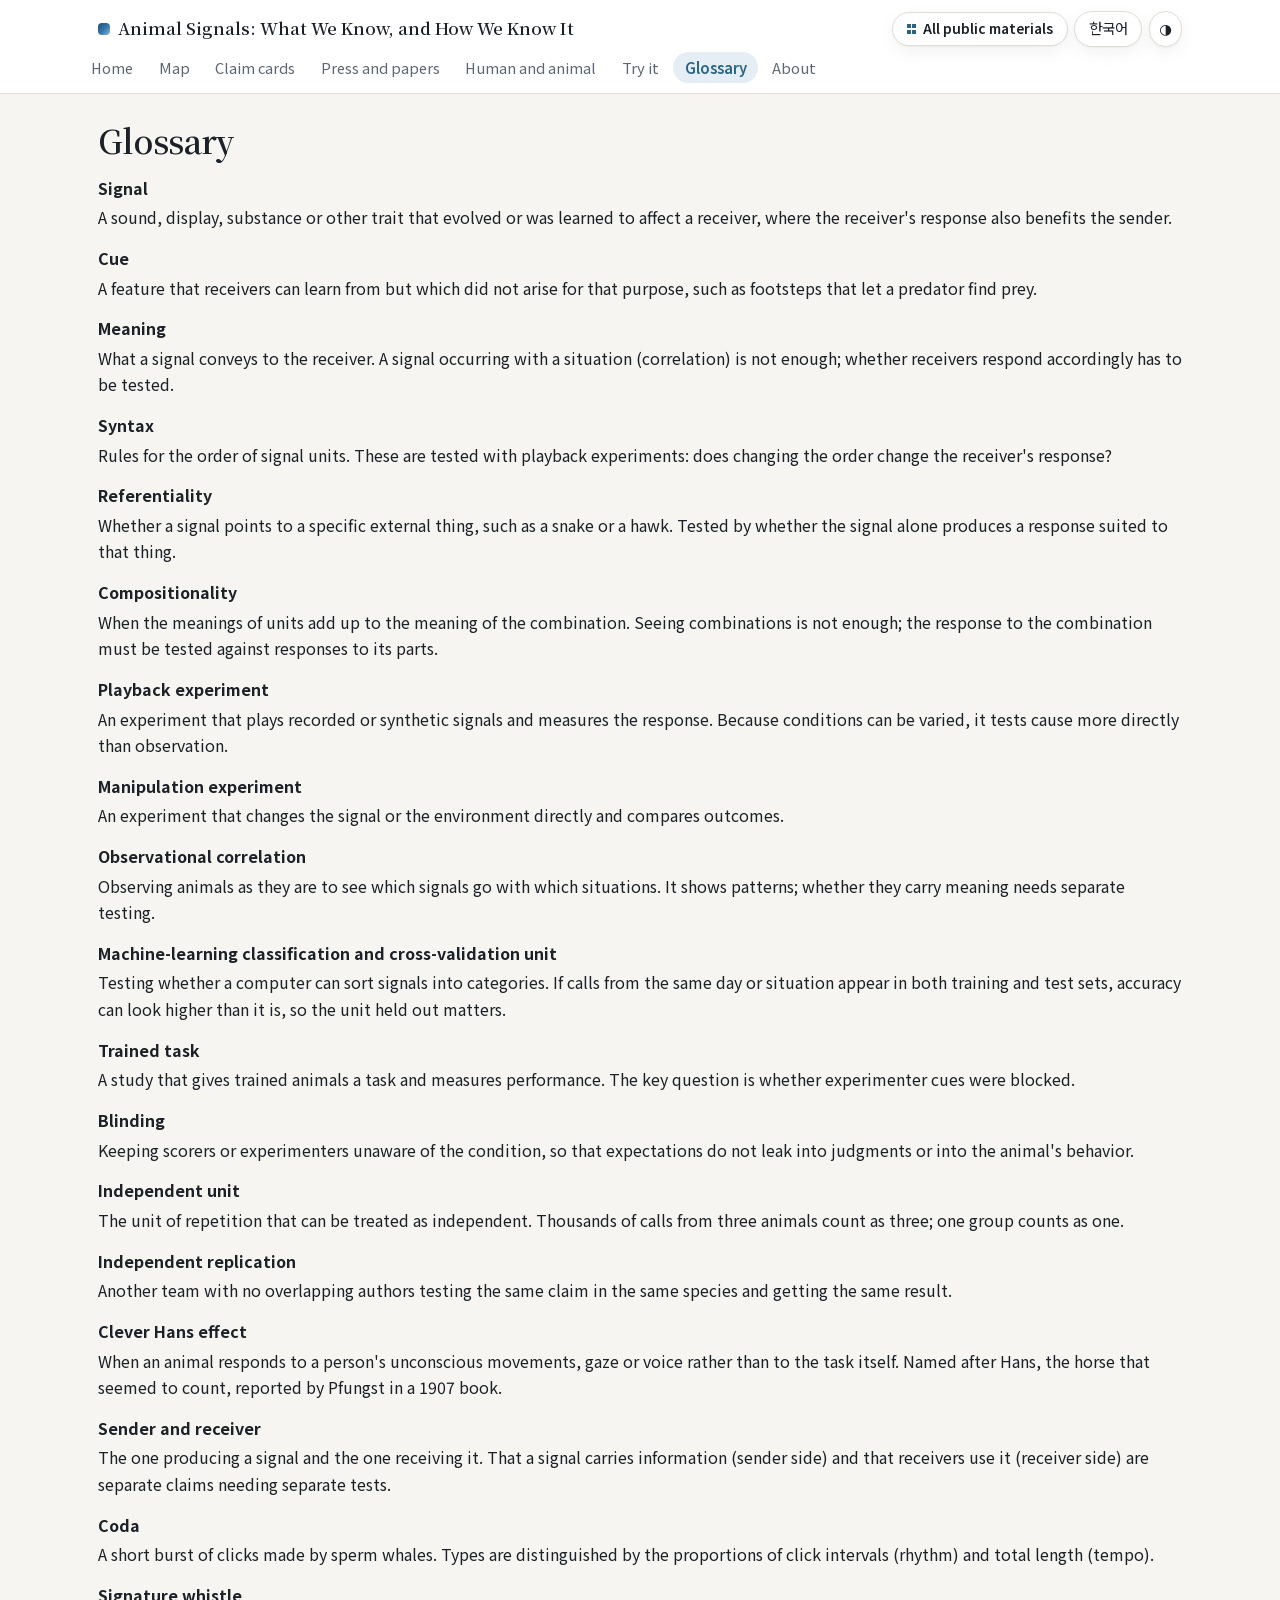
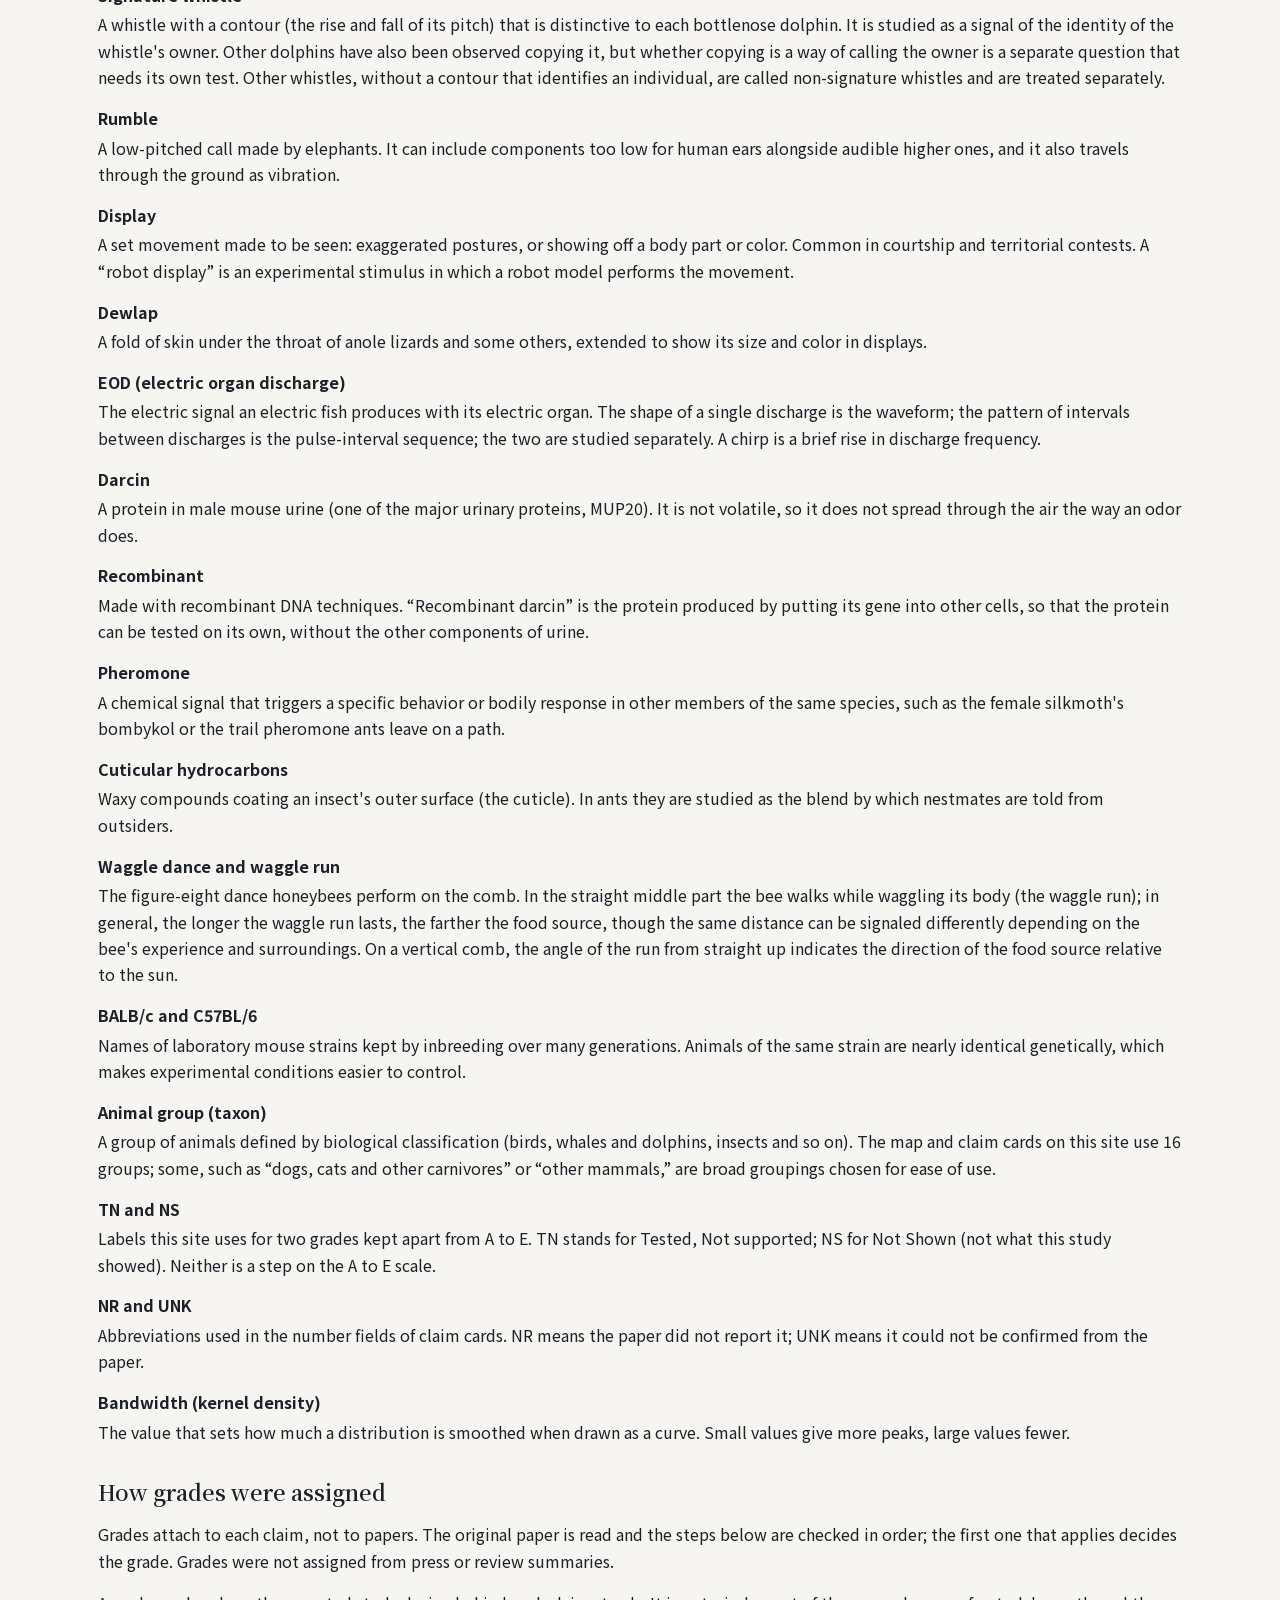
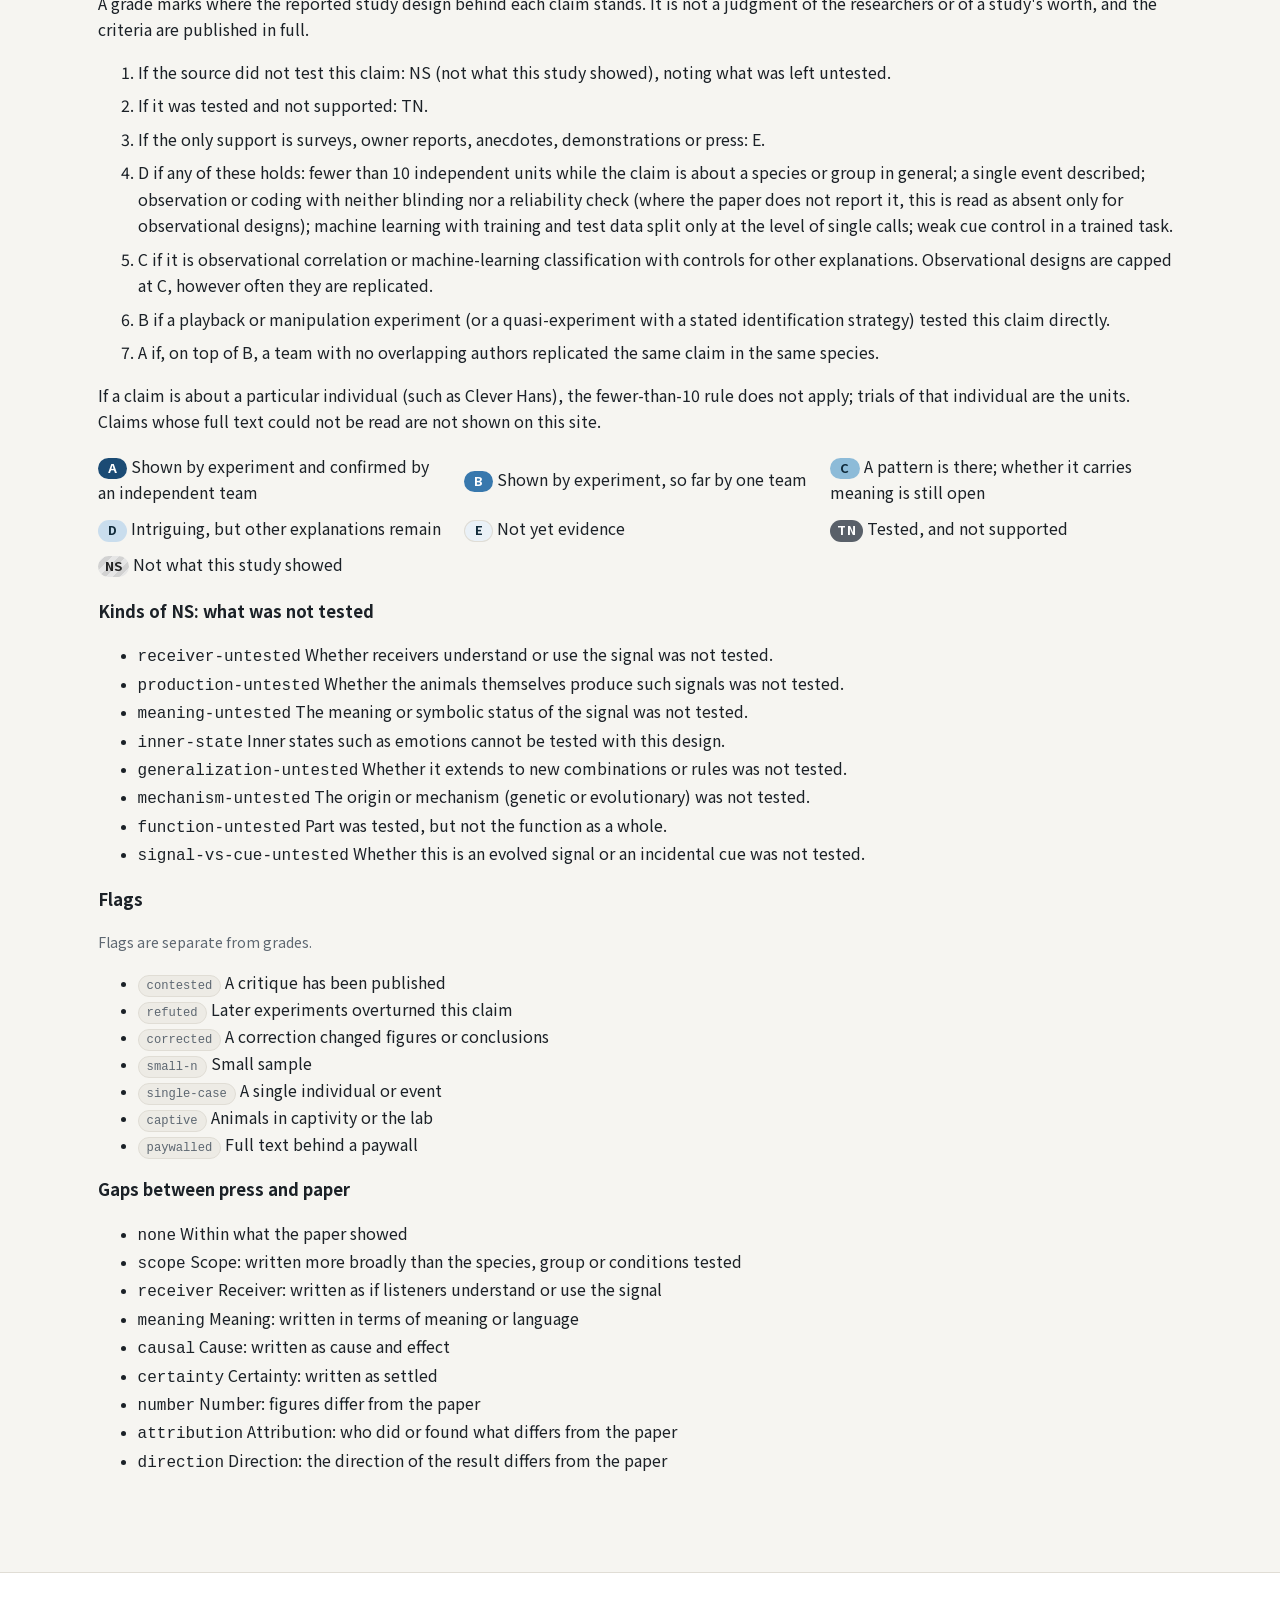
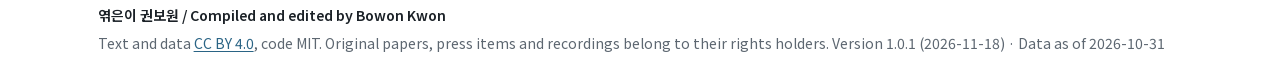
<file: glossary.html>
<!DOCTYPE html>
<html lang="ko" class="lang-ko" data-title-ko="용어 | 동물의 신호, 어디까지 알았나" data-title-en="Glossary | Animal Signals">
<head>
<meta charset="utf-8">
<meta name="viewport" content="width=device-width, initial-scale=1">
<title>용어 / Glossary | 동물의 신호, 어디까지 알았나 / Animal Signals</title>
<link rel="stylesheet" href="assets/site.css">
<script>(function(){var th;try{th=localStorage.getItem("as-theme")}catch(e){}if(th==="light"||th==="dark"){document.documentElement.setAttribute("data-theme",th)}var l=new URLSearchParams(location.search).get("lang");if(l==="ko"||l==="en"){try{localStorage.setItem("as-lang",l)}catch(e){}}else{try{l=localStorage.getItem("as-lang")}catch(e){}}if(l!=="ko"&&l!=="en"){l=(navigator.language||"").toLowerCase().indexOf("ko")===0?"ko":"en"}var d=document.documentElement;d.className="lang-"+l;d.lang=l;var tt=d.getAttribute("data-title-"+l);if(tt){document.title=tt}})();</script>

</head>
<body>
<header class="top">
<div class="wrap toprow">
<a class="brand" href="index.html"><span class="ko" lang="ko">동물의 신호, 어디까지 알았나</span><span class="en" lang="en">Animal Signals: What We Know, and How We Know It</span></a>
<div class="btns"><a class="hub ko" lang="ko" href="https://bowonkwon.github.io/">공개 자료 허브</a><a class="hub en" lang="en" href="https://bowonkwon.github.io/en/">All public materials</a><button type="button" id="langbtn" class="langbtn" aria-label="Language / 언어"><span class="ko" lang="en">English</span><span class="en" lang="ko">한국어</span></button>
<button type="button" id="themebtn" class="langbtn themebtn" aria-label="밝게/어둡게 / Light or dark" title="밝게/어둡게 · Light/dark">&#9681;</button></div>
</div>
<nav class="wrap nav" aria-label="사이트" data-aria-ko="사이트" data-aria-en="Site"><a href="index.html"><span class="ko" lang="ko">처음</span><span class="en" lang="en">Home</span></a><a href="map.html"><span class="ko" lang="ko">지도</span><span class="en" lang="en">Map</span></a><a href="claims.html"><span class="ko" lang="ko">주장 카드</span><span class="en" lang="en">Claim cards</span></a><a href="press.html"><span class="ko" lang="ko">보도와 논문, 나란히</span><span class="en" lang="en">Press and papers</span></a><a href="aic.html"><span class="ko" lang="ko">사람과 동물</span><span class="en" lang="en">Human and animal</span></a><a href="try.html"><span class="ko" lang="ko">직접 해 보기</span><span class="en" lang="en">Try it</span></a><a href="glossary.html" aria-current="page"><span class="ko" lang="ko">용어</span><span class="en" lang="en">Glossary</span></a><a href="about.html"><span class="ko" lang="ko">소개</span><span class="en" lang="en">About</span></a></nav>
</header>
<main class="wrap">
<h1><span class="ko" lang="ko">용어</span><span class="en" lang="en">Glossary</span></h1>
<dl class="gloss"><dt id="g-signal"><span class="ko" lang="ko">신호</span><span class="en" lang="en">Signal</span></dt><dd><span class="ko" lang="ko">내는 쪽이 받는 쪽에 영향을 주도록 진화했거나 학습된 소리·몸짓·물질 등. 받는 쪽의 반응이 내는 쪽에도 이득이 되는 경우를 말한다.</span><span class="en" lang="en">A sound, display, substance or other trait that evolved or was learned to affect a receiver, where the receiver&#x27;s response also benefits the sender.</span></dd><dt id="g-cue"><span class="ko" lang="ko">단서</span><span class="en" lang="en">Cue</span></dt><dd><span class="ko" lang="ko">받는 쪽이 정보를 얻지만 그 목적으로 생긴 것은 아닌 특징. 발소리로 포식자가 먹이를 찾는 경우가 그렇다.</span><span class="en" lang="en">A feature that receivers can learn from but which did not arise for that purpose, such as footsteps that let a predator find prey.</span></dd><dt id="g-meaning"><span class="ko" lang="ko">의미</span><span class="en" lang="en">Meaning</span></dt><dd><span class="ko" lang="ko">신호가 받는 쪽에게 무엇을 전하는가. 신호와 상황이 함께 나타난다는 것(상관)만으로는 정해지지 않고, 받는 쪽이 그 신호에 맞게 반응하는지를 시험해야 한다.</span><span class="en" lang="en">What a signal conveys to the receiver. A signal occurring with a situation (correlation) is not enough; whether receivers respond accordingly has to be tested.</span></dd><dt id="g-syntax"><span class="ko" lang="ko">구문</span><span class="en" lang="en">Syntax</span></dt><dd><span class="ko" lang="ko">신호 단위를 어떤 순서로 늘어놓는지에 관한 규칙. 순서를 바꾸면 받는 쪽의 반응이 달라지는지를 재생 실험으로 시험한다.</span><span class="en" lang="en">Rules for the order of signal units. These are tested with playback experiments: does changing the order change the receiver&#x27;s response?</span></dd><dt id="g-referentiality"><span class="ko" lang="ko">참조성</span><span class="en" lang="en">Referentiality</span></dt><dd><span class="ko" lang="ko">신호가 바깥의 특정 대상(예: 뱀, 매)을 가리키는가. 신호만 들려줘도 그 대상에 맞는 반응이 나오는지로 시험한다.</span><span class="en" lang="en">Whether a signal points to a specific external thing, such as a snake or a hawk. Tested by whether the signal alone produces a response suited to that thing.</span></dd><dt id="g-compositionality"><span class="ko" lang="ko">조합성</span><span class="en" lang="en">Compositionality</span></dt><dd><span class="ko" lang="ko">단위 각각의 뜻이 합쳐져 조합 전체의 뜻이 되는 성질. 조합이 나타난다는 것만으로는 보이지 않고, 조합에 대한 반응을 각 부분에 대한 반응과 비교해 시험해야 한다.</span><span class="en" lang="en">When the meanings of units add up to the meaning of the combination. Seeing combinations is not enough; the response to the combination must be tested against responses to its parts.</span></dd><dt id="g-playback"><span class="ko" lang="ko">재생 실험</span><span class="en" lang="en">Playback experiment</span></dt><dd><span class="ko" lang="ko">녹음하거나 합성한 신호를 들려주고(보여 주고) 반응을 재는 실험. 조건을 바꿔 비교할 수 있어 관찰보다 인과를 더 직접 시험한다.</span><span class="en" lang="en">An experiment that plays recorded or synthetic signals and measures the response. Because conditions can be varied, it tests cause more directly than observation.</span></dd><dt id="g-manipulation"><span class="ko" lang="ko">조작 실험</span><span class="en" lang="en">Manipulation experiment</span></dt><dd><span class="ko" lang="ko">신호나 환경을 직접 바꾸고 결과를 비교하는 실험.</span><span class="en" lang="en">An experiment that changes the signal or the environment directly and compares outcomes.</span></dd><dt id="g-observational"><span class="ko" lang="ko">관찰 상관</span><span class="en" lang="en">Observational correlation</span></dt><dd><span class="ko" lang="ko">있는 그대로 관찰해 신호와 상황이 함께 나타나는지 보는 연구. 패턴은 보여 주지만 그 패턴이 뜻을 지니는지는 따로 시험해야 한다.</span><span class="en" lang="en">Observing animals as they are to see which signals go with which situations. It shows patterns; whether they carry meaning needs separate testing.</span></dd><dt id="g-ml"><span class="ko" lang="ko">기계학습 분류와 교차검증 단위</span><span class="en" lang="en">Machine-learning classification and cross-validation unit</span></dt><dd><span class="ko" lang="ko">컴퓨터가 신호를 종류별로 가려내는지 시험하는 방법. 같은 날·같은 상황의 소리가 학습과 시험 양쪽에 들어가면 정확도가 실제보다 높게 나올 수 있어, 무엇을 단위로 떼어 시험했는지가 중요하다.</span><span class="en" lang="en">Testing whether a computer can sort signals into categories. If calls from the same day or situation appear in both training and test sets, accuracy can look higher than it is, so the unit held out matters.</span></dd><dt id="g-trained"><span class="ko" lang="ko">훈련 과제</span><span class="en" lang="en">Trained task</span></dt><dd><span class="ko" lang="ko">훈련받은 동물에게 과제를 주고 수행을 재는 연구. 실험자의 단서를 막았는지가 관건이다.</span><span class="en" lang="en">A study that gives trained animals a task and measures performance. The key question is whether experimenter cues were blocked.</span></dd><dt id="g-blind"><span class="ko" lang="ko">블라인드</span><span class="en" lang="en">Blinding</span></dt><dd><span class="ko" lang="ko">채점자나 실험자가 어떤 조건인지 모르게 하는 것. 기대가 판단이나 동물의 행동에 섞이는 것을 막는다.</span><span class="en" lang="en">Keeping scorers or experimenters unaware of the condition, so that expectations do not leak into judgments or into the animal&#x27;s behavior.</span></dd><dt id="g-unit"><span class="ko" lang="ko">독립 반복 단위</span><span class="en" lang="en">Independent unit</span></dt><dd><span class="ko" lang="ko">서로 독립이라고 볼 수 있는 반복의 단위. 소리가 수천 개여도 개체가 셋이면 셋, 무리가 하나면 하나로 센다.</span><span class="en" lang="en">The unit of repetition that can be treated as independent. Thousands of calls from three animals count as three; one group counts as one.</span></dd><dt id="g-replication"><span class="ko" lang="ko">독립 재현</span><span class="en" lang="en">Independent replication</span></dt><dd><span class="ko" lang="ko">저자가 겹치지 않는 다른 팀이 같은 종에서 같은 주장을 다시 시험해 같은 결과를 얻는 것.</span><span class="en" lang="en">Another team with no overlapping authors testing the same claim in the same species and getting the same result.</span></dd><dt id="g-hans"><span class="ko" lang="ko">영리한 한스 효과</span><span class="en" lang="en">Clever Hans effect</span></dt><dd><span class="ko" lang="ko">동물이 과제 자체가 아니라 사람의 무의식적인 몸짓·시선·목소리를 단서로 답하는 현상. 풍스트가 1907년 책으로 보고한, 계산하는 것처럼 보인 말 한스에서 이름이 왔다.</span><span class="en" lang="en">When an animal responds to a person&#x27;s unconscious movements, gaze or voice rather than to the task itself. Named after Hans, the horse that seemed to count, reported by Pfungst in a 1907 book.</span></dd><dt id="g-sender"><span class="ko" lang="ko">발신자·수신자</span><span class="en" lang="en">Sender and receiver</span></dt><dd><span class="ko" lang="ko">신호를 내는 쪽과 받는 쪽. 신호에 정보가 있다는 것(발신자 쪽)과 받는 쪽이 그것을 쓴다는 것(수신자 쪽)은 따로 시험해야 하는 다른 주장이다.</span><span class="en" lang="en">The one producing a signal and the one receiving it. That a signal carries information (sender side) and that receivers use it (receiver side) are separate claims needing separate tests.</span></dd><dt id="g-coda"><span class="ko" lang="ko">코다</span><span class="en" lang="en">Coda</span></dt><dd><span class="ko" lang="ko">향유고래가 내는 짧은 딸깍 소리 묶음. 클릭 간격의 비율(리듬)과 전체 길이(템포)로 유형을 나눈다.</span><span class="en" lang="en">A short burst of clicks made by sperm whales. Types are distinguished by the proportions of click intervals (rhythm) and total length (tempo).</span></dd><dt id="g-signature-whistle"><span class="ko" lang="ko">시그니처 휘슬</span><span class="en" lang="en">Signature whistle</span></dt><dd><span class="ko" lang="ko">큰돌고래가 개체마다 고유한 모양(높낮이가 바뀌는 윤곽)으로 내는 휘슬. 그 휘슬의 주인이 어느 개체인지를 알리는 신호로 연구된다. 다른 돌고래가 그 휘슬을 흉내 내는 일도 관찰되었지만, 그것이 주인을 부르는 행동인지는 따로 시험해야 하는 물음이다. 개체를 가려내는 고유한 윤곽이 없는 다른 휘슬은 비시그니처 휘슬이라 해서 따로 다룬다.</span><span class="en" lang="en">A whistle with a contour (the rise and fall of its pitch) that is distinctive to each bottlenose dolphin. It is studied as a signal of the identity of the whistle&#x27;s owner. Other dolphins have also been observed copying it, but whether copying is a way of calling the owner is a separate question that needs its own test. Other whistles, without a contour that identifies an individual, are called non-signature whistles and are treated separately.</span></dd><dt id="g-rumble"><span class="ko" lang="ko">럼블</span><span class="en" lang="en">Rumble</span></dt><dd><span class="ko" lang="ko">코끼리가 내는 낮은 울림소리. 사람 귀에 들리지 않을 만큼 낮은 성분이 섞이기도 하지만 들리는 높은 성분도 함께 있고, 땅을 타고 진동으로도 전해진다.</span><span class="en" lang="en">A low-pitched call made by elephants. It can include components too low for human ears alongside audible higher ones, and it also travels through the ground as vibration.</span></dd><dt id="g-display"><span class="ko" lang="ko">과시</span><span class="en" lang="en">Display</span></dt><dd><span class="ko" lang="ko">상대에게 보이려고 몸짓을 크게 하거나 몸의 일부·색을 드러내는 정해진 동작. 구애나 영역 다툼에서 흔하다. 「로봇 과시」는 로봇 모형이 그 동작을 흉내 내게 한 실험 자극이다.</span><span class="en" lang="en">A set movement made to be seen: exaggerated postures, or showing off a body part or color. Common in courtship and territorial contests. A “robot display” is an experimental stimulus in which a robot model performs the movement.</span></dd><dt id="g-dewlap"><span class="ko" lang="ko">목주머니</span><span class="en" lang="en">Dewlap</span></dt><dd><span class="ko" lang="ko">아놀 도마뱀 등의 목 아래에 접혀 있는 피부. 펼쳐서 크기와 색을 드러내는 과시에 쓴다.</span><span class="en" lang="en">A fold of skin under the throat of anole lizards and some others, extended to show its size and color in displays.</span></dd><dt id="g-eod"><span class="ko" lang="ko">EOD(전기 기관 방전)</span><span class="en" lang="en">EOD (electric organ discharge)</span></dt><dd><span class="ko" lang="ko">전기 물고기가 몸의 전기 기관으로 내는 전기 신호(영어 electric organ discharge의 머리글자). 방전 한 번의 모양을 「파형」, 방전과 방전 사이의 간격이 이어지는 모양을 「방전 간격 서열」이라 하고 둘을 따로 본다. 처프(chirp)는 방전 주파수가 잠깐 올라가는 신호다.</span><span class="en" lang="en">The electric signal an electric fish produces with its electric organ. The shape of a single discharge is the waveform; the pattern of intervals between discharges is the pulse-interval sequence; the two are studied separately. A chirp is a brief rise in discharge frequency.</span></dd><dt id="g-darcin"><span class="ko" lang="ko">다르신</span><span class="en" lang="en">Darcin</span></dt><dd><span class="ko" lang="ko">수컷 생쥐 오줌에 들어 있는 단백질(주요 오줌 단백질, 영어로 major urinary protein인 MUP의 하나로 MUP20이라고도 한다). 공기 중으로 날아가지 않는 물질이어서 냄새처럼 멀리 퍼지지 않는다.</span><span class="en" lang="en">A protein in male mouse urine (one of the major urinary proteins, MUP20). It is not volatile, so it does not spread through the air the way an odor does.</span></dd><dt id="g-recombinant"><span class="ko" lang="ko">재조합</span><span class="en" lang="en">Recombinant</span></dt><dd><span class="ko" lang="ko">유전자 재조합 기술로 만들었다는 뜻. 「재조합 다르신」은 그 단백질의 유전자를 다른 세포에 넣어 만들게 한 것으로, 오줌의 다른 성분 없이 그 단백질 하나만 시험할 수 있다.</span><span class="en" lang="en">Made with recombinant DNA techniques. “Recombinant darcin” is the protein produced by putting its gene into other cells, so that the protein can be tested on its own, without the other components of urine.</span></dd><dt id="g-pheromone"><span class="ko" lang="ko">페로몬</span><span class="en" lang="en">Pheromone</span></dt><dd><span class="ko" lang="ko">같은 종의 다른 개체에게 특정한 행동이나 몸의 반응을 일으키는 화학 신호. 누에나방 암컷의 봄비콜, 개미가 길에 남기는 길 페로몬이 그 예다.</span><span class="en" lang="en">A chemical signal that triggers a specific behavior or bodily response in other members of the same species, such as the female silkmoth&#x27;s bombykol or the trail pheromone ants leave on a path.</span></dd><dt id="g-chc"><span class="ko" lang="ko">체표 탄화수소</span><span class="en" lang="en">Cuticular hydrocarbons</span></dt><dd><span class="ko" lang="ko">곤충의 몸 겉면(큐티클)을 덮은 기름 성분. 개미는 이 성분의 조합으로 같은 집 동료와 남을 가리는 것으로 연구된다.</span><span class="en" lang="en">Waxy compounds coating an insect&#x27;s outer surface (the cuticle). In ants they are studied as the blend by which nestmates are told from outsiders.</span></dd><dt id="g-waggle"><span class="ko" lang="ko">8자춤 · 꼬리흔들기</span><span class="en" lang="en">Waggle dance and waggle run</span></dt><dd><span class="ko" lang="ko">꿀벌이 벌집 위에서 8자를 그리며 도는 춤. 가운데 곧은 구간에서 몸을 흔들며 걷는 부분(꼬리흔들기)이 이어지는 시간은 대체로 길수록 먼 먹이터를 나타내지만, 같은 거리도 벌의 경험이나 주변 환경에 따라 다르게 표시될 수 있다. 수직으로 선 벌집에서 그 구간이 위쪽과 이루는 각도는 해를 기준으로 한 먹이터의 방향을 나타낸다.</span><span class="en" lang="en">The figure-eight dance honeybees perform on the comb. In the straight middle part the bee walks while waggling its body (the waggle run); in general, the longer the waggle run lasts, the farther the food source, though the same distance can be signaled differently depending on the bee&#x27;s experience and surroundings. On a vertical comb, the angle of the run from straight up indicates the direction of the food source relative to the sun.</span></dd><dt id="g-mouse-strain"><span class="ko" lang="ko">BALB/c · C57BL/6</span><span class="en" lang="en">BALB/c and C57BL/6</span></dt><dd><span class="ko" lang="ko">실험실에서 오랫동안 근친 교배로 유지해 온 생쥐 계통의 이름. 같은 계통의 개체끼리는 유전적으로 거의 같아 실험 조건을 맞추기 쉽다.</span><span class="en" lang="en">Names of laboratory mouse strains kept by inbreeding over many generations. Animals of the same strain are nearly identical genetically, which makes experimental conditions easier to control.</span></dd><dt id="g-taxon"><span class="ko" lang="ko">분류군</span><span class="en" lang="en">Animal group (taxon)</span></dt><dd><span class="ko" lang="ko">생물 분류에 따라 묶은 동물의 무리(새, 고래·돌고래, 곤충 등). 이 사이트의 지도와 주장 카드는 16무리로 나누며, 「개·고양이 등」「그 밖의 포유류」처럼 찾기 쉽게 넓게 묶은 무리도 있다.</span><span class="en" lang="en">A group of animals defined by biological classification (birds, whales and dolphins, insects and so on). The map and claim cards on this site use 16 groups; some, such as “dogs, cats and other carnivores” or “other mammals,” are broad groupings chosen for ease of use.</span></dd><dt id="g-tn-ns"><span class="ko" lang="ko">TN · NS</span><span class="en" lang="en">TN and NS</span></dt><dd><span class="ko" lang="ko">A~E와 따로 두는 두 등급의 약자로, 이 사이트가 붙인 이름이다. TN은 영어 Tested, Not supported(시험했지만 확인되지 않았다), NS는 Not Shown(이 연구가 보인 것이 아니다)에서 따왔다. 둘 다 A~E처럼 높고 낮음을 매긴 단계가 아니다.</span><span class="en" lang="en">Labels this site uses for two grades kept apart from A to E. TN stands for Tested, Not supported; NS for Not Shown (not what this study showed). Neither is a step on the A to E scale.</span></dd><dt id="g-nr-unk"><span class="ko" lang="ko">NR·UNK</span><span class="en" lang="en">NR and UNK</span></dt><dd><span class="ko" lang="ko">주장 카드의 수치 칸에 쓰는 약어. NR은 논문이 보고하지 않았다는 뜻이고, UNK는 논문에서 확인하지 못했다는 뜻이다.</span><span class="en" lang="en">Abbreviations used in the number fields of claim cards. NR means the paper did not report it; UNK means it could not be confirmed from the paper.</span></dd><dt id="g-bandwidth"><span class="ko" lang="ko">대역폭(커널 밀도)</span><span class="en" lang="en">Bandwidth (kernel density)</span></dt><dd><span class="ko" lang="ko">자료의 분포를 매끄러운 곡선으로 그릴 때 얼마나 매끄럽게 할지 정하는 값. 작으면 봉우리가 많아지고 크면 줄어든다.</span><span class="en" lang="en">The value that sets how much a distribution is smoothed when drawn as a curve. Small values give more peaks, large values fewer.</span></dd></dl>
<section id="grading"><h2><span class="ko" lang="ko">등급은 이렇게 매겼다</span><span class="en" lang="en">How grades were assigned</span><a class="hx" href="#grading" aria-label="‘등급은 이렇게 매겼다’ 절로 바로 가는 링크" data-aria-ko="‘등급은 이렇게 매겼다’ 절로 바로 가는 링크" data-aria-en="Link to the section ‘How grades were assigned’">#</a></h2>
<p><span class="ko" lang="ko">등급은 논문이 아니라 주장 하나마다 붙인다. 원 논문을 읽고 아래 순서로 따져, 처음 걸리는 단계에서 멈춘다. 보도나 리뷰의 요약으로 등급을 매기지 않았다.</span><span class="en" lang="en">Grades attach to each claim, not to papers. The original paper is read and the steps below are checked in order; the first one that applies decides the grade. Grades were not assigned from press or review summaries.</span></p>
<p><span class="ko" lang="ko">등급은 주장마다 보고된 설계가 어디까지 왔는지를 적은 좌표다. 연구자나 연구의 가치에 대한 판단이 아니며, 매긴 기준은 전부 공개되어 있다.</span><span class="en" lang="en">A grade marks where the reported study design behind each claim stands. It is not a judgment of the researchers or of a study&#x27;s worth, and the criteria are published in full.</span></p>
<ol class="steps"><li><span class="ko" lang="ko">근거 문헌이 이 주장을 시험하지 않았다면 NS(이 연구가 보인 것이 아니다). 무엇이 시험되지 않았는지도 함께 적는다.</span><span class="en" lang="en">If the source did not test this claim: NS (not what this study showed), noting what was left untested.</span></li><li><span class="ko" lang="ko">시험했지만 지지되지 않았다면 TN(시험했지만 확인되지 않았다).</span><span class="en" lang="en">If it was tested and not supported: TN.</span></li><li><span class="ko" lang="ko">근거가 설문, 보호자 보고, 일화, 시연, 보도뿐이면 E.</span><span class="en" lang="en">If the only support is surveys, owner reports, anecdotes, demonstrations or press: E.</span></li><li><span class="ko" lang="ko">다음 가운데 하나에 해당하면 D. 독립 반복 단위가 10보다 적은데 주장이 종이나 집단 전체에 관한 것일 때. 사건 하나를 기술한 것일 때. 관찰·코딩에 블라인드도 신뢰도 점검도 없을 때(원문이 보고하지 않으면 관찰 설계에서만 「없음」으로 본다). 기계학습인데 소리 하나 단위로만 학습과 시험을 나눴을 때. 훈련 과제에서 단서 통제가 약할 때.</span><span class="en" lang="en">D if any of these holds: fewer than 10 independent units while the claim is about a species or group in general; a single event described; observation or coding with neither blinding nor a reliability check (where the paper does not report it, this is read as absent only for observational designs); machine learning with training and test data split only at the level of single calls; weak cue control in a trained task.</span></li><li><span class="ko" lang="ko">관찰 상관이나 기계학습 분류이고 다른 설명을 통제했다면 C. 관찰 설계는 재현이 쌓여도 C가 상한이다.</span><span class="en" lang="en">C if it is observational correlation or machine-learning classification with controls for other explanations. Observational designs are capped at C, however often they are replicated.</span></li><li><span class="ko" lang="ko">재생·조작 실험(또는 식별 전략이 분명한 준실험)이 이 주장을 직접 시험했다면 B.</span><span class="en" lang="en">B if a playback or manipulation experiment (or a quasi-experiment with a stated identification strategy) tested this claim directly.</span></li><li><span class="ko" lang="ko">B 조건에 더해, 저자가 겹치지 않는 다른 팀이 같은 종에서 같은 주장을 재현했다면 A.</span><span class="en" lang="en">A if, on top of B, a team with no overlapping authors replicated the same claim in the same species.</span></li></ol>
<p><span class="ko" lang="ko">주장이 특정 개체에 관한 것이면(예: 영리한 한스) 「10보다 적다」는 기준을 쓰지 않고, 그 개체의 시행을 반복 단위로 본다. 원문 본문을 읽지 못한 주장은 이 사이트에 싣지 않았다.</span><span class="en" lang="en">If a claim is about a particular individual (such as Clever Hans), the fewer-than-10 rule does not apply; trials of that individual are the units. Claims whose full text could not be read are not shown on this site.</span></p>
<ul class="gradelist"><li><span class="gradeline"><span class="badge g-A" title="A">A</span> <span class="ko" lang="ko">실험으로 확인되고 다른 팀도 확인했다</span><span class="en" lang="en">Shown by experiment and confirmed by an independent team</span></span></li><li><span class="gradeline"><span class="badge g-B" title="B">B</span> <span class="ko" lang="ko">실험으로 확인됐지만 아직 한 팀 결과다</span><span class="en" lang="en">Shown by experiment, so far by one team</span></span></li><li><span class="gradeline"><span class="badge g-C" title="C">C</span> <span class="ko" lang="ko">패턴은 보이지만 의미인지는 아직 모른다</span><span class="en" lang="en">A pattern is there; whether it carries meaning is still open</span></span></li><li><span class="gradeline"><span class="badge g-D" title="D">D</span> <span class="ko" lang="ko">흥미롭지만 다른 설명이 남아 있다</span><span class="en" lang="en">Intriguing, but other explanations remain</span></span></li><li><span class="gradeline"><span class="badge g-E" title="E">E</span> <span class="ko" lang="ko">아직 근거라고 하기 어렵다</span><span class="en" lang="en">Not yet evidence</span></span></li><li><span class="gradeline"><span class="badge g-TN" title="TN">TN</span> <span class="ko" lang="ko">시험했지만 확인되지 않았다</span><span class="en" lang="en">Tested, and not supported</span></span></li><li><span class="gradeline"><span class="badge g-NS" title="NS">NS</span> <span class="ko" lang="ko">이 연구가 보인 것이 아니다</span><span class="en" lang="en">Not what this study showed</span></span></li></ul>
<h3><span class="ko" lang="ko">NS 의 갈래: 무엇이 시험되지 않았나</span><span class="en" lang="en">Kinds of NS: what was not tested</span></h3><ul><li><code>receiver-untested</code> <span class="ko" lang="ko">받는 쪽이 이 신호를 알아듣거나 쓰는지는 시험되지 않았다.</span><span class="en" lang="en">Whether receivers understand or use the signal was not tested.</span></li><li><code>production-untested</code> <span class="ko" lang="ko">동물이 스스로 이런 신호를 내는지는 시험되지 않았다.</span><span class="en" lang="en">Whether the animals themselves produce such signals was not tested.</span></li><li><code>meaning-untested</code> <span class="ko" lang="ko">신호의 뜻이나 상징성은 시험되지 않았다.</span><span class="en" lang="en">The meaning or symbolic status of the signal was not tested.</span></li><li><code>inner-state</code> <span class="ko" lang="ko">감정 같은 내적 상태는 이 설계로 시험할 수 없다.</span><span class="en" lang="en">Inner states such as emotions cannot be tested with this design.</span></li><li><code>generalization-untested</code> <span class="ko" lang="ko">새로운 조합이나 규칙으로 넓혀 쓰는지는 시험되지 않았다.</span><span class="en" lang="en">Whether it extends to new combinations or rules was not tested.</span></li><li><code>mechanism-untested</code> <span class="ko" lang="ko">기원이나 기제(유전·진화)는 시험되지 않았다.</span><span class="en" lang="en">The origin or mechanism (genetic or evolutionary) was not tested.</span></li><li><code>function-untested</code> <span class="ko" lang="ko">일부는 시험했지만 기능 전체는 시험되지 않았다.</span><span class="en" lang="en">Part was tested, but not the function as a whole.</span></li><li><code>signal-vs-cue-untested</code> <span class="ko" lang="ko">진화한 신호인지, 우연히 따라 나오는 단서인지는 시험되지 않았다.</span><span class="en" lang="en">Whether this is an evolved signal or an incidental cue was not tested.</span></li></ul>
<h3><span class="ko" lang="ko">표지</span><span class="en" lang="en">Flags</span></h3><p class="small"><span class="ko" lang="ko">표지는 등급과 따로 붙는다.</span><span class="en" lang="en">Flags are separate from grades.</span></p><ul><li><span class="flag">contested</span> <span class="ko" lang="ko">반론이 출판되었다</span><span class="en" lang="en">A critique has been published</span></li><li><span class="flag">refuted</span> <span class="ko" lang="ko">이후 실험이 이 주장을 무너뜨렸다</span><span class="en" lang="en">Later experiments overturned this claim</span></li><li><span class="flag">corrected</span> <span class="ko" lang="ko">수치나 결론을 바꾼 정정 공지가 있다</span><span class="en" lang="en">A correction changed figures or conclusions</span></li><li><span class="flag">small-n</span> <span class="ko" lang="ko">표본이 작다</span><span class="en" lang="en">Small sample</span></li><li><span class="flag">single-case</span> <span class="ko" lang="ko">한 개체·한 사건에 관한 것이다</span><span class="en" lang="en">A single individual or event</span></li><li><span class="flag">captive</span> <span class="ko" lang="ko">사육·실험실 환경의 동물이다</span><span class="en" lang="en">Animals in captivity or the lab</span></li><li><span class="flag">paywalled</span> <span class="ko" lang="ko">원문이 유료다</span><span class="en" lang="en">Full text behind a paywall</span></li></ul>
<h3><span class="ko" lang="ko">보도와 논문의 간극</span><span class="en" lang="en">Gaps between press and paper</span></h3><ul><li><code>none</code> <span class="ko" lang="ko">논문이 보인 범위 안</span><span class="en" lang="en">Within what the paper showed</span></li><li><code>scope</code> <span class="ko" lang="ko">범위: 시험한 종·집단·조건보다 넓게 썼다</span><span class="en" lang="en">Scope: written more broadly than the species, group or conditions tested</span></li><li><code>receiver</code> <span class="ko" lang="ko">받는 쪽: 듣는 동물이 알아듣거나 쓴다고 썼다</span><span class="en" lang="en">Receiver: written as if listeners understand or use the signal</span></li><li><code>meaning</code> <span class="ko" lang="ko">뜻: 뜻이나 언어로 썼다</span><span class="en" lang="en">Meaning: written in terms of meaning or language</span></li><li><code>causal</code> <span class="ko" lang="ko">인과: 원인과 효과로 썼다</span><span class="en" lang="en">Cause: written as cause and effect</span></li><li><code>certainty</code> <span class="ko" lang="ko">확실성: 확정된 것처럼 썼다</span><span class="en" lang="en">Certainty: written as settled</span></li><li><code>number</code> <span class="ko" lang="ko">수치: 숫자가 논문과 다르다</span><span class="en" lang="en">Number: figures differ from the paper</span></li><li><code>attribution</code> <span class="ko" lang="ko">주체·출처: 누가 무엇을 했는지가 논문과 다르다</span><span class="en" lang="en">Attribution: who did or found what differs from the paper</span></li><li><code>direction</code> <span class="ko" lang="ko">방향: 결과의 방향이 논문과 다르다</span><span class="en" lang="en">Direction: the direction of the result differs from the paper</span></li></ul>
</section>
</main>
<footer class="foot">
<div class="wrap">
<p class="credit">엮은이 권보원 / Compiled and edited by Bowon Kwon</p>
<p><span class="ko" lang="ko">글과 데이터 <a href="https://creativecommons.org/licenses/by/4.0/" rel="noopener">CC BY 4.0</a>, 코드 MIT. 원 논문·보도·녹음의 권리는 각 권리자에게 있다.</span><span class="en" lang="en">Text and data <a href="https://creativecommons.org/licenses/by/4.0/" rel="noopener">CC BY 4.0</a>, code MIT. Original papers, press items and recordings belong to their rights holders.</span>
<span class="ko" lang="ko">판</span><span class="en" lang="en">Version</span> 1.0.1 (2026-11-18) · <span class="ko" lang="ko">자료 기준일</span><span class="en" lang="en">Data as of</span> 2026-10-31</p>
</div>
</footer>
<script src="assets/site.js"></script>
</body>
</html>
</file>
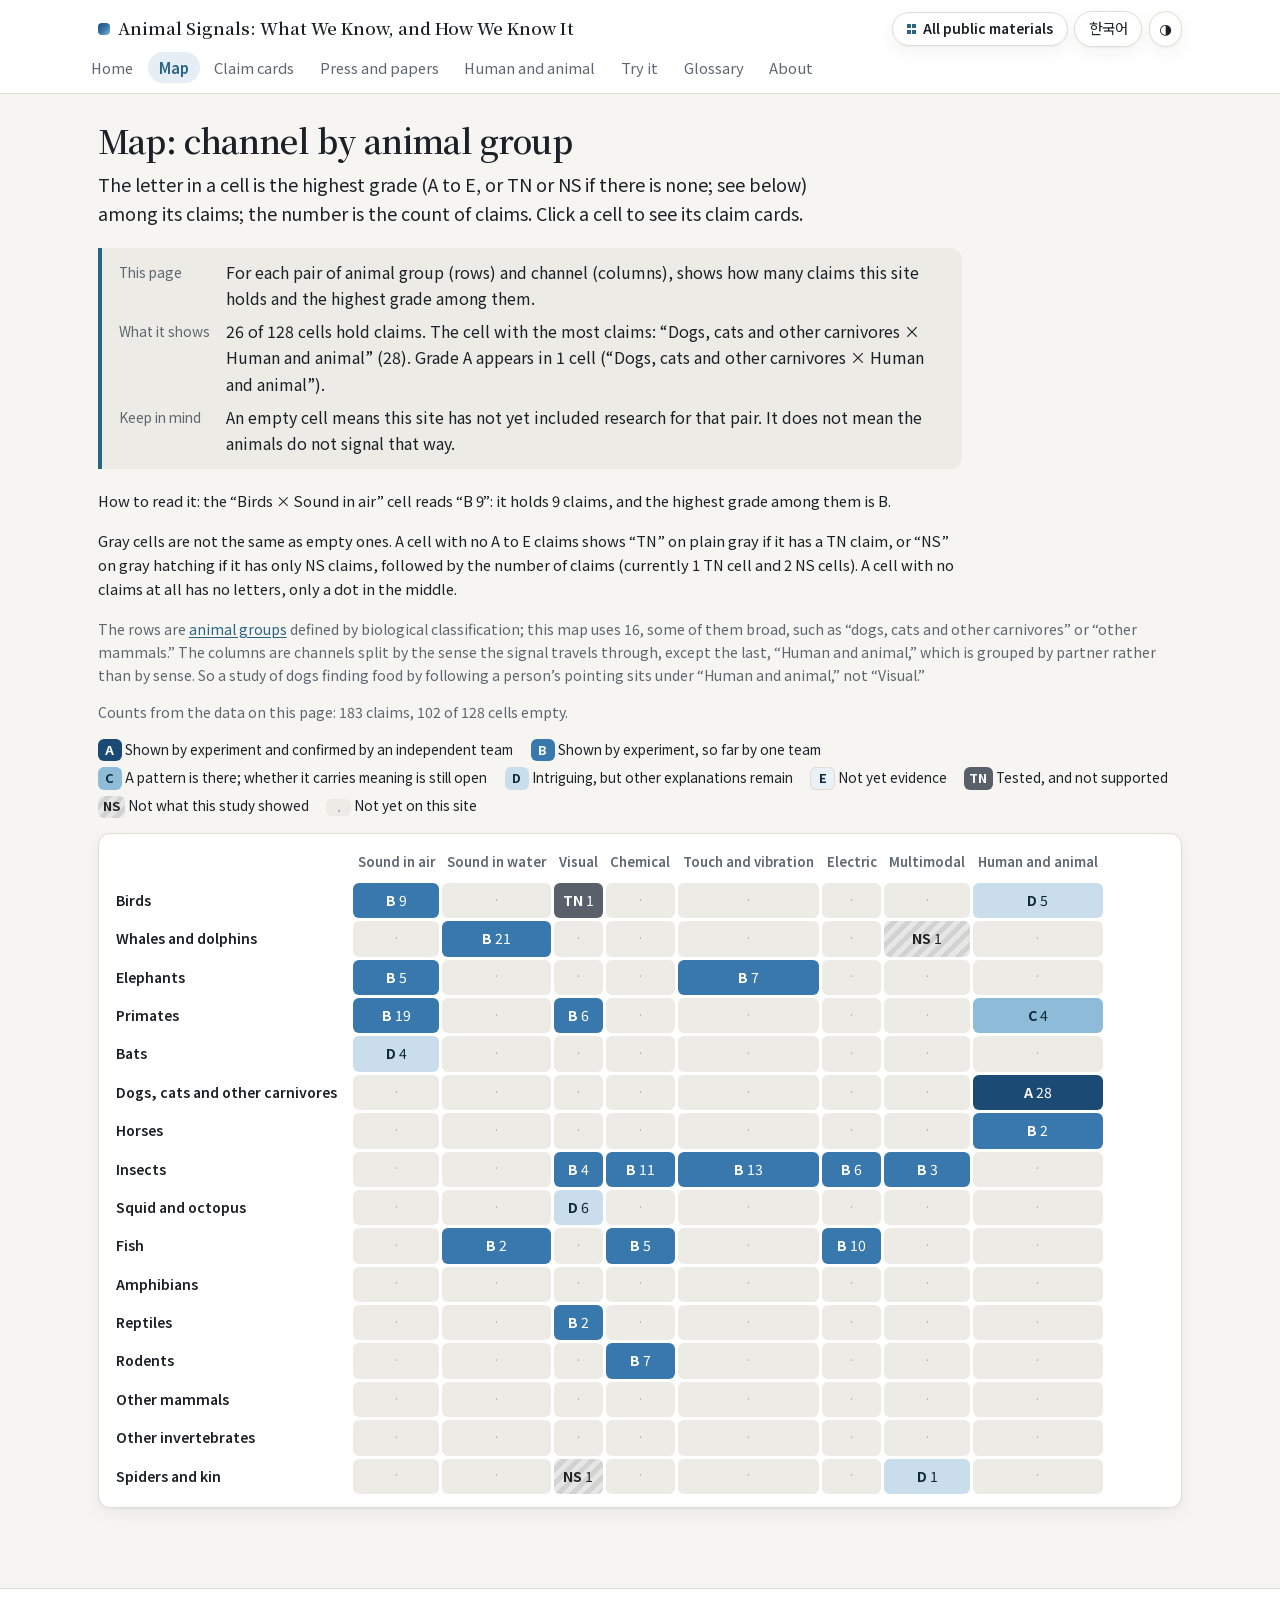
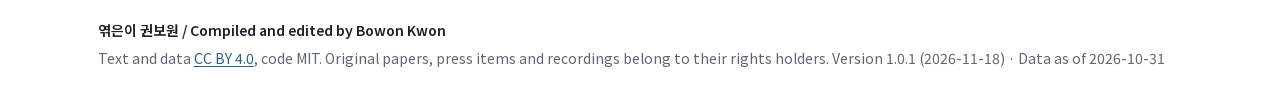
<file: map.html>
<!DOCTYPE html>
<html lang="ko" class="lang-ko" data-title-ko="지도 | 동물의 신호, 어디까지 알았나" data-title-en="Map | Animal Signals">
<head>
<meta charset="utf-8">
<meta name="viewport" content="width=device-width, initial-scale=1">
<title>지도 / Map | 동물의 신호, 어디까지 알았나 / Animal Signals</title>
<link rel="stylesheet" href="assets/site.css">
<script>(function(){var th;try{th=localStorage.getItem("as-theme")}catch(e){}if(th==="light"||th==="dark"){document.documentElement.setAttribute("data-theme",th)}var l=new URLSearchParams(location.search).get("lang");if(l==="ko"||l==="en"){try{localStorage.setItem("as-lang",l)}catch(e){}}else{try{l=localStorage.getItem("as-lang")}catch(e){}}if(l!=="ko"&&l!=="en"){l=(navigator.language||"").toLowerCase().indexOf("ko")===0?"ko":"en"}var d=document.documentElement;d.className="lang-"+l;d.lang=l;var tt=d.getAttribute("data-title-"+l);if(tt){document.title=tt}})();</script>

</head>
<body>
<header class="top">
<div class="wrap toprow">
<a class="brand" href="index.html"><span class="ko" lang="ko">동물의 신호, 어디까지 알았나</span><span class="en" lang="en">Animal Signals: What We Know, and How We Know It</span></a>
<div class="btns"><a class="hub ko" lang="ko" href="https://bowonkwon.github.io/">공개 자료 허브</a><a class="hub en" lang="en" href="https://bowonkwon.github.io/en/">All public materials</a><button type="button" id="langbtn" class="langbtn" aria-label="Language / 언어"><span class="ko" lang="en">English</span><span class="en" lang="ko">한국어</span></button>
<button type="button" id="themebtn" class="langbtn themebtn" aria-label="밝게/어둡게 / Light or dark" title="밝게/어둡게 · Light/dark">&#9681;</button></div>
</div>
<nav class="wrap nav" aria-label="사이트" data-aria-ko="사이트" data-aria-en="Site"><a href="index.html"><span class="ko" lang="ko">처음</span><span class="en" lang="en">Home</span></a><a href="map.html" aria-current="page"><span class="ko" lang="ko">지도</span><span class="en" lang="en">Map</span></a><a href="claims.html"><span class="ko" lang="ko">주장 카드</span><span class="en" lang="en">Claim cards</span></a><a href="press.html"><span class="ko" lang="ko">보도와 논문, 나란히</span><span class="en" lang="en">Press and papers</span></a><a href="aic.html"><span class="ko" lang="ko">사람과 동물</span><span class="en" lang="en">Human and animal</span></a><a href="try.html"><span class="ko" lang="ko">직접 해 보기</span><span class="en" lang="en">Try it</span></a><a href="glossary.html"><span class="ko" lang="ko">용어</span><span class="en" lang="en">Glossary</span></a><a href="about.html"><span class="ko" lang="ko">소개</span><span class="en" lang="en">About</span></a></nav>
</header>
<main class="wrap">
<h1><span class="ko" lang="ko">지도: 갈래 × 분류군</span><span class="en" lang="en">Map: channel by animal group</span></h1>
<p class="lead"><span class="ko" lang="ko">칸의 글자는 그 칸 주장들 가운데 가장 높은 등급(A~E, 없으면 TN이나 NS — 아래 설명), 숫자는 주장 수다. 칸을 누르면 그 주장 카드로 간다.</span><span class="en" lang="en">The letter in a cell is the highest grade (A to E, or TN or NS if there is none; see below) among its claims; the number is the count of claims. Click a cell to see its claim cards.</span></p>
<aside class="sumbox"><dl><dt><span class="ko" lang="ko">이 면은</span><span class="en" lang="en">This page</span></dt><dd><span class="ko" lang="ko">분류군(세로)과 신호가 오가는 길(가로)이 만나는 칸마다, 이 사이트에 실린 주장이 몇 개이고 그 가운데 가장 높은 등급이 무엇인지 보여 준다.</span><span class="en" lang="en">For each pair of animal group (rows) and channel (columns), shows how many claims this site holds and the highest grade among them.</span></dd><dt><span class="ko" lang="ko">보이는 것</span><span class="en" lang="en">What it shows</span></dt><dd><span class="ko" lang="ko">128칸 가운데 26칸에 주장이 있다. 주장이 가장 많은 칸은 「개·고양이 등 × 사람과 동물」(28개)이다. A 등급이 있는 칸은 1칸이다(「개·고양이 등 × 사람과 동물」).</span><span class="en" lang="en">26 of 128 cells hold claims. The cell with the most claims: “Dogs, cats and other carnivores × Human and animal” (28). Grade A appears in 1 cell (“Dogs, cats and other carnivores × Human and animal”).</span></dd><dt><span class="ko" lang="ko">조심할 것</span><span class="en" lang="en">Keep in mind</span></dt><dd><span class="ko" lang="ko">빈 칸은 이 사이트가 아직 그 조합의 연구를 싣지 않았다는 뜻이다. 그 동물이 그 길로 신호를 주고받지 않는다는 뜻은 아니다.</span><span class="en" lang="en">An empty cell means this site has not yet included research for that pair. It does not mean the animals do not signal that way.</span></dd></dl></aside>
<p class="readnote"><span class="ko" lang="ko">읽는 법: 「새 × 소리(공기)」 칸에 적힌 것은 「B 9」이다. 그 칸에 주장이 9개 있고, 그 가운데 가장 높은 등급이 B라는 뜻이다.</span><span class="en" lang="en">How to read it: the “Birds × Sound in air” cell reads “B 9”: it holds 9 claims, and the highest grade among them is B.</span></p>
<p class="readnote"><span class="ko" lang="ko">회색 칸과 빈 칸은 다르다. A~E가 하나도 없는 칸은, TN 주장이 있으면 회색 바탕에 「TN」, NS 주장만 있으면 회색 빗금에 「NS」를 적고 옆에 주장 수를 단다(지금 TN 칸 1개, NS 칸 2개). 주장이 하나도 없는 빈 칸은 글자 없이 가운데 점(·)만 찍혀 있다.</span><span class="en" lang="en">Gray cells are not the same as empty ones. A cell with no A to E claims shows “TN” on plain gray if it has a TN claim, or “NS” on gray hatching if it has only NS claims, followed by the number of claims (currently 1 TN cell and 2 NS cells). A cell with no claims at all has no letters, only a dot in the middle.</span></p>
<p class="small"><span class="ko" lang="ko">표의 왼쪽에 늘어선 <a href="glossary.html#g-taxon">분류군</a>은 생물 분류에 따라 묶은 동물의 무리다. 이 지도는 16무리로 나누었고, 「개·고양이 등」 「그 밖의 포유류」처럼 넓게 묶은 무리도 있다. 표의 위쪽에 늘어선 갈래는 신호가 오가는 감각으로 나누었는데, 맨 오른쪽 「사람과 동물」만은 감각이 아니라 상대가 사람이라는 점으로 묶었다. 그래서 개가 사람의 가리키기를 보고 먹이를 찾는 연구는 「시각」이 아니라 「사람과 동물」 칸에 있다.</span><span class="en" lang="en">The rows are <a href="glossary.html#g-taxon">animal groups</a> defined by biological classification; this map uses 16, some of them broad, such as “dogs, cats and other carnivores” or “other mammals.” The columns are channels split by the sense the signal travels through, except the last, “Human and animal,” which is grouped by partner rather than by sense. So a study of dogs finding food by following a person’s pointing sits under “Human and animal,” not “Visual.”</span></p>
<p class="small"><span class="ko" lang="ko">이 화면의 집계: 주장 183건, 빈 칸 102/128.</span><span class="en" lang="en">Counts from the data on this page: 183 claims, 102 of 128 cells empty.</span></p>
<ul class="maplegend"><li><span class="cell-sw g-A">A</span> <span class="ko" lang="ko">실험으로 확인되고 다른 팀도 확인했다</span><span class="en" lang="en">Shown by experiment and confirmed by an independent team</span></li><li><span class="cell-sw g-B">B</span> <span class="ko" lang="ko">실험으로 확인됐지만 아직 한 팀 결과다</span><span class="en" lang="en">Shown by experiment, so far by one team</span></li><li><span class="cell-sw g-C">C</span> <span class="ko" lang="ko">패턴은 보이지만 의미인지는 아직 모른다</span><span class="en" lang="en">A pattern is there; whether it carries meaning is still open</span></li><li><span class="cell-sw g-D">D</span> <span class="ko" lang="ko">흥미롭지만 다른 설명이 남아 있다</span><span class="en" lang="en">Intriguing, but other explanations remain</span></li><li><span class="cell-sw g-E">E</span> <span class="ko" lang="ko">아직 근거라고 하기 어렵다</span><span class="en" lang="en">Not yet evidence</span></li><li><span class="cell-sw g-TN">TN</span> <span class="ko" lang="ko">시험했지만 확인되지 않았다</span><span class="en" lang="en">Tested, and not supported</span></li><li><span class="cell-sw g-NS">NS</span> <span class="ko" lang="ko">이 연구가 보인 것이 아니다</span><span class="en" lang="en">Not what this study showed</span></li>
<li><span class="cell-sw empty"></span> <span class="ko" lang="ko">이 사이트에 아직 없음</span><span class="en" lang="en">Not yet on this site</span></li></ul>
<div class="tablewrap"><table class="map"><thead><tr><th></th><th scope="col"><span class="ko" lang="ko">소리(공기)</span><span class="en" lang="en">Sound in air</span></th><th scope="col"><span class="ko" lang="ko">소리(물속)</span><span class="en" lang="en">Sound in water</span></th><th scope="col"><span class="ko" lang="ko">시각</span><span class="en" lang="en">Visual</span></th><th scope="col"><span class="ko" lang="ko">화학(냄새·맛)</span><span class="en" lang="en">Chemical</span></th><th scope="col"><span class="ko" lang="ko">촉각·진동</span><span class="en" lang="en">Touch and vibration</span></th><th scope="col"><span class="ko" lang="ko">전기</span><span class="en" lang="en">Electric</span></th><th scope="col"><span class="ko" lang="ko">여러 감각 함께</span><span class="en" lang="en">Multimodal</span></th><th scope="col"><span class="ko" lang="ko">사람과 동물</span><span class="en" lang="en">Human and animal</span></th></tr></thead><tbody><tr><th scope="row"><span class="ko" lang="ko">새</span><span class="en" lang="en">Birds</span></th><td class="cell g-B"><a href="claims.html#channel=acoustic-air&amp;taxon=birds"><span class="cg">B</span> <span class="cn">9</span></a></td><td class="cell empty"><span class="sr"><span class="ko" lang="ko">이 사이트에 아직 없음</span><span class="en" lang="en">Not yet on this site</span></span></td><td class="cell g-TN"><a href="claims.html#channel=visual&amp;taxon=birds"><span class="cg">TN</span> <span class="cn">1</span></a></td><td class="cell empty"><span class="sr"><span class="ko" lang="ko">이 사이트에 아직 없음</span><span class="en" lang="en">Not yet on this site</span></span></td><td class="cell empty"><span class="sr"><span class="ko" lang="ko">이 사이트에 아직 없음</span><span class="en" lang="en">Not yet on this site</span></span></td><td class="cell empty"><span class="sr"><span class="ko" lang="ko">이 사이트에 아직 없음</span><span class="en" lang="en">Not yet on this site</span></span></td><td class="cell empty"><span class="sr"><span class="ko" lang="ko">이 사이트에 아직 없음</span><span class="en" lang="en">Not yet on this site</span></span></td><td class="cell g-D"><a href="claims.html#channel=human-animal&amp;taxon=birds"><span class="cg">D</span> <span class="cn">5</span></a></td></tr><tr><th scope="row"><span class="ko" lang="ko">고래·돌고래</span><span class="en" lang="en">Whales and dolphins</span></th><td class="cell empty"><span class="sr"><span class="ko" lang="ko">이 사이트에 아직 없음</span><span class="en" lang="en">Not yet on this site</span></span></td><td class="cell g-B"><a href="claims.html#channel=acoustic-water&amp;taxon=cetaceans"><span class="cg">B</span> <span class="cn">21</span></a></td><td class="cell empty"><span class="sr"><span class="ko" lang="ko">이 사이트에 아직 없음</span><span class="en" lang="en">Not yet on this site</span></span></td><td class="cell empty"><span class="sr"><span class="ko" lang="ko">이 사이트에 아직 없음</span><span class="en" lang="en">Not yet on this site</span></span></td><td class="cell empty"><span class="sr"><span class="ko" lang="ko">이 사이트에 아직 없음</span><span class="en" lang="en">Not yet on this site</span></span></td><td class="cell empty"><span class="sr"><span class="ko" lang="ko">이 사이트에 아직 없음</span><span class="en" lang="en">Not yet on this site</span></span></td><td class="cell g-NS"><a href="claims.html#channel=multimodal&amp;taxon=cetaceans"><span class="cg">NS</span> <span class="cn">1</span></a></td><td class="cell empty"><span class="sr"><span class="ko" lang="ko">이 사이트에 아직 없음</span><span class="en" lang="en">Not yet on this site</span></span></td></tr><tr><th scope="row"><span class="ko" lang="ko">코끼리</span><span class="en" lang="en">Elephants</span></th><td class="cell g-B"><a href="claims.html#channel=acoustic-air&amp;taxon=elephants"><span class="cg">B</span> <span class="cn">5</span></a></td><td class="cell empty"><span class="sr"><span class="ko" lang="ko">이 사이트에 아직 없음</span><span class="en" lang="en">Not yet on this site</span></span></td><td class="cell empty"><span class="sr"><span class="ko" lang="ko">이 사이트에 아직 없음</span><span class="en" lang="en">Not yet on this site</span></span></td><td class="cell empty"><span class="sr"><span class="ko" lang="ko">이 사이트에 아직 없음</span><span class="en" lang="en">Not yet on this site</span></span></td><td class="cell g-B"><a href="claims.html#channel=tactile-vibration&amp;taxon=elephants"><span class="cg">B</span> <span class="cn">7</span></a></td><td class="cell empty"><span class="sr"><span class="ko" lang="ko">이 사이트에 아직 없음</span><span class="en" lang="en">Not yet on this site</span></span></td><td class="cell empty"><span class="sr"><span class="ko" lang="ko">이 사이트에 아직 없음</span><span class="en" lang="en">Not yet on this site</span></span></td><td class="cell empty"><span class="sr"><span class="ko" lang="ko">이 사이트에 아직 없음</span><span class="en" lang="en">Not yet on this site</span></span></td></tr><tr><th scope="row"><span class="ko" lang="ko">영장류</span><span class="en" lang="en">Primates</span></th><td class="cell g-B"><a href="claims.html#channel=acoustic-air&amp;taxon=primates"><span class="cg">B</span> <span class="cn">19</span></a></td><td class="cell empty"><span class="sr"><span class="ko" lang="ko">이 사이트에 아직 없음</span><span class="en" lang="en">Not yet on this site</span></span></td><td class="cell g-B"><a href="claims.html#channel=visual&amp;taxon=primates"><span class="cg">B</span> <span class="cn">6</span></a></td><td class="cell empty"><span class="sr"><span class="ko" lang="ko">이 사이트에 아직 없음</span><span class="en" lang="en">Not yet on this site</span></span></td><td class="cell empty"><span class="sr"><span class="ko" lang="ko">이 사이트에 아직 없음</span><span class="en" lang="en">Not yet on this site</span></span></td><td class="cell empty"><span class="sr"><span class="ko" lang="ko">이 사이트에 아직 없음</span><span class="en" lang="en">Not yet on this site</span></span></td><td class="cell empty"><span class="sr"><span class="ko" lang="ko">이 사이트에 아직 없음</span><span class="en" lang="en">Not yet on this site</span></span></td><td class="cell g-C"><a href="claims.html#channel=human-animal&amp;taxon=primates"><span class="cg">C</span> <span class="cn">4</span></a></td></tr><tr><th scope="row"><span class="ko" lang="ko">박쥐</span><span class="en" lang="en">Bats</span></th><td class="cell g-D"><a href="claims.html#channel=acoustic-air&amp;taxon=bats"><span class="cg">D</span> <span class="cn">4</span></a></td><td class="cell empty"><span class="sr"><span class="ko" lang="ko">이 사이트에 아직 없음</span><span class="en" lang="en">Not yet on this site</span></span></td><td class="cell empty"><span class="sr"><span class="ko" lang="ko">이 사이트에 아직 없음</span><span class="en" lang="en">Not yet on this site</span></span></td><td class="cell empty"><span class="sr"><span class="ko" lang="ko">이 사이트에 아직 없음</span><span class="en" lang="en">Not yet on this site</span></span></td><td class="cell empty"><span class="sr"><span class="ko" lang="ko">이 사이트에 아직 없음</span><span class="en" lang="en">Not yet on this site</span></span></td><td class="cell empty"><span class="sr"><span class="ko" lang="ko">이 사이트에 아직 없음</span><span class="en" lang="en">Not yet on this site</span></span></td><td class="cell empty"><span class="sr"><span class="ko" lang="ko">이 사이트에 아직 없음</span><span class="en" lang="en">Not yet on this site</span></span></td><td class="cell empty"><span class="sr"><span class="ko" lang="ko">이 사이트에 아직 없음</span><span class="en" lang="en">Not yet on this site</span></span></td></tr><tr><th scope="row"><span class="ko" lang="ko">개·고양이 등</span><span class="en" lang="en">Dogs, cats and other carnivores</span></th><td class="cell empty"><span class="sr"><span class="ko" lang="ko">이 사이트에 아직 없음</span><span class="en" lang="en">Not yet on this site</span></span></td><td class="cell empty"><span class="sr"><span class="ko" lang="ko">이 사이트에 아직 없음</span><span class="en" lang="en">Not yet on this site</span></span></td><td class="cell empty"><span class="sr"><span class="ko" lang="ko">이 사이트에 아직 없음</span><span class="en" lang="en">Not yet on this site</span></span></td><td class="cell empty"><span class="sr"><span class="ko" lang="ko">이 사이트에 아직 없음</span><span class="en" lang="en">Not yet on this site</span></span></td><td class="cell empty"><span class="sr"><span class="ko" lang="ko">이 사이트에 아직 없음</span><span class="en" lang="en">Not yet on this site</span></span></td><td class="cell empty"><span class="sr"><span class="ko" lang="ko">이 사이트에 아직 없음</span><span class="en" lang="en">Not yet on this site</span></span></td><td class="cell empty"><span class="sr"><span class="ko" lang="ko">이 사이트에 아직 없음</span><span class="en" lang="en">Not yet on this site</span></span></td><td class="cell g-A"><a href="claims.html#channel=human-animal&amp;taxon=carnivores-pets"><span class="cg">A</span> <span class="cn">28</span></a></td></tr><tr><th scope="row"><span class="ko" lang="ko">말</span><span class="en" lang="en">Horses</span></th><td class="cell empty"><span class="sr"><span class="ko" lang="ko">이 사이트에 아직 없음</span><span class="en" lang="en">Not yet on this site</span></span></td><td class="cell empty"><span class="sr"><span class="ko" lang="ko">이 사이트에 아직 없음</span><span class="en" lang="en">Not yet on this site</span></span></td><td class="cell empty"><span class="sr"><span class="ko" lang="ko">이 사이트에 아직 없음</span><span class="en" lang="en">Not yet on this site</span></span></td><td class="cell empty"><span class="sr"><span class="ko" lang="ko">이 사이트에 아직 없음</span><span class="en" lang="en">Not yet on this site</span></span></td><td class="cell empty"><span class="sr"><span class="ko" lang="ko">이 사이트에 아직 없음</span><span class="en" lang="en">Not yet on this site</span></span></td><td class="cell empty"><span class="sr"><span class="ko" lang="ko">이 사이트에 아직 없음</span><span class="en" lang="en">Not yet on this site</span></span></td><td class="cell empty"><span class="sr"><span class="ko" lang="ko">이 사이트에 아직 없음</span><span class="en" lang="en">Not yet on this site</span></span></td><td class="cell g-B"><a href="claims.html#channel=human-animal&amp;taxon=horses"><span class="cg">B</span> <span class="cn">2</span></a></td></tr><tr><th scope="row"><span class="ko" lang="ko">곤충</span><span class="en" lang="en">Insects</span></th><td class="cell empty"><span class="sr"><span class="ko" lang="ko">이 사이트에 아직 없음</span><span class="en" lang="en">Not yet on this site</span></span></td><td class="cell empty"><span class="sr"><span class="ko" lang="ko">이 사이트에 아직 없음</span><span class="en" lang="en">Not yet on this site</span></span></td><td class="cell g-B"><a href="claims.html#channel=visual&amp;taxon=insects"><span class="cg">B</span> <span class="cn">4</span></a></td><td class="cell g-B"><a href="claims.html#channel=chemical&amp;taxon=insects"><span class="cg">B</span> <span class="cn">11</span></a></td><td class="cell g-B"><a href="claims.html#channel=tactile-vibration&amp;taxon=insects"><span class="cg">B</span> <span class="cn">13</span></a></td><td class="cell g-B"><a href="claims.html#channel=electric&amp;taxon=insects"><span class="cg">B</span> <span class="cn">6</span></a></td><td class="cell g-B"><a href="claims.html#channel=multimodal&amp;taxon=insects"><span class="cg">B</span> <span class="cn">3</span></a></td><td class="cell empty"><span class="sr"><span class="ko" lang="ko">이 사이트에 아직 없음</span><span class="en" lang="en">Not yet on this site</span></span></td></tr><tr><th scope="row"><span class="ko" lang="ko">오징어·문어</span><span class="en" lang="en">Squid and octopus</span></th><td class="cell empty"><span class="sr"><span class="ko" lang="ko">이 사이트에 아직 없음</span><span class="en" lang="en">Not yet on this site</span></span></td><td class="cell empty"><span class="sr"><span class="ko" lang="ko">이 사이트에 아직 없음</span><span class="en" lang="en">Not yet on this site</span></span></td><td class="cell g-D"><a href="claims.html#channel=visual&amp;taxon=cephalopods"><span class="cg">D</span> <span class="cn">6</span></a></td><td class="cell empty"><span class="sr"><span class="ko" lang="ko">이 사이트에 아직 없음</span><span class="en" lang="en">Not yet on this site</span></span></td><td class="cell empty"><span class="sr"><span class="ko" lang="ko">이 사이트에 아직 없음</span><span class="en" lang="en">Not yet on this site</span></span></td><td class="cell empty"><span class="sr"><span class="ko" lang="ko">이 사이트에 아직 없음</span><span class="en" lang="en">Not yet on this site</span></span></td><td class="cell empty"><span class="sr"><span class="ko" lang="ko">이 사이트에 아직 없음</span><span class="en" lang="en">Not yet on this site</span></span></td><td class="cell empty"><span class="sr"><span class="ko" lang="ko">이 사이트에 아직 없음</span><span class="en" lang="en">Not yet on this site</span></span></td></tr><tr><th scope="row"><span class="ko" lang="ko">물고기</span><span class="en" lang="en">Fish</span></th><td class="cell empty"><span class="sr"><span class="ko" lang="ko">이 사이트에 아직 없음</span><span class="en" lang="en">Not yet on this site</span></span></td><td class="cell g-B"><a href="claims.html#channel=acoustic-water&amp;taxon=fish"><span class="cg">B</span> <span class="cn">2</span></a></td><td class="cell empty"><span class="sr"><span class="ko" lang="ko">이 사이트에 아직 없음</span><span class="en" lang="en">Not yet on this site</span></span></td><td class="cell g-B"><a href="claims.html#channel=chemical&amp;taxon=fish"><span class="cg">B</span> <span class="cn">5</span></a></td><td class="cell empty"><span class="sr"><span class="ko" lang="ko">이 사이트에 아직 없음</span><span class="en" lang="en">Not yet on this site</span></span></td><td class="cell g-B"><a href="claims.html#channel=electric&amp;taxon=fish"><span class="cg">B</span> <span class="cn">10</span></a></td><td class="cell empty"><span class="sr"><span class="ko" lang="ko">이 사이트에 아직 없음</span><span class="en" lang="en">Not yet on this site</span></span></td><td class="cell empty"><span class="sr"><span class="ko" lang="ko">이 사이트에 아직 없음</span><span class="en" lang="en">Not yet on this site</span></span></td></tr><tr><th scope="row"><span class="ko" lang="ko">양서류</span><span class="en" lang="en">Amphibians</span></th><td class="cell empty"><span class="sr"><span class="ko" lang="ko">이 사이트에 아직 없음</span><span class="en" lang="en">Not yet on this site</span></span></td><td class="cell empty"><span class="sr"><span class="ko" lang="ko">이 사이트에 아직 없음</span><span class="en" lang="en">Not yet on this site</span></span></td><td class="cell empty"><span class="sr"><span class="ko" lang="ko">이 사이트에 아직 없음</span><span class="en" lang="en">Not yet on this site</span></span></td><td class="cell empty"><span class="sr"><span class="ko" lang="ko">이 사이트에 아직 없음</span><span class="en" lang="en">Not yet on this site</span></span></td><td class="cell empty"><span class="sr"><span class="ko" lang="ko">이 사이트에 아직 없음</span><span class="en" lang="en">Not yet on this site</span></span></td><td class="cell empty"><span class="sr"><span class="ko" lang="ko">이 사이트에 아직 없음</span><span class="en" lang="en">Not yet on this site</span></span></td><td class="cell empty"><span class="sr"><span class="ko" lang="ko">이 사이트에 아직 없음</span><span class="en" lang="en">Not yet on this site</span></span></td><td class="cell empty"><span class="sr"><span class="ko" lang="ko">이 사이트에 아직 없음</span><span class="en" lang="en">Not yet on this site</span></span></td></tr><tr><th scope="row"><span class="ko" lang="ko">파충류</span><span class="en" lang="en">Reptiles</span></th><td class="cell empty"><span class="sr"><span class="ko" lang="ko">이 사이트에 아직 없음</span><span class="en" lang="en">Not yet on this site</span></span></td><td class="cell empty"><span class="sr"><span class="ko" lang="ko">이 사이트에 아직 없음</span><span class="en" lang="en">Not yet on this site</span></span></td><td class="cell g-B"><a href="claims.html#channel=visual&amp;taxon=reptiles"><span class="cg">B</span> <span class="cn">2</span></a></td><td class="cell empty"><span class="sr"><span class="ko" lang="ko">이 사이트에 아직 없음</span><span class="en" lang="en">Not yet on this site</span></span></td><td class="cell empty"><span class="sr"><span class="ko" lang="ko">이 사이트에 아직 없음</span><span class="en" lang="en">Not yet on this site</span></span></td><td class="cell empty"><span class="sr"><span class="ko" lang="ko">이 사이트에 아직 없음</span><span class="en" lang="en">Not yet on this site</span></span></td><td class="cell empty"><span class="sr"><span class="ko" lang="ko">이 사이트에 아직 없음</span><span class="en" lang="en">Not yet on this site</span></span></td><td class="cell empty"><span class="sr"><span class="ko" lang="ko">이 사이트에 아직 없음</span><span class="en" lang="en">Not yet on this site</span></span></td></tr><tr><th scope="row"><span class="ko" lang="ko">설치류</span><span class="en" lang="en">Rodents</span></th><td class="cell empty"><span class="sr"><span class="ko" lang="ko">이 사이트에 아직 없음</span><span class="en" lang="en">Not yet on this site</span></span></td><td class="cell empty"><span class="sr"><span class="ko" lang="ko">이 사이트에 아직 없음</span><span class="en" lang="en">Not yet on this site</span></span></td><td class="cell empty"><span class="sr"><span class="ko" lang="ko">이 사이트에 아직 없음</span><span class="en" lang="en">Not yet on this site</span></span></td><td class="cell g-B"><a href="claims.html#channel=chemical&amp;taxon=rodents"><span class="cg">B</span> <span class="cn">7</span></a></td><td class="cell empty"><span class="sr"><span class="ko" lang="ko">이 사이트에 아직 없음</span><span class="en" lang="en">Not yet on this site</span></span></td><td class="cell empty"><span class="sr"><span class="ko" lang="ko">이 사이트에 아직 없음</span><span class="en" lang="en">Not yet on this site</span></span></td><td class="cell empty"><span class="sr"><span class="ko" lang="ko">이 사이트에 아직 없음</span><span class="en" lang="en">Not yet on this site</span></span></td><td class="cell empty"><span class="sr"><span class="ko" lang="ko">이 사이트에 아직 없음</span><span class="en" lang="en">Not yet on this site</span></span></td></tr><tr><th scope="row"><span class="ko" lang="ko">그 밖의 포유류</span><span class="en" lang="en">Other mammals</span></th><td class="cell empty"><span class="sr"><span class="ko" lang="ko">이 사이트에 아직 없음</span><span class="en" lang="en">Not yet on this site</span></span></td><td class="cell empty"><span class="sr"><span class="ko" lang="ko">이 사이트에 아직 없음</span><span class="en" lang="en">Not yet on this site</span></span></td><td class="cell empty"><span class="sr"><span class="ko" lang="ko">이 사이트에 아직 없음</span><span class="en" lang="en">Not yet on this site</span></span></td><td class="cell empty"><span class="sr"><span class="ko" lang="ko">이 사이트에 아직 없음</span><span class="en" lang="en">Not yet on this site</span></span></td><td class="cell empty"><span class="sr"><span class="ko" lang="ko">이 사이트에 아직 없음</span><span class="en" lang="en">Not yet on this site</span></span></td><td class="cell empty"><span class="sr"><span class="ko" lang="ko">이 사이트에 아직 없음</span><span class="en" lang="en">Not yet on this site</span></span></td><td class="cell empty"><span class="sr"><span class="ko" lang="ko">이 사이트에 아직 없음</span><span class="en" lang="en">Not yet on this site</span></span></td><td class="cell empty"><span class="sr"><span class="ko" lang="ko">이 사이트에 아직 없음</span><span class="en" lang="en">Not yet on this site</span></span></td></tr><tr><th scope="row"><span class="ko" lang="ko">그 밖의 무척추동물</span><span class="en" lang="en">Other invertebrates</span></th><td class="cell empty"><span class="sr"><span class="ko" lang="ko">이 사이트에 아직 없음</span><span class="en" lang="en">Not yet on this site</span></span></td><td class="cell empty"><span class="sr"><span class="ko" lang="ko">이 사이트에 아직 없음</span><span class="en" lang="en">Not yet on this site</span></span></td><td class="cell empty"><span class="sr"><span class="ko" lang="ko">이 사이트에 아직 없음</span><span class="en" lang="en">Not yet on this site</span></span></td><td class="cell empty"><span class="sr"><span class="ko" lang="ko">이 사이트에 아직 없음</span><span class="en" lang="en">Not yet on this site</span></span></td><td class="cell empty"><span class="sr"><span class="ko" lang="ko">이 사이트에 아직 없음</span><span class="en" lang="en">Not yet on this site</span></span></td><td class="cell empty"><span class="sr"><span class="ko" lang="ko">이 사이트에 아직 없음</span><span class="en" lang="en">Not yet on this site</span></span></td><td class="cell empty"><span class="sr"><span class="ko" lang="ko">이 사이트에 아직 없음</span><span class="en" lang="en">Not yet on this site</span></span></td><td class="cell empty"><span class="sr"><span class="ko" lang="ko">이 사이트에 아직 없음</span><span class="en" lang="en">Not yet on this site</span></span></td></tr><tr><th scope="row"><span class="ko" lang="ko">거미류</span><span class="en" lang="en">Spiders and kin</span></th><td class="cell empty"><span class="sr"><span class="ko" lang="ko">이 사이트에 아직 없음</span><span class="en" lang="en">Not yet on this site</span></span></td><td class="cell empty"><span class="sr"><span class="ko" lang="ko">이 사이트에 아직 없음</span><span class="en" lang="en">Not yet on this site</span></span></td><td class="cell g-NS"><a href="claims.html#channel=visual&amp;taxon=arachnids"><span class="cg">NS</span> <span class="cn">1</span></a></td><td class="cell empty"><span class="sr"><span class="ko" lang="ko">이 사이트에 아직 없음</span><span class="en" lang="en">Not yet on this site</span></span></td><td class="cell empty"><span class="sr"><span class="ko" lang="ko">이 사이트에 아직 없음</span><span class="en" lang="en">Not yet on this site</span></span></td><td class="cell empty"><span class="sr"><span class="ko" lang="ko">이 사이트에 아직 없음</span><span class="en" lang="en">Not yet on this site</span></span></td><td class="cell g-D"><a href="claims.html#channel=multimodal&amp;taxon=arachnids"><span class="cg">D</span> <span class="cn">1</span></a></td><td class="cell empty"><span class="sr"><span class="ko" lang="ko">이 사이트에 아직 없음</span><span class="en" lang="en">Not yet on this site</span></span></td></tr></tbody></table></div>
</main>
<footer class="foot">
<div class="wrap">
<p class="credit">엮은이 권보원 / Compiled and edited by Bowon Kwon</p>
<p><span class="ko" lang="ko">글과 데이터 <a href="https://creativecommons.org/licenses/by/4.0/" rel="noopener">CC BY 4.0</a>, 코드 MIT. 원 논문·보도·녹음의 권리는 각 권리자에게 있다.</span><span class="en" lang="en">Text and data <a href="https://creativecommons.org/licenses/by/4.0/" rel="noopener">CC BY 4.0</a>, code MIT. Original papers, press items and recordings belong to their rights holders.</span>
<span class="ko" lang="ko">판</span><span class="en" lang="en">Version</span> 1.0.1 (2026-11-18) · <span class="ko" lang="ko">자료 기준일</span><span class="en" lang="en">Data as of</span> 2026-10-31</p>
</div>
</footer>
<script src="assets/site.js"></script>
</body>
</html>
</file>
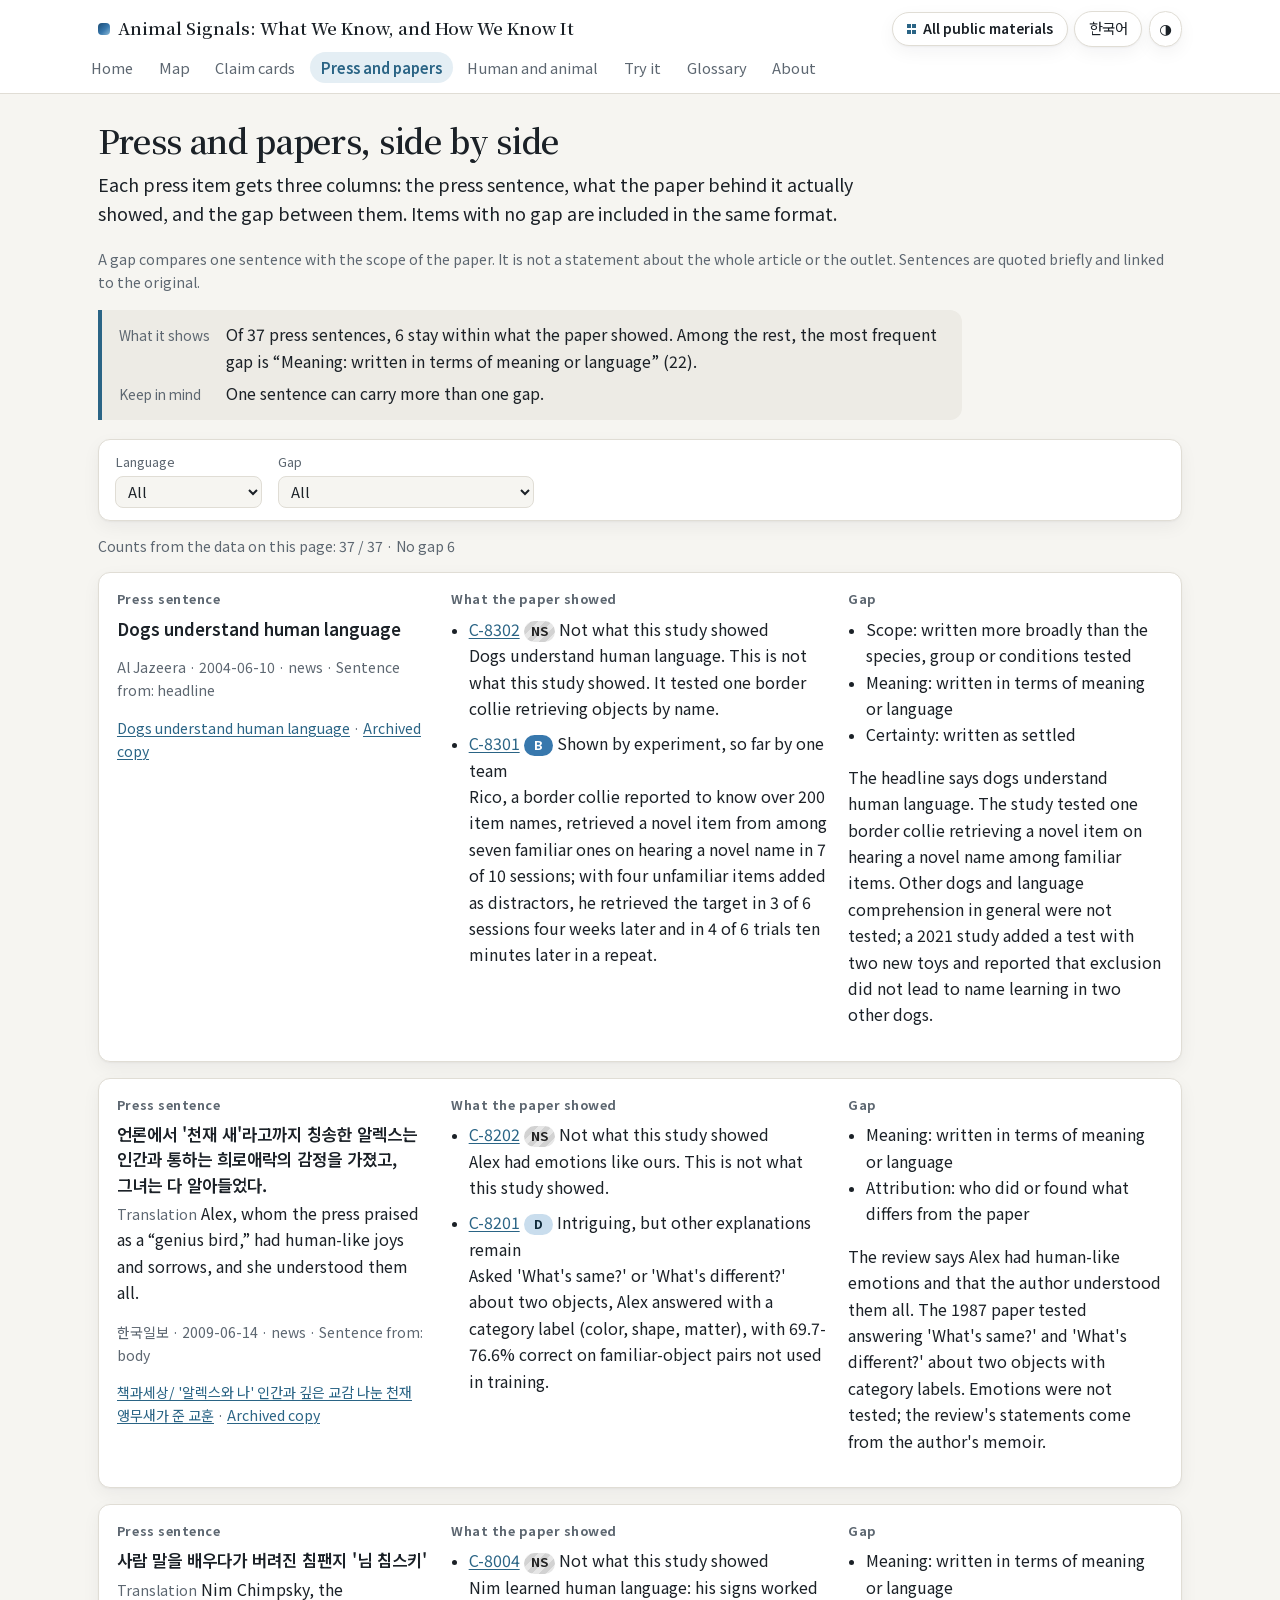
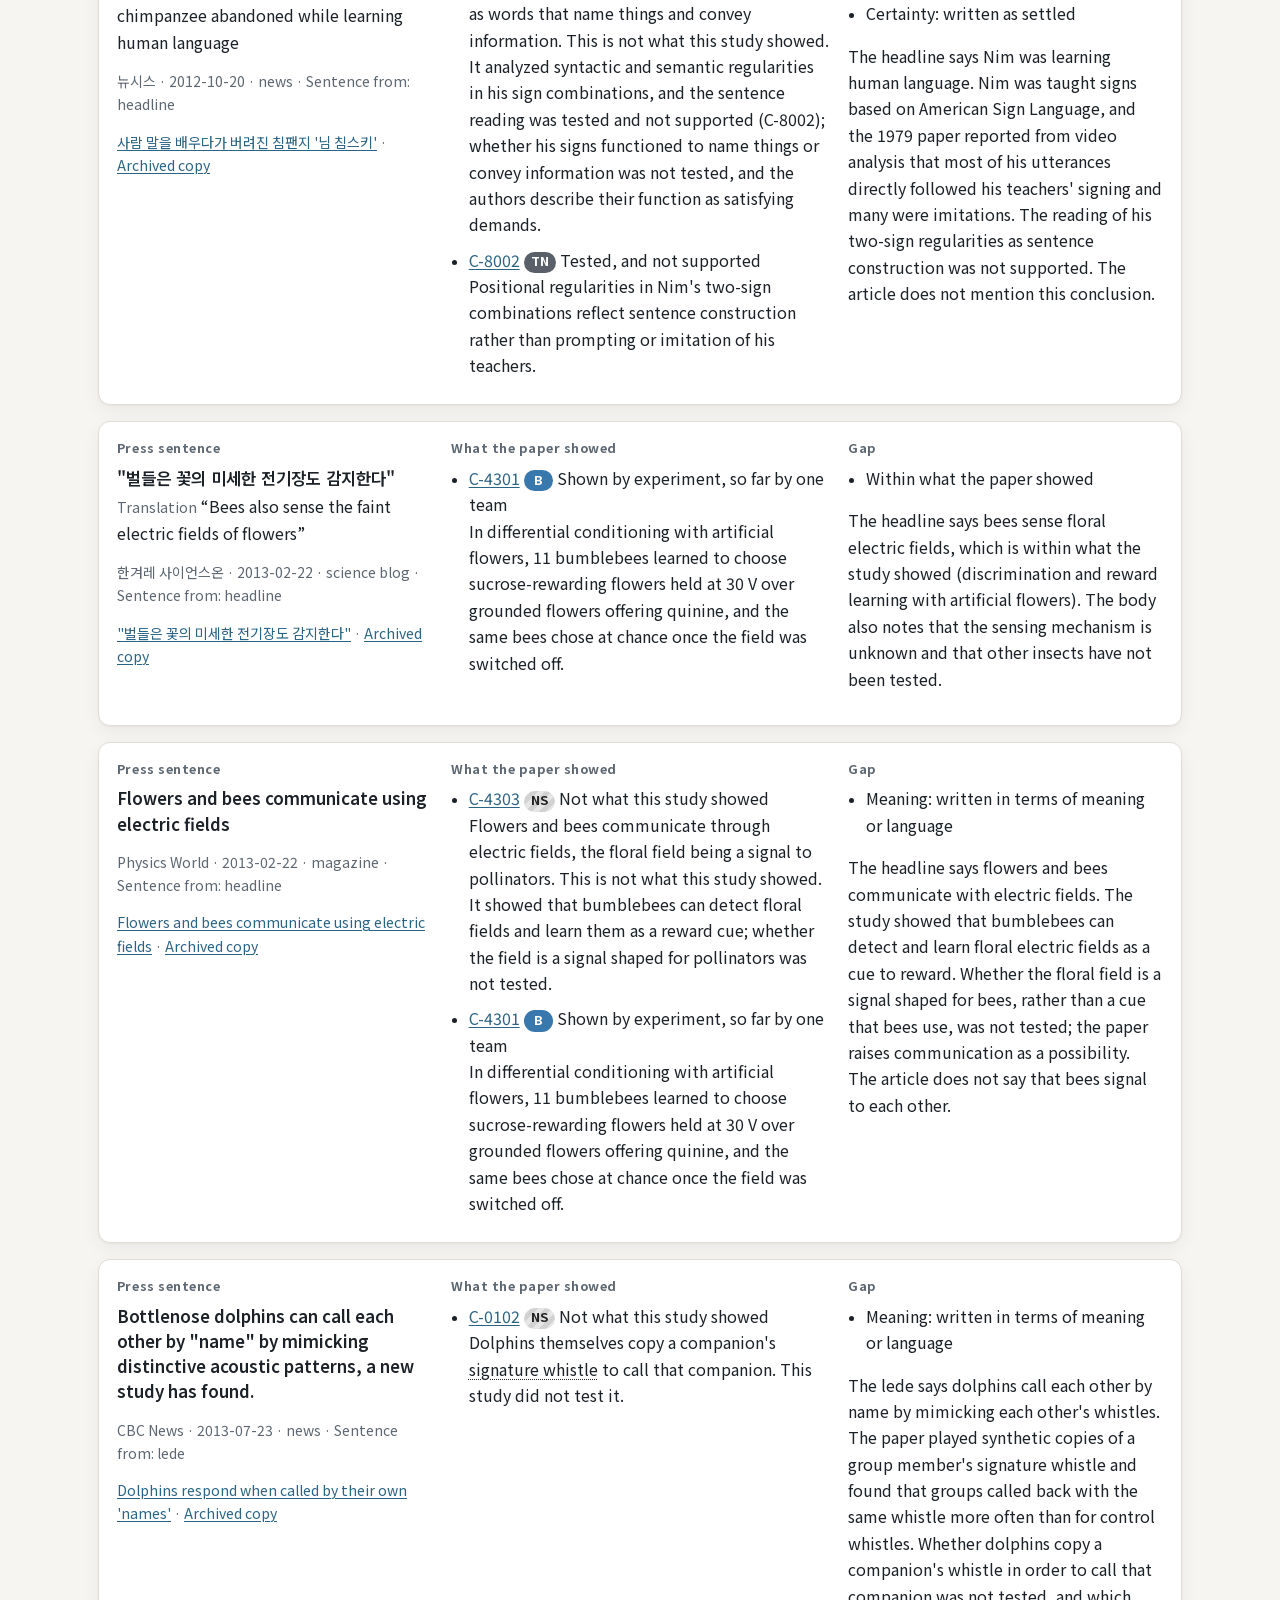
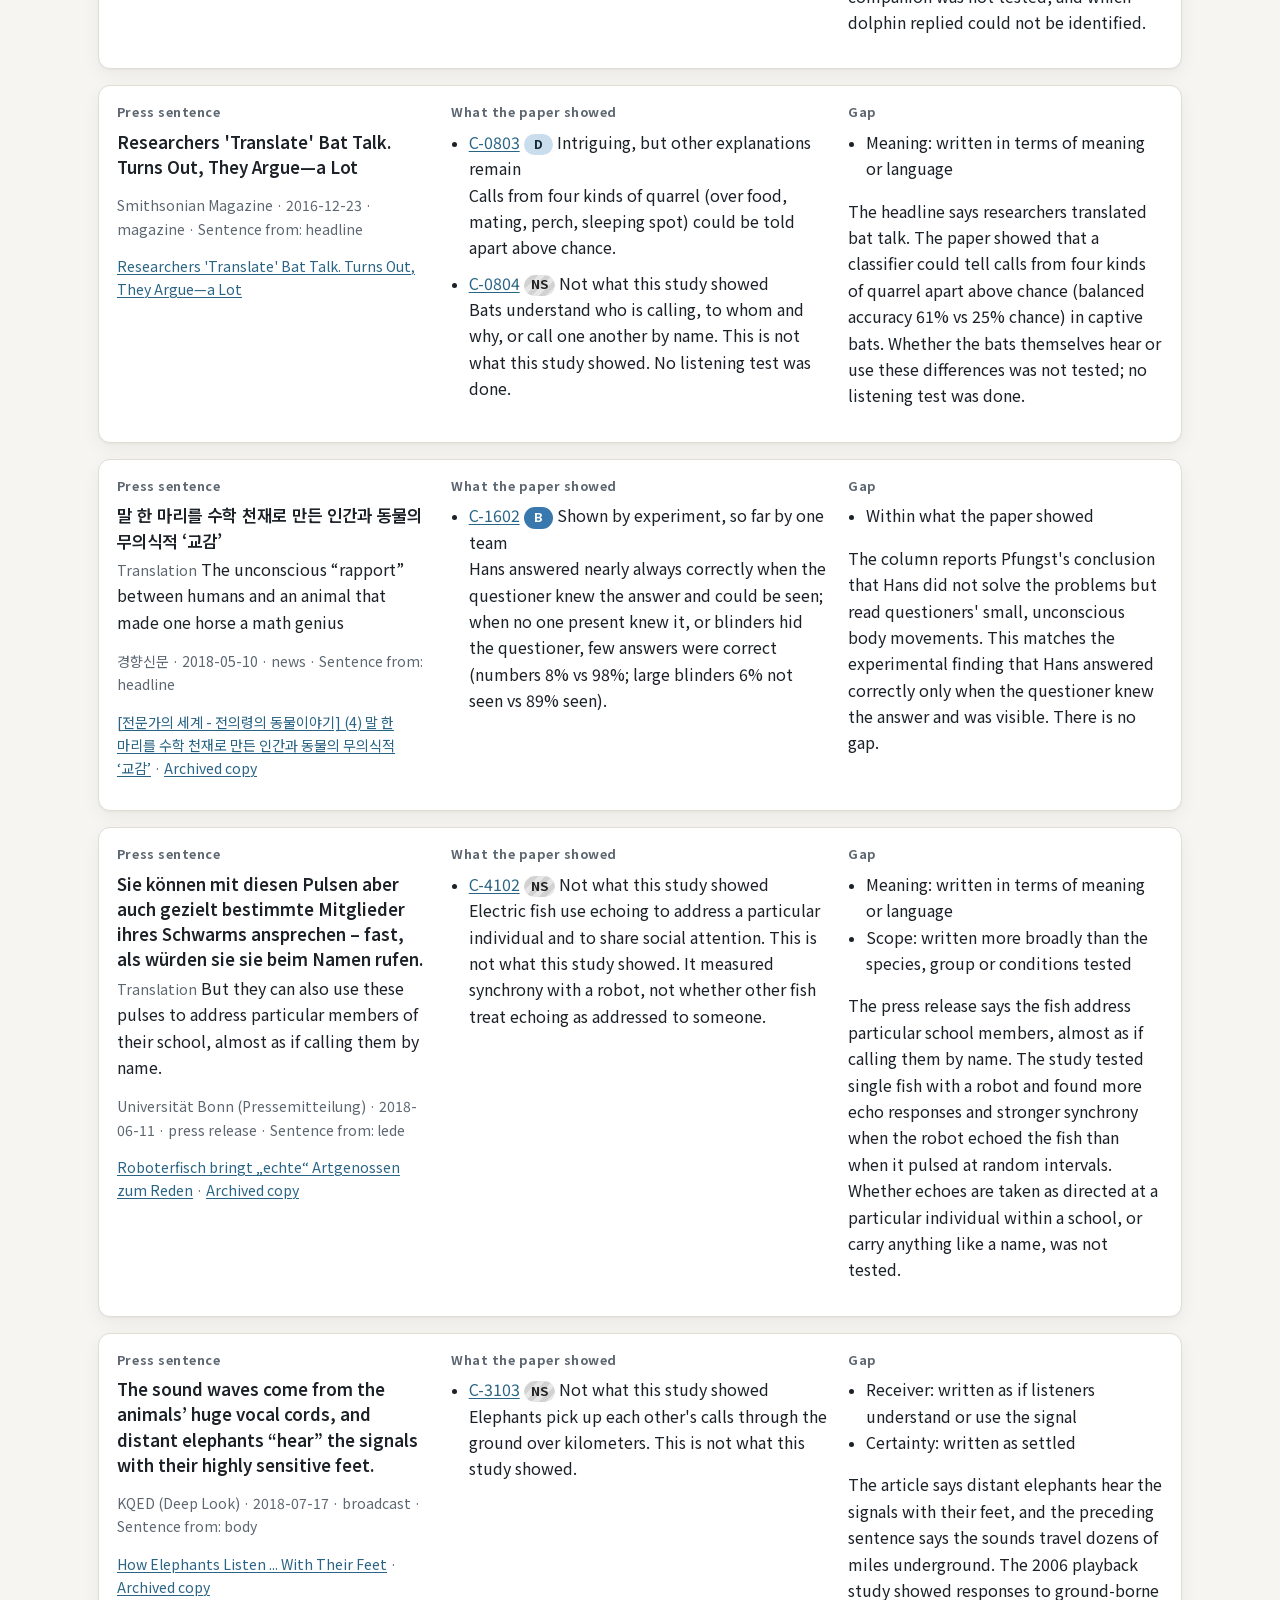
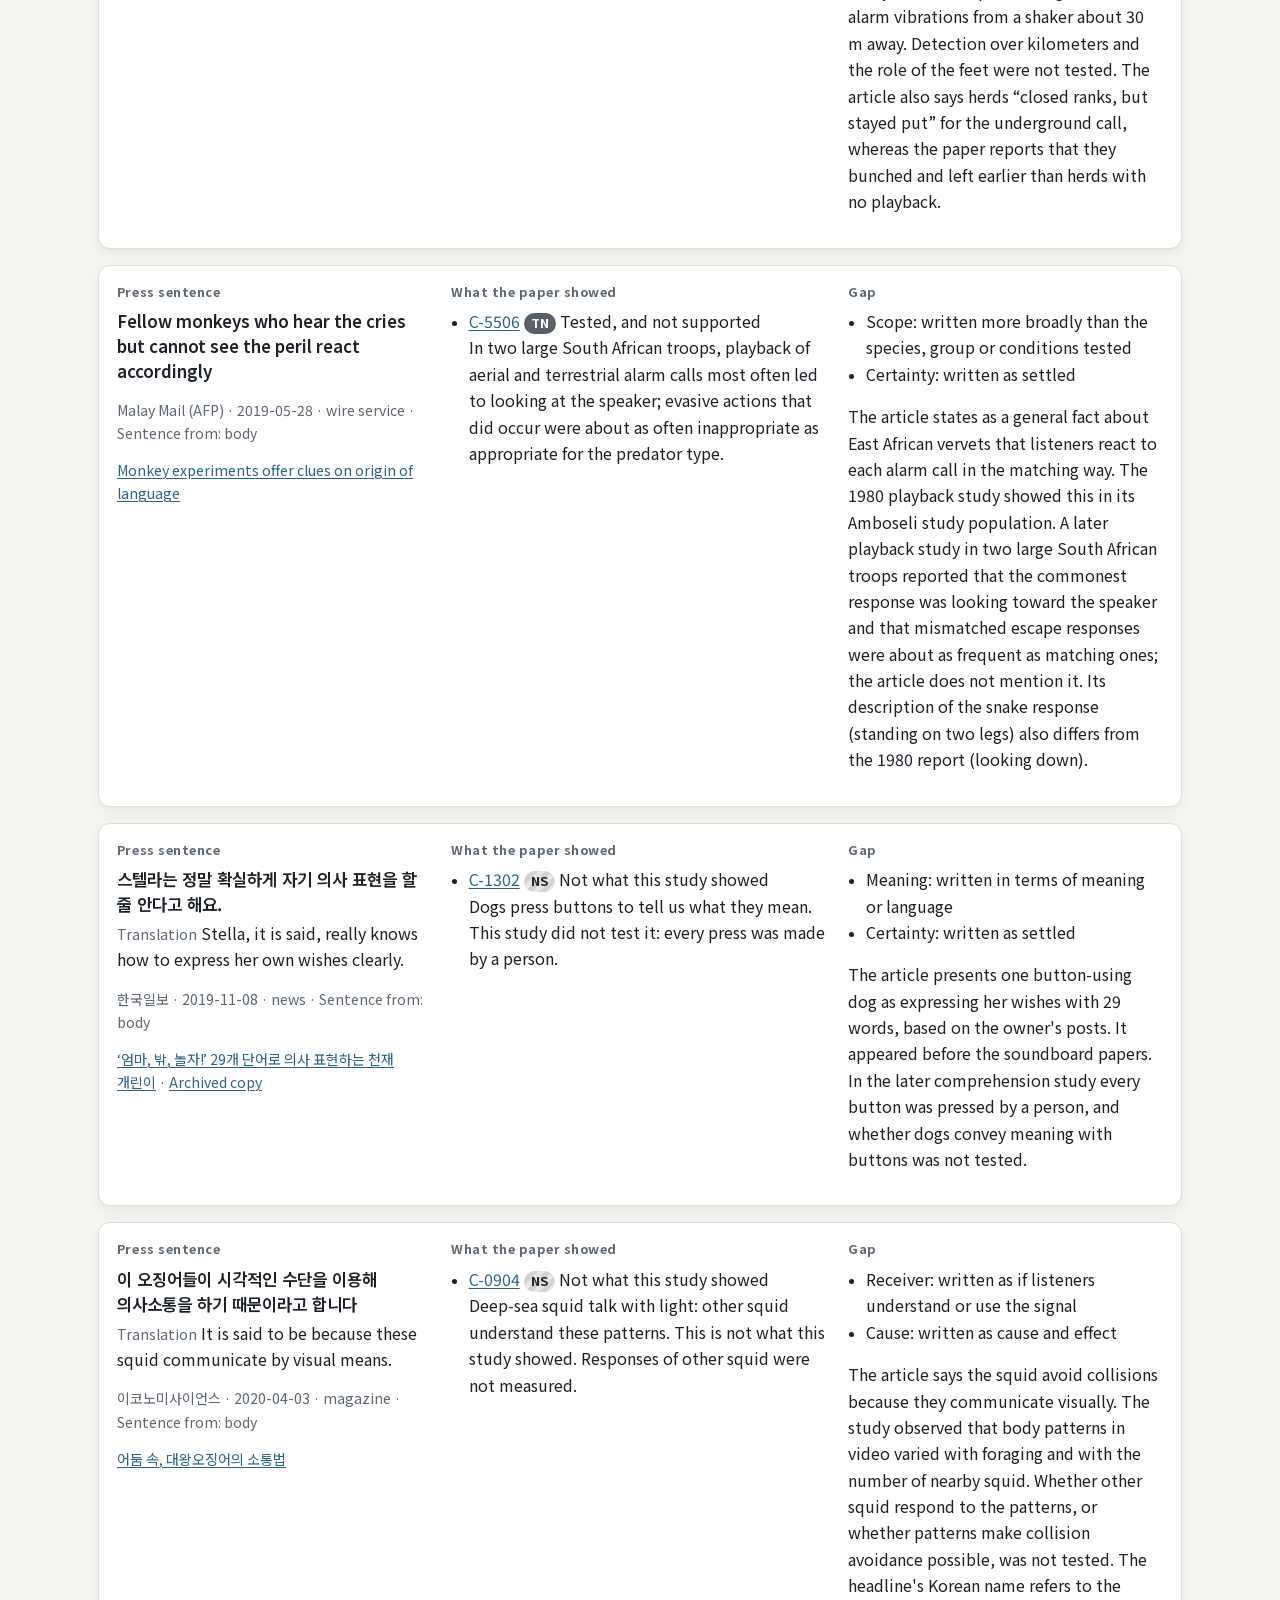
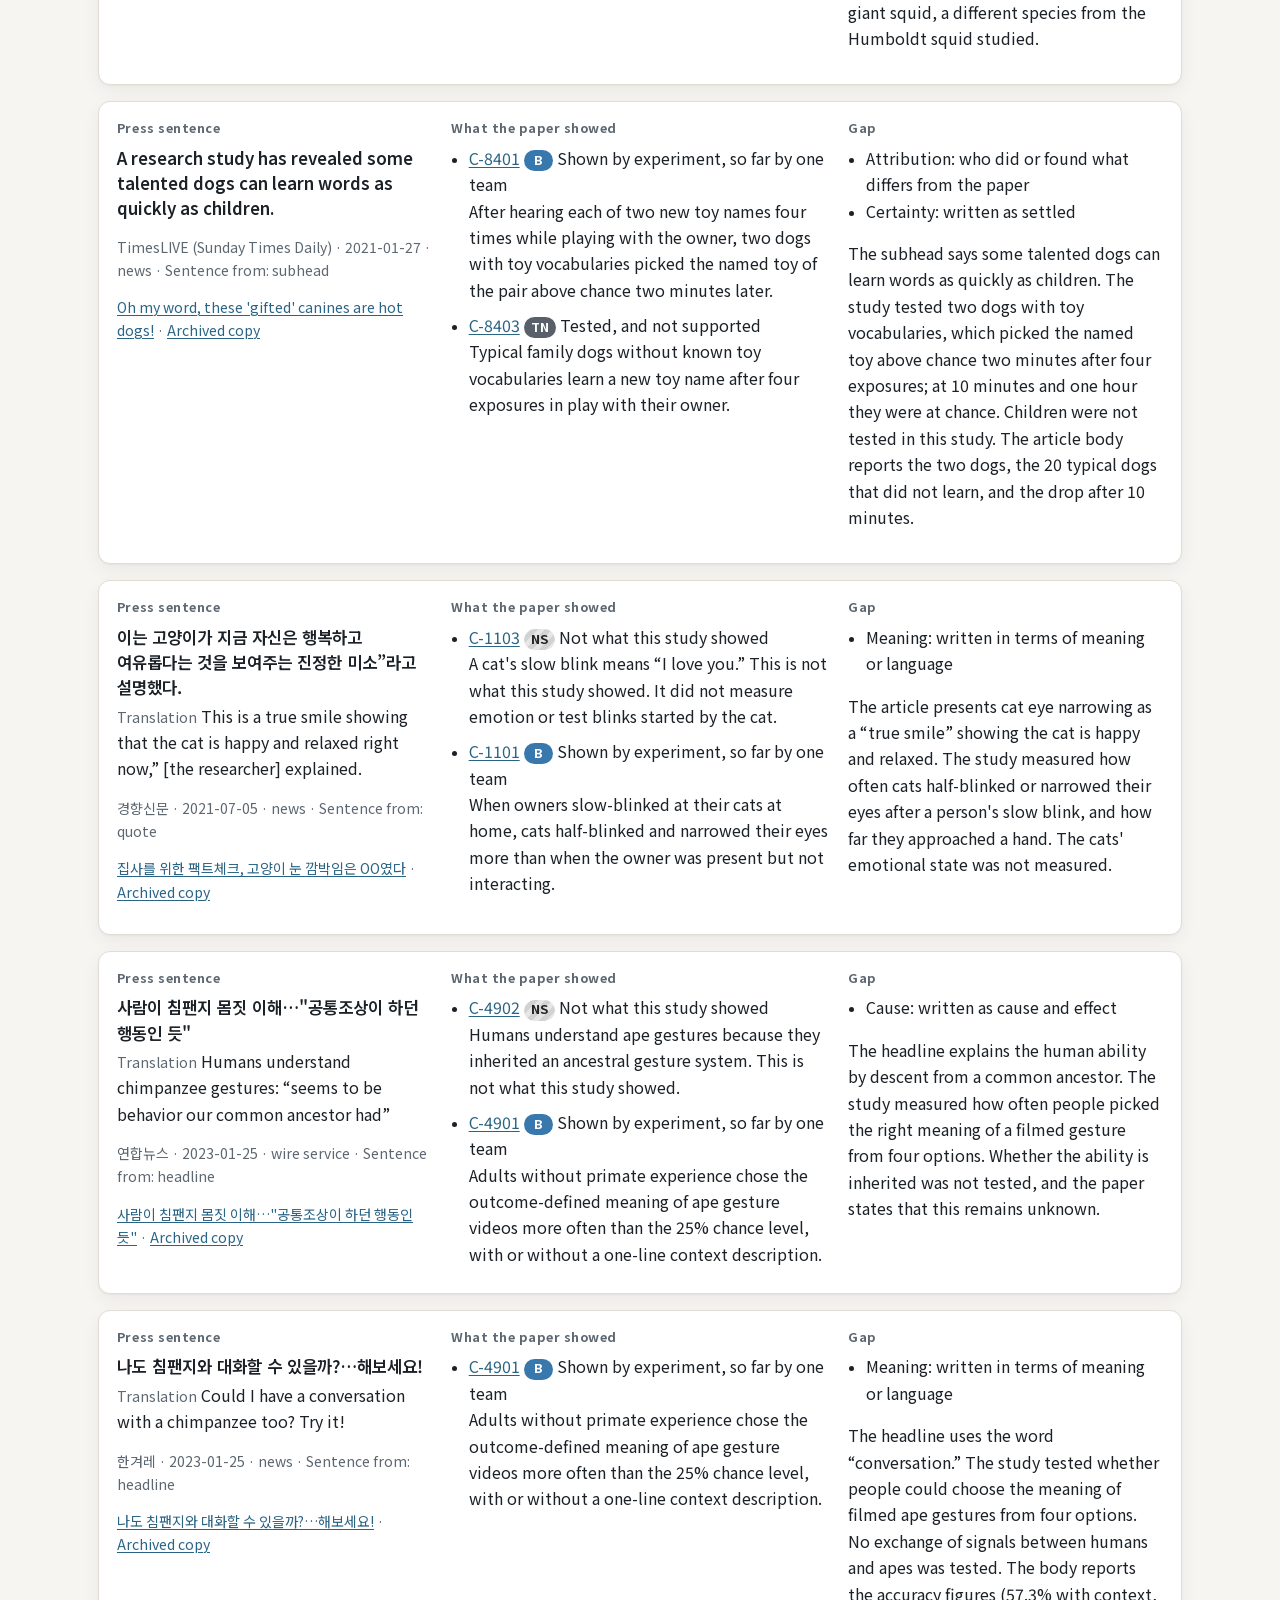
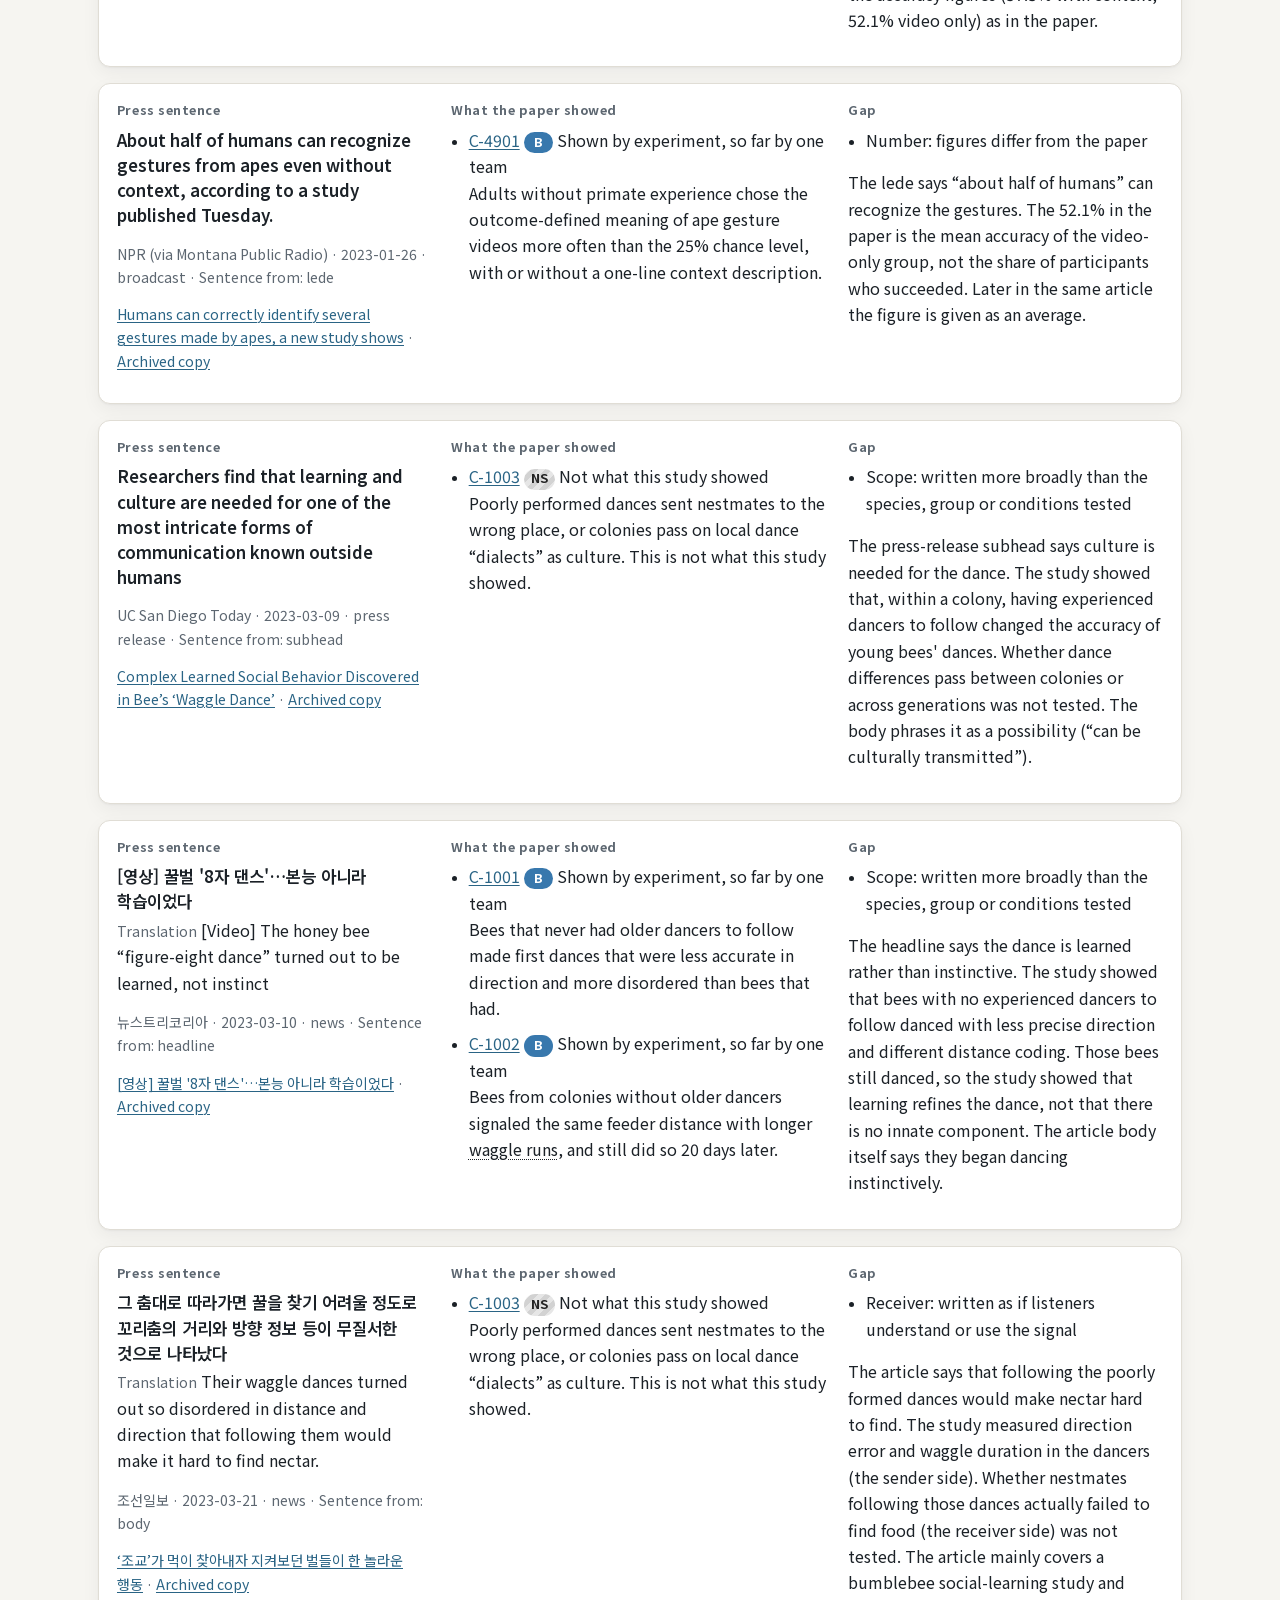
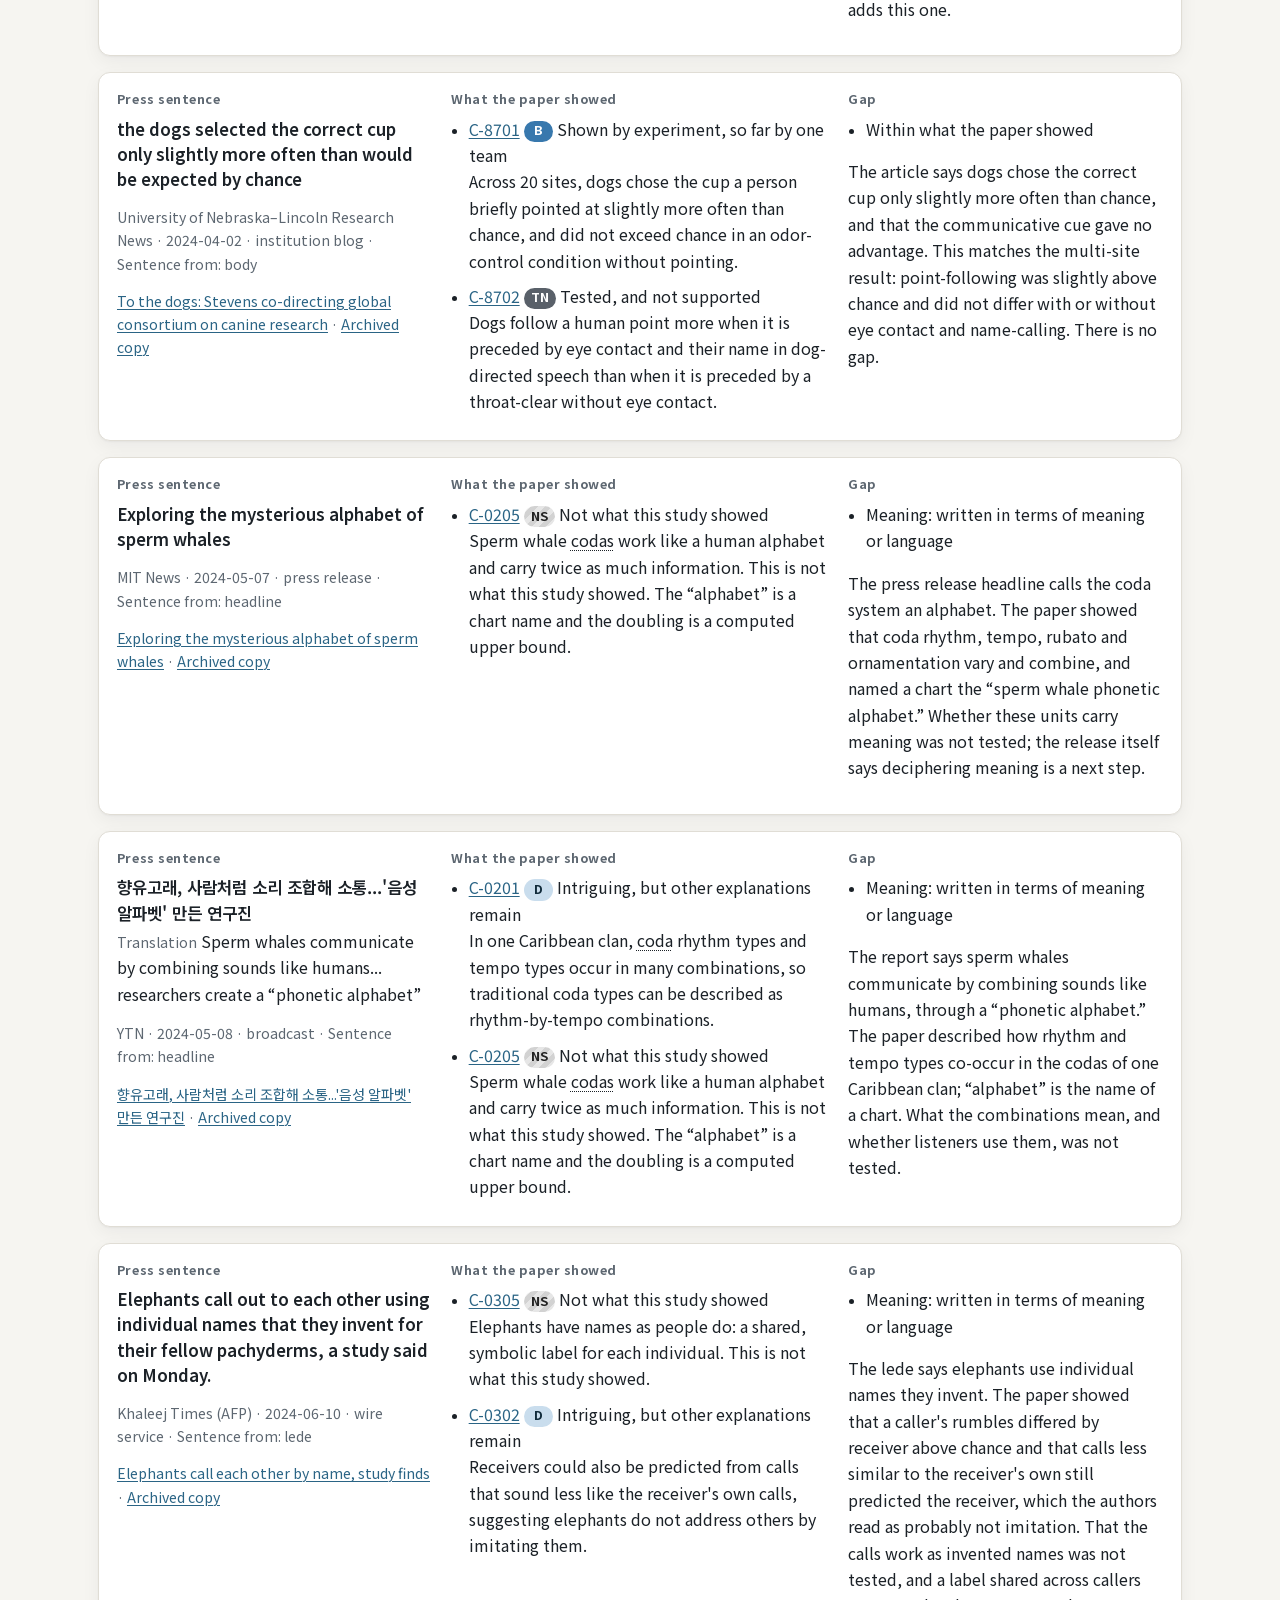
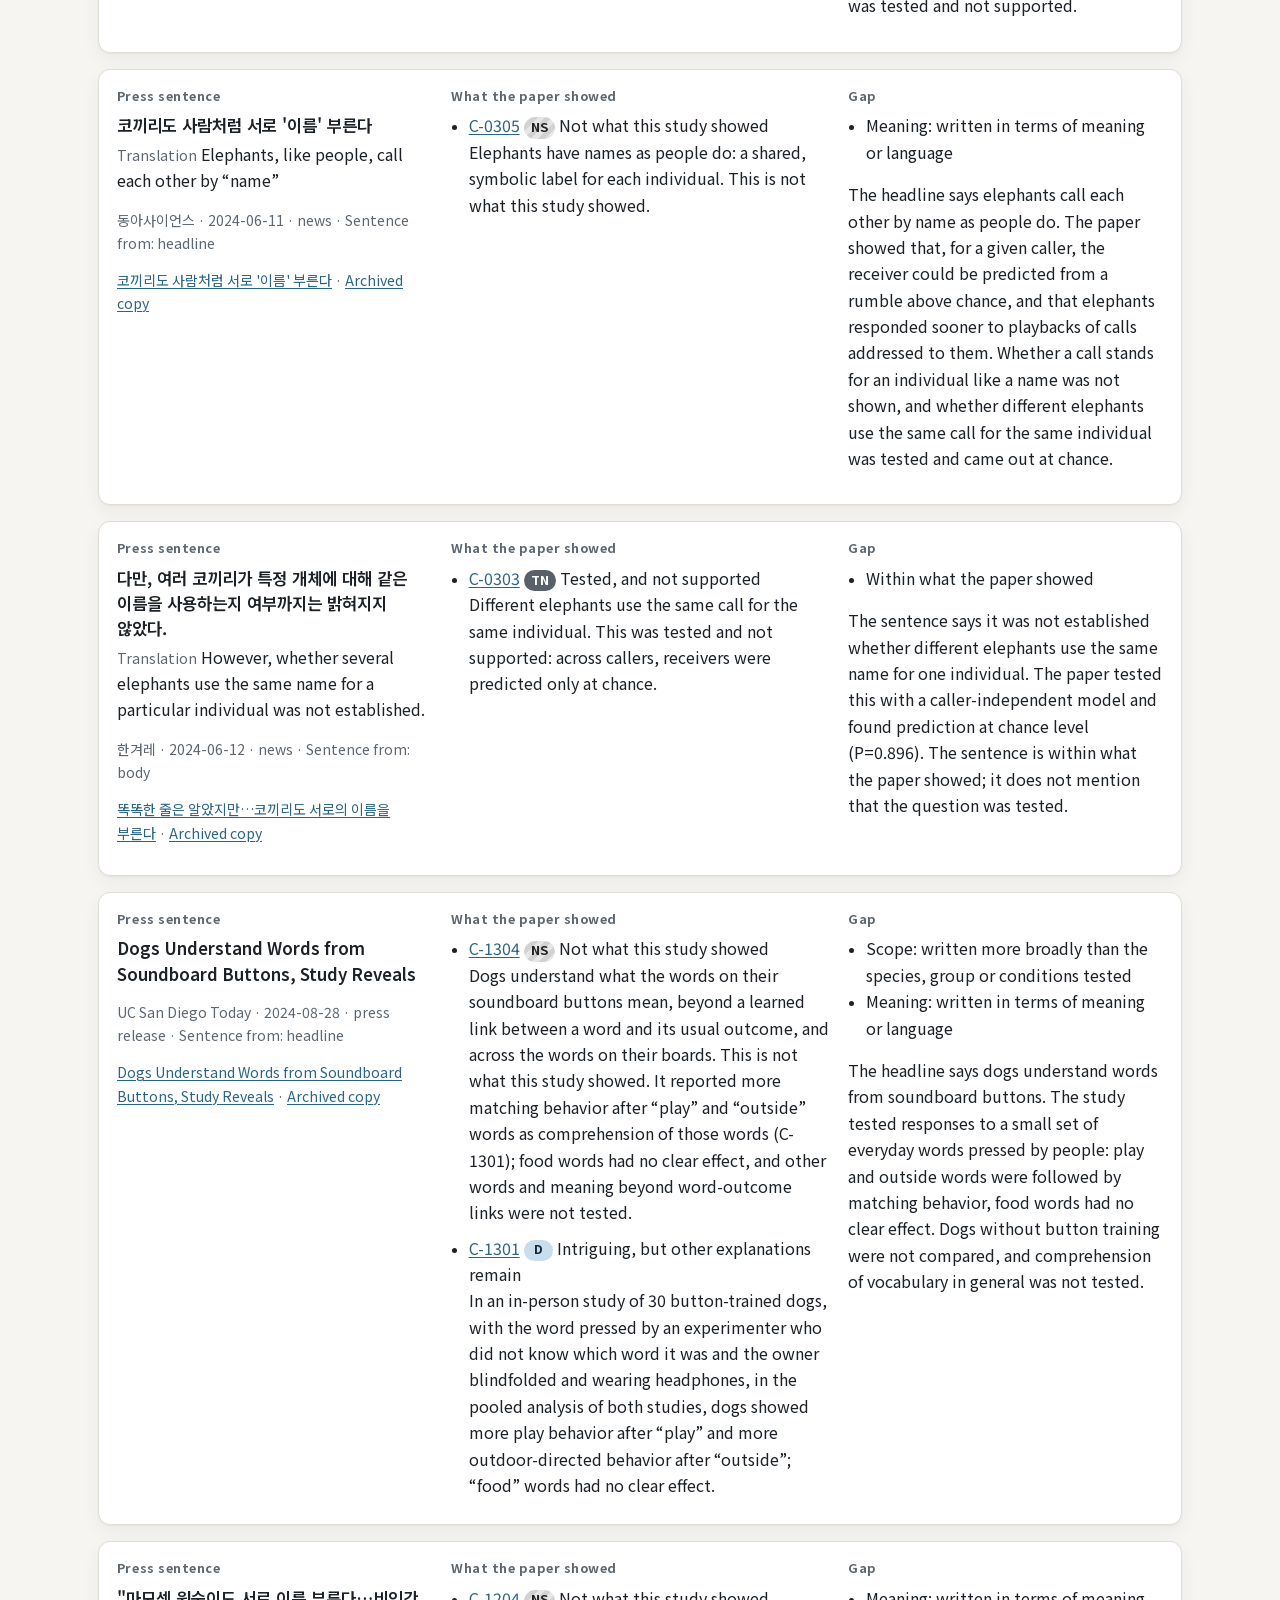
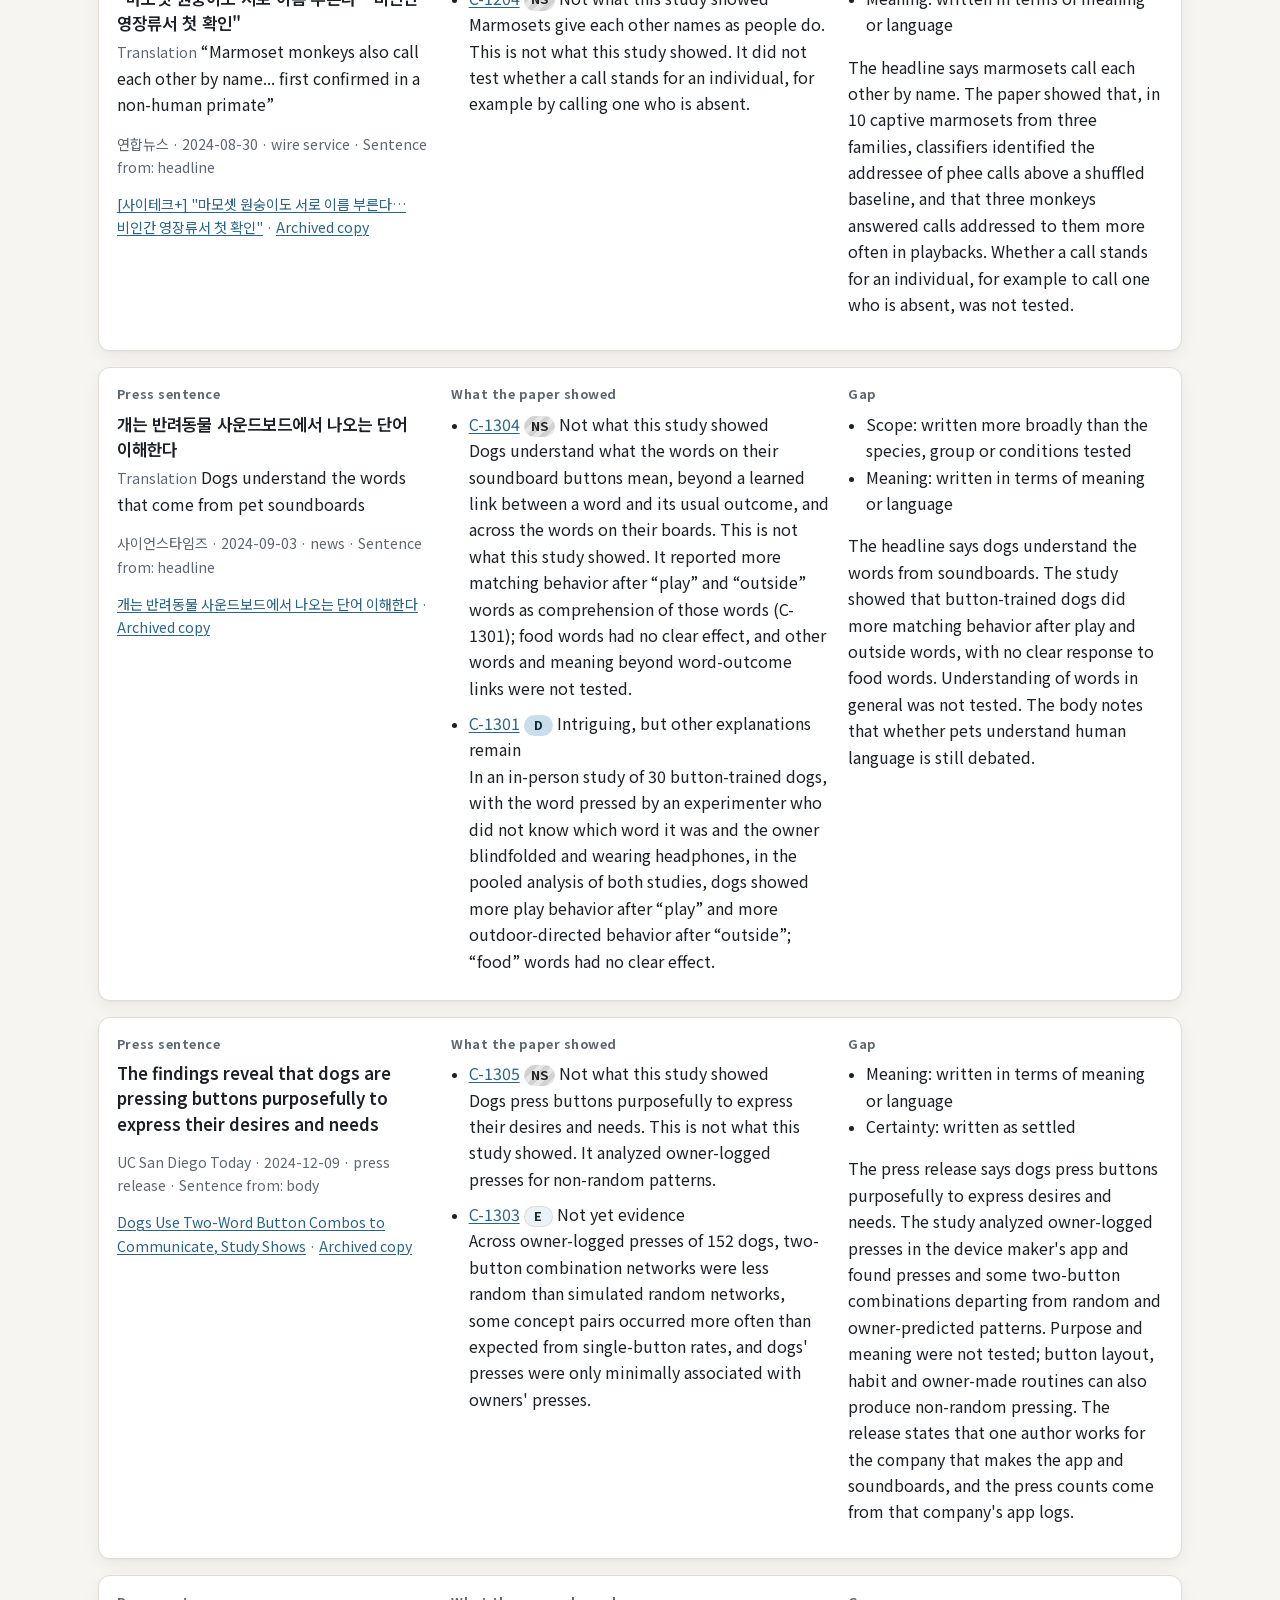
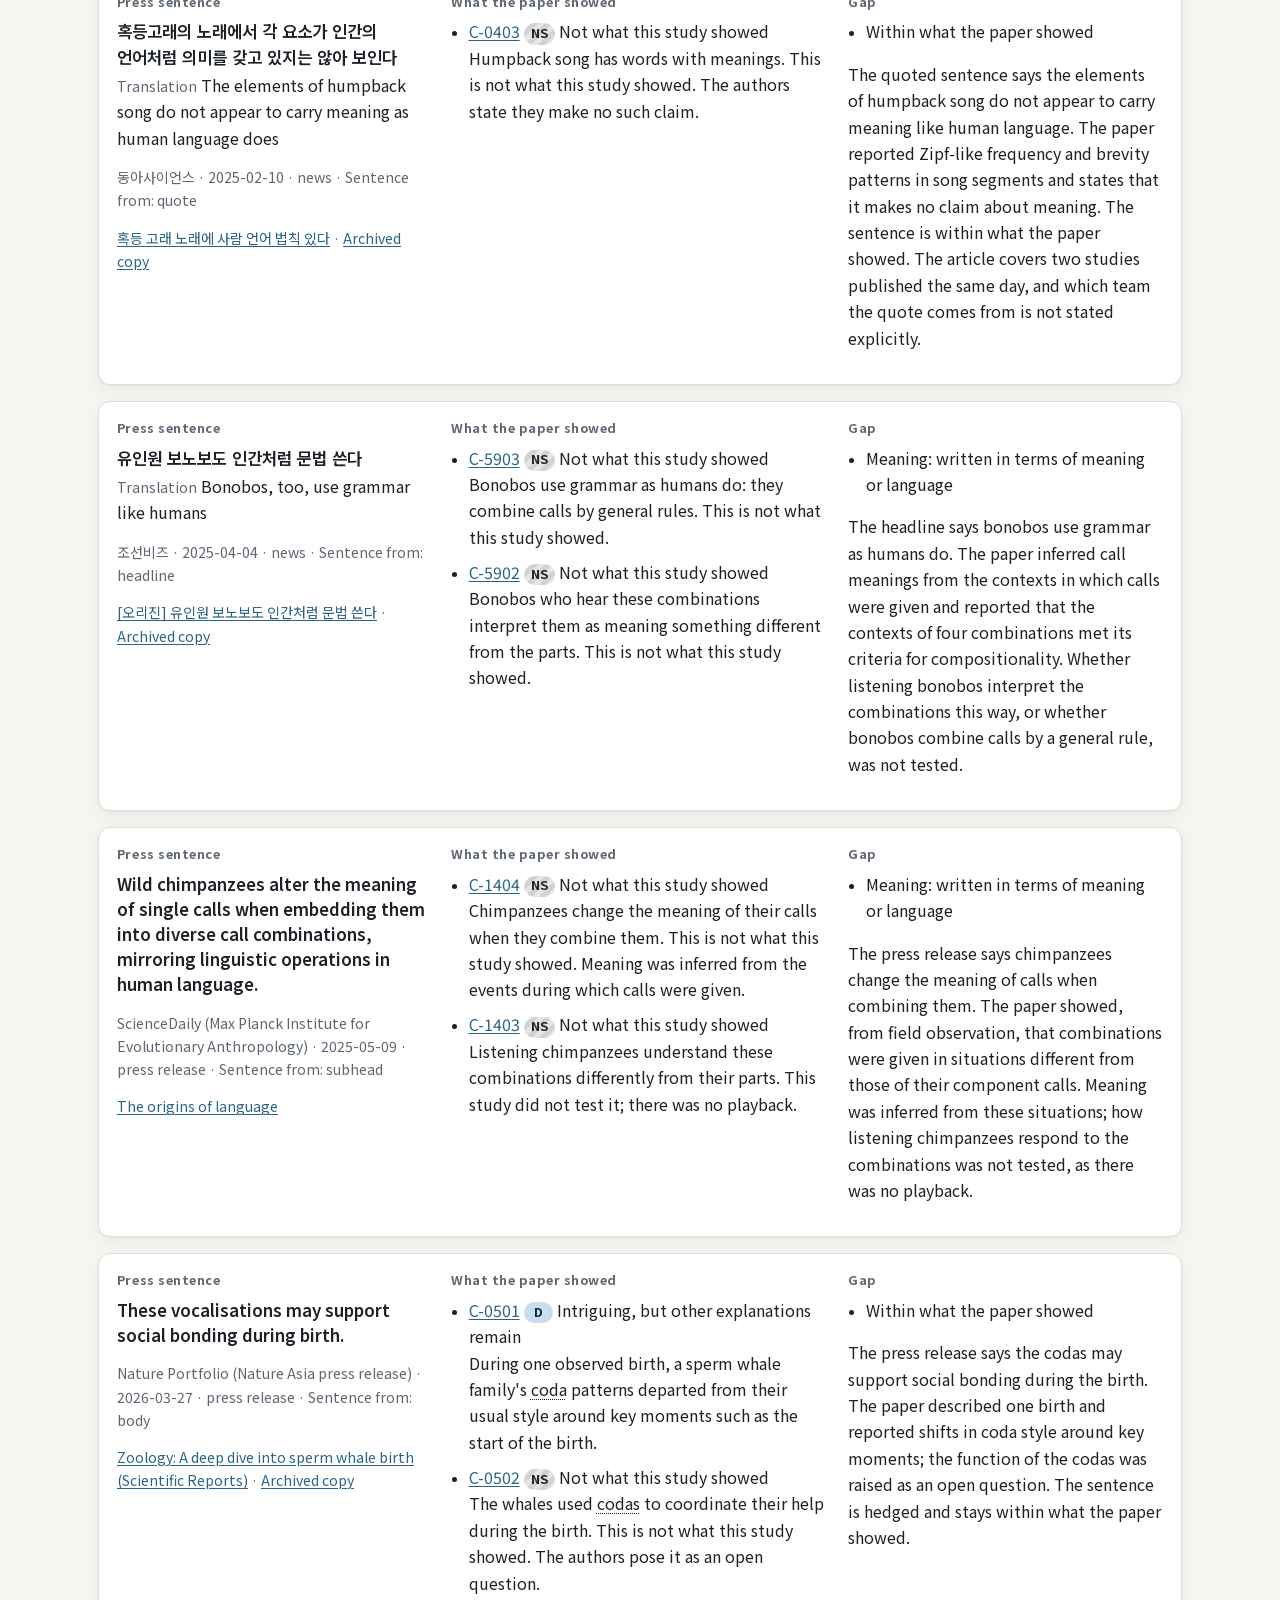
<file: press.html>
<!DOCTYPE html>
<html lang="ko" class="lang-ko" data-title-ko="보도와 논문, 나란히 | 동물의 신호, 어디까지 알았나" data-title-en="Press and papers | Animal Signals">
<head>
<meta charset="utf-8">
<meta name="viewport" content="width=device-width, initial-scale=1">
<title>보도와 논문, 나란히 / Press and papers | 동물의 신호, 어디까지 알았나 / Animal Signals</title>
<link rel="stylesheet" href="assets/site.css">
<script>(function(){var th;try{th=localStorage.getItem("as-theme")}catch(e){}if(th==="light"||th==="dark"){document.documentElement.setAttribute("data-theme",th)}var l=new URLSearchParams(location.search).get("lang");if(l==="ko"||l==="en"){try{localStorage.setItem("as-lang",l)}catch(e){}}else{try{l=localStorage.getItem("as-lang")}catch(e){}}if(l!=="ko"&&l!=="en"){l=(navigator.language||"").toLowerCase().indexOf("ko")===0?"ko":"en"}var d=document.documentElement;d.className="lang-"+l;d.lang=l;var tt=d.getAttribute("data-title-"+l);if(tt){document.title=tt}})();</script>

</head>
<body>
<header class="top">
<div class="wrap toprow">
<a class="brand" href="index.html"><span class="ko" lang="ko">동물의 신호, 어디까지 알았나</span><span class="en" lang="en">Animal Signals: What We Know, and How We Know It</span></a>
<div class="btns"><a class="hub ko" lang="ko" href="https://bowonkwon.github.io/">공개 자료 허브</a><a class="hub en" lang="en" href="https://bowonkwon.github.io/en/">All public materials</a><button type="button" id="langbtn" class="langbtn" aria-label="Language / 언어"><span class="ko" lang="en">English</span><span class="en" lang="ko">한국어</span></button>
<button type="button" id="themebtn" class="langbtn themebtn" aria-label="밝게/어둡게 / Light or dark" title="밝게/어둡게 · Light/dark">&#9681;</button></div>
</div>
<nav class="wrap nav" aria-label="사이트" data-aria-ko="사이트" data-aria-en="Site"><a href="index.html"><span class="ko" lang="ko">처음</span><span class="en" lang="en">Home</span></a><a href="map.html"><span class="ko" lang="ko">지도</span><span class="en" lang="en">Map</span></a><a href="claims.html"><span class="ko" lang="ko">주장 카드</span><span class="en" lang="en">Claim cards</span></a><a href="press.html" aria-current="page"><span class="ko" lang="ko">보도와 논문, 나란히</span><span class="en" lang="en">Press and papers</span></a><a href="aic.html"><span class="ko" lang="ko">사람과 동물</span><span class="en" lang="en">Human and animal</span></a><a href="try.html"><span class="ko" lang="ko">직접 해 보기</span><span class="en" lang="en">Try it</span></a><a href="glossary.html"><span class="ko" lang="ko">용어</span><span class="en" lang="en">Glossary</span></a><a href="about.html"><span class="ko" lang="ko">소개</span><span class="en" lang="en">About</span></a></nav>
</header>
<main class="wrap">
<h1><span class="ko" lang="ko">보도와 논문, 나란히</span><span class="en" lang="en">Press and papers, side by side</span></h1>
<p class="lead"><span class="ko" lang="ko">보도 한 건마다 세 칸을 나란히 둔다. 보도 문장, 그 보도가 다룬 논문이 실제로 보인 것, 둘 사이의 간극. 간극이 없는 보도도 같은 서식으로 섞여 있다.</span><span class="en" lang="en">Each press item gets three columns: the press sentence, what the paper behind it actually showed, and the gap between them. Items with no gap are included in the same format.</span></p>
<p class="small"><span class="ko" lang="ko">간극은 문장 하나와 논문의 범위를 비교한 것이다. 기사 전체나 매체를 두고 한 말이 아니다. 보도 문장은 원문 그대로 짧게 옮기고 원문 링크를 붙였다.</span><span class="en" lang="en">A gap compares one sentence with the scope of the paper. It is not a statement about the whole article or the outlet. Sentences are quoted briefly and linked to the original.</span></p>
<aside class="sumbox"><dl><dt><span class="ko" lang="ko">보이는 것</span><span class="en" lang="en">What it shows</span></dt><dd><span class="ko" lang="ko">보도 문장 37개 가운데 6개는 논문이 보인 범위 안에 있다. 나머지에서 가장 자주 붙은 간극은 「뜻: 뜻이나 언어로 썼다」(22개)이다.</span><span class="en" lang="en">Of 37 press sentences, 6 stay within what the paper showed. Among the rest, the most frequent gap is “Meaning: written in terms of meaning or language” (22).</span></dd><dt><span class="ko" lang="ko">조심할 것</span><span class="en" lang="en">Keep in mind</span></dt><dd><span class="ko" lang="ko">한 문장에 간극이 둘 이상 붙을 수 있다.</span><span class="en" lang="en">One sentence can carry more than one gap.</span></dd></dl></aside>
<form class="filters" id="pfilter" onsubmit="return false">
<label><span class="ko" lang="ko">보도 언어</span><span class="en" lang="en">Language</span> <select name="lang"><option value="" data-ko="전체" data-en="All">전체</option><option value="ko" data-ko="한국어" data-en="Korean">한국어</option><option value="en" data-ko="영어" data-en="English">영어</option><option value="other" data-ko="그 밖의 언어" data-en="Other language">그 밖의 언어</option></select></label>
<label><span class="ko" lang="ko">간극</span><span class="en" lang="en">Gap</span> <select name="gap"><option value="" data-ko="전체" data-en="All">전체</option><option value="none" data-ko="논문이 보인 범위 안" data-en="Within what the paper showed">논문이 보인 범위 안</option><option value="scope" data-ko="범위: 시험한 종·집단·조건보다 넓게 썼다" data-en="Scope: written more broadly than the species, group or conditions tested">범위: 시험한 종·집단·조건보다 넓게 썼다</option><option value="receiver" data-ko="받는 쪽: 듣는 동물이 알아듣거나 쓴다고 썼다" data-en="Receiver: written as if listeners understand or use the signal">받는 쪽: 듣는 동물이 알아듣거나 쓴다고 썼다</option><option value="meaning" data-ko="뜻: 뜻이나 언어로 썼다" data-en="Meaning: written in terms of meaning or language">뜻: 뜻이나 언어로 썼다</option><option value="causal" data-ko="인과: 원인과 효과로 썼다" data-en="Cause: written as cause and effect">인과: 원인과 효과로 썼다</option><option value="certainty" data-ko="확실성: 확정된 것처럼 썼다" data-en="Certainty: written as settled">확실성: 확정된 것처럼 썼다</option><option value="number" data-ko="수치: 숫자가 논문과 다르다" data-en="Number: figures differ from the paper">수치: 숫자가 논문과 다르다</option><option value="attribution" data-ko="주체·출처: 누가 무엇을 했는지가 논문과 다르다" data-en="Attribution: who did or found what differs from the paper">주체·출처: 누가 무엇을 했는지가 논문과 다르다</option></select></label>
</form>
<p class="small" id="pcount" data-total="37"><span class="ko" lang="ko">이 화면의 집계</span><span class="en" lang="en">Counts from the data on this page</span>: <span class="n">37</span> / 37 · <span class="ko" lang="ko">간극 없음</span><span class="en" lang="en">No gap</span> 6</p>
<div class="plist" id="plist"><article class="prow" id="P-211" data-lang="en" data-gaps="scope;meaning;certainty">
<section class="pc"><h3 class="small"><span class="ko" lang="ko">보도 문장</span><span class="en" lang="en">Press sentence</span></h3><p class="sentence" lang="en">Dogs understand human language</p><p class="ko tr" lang="ko"><span class="small">번역</span> 개는 사람 말을 이해한다</p>
<p class="small">Al Jazeera · 2004-06-10 · <span class="ko" lang="ko">신문·뉴스</span><span class="en" lang="en">news</span> · <span class="ko" lang="ko">문장 위치</span><span class="en" lang="en">Sentence from</span>: <span class="ko" lang="ko">제목</span><span class="en" lang="en">headline</span></p>
<p class="small"><a href="https://www.aljazeera.com/news/2004/6/10/dogs-understand-human-language" rel="noopener">Dogs understand human language</a> · <a href="https://web.archive.org/web/20261030161339/https://www.aljazeera.com/news/2004/6/10/dogs-understand-human-language" rel="noopener"><span class="ko" lang="ko">보관본</span><span class="en" lang="en">Archived copy</span></a></p></section>
<section class="pc"><h3 class="small"><span class="ko" lang="ko">원 논문이 실제로 보인 것</span><span class="en" lang="en">What the paper showed</span></h3><ul class="mid"><li><a href="claims.html#C-8302">C-8302</a> <span class="gradeline"><span class="badge g-NS" title="NS">NS</span> <span class="ko" lang="ko">이 연구가 보인 것이 아니다</span><span class="en" lang="en">Not what this study showed</span></span><br><span class="ko" lang="ko">개는 사람 말을 이해한다. 이 연구가 보인 것이 아니다. 논문은 보더콜리 한 마리가 이름을 듣고 물건을 가져오는지를 시험했다.</span><span class="en" lang="en">Dogs understand human language. This is not what this study showed. It tested one border collie retrieving objects by name.</span></li><li><a href="claims.html#C-8301">C-8301</a> <span class="gradeline"><span class="badge g-B" title="B">B</span> <span class="ko" lang="ko">실험으로 확인됐지만 아직 한 팀 결과다</span><span class="en" lang="en">Shown by experiment, so far by one team</span></span><br><span class="ko" lang="ko">200개 넘는 물건 이름을 안다는 보더콜리 리코가 아는 물건 일곱 개 사이의 새 물건을 처음 듣는 이름을 듣고 10회기 중 7회기에 가져왔다. 처음 보는 물건 네 개를 섞은 기억 시험에서는 4주 뒤 6회기 중 3회기, 다시 한 실험에서 10분 뒤 6회 중 4회 목표 물건을 가져왔다.</span><span class="en" lang="en">Rico, a border collie reported to know over 200 item names, retrieved a novel item from among seven familiar ones on hearing a novel name in 7 of 10 sessions; with four unfamiliar items added as distractors, he retrieved the target in 3 of 6 sessions four weeks later and in 4 of 6 trials ten minutes later in a repeat.</span></li></ul></section>
<section class="pc"><h3 class="small"><span class="ko" lang="ko">간극</span><span class="en" lang="en">Gap</span></h3><ul class="gaps"><li><span class="ko" lang="ko">범위: 시험한 종·집단·조건보다 넓게 썼다</span><span class="en" lang="en">Scope: written more broadly than the species, group or conditions tested</span></li><li><span class="ko" lang="ko">뜻: 뜻이나 언어로 썼다</span><span class="en" lang="en">Meaning: written in terms of meaning or language</span></li><li><span class="ko" lang="ko">확실성: 확정된 것처럼 썼다</span><span class="en" lang="en">Certainty: written as settled</span></li></ul><p><span class="ko" lang="ko">제목은 개가 사람 말을 이해한다고 썼다. 논문이 시험한 것은 보더콜리 한 마리가 아는 물건 사이에서 처음 듣는 이름을 듣고 새 물건을 가져오는지다. 다른 개와 언어 이해 일반은 시험되지 않았고, 2021년 연구는 새 장난감 둘만 놓는 시험을 더해 다른 개 두 마리에서 배제가 이름 학습으로 이어지지 않았다고 보고했다.</span><span class="en" lang="en">The headline says dogs understand human language. The study tested one border collie retrieving a novel item on hearing a novel name among familiar items. Other dogs and language comprehension in general were not tested; a 2021 study added a test with two new toys and reported that exclusion did not lead to name learning in two other dogs.</span></p></section>
</article><article class="prow" id="P-210" data-lang="ko" data-gaps="meaning;attribution">
<section class="pc"><h3 class="small"><span class="ko" lang="ko">보도 문장</span><span class="en" lang="en">Press sentence</span></h3><p class="sentence" lang="ko">언론에서 &#x27;천재 새&#x27;라고까지 칭송한 알렉스는 인간과 통하는 희로애락의 감정을 가졌고, 그녀는 다 알아들었다.</p><p class="en tr" lang="en"><span class="small">Translation</span> Alex, whom the press praised as a “genius bird,” had human-like joys and sorrows, and she understood them all.</p>
<p class="small">한국일보 · 2009-06-14 · <span class="ko" lang="ko">신문·뉴스</span><span class="en" lang="en">news</span> · <span class="ko" lang="ko">문장 위치</span><span class="en" lang="en">Sentence from</span>: <span class="ko" lang="ko">본문</span><span class="en" lang="en">body</span></p>
<p class="small"><a href="https://www.hankookilbo.com/News/Read/200906142275607050" rel="noopener">책과세상/ &#x27;알렉스와 나&#x27; 인간과 깊은 교감 나눈 천재 앵무새가 준 교훈</a> · <a href="https://web.archive.org/web/20261030092445/https://www.hankookilbo.com/News/Read/200906142275607050" rel="noopener"><span class="ko" lang="ko">보관본</span><span class="en" lang="en">Archived copy</span></a></p></section>
<section class="pc"><h3 class="small"><span class="ko" lang="ko">원 논문이 실제로 보인 것</span><span class="en" lang="en">What the paper showed</span></h3><ul class="mid"><li><a href="claims.html#C-8202">C-8202</a> <span class="gradeline"><span class="badge g-NS" title="NS">NS</span> <span class="ko" lang="ko">이 연구가 보인 것이 아니다</span><span class="en" lang="en">Not what this study showed</span></span><br><span class="ko" lang="ko">알렉스는 사람과 통하는 희로애락의 감정을 가졌다. 이 연구가 보인 것이 아니다.</span><span class="en" lang="en">Alex had emotions like ours. This is not what this study showed.</span></li><li><a href="claims.html#C-8201">C-8201</a> <span class="gradeline"><span class="badge g-D" title="D">D</span> <span class="ko" lang="ko">흥미롭지만 다른 설명이 남아 있다</span><span class="en" lang="en">Intriguing, but other explanations remain</span></span><br><span class="ko" lang="ko">물건 두 개를 두고 「무엇이 같아?」「무엇이 달라?」를 물으면 알렉스는 범주어(색·모양·재질)로 답했고, 훈련에 쓰지 않은 익숙한 물건 쌍에서 정답률이 69.7~76.6%였다.</span><span class="en" lang="en">Asked &#x27;What&#x27;s same?&#x27; or &#x27;What&#x27;s different?&#x27; about two objects, Alex answered with a category label (color, shape, matter), with 69.7-76.6% correct on familiar-object pairs not used in training.</span></li></ul></section>
<section class="pc"><h3 class="small"><span class="ko" lang="ko">간극</span><span class="en" lang="en">Gap</span></h3><ul class="gaps"><li><span class="ko" lang="ko">뜻: 뜻이나 언어로 썼다</span><span class="en" lang="en">Meaning: written in terms of meaning or language</span></li><li><span class="ko" lang="ko">주체·출처: 누가 무엇을 했는지가 논문과 다르다</span><span class="en" lang="en">Attribution: who did or found what differs from the paper</span></li></ul><p><span class="ko" lang="ko">서평은 알렉스가 사람과 통하는 감정을 가졌고 저자가 그것을 다 알아들었다고 썼다. 1987년 논문이 시험한 것은 물건 두 개를 두고 「무엇이 같아?」「무엇이 달라?」에 범주어로 답하는 과제다. 감정은 시험되지 않았고, 서평의 서술은 저자의 회고록에서 나온 것이다.</span><span class="en" lang="en">The review says Alex had human-like emotions and that the author understood them all. The 1987 paper tested answering &#x27;What&#x27;s same?&#x27; and &#x27;What&#x27;s different?&#x27; about two objects with category labels. Emotions were not tested; the review&#x27;s statements come from the author&#x27;s memoir.</span></p></section>
</article><article class="prow" id="P-208" data-lang="ko" data-gaps="meaning;certainty">
<section class="pc"><h3 class="small"><span class="ko" lang="ko">보도 문장</span><span class="en" lang="en">Press sentence</span></h3><p class="sentence" lang="ko">사람 말을 배우다가 버려진 침팬지 &#x27;님 침스키&#x27;</p><p class="en tr" lang="en"><span class="small">Translation</span> Nim Chimpsky, the chimpanzee abandoned while learning human language</p>
<p class="small">뉴시스 · 2012-10-20 · <span class="ko" lang="ko">신문·뉴스</span><span class="en" lang="en">news</span> · <span class="ko" lang="ko">문장 위치</span><span class="en" lang="en">Sentence from</span>: <span class="ko" lang="ko">제목</span><span class="en" lang="en">headline</span></p>
<p class="small"><a href="https://www.newsis.com/view/NISX20121018_0011532062" rel="noopener">사람 말을 배우다가 버려진 침팬지 &#x27;님 침스키&#x27;</a> · <a href="https://web.archive.org/web/20261030092049/https://www.newsis.com/view/NISX20121018_0011532062" rel="noopener"><span class="ko" lang="ko">보관본</span><span class="en" lang="en">Archived copy</span></a></p></section>
<section class="pc"><h3 class="small"><span class="ko" lang="ko">원 논문이 실제로 보인 것</span><span class="en" lang="en">What the paper showed</span></h3><ul class="mid"><li><a href="claims.html#C-8004">C-8004</a> <span class="gradeline"><span class="badge g-NS" title="NS">NS</span> <span class="ko" lang="ko">이 연구가 보인 것이 아니다</span><span class="en" lang="en">Not what this study showed</span></span><br><span class="ko" lang="ko">님은 사람 말을 배웠다. 그의 수화는 사물에 이름을 붙이고 정보를 전하는 낱말로 기능했다. 이 연구가 보인 것이 아니다. 논문은 님의 수화 조합에서 구문·의미 규칙성을 분석했고, 문장 구성 해석은 시험되어 지지되지 않았다(C-8002). 수화가 이름 붙이기나 정보 전달로 기능했는지는 시험하지 않았으며, 저자들은 그 기능을 요구를 채우는 것으로 서술했다.</span><span class="en" lang="en">Nim learned human language: his signs worked as words that name things and convey information. This is not what this study showed. It analyzed syntactic and semantic regularities in his sign combinations, and the sentence reading was tested and not supported (C-8002); whether his signs functioned to name things or convey information was not tested, and the authors describe their function as satisfying demands.</span></li><li><a href="claims.html#C-8002">C-8002</a> <span class="gradeline"><span class="badge g-TN" title="TN">TN</span> <span class="ko" lang="ko">시험했지만 확인되지 않았다</span><span class="en" lang="en">Tested, and not supported</span></span><br><span class="ko" lang="ko">님의 두 수화 조합에 보이는 위치 규칙성은 교사의 유도나 모방이 아니라 문장 구성에서 나온다.</span><span class="en" lang="en">Positional regularities in Nim&#x27;s two-sign combinations reflect sentence construction rather than prompting or imitation of his teachers.</span></li></ul></section>
<section class="pc"><h3 class="small"><span class="ko" lang="ko">간극</span><span class="en" lang="en">Gap</span></h3><ul class="gaps"><li><span class="ko" lang="ko">뜻: 뜻이나 언어로 썼다</span><span class="en" lang="en">Meaning: written in terms of meaning or language</span></li><li><span class="ko" lang="ko">확실성: 확정된 것처럼 썼다</span><span class="en" lang="en">Certainty: written as settled</span></li></ul><p><span class="ko" lang="ko">제목은 님이 사람 말을 배웠다고 썼다. 님이 배운 것은 미국 수어 기반 수화이며, 1979년 논문은 녹화 분석에서 님의 발화 대부분이 교사의 수화 바로 뒤에 나왔고 상당 부분이 따라 하기였다고 보고했다. 두 수화 조합의 위치 규칙성이 문장 구성에서 나온다는 해석은 지지되지 않았다. 기사는 이 결론을 적지 않았다.</span><span class="en" lang="en">The headline says Nim was learning human language. Nim was taught signs based on American Sign Language, and the 1979 paper reported from video analysis that most of his utterances directly followed his teachers&#x27; signing and many were imitations. The reading of his two-sign regularities as sentence construction was not supported. The article does not mention this conclusion.</span></p></section>
</article><article class="prow" id="P-307" data-lang="ko" data-gaps="none">
<section class="pc"><h3 class="small"><span class="ko" lang="ko">보도 문장</span><span class="en" lang="en">Press sentence</span></h3><p class="sentence" lang="ko">&quot;벌들은 꽃의 미세한 전기장도 감지한다&quot;</p><p class="en tr" lang="en"><span class="small">Translation</span> “Bees also sense the faint electric fields of flowers”</p>
<p class="small">한겨레 사이언스온 · 2013-02-22 · <span class="ko" lang="ko">과학 블로그</span><span class="en" lang="en">science blog</span> · <span class="ko" lang="ko">문장 위치</span><span class="en" lang="en">Sentence from</span>: <span class="ko" lang="ko">제목</span><span class="en" lang="en">headline</span></p>
<p class="small"><a href="http://scienceon.hani.co.kr/84462" rel="noopener">&quot;벌들은 꽃의 미세한 전기장도 감지한다&quot;</a> · <a href="https://web.archive.org/web/20130226071146/http://scienceon.hani.co.kr/84462" rel="noopener"><span class="ko" lang="ko">보관본</span><span class="en" lang="en">Archived copy</span></a></p></section>
<section class="pc"><h3 class="small"><span class="ko" lang="ko">원 논문이 실제로 보인 것</span><span class="en" lang="en">What the paper showed</span></h3><ul class="mid"><li><a href="claims.html#C-4301">C-4301</a> <span class="gradeline"><span class="badge g-B" title="B">B</span> <span class="ko" lang="ko">실험으로 확인됐지만 아직 한 팀 결과다</span><span class="en" lang="en">Shown by experiment, so far by one team</span></span><br><span class="ko" lang="ko">인조 꽃으로 한 차별 조건화에서 호박벌 11마리는 설탕물을 주는 30 V 꽃을 퀴닌을 주는 접지 꽃보다 골라내도록 학습했고, 같은 벌들은 전기장을 끄자 우연 수준으로 골랐다.</span><span class="en" lang="en">In differential conditioning with artificial flowers, 11 bumblebees learned to choose sucrose-rewarding flowers held at 30 V over grounded flowers offering quinine, and the same bees chose at chance once the field was switched off.</span></li></ul></section>
<section class="pc"><h3 class="small"><span class="ko" lang="ko">간극</span><span class="en" lang="en">Gap</span></h3><ul class="gaps"><li><span class="ko" lang="ko">논문이 보인 범위 안</span><span class="en" lang="en">Within what the paper showed</span></li></ul><p><span class="ko" lang="ko">제목은 벌이 꽃의 전기장을 감지한다고 썼고, 이는 논문이 보인 범위(인조 꽃 실험에서 전기장 유무와 패턴을 구별하고 보상 학습 단서로 씀) 안에 있다. 본문은 감지 기제가 밝혀지지 않았다는 점과 다른 곤충에도 있는지 모른다는 점을 함께 적었다.</span><span class="en" lang="en">The headline says bees sense floral electric fields, which is within what the study showed (discrimination and reward learning with artificial flowers). The body also notes that the sensing mechanism is unknown and that other insects have not been tested.</span></p></section>
</article><article class="prow" id="P-308" data-lang="en" data-gaps="meaning">
<section class="pc"><h3 class="small"><span class="ko" lang="ko">보도 문장</span><span class="en" lang="en">Press sentence</span></h3><p class="sentence" lang="en">Flowers and bees communicate using electric fields</p><p class="ko tr" lang="ko"><span class="small">번역</span> 꽃과 벌은 전기장으로 소통한다</p>
<p class="small">Physics World · 2013-02-22 · <span class="ko" lang="ko">잡지</span><span class="en" lang="en">magazine</span> · <span class="ko" lang="ko">문장 위치</span><span class="en" lang="en">Sentence from</span>: <span class="ko" lang="ko">제목</span><span class="en" lang="en">headline</span></p>
<p class="small"><a href="https://physicsworld.com/a/flowers-and-bees-communicate-using-electric-fields/" rel="noopener">Flowers and bees communicate using electric fields</a> · <a href="https://web.archive.org/web/20261030150521/https://physicsworld.com/a/flowers-and-bees-communicate-using-electric-fields/" rel="noopener"><span class="ko" lang="ko">보관본</span><span class="en" lang="en">Archived copy</span></a></p></section>
<section class="pc"><h3 class="small"><span class="ko" lang="ko">원 논문이 실제로 보인 것</span><span class="en" lang="en">What the paper showed</span></h3><ul class="mid"><li><a href="claims.html#C-4303">C-4303</a> <span class="gradeline"><span class="badge g-NS" title="NS">NS</span> <span class="ko" lang="ko">이 연구가 보인 것이 아니다</span><span class="en" lang="en">Not what this study showed</span></span><br><span class="ko" lang="ko">꽃과 벌은 전기장으로 소통하며, 꽃의 전기장은 꽃가루 매개자에게 보내는 신호다. 이 연구가 보인 것이 아니다. 보인 것은 호박벌이 꽃의 전기장을 감지하고 보상 단서로 학습할 수 있다는 것이며, 그 전기장이 매개자를 위해 생긴 신호인지는 시험하지 않았다.</span><span class="en" lang="en">Flowers and bees communicate through electric fields, the floral field being a signal to pollinators. This is not what this study showed. It showed that bumblebees can detect floral fields and learn them as a reward cue; whether the field is a signal shaped for pollinators was not tested.</span></li><li><a href="claims.html#C-4301">C-4301</a> <span class="gradeline"><span class="badge g-B" title="B">B</span> <span class="ko" lang="ko">실험으로 확인됐지만 아직 한 팀 결과다</span><span class="en" lang="en">Shown by experiment, so far by one team</span></span><br><span class="ko" lang="ko">인조 꽃으로 한 차별 조건화에서 호박벌 11마리는 설탕물을 주는 30 V 꽃을 퀴닌을 주는 접지 꽃보다 골라내도록 학습했고, 같은 벌들은 전기장을 끄자 우연 수준으로 골랐다.</span><span class="en" lang="en">In differential conditioning with artificial flowers, 11 bumblebees learned to choose sucrose-rewarding flowers held at 30 V over grounded flowers offering quinine, and the same bees chose at chance once the field was switched off.</span></li></ul></section>
<section class="pc"><h3 class="small"><span class="ko" lang="ko">간극</span><span class="en" lang="en">Gap</span></h3><ul class="gaps"><li><span class="ko" lang="ko">뜻: 뜻이나 언어로 썼다</span><span class="en" lang="en">Meaning: written in terms of meaning or language</span></li></ul><p><span class="ko" lang="ko">제목은 꽃과 벌이 전기장으로 「소통한다」고 썼다. 논문이 보인 것은 호박벌이 꽃의 전기장을 감지하고 보상 단서로 학습할 수 있다는 것이다. 꽃의 전기장이 벌을 위해 생긴 신호인지, 벌이 이용하는 단서인지는 시험되지 않았고 논문은 소통을 가능성으로 적었다. 기사는 벌끼리 신호를 주고받는다고 쓰지 않았다.</span><span class="en" lang="en">The headline says flowers and bees communicate with electric fields. The study showed that bumblebees can detect and learn floral electric fields as a cue to reward. Whether the floral field is a signal shaped for bees, rather than a cue that bees use, was not tested; the paper raises communication as a possibility. The article does not say that bees signal to each other.</span></p></section>
</article><article class="prow" id="P-107" data-lang="en" data-gaps="meaning">
<section class="pc"><h3 class="small"><span class="ko" lang="ko">보도 문장</span><span class="en" lang="en">Press sentence</span></h3><p class="sentence" lang="en">Bottlenose dolphins can call each other by &quot;name&quot; by mimicking distinctive acoustic patterns, a new study has found.</p><p class="ko tr" lang="ko"><span class="small">번역</span> 새 연구에 따르면 큰돌고래는 특유의 음향 패턴을 흉내 내 서로를 「이름」으로 부를 수 있다.</p>
<p class="small">CBC News · 2013-07-23 · <span class="ko" lang="ko">신문·뉴스</span><span class="en" lang="en">news</span> · <span class="ko" lang="ko">문장 위치</span><span class="en" lang="en">Sentence from</span>: <span class="ko" lang="ko">첫 문단</span><span class="en" lang="en">lede</span></p>
<p class="small"><a href="https://www.cbc.ca/news/science/dolphins-respond-when-called-by-their-own-names-1.1393762" rel="noopener">Dolphins respond when called by their own &#x27;names&#x27;</a> · <a href="https://web.archive.org/web/20261030160834/https://www.cbc.ca/news/science/dolphins-respond-when-called-by-their-own-names-1.1393762" rel="noopener"><span class="ko" lang="ko">보관본</span><span class="en" lang="en">Archived copy</span></a></p></section>
<section class="pc"><h3 class="small"><span class="ko" lang="ko">원 논문이 실제로 보인 것</span><span class="en" lang="en">What the paper showed</span></h3><ul class="mid"><li><a href="claims.html#C-0102">C-0102</a> <span class="gradeline"><span class="badge g-NS" title="NS">NS</span> <span class="ko" lang="ko">이 연구가 보인 것이 아니다</span><span class="en" lang="en">Not what this study showed</span></span><br><span class="ko" lang="ko">돌고래가 특정 동료를 부르려고 그 동료의 휘슬을 스스로 흉내 낸다. 이 연구가 시험한 것은 아니다.</span><span class="en" lang="en">Dolphins themselves copy a companion&#x27;s <a class="term" href="glossary.html#g-signature-whistle" title="A whistle with a contour (the rise and fall of its pitch) that is distinctive to each bottlenose dolphin.">signature whistle</a> to call that companion. This study did not test it.</span></li></ul></section>
<section class="pc"><h3 class="small"><span class="ko" lang="ko">간극</span><span class="en" lang="en">Gap</span></h3><ul class="gaps"><li><span class="ko" lang="ko">뜻: 뜻이나 언어로 썼다</span><span class="en" lang="en">Meaning: written in terms of meaning or language</span></li></ul><p><span class="ko" lang="ko">리드는 돌고래가 서로의 휘파람을 흉내 내 이름으로 부른다고 썼다. 논문이 보인 것은 무리 구성원의 시그니처 휘슬 합성 사본을 틀어 주면 대조 소리보다 같은 휘슬로 더 자주 답했다는 것이다. 돌고래가 동료를 부르려고 그 동료의 휘슬을 흉내 내는지는 시험되지 않았고, 어느 돌고래가 답했는지도 가려지지 않았다.</span><span class="en" lang="en">The lede says dolphins call each other by name by mimicking each other&#x27;s whistles. The paper played synthetic copies of a group member&#x27;s signature whistle and found that groups called back with the same whistle more often than for control whistles. Whether dolphins copy a companion&#x27;s whistle in order to call that companion was not tested, and which dolphin replied could not be identified.</span></p></section>
</article><article class="prow" id="P-111" data-lang="en" data-gaps="meaning">
<section class="pc"><h3 class="small"><span class="ko" lang="ko">보도 문장</span><span class="en" lang="en">Press sentence</span></h3><p class="sentence" lang="en">Researchers &#x27;Translate&#x27; Bat Talk. Turns Out, They Argue—a Lot</p><p class="ko tr" lang="ko"><span class="small">번역</span> 연구자들이 박쥐의 말을 「번역」했다. 알고 보니 박쥐는 많이 다툰다</p>
<p class="small">Smithsonian Magazine · 2016-12-23 · <span class="ko" lang="ko">잡지</span><span class="en" lang="en">magazine</span> · <span class="ko" lang="ko">문장 위치</span><span class="en" lang="en">Sentence from</span>: <span class="ko" lang="ko">제목</span><span class="en" lang="en">headline</span></p>
<p class="small"><a href="https://www.smithsonianmag.com/smart-news/researchers-translate-bat-talk-and-they-argue-lot-180961564/" rel="noopener">Researchers &#x27;Translate&#x27; Bat Talk. Turns Out, They Argue—a Lot</a></p></section>
<section class="pc"><h3 class="small"><span class="ko" lang="ko">원 논문이 실제로 보인 것</span><span class="en" lang="en">What the paper showed</span></h3><ul class="mid"><li><a href="claims.html#C-0803">C-0803</a> <span class="gradeline"><span class="badge g-D" title="D">D</span> <span class="ko" lang="ko">흥미롭지만 다른 설명이 남아 있다</span><span class="en" lang="en">Intriguing, but other explanations remain</span></span><br><span class="ko" lang="ko">먹이·짝짓기·자리·잠자리를 둘러싼 네 가지 다툼의 소리를 우연보다 높게 구별할 수 있었다.</span><span class="en" lang="en">Calls from four kinds of quarrel (over food, mating, perch, sleeping spot) could be told apart above chance.</span></li><li><a href="claims.html#C-0804">C-0804</a> <span class="gradeline"><span class="badge g-NS" title="NS">NS</span> <span class="ko" lang="ko">이 연구가 보인 것이 아니다</span><span class="en" lang="en">Not what this study showed</span></span><br><span class="ko" lang="ko">박쥐가 누가 누구에게 왜 소리를 내는지 알아듣는다, 또는 서로 이름으로 부른다. 이 연구가 보인 것이 아니다. 듣는 쪽 실험은 없었다.</span><span class="en" lang="en">Bats understand who is calling, to whom and why, or call one another by name. This is not what this study showed. No listening test was done.</span></li></ul></section>
<section class="pc"><h3 class="small"><span class="ko" lang="ko">간극</span><span class="en" lang="en">Gap</span></h3><ul class="gaps"><li><span class="ko" lang="ko">뜻: 뜻이나 언어로 썼다</span><span class="en" lang="en">Meaning: written in terms of meaning or language</span></li></ul><p><span class="ko" lang="ko">제목은 연구자들이 박쥐의 말을 번역했다고 썼다. 논문이 보인 것은 사육 박쥐의 다툼 네 종류에서 나온 소리를 분류기가 우연보다 잘 구별했다는 것이다(균형 정확도 61%, 우연 25%). 박쥐가 이 차이를 듣거나 쓰는지는 청취 실험이 없어 시험되지 않았다.</span><span class="en" lang="en">The headline says researchers translated bat talk. The paper showed that a classifier could tell calls from four kinds of quarrel apart above chance (balanced accuracy 61% vs 25% chance) in captive bats. Whether the bats themselves hear or use these differences was not tested; no listening test was done.</span></p></section>
</article><article class="prow" id="P-209" data-lang="ko" data-gaps="none">
<section class="pc"><h3 class="small"><span class="ko" lang="ko">보도 문장</span><span class="en" lang="en">Press sentence</span></h3><p class="sentence" lang="ko">말 한 마리를 수학 천재로 만든 인간과 동물의 무의식적 ‘교감’</p><p class="en tr" lang="en"><span class="small">Translation</span> The unconscious “rapport” between humans and an animal that made one horse a math genius</p>
<p class="small">경향신문 · 2018-05-10 · <span class="ko" lang="ko">신문·뉴스</span><span class="en" lang="en">news</span> · <span class="ko" lang="ko">문장 위치</span><span class="en" lang="en">Sentence from</span>: <span class="ko" lang="ko">제목</span><span class="en" lang="en">headline</span></p>
<p class="small"><a href="https://www.khan.co.kr/article/201805102147005" rel="noopener">[전문가의 세계 - 전의령의 동물이야기] (4) 말 한 마리를 수학 천재로 만든 인간과 동물의 무의식적 ‘교감’</a> · <a href="https://web.archive.org/web/20261030092237/https://www.khan.co.kr/article/201805102147005" rel="noopener"><span class="ko" lang="ko">보관본</span><span class="en" lang="en">Archived copy</span></a></p></section>
<section class="pc"><h3 class="small"><span class="ko" lang="ko">원 논문이 실제로 보인 것</span><span class="en" lang="en">What the paper showed</span></h3><ul class="mid"><li><a href="claims.html#C-1602">C-1602</a> <span class="gradeline"><span class="badge g-B" title="B">B</span> <span class="ko" lang="ko">실험으로 확인됐지만 아직 한 팀 결과다</span><span class="en" lang="en">Shown by experiment, so far by one team</span></span><br><span class="ko" lang="ko">한스는 질문자가 답을 알고 눈에 보일 때 거의 다 맞혔다. 아무도 답을 모르거나 눈가리개로 질문자를 못 보게 하면 맞힌 답이 드물었다(숫자 읽기 8% 대 98%, 큰 눈가리개에서 질문자가 안 보일 때 6% 대 보일 때 89%).</span><span class="en" lang="en">Hans answered nearly always correctly when the questioner knew the answer and could be seen; when no one present knew it, or blinders hid the questioner, few answers were correct (numbers 8% vs 98%; large blinders 6% not seen vs 89% seen).</span></li></ul></section>
<section class="pc"><h3 class="small"><span class="ko" lang="ko">간극</span><span class="en" lang="en">Gap</span></h3><ul class="gaps"><li><span class="ko" lang="ko">논문이 보인 범위 안</span><span class="en" lang="en">Within what the paper showed</span></li></ul><p><span class="ko" lang="ko">칼럼은 한스가 문제를 푼 것이 아니라 질문자가 의식하지 못한 몸의 미세한 움직임을 읽었다는 풍스트의 결론을 소개했다. 이는 질문자가 답을 알고 보일 때만 맞혔다는 실험 결과와 같은 범위다. 간극은 없다.</span><span class="en" lang="en">The column reports Pfungst&#x27;s conclusion that Hans did not solve the problems but read questioners&#x27; small, unconscious body movements. This matches the experimental finding that Hans answered correctly only when the questioner knew the answer and was visible. There is no gap.</span></p></section>
</article><article class="prow" id="P-310" data-lang="other" data-gaps="meaning;scope">
<section class="pc"><h3 class="small"><span class="ko" lang="ko">보도 문장</span><span class="en" lang="en">Press sentence</span></h3><p class="sentence" lang="de">Sie können mit diesen Pulsen aber auch gezielt bestimmte Mitglieder ihres Schwarms ansprechen – fast, als würden sie sie beim Namen rufen.</p><p class="ko tr" lang="ko"><span class="small">번역</span> 이 물고기들은 이 펄스로 무리의 특정 구성원에게 말을 걸 수도 있다. 거의 이름을 부르듯이.</p><p class="en tr" lang="en"><span class="small">Translation</span> But they can also use these pulses to address particular members of their school, almost as if calling them by name.</p>
<p class="small">Universität Bonn (Pressemitteilung) · 2018-06-11 · <span class="ko" lang="ko">보도자료</span><span class="en" lang="en">press release</span> · <span class="ko" lang="ko">문장 위치</span><span class="en" lang="en">Sentence from</span>: <span class="ko" lang="ko">첫 문단</span><span class="en" lang="en">lede</span></p>
<p class="small"><a href="https://www.uni-bonn.de/de/universitaet/presse-kommunikation/presseservice/archiv-pressemitteilungen/2018/153-2018" rel="noopener">Roboterfisch bringt „echte“ Artgenossen zum Reden</a> · <a href="https://web.archive.org/web/20261030161807/https://www.uni-bonn.de/de/universitaet/presse-kommunikation/presseservice/archiv-pressemitteilungen/2018/153-2018" rel="noopener"><span class="ko" lang="ko">보관본</span><span class="en" lang="en">Archived copy</span></a></p></section>
<section class="pc"><h3 class="small"><span class="ko" lang="ko">원 논문이 실제로 보인 것</span><span class="en" lang="en">What the paper showed</span></h3><ul class="mid"><li><a href="claims.html#C-4102">C-4102</a> <span class="gradeline"><span class="badge g-NS" title="NS">NS</span> <span class="ko" lang="ko">이 연구가 보인 것이 아니다</span><span class="en" lang="en">Not what this study showed</span></span><br><span class="ko" lang="ko">전기어는 메아리 반응으로 특정 개체에게 말을 걸고 서로 사회적 주의를 나눈다. 이 연구가 보인 것이 아니다. 잰 것은 로봇과의 동기화이지, 메아리가 누구를 향한 것으로 받아들여지는지가 아니다.</span><span class="en" lang="en">Electric fish use echoing to address a particular individual and to share social attention. This is not what this study showed. It measured synchrony with a robot, not whether other fish treat echoing as addressed to someone.</span></li></ul></section>
<section class="pc"><h3 class="small"><span class="ko" lang="ko">간극</span><span class="en" lang="en">Gap</span></h3><ul class="gaps"><li><span class="ko" lang="ko">뜻: 뜻이나 언어로 썼다</span><span class="en" lang="en">Meaning: written in terms of meaning or language</span></li><li><span class="ko" lang="ko">범위: 시험한 종·집단·조건보다 넓게 썼다</span><span class="en" lang="en">Scope: written more broadly than the species, group or conditions tested</span></li></ul><p><span class="ko" lang="ko">보도자료는 물고기가 무리의 특정 구성원에게 말을 걸고, 거의 이름을 부르듯 한다고 썼다. 논문은 물고기 한 마리와 로봇을 두고, 로봇이 메아리로 응답할 때 무작위 간격으로 방전할 때보다 메아리 반응과 동기화가 늘었다는 것을 보였다. 무리 안에서 메아리가 특정 개체를 향한 것으로 받아들여지는지, 이름 같은 것을 담는지는 시험되지 않았다.</span><span class="en" lang="en">The press release says the fish address particular school members, almost as if calling them by name. The study tested single fish with a robot and found more echo responses and stronger synchrony when the robot echoed the fish than when it pulsed at random intervals. Whether echoes are taken as directed at a particular individual within a school, or carry anything like a name, was not tested.</span></p></section>
</article><article class="prow" id="P-312" data-lang="en" data-gaps="receiver;certainty">
<section class="pc"><h3 class="small"><span class="ko" lang="ko">보도 문장</span><span class="en" lang="en">Press sentence</span></h3><p class="sentence" lang="en">The sound waves come from the animals’ huge vocal cords, and distant elephants “hear” the signals with their highly sensitive feet.</p><p class="ko tr" lang="ko"><span class="small">번역</span> 음파는 이 동물의 거대한 성대에서 나오고, 멀리 있는 코끼리는 아주 예민한 발로 그 신호를 「듣는다」.</p>
<p class="small">KQED (Deep Look) · 2018-07-17 · <span class="ko" lang="ko">방송</span><span class="en" lang="en">broadcast</span> · <span class="ko" lang="ko">문장 위치</span><span class="en" lang="en">Sentence from</span>: <span class="ko" lang="ko">본문</span><span class="en" lang="en">body</span></p>
<p class="small"><a href="https://www.kqed.org/science/1926248/how-elephants-listen-with-their-feet" rel="noopener">How Elephants Listen ... With Their Feet</a> · <a href="https://web.archive.org/web/20261030162048/https://www.kqed.org/science/1926248/how-elephants-listen-with-their-feet" rel="noopener"><span class="ko" lang="ko">보관본</span><span class="en" lang="en">Archived copy</span></a></p></section>
<section class="pc"><h3 class="small"><span class="ko" lang="ko">원 논문이 실제로 보인 것</span><span class="en" lang="en">What the paper showed</span></h3><ul class="mid"><li><a href="claims.html#C-3103">C-3103</a> <span class="gradeline"><span class="badge g-NS" title="NS">NS</span> <span class="ko" lang="ko">이 연구가 보인 것이 아니다</span><span class="en" lang="en">Not what this study showed</span></span><br><span class="ko" lang="ko">코끼리는 몇 킬로미터 떨어진 다른 코끼리의 소리를 땅으로 감지한다. 이 연구가 보인 것이 아니다.</span><span class="en" lang="en">Elephants pick up each other&#x27;s calls through the ground over kilometers. This is not what this study showed.</span></li></ul></section>
<section class="pc"><h3 class="small"><span class="ko" lang="ko">간극</span><span class="en" lang="en">Gap</span></h3><ul class="gaps"><li><span class="ko" lang="ko">받는 쪽: 듣는 동물이 알아듣거나 쓴다고 썼다</span><span class="en" lang="en">Receiver: written as if listeners understand or use the signal</span></li><li><span class="ko" lang="ko">확실성: 확정된 것처럼 썼다</span><span class="en" lang="en">Certainty: written as settled</span></li></ul><p><span class="ko" lang="ko">기사는 멀리 있는 코끼리가 발로 신호를 「듣는다」고 썼고, 앞 문장에서는 그 소리가 땅속으로 수십 마일을 간다고 썼다. 2006년 재생 실험이 보인 것은 약 30 m 떨어진 진동기에서 낸 경보음 땅 진동에 대한 반응이다. 몇 킬로미터 밖에서의 감지와 발의 역할은 시험되지 않았다. 기사는 땅 진동 재생에 무리가 「모였지만 자리를 지켰다」고 썼는데, 논문은 더 촘촘히 모이고 재생하지 않은 무리보다 일찍 떠났다고 보고했다.</span><span class="en" lang="en">The article says distant elephants hear the signals with their feet, and the preceding sentence says the sounds travel dozens of miles underground. The 2006 playback study showed responses to ground-borne alarm vibrations from a shaker about 30 m away. Detection over kilometers and the role of the feet were not tested. The article also says herds “closed ranks, but stayed put” for the underground call, whereas the paper reports that they bunched and left earlier than herds with no playback.</span></p></section>
</article><article class="prow" id="P-311" data-lang="en" data-gaps="scope;certainty">
<section class="pc"><h3 class="small"><span class="ko" lang="ko">보도 문장</span><span class="en" lang="en">Press sentence</span></h3><p class="sentence" lang="en">Fellow monkeys who hear the cries but cannot see the peril react accordingly</p><p class="ko tr" lang="ko"><span class="small">번역</span> 소리를 들었지만 위험을 보지 못한 동료 원숭이들은 그에 맞게 반응한다</p>
<p class="small">Malay Mail (AFP) · 2019-05-28 · <span class="ko" lang="ko">통신사</span><span class="en" lang="en">wire service</span> · <span class="ko" lang="ko">문장 위치</span><span class="en" lang="en">Sentence from</span>: <span class="ko" lang="ko">본문</span><span class="en" lang="en">body</span></p>
<p class="small"><a href="https://www.malaymail.com/news/life/2019/05/28/monkey-experiments-offer-clues-on-origin-of-language/1756972" rel="noopener">Monkey experiments offer clues on origin of language</a></p></section>
<section class="pc"><h3 class="small"><span class="ko" lang="ko">원 논문이 실제로 보인 것</span><span class="en" lang="en">What the paper showed</span></h3><ul class="mid"><li><a href="claims.html#C-5506">C-5506</a> <span class="gradeline"><span class="badge g-TN" title="TN">TN</span> <span class="ko" lang="ko">시험했지만 확인되지 않았다</span><span class="en" lang="en">Tested, and not supported</span></span><br><span class="ko" lang="ko">남아프리카의 큰 무리 둘에서 공중·지상 포식자 경보음을 재생하자 가장 흔한 반응은 스피커 쪽을 보는 것이었고, 나온 회피 행동은 포식자 유형에 맞지 않는 것과 맞는 것이 비슷했다.</span><span class="en" lang="en">In two large South African troops, playback of aerial and terrestrial alarm calls most often led to looking at the speaker; evasive actions that did occur were about as often inappropriate as appropriate for the predator type.</span></li></ul></section>
<section class="pc"><h3 class="small"><span class="ko" lang="ko">간극</span><span class="en" lang="en">Gap</span></h3><ul class="gaps"><li><span class="ko" lang="ko">범위: 시험한 종·집단·조건보다 넓게 썼다</span><span class="en" lang="en">Scope: written more broadly than the species, group or conditions tested</span></li><li><span class="ko" lang="ko">확실성: 확정된 것처럼 썼다</span><span class="en" lang="en">Certainty: written as settled</span></li></ul><p><span class="ko" lang="ko">기사는 동아프리카 버빗원숭이 일반의 사실로, 경보음을 들은 동료가 경보 종류에 맞게 반응한다고 썼다. 1980년 재생 실험은 이를 암보셀리 연구 개체군에서 보였다. 남아프리카의 큰 무리 둘에서 한 뒤의 재생 실험은 가장 흔한 반응이 스피커 쪽을 보는 것이었고 경보 종류에 맞지 않는 회피가 맞는 회피만큼 나왔다고 보고했는데, 기사는 이를 적지 않았다. 뱀 경보 반응을 「두 발로 서서 멈춘다」로 쓴 것도 1980년 보고(아래를 본다)와 다르다.</span><span class="en" lang="en">The article states as a general fact about East African vervets that listeners react to each alarm call in the matching way. The 1980 playback study showed this in its Amboseli study population. A later playback study in two large South African troops reported that the commonest response was looking toward the speaker and that mismatched escape responses were about as frequent as matching ones; the article does not mention it. Its description of the snake response (standing on two legs) also differs from the 1980 report (looking down).</span></p></section>
</article><article class="prow" id="P-204" data-lang="ko" data-gaps="meaning;certainty">
<section class="pc"><h3 class="small"><span class="ko" lang="ko">보도 문장</span><span class="en" lang="en">Press sentence</span></h3><p class="sentence" lang="ko">스텔라는 정말 확실하게 자기 의사 표현을 할 줄 안다고 해요.</p><p class="en tr" lang="en"><span class="small">Translation</span> Stella, it is said, really knows how to express her own wishes clearly.</p>
<p class="small">한국일보 · 2019-11-08 · <span class="ko" lang="ko">신문·뉴스</span><span class="en" lang="en">news</span> · <span class="ko" lang="ko">문장 위치</span><span class="en" lang="en">Sentence from</span>: <span class="ko" lang="ko">본문</span><span class="en" lang="en">body</span></p>
<p class="small"><a href="https://www.hankookilbo.com/news/article/201911071185391634" rel="noopener">‘엄마, 밖, 놀자!’ 29개 단어로 의사 표현하는 천재 개린이</a> · <a href="https://web.archive.org/web/20261030091909/https://www.hankookilbo.com/news/article/201911071185391634" rel="noopener"><span class="ko" lang="ko">보관본</span><span class="en" lang="en">Archived copy</span></a></p></section>
<section class="pc"><h3 class="small"><span class="ko" lang="ko">원 논문이 실제로 보인 것</span><span class="en" lang="en">What the paper showed</span></h3><ul class="mid"><li><a href="claims.html#C-1302">C-1302</a> <span class="gradeline"><span class="badge g-NS" title="NS">NS</span> <span class="ko" lang="ko">이 연구가 보인 것이 아니다</span><span class="en" lang="en">Not what this study showed</span></span><br><span class="ko" lang="ko">개가 버튼을 눌러 하고 싶은 말을 한다. 이 연구가 시험한 것이 아니다. 버튼은 모두 사람이 눌렀다.</span><span class="en" lang="en">Dogs press buttons to tell us what they mean. This study did not test it: every press was made by a person.</span></li></ul></section>
<section class="pc"><h3 class="small"><span class="ko" lang="ko">간극</span><span class="en" lang="en">Gap</span></h3><ul class="gaps"><li><span class="ko" lang="ko">뜻: 뜻이나 언어로 썼다</span><span class="en" lang="en">Meaning: written in terms of meaning or language</span></li><li><span class="ko" lang="ko">확실성: 확정된 것처럼 썼다</span><span class="en" lang="en">Certainty: written as settled</span></li></ul><p><span class="ko" lang="ko">기사는 버튼을 쓰는 개 한 마리가 29개 단어로 자기 의사를 표현한다고 보호자 게시물을 근거로 소개했다. 이 기사는 버튼 연구 논문보다 먼저 나왔다. 이후 나온 버튼 이해 연구에서 버튼은 모두 사람이 눌렀고, 개가 버튼으로 뜻을 전하는지는 시험되지 않았다.</span><span class="en" lang="en">The article presents one button-using dog as expressing her wishes with 29 words, based on the owner&#x27;s posts. It appeared before the soundboard papers. In the later comprehension study every button was pressed by a person, and whether dogs convey meaning with buttons was not tested.</span></p></section>
</article><article class="prow" id="P-309" data-lang="ko" data-gaps="receiver;causal">
<section class="pc"><h3 class="small"><span class="ko" lang="ko">보도 문장</span><span class="en" lang="en">Press sentence</span></h3><p class="sentence" lang="ko">이 오징어들이 시각적인 수단을 이용해 의사소통을 하기 때문이라고 합니다</p><p class="en tr" lang="en"><span class="small">Translation</span> It is said to be because these squid communicate by visual means.</p>
<p class="small">이코노미사이언스 · 2020-04-03 · <span class="ko" lang="ko">잡지</span><span class="en" lang="en">magazine</span> · <span class="ko" lang="ko">문장 위치</span><span class="en" lang="en">Sentence from</span>: <span class="ko" lang="ko">본문</span><span class="en" lang="en">body</span></p>
<p class="small"><a href="http://www.e-science.co.kr/news/articleView.html?idxno=88795" rel="noopener">어둠 속, 대왕오징어의 소통법</a></p></section>
<section class="pc"><h3 class="small"><span class="ko" lang="ko">원 논문이 실제로 보인 것</span><span class="en" lang="en">What the paper showed</span></h3><ul class="mid"><li><a href="claims.html#C-0904">C-0904</a> <span class="gradeline"><span class="badge g-NS" title="NS">NS</span> <span class="ko" lang="ko">이 연구가 보인 것이 아니다</span><span class="en" lang="en">Not what this study showed</span></span><br><span class="ko" lang="ko">심해 오징어가 빛으로 대화한다(다른 오징어가 무늬를 알아본다). 이 연구가 보인 것이 아니다. 다른 오징어의 반응은 재지 않았다.</span><span class="en" lang="en">Deep-sea squid talk with light: other squid understand these patterns. This is not what this study showed. Responses of other squid were not measured.</span></li></ul></section>
<section class="pc"><h3 class="small"><span class="ko" lang="ko">간극</span><span class="en" lang="en">Gap</span></h3><ul class="gaps"><li><span class="ko" lang="ko">받는 쪽: 듣는 동물이 알아듣거나 쓴다고 썼다</span><span class="en" lang="en">Receiver: written as if listeners understand or use the signal</span></li><li><span class="ko" lang="ko">인과: 원인과 효과로 썼다</span><span class="en" lang="en">Cause: written as cause and effect</span></li></ul><p><span class="ko" lang="ko">기사는 오징어 무리가 부딪치지 않고 질서 있게 움직이는 까닭이 시각 의사소통이라고 썼다. 논문이 보인 것은 영상 속 몸 무늬가 사냥 여부와 주변 동료 수에 따라 달랐다는 관찰이다. 다른 오징어가 무늬를 보고 반응하는지, 무늬가 충돌 회피를 가능하게 하는지는 시험되지 않았다. 제목의 「대왕오징어」는 연구 대상인 훔볼트오징어와 다른 종의 이름이다.</span><span class="en" lang="en">The article says the squid avoid collisions because they communicate visually. The study observed that body patterns in video varied with foraging and with the number of nearby squid. Whether other squid respond to the patterns, or whether patterns make collision avoidance possible, was not tested. The headline&#x27;s Korean name refers to the giant squid, a different species from the Humboldt squid studied.</span></p></section>
</article><article class="prow" id="P-212" data-lang="en" data-gaps="attribution;certainty">
<section class="pc"><h3 class="small"><span class="ko" lang="ko">보도 문장</span><span class="en" lang="en">Press sentence</span></h3><p class="sentence" lang="en">A research study has revealed some talented dogs can learn words as quickly as children.</p><p class="ko tr" lang="ko"><span class="small">번역</span> 일부 재능 있는 개가 아이들만큼 빨리 단어를 배울 수 있다는 것이 연구로 밝혀졌다.</p>
<p class="small">TimesLIVE (Sunday Times Daily) · 2021-01-27 · <span class="ko" lang="ko">신문·뉴스</span><span class="en" lang="en">news</span> · <span class="ko" lang="ko">문장 위치</span><span class="en" lang="en">Sentence from</span>: <span class="ko" lang="ko">부제</span><span class="en" lang="en">subhead</span></p>
<p class="small"><a href="https://www.timeslive.co.za/amp/sunday-times-daily/science/2021-01-27-oh-my-word-these-gifted-canines-are-hot-dogs/" rel="noopener">Oh my word, these &#x27;gifted&#x27; canines are hot dogs!</a> · <a href="https://web.archive.org/web/20261030161451/https://www.timeslive.co.za/sunday-times-daily/science/2021-01-27-oh-my-word-these-gifted-canines-are-hot-dogs/" rel="noopener"><span class="ko" lang="ko">보관본</span><span class="en" lang="en">Archived copy</span></a></p></section>
<section class="pc"><h3 class="small"><span class="ko" lang="ko">원 논문이 실제로 보인 것</span><span class="en" lang="en">What the paper showed</span></h3><ul class="mid"><li><a href="claims.html#C-8401">C-8401</a> <span class="gradeline"><span class="badge g-B" title="B">B</span> <span class="ko" lang="ko">실험으로 확인됐지만 아직 한 팀 결과다</span><span class="en" lang="en">Shown by experiment, so far by one team</span></span><br><span class="ko" lang="ko">장난감 이름을 많이 아는 개 두 마리가 보호자와 놀며 새 장난감 이름을 네 번씩 들은 뒤, 2분 뒤 두 장난감 가운데 불린 것을 우연보다 자주 골랐다.</span><span class="en" lang="en">After hearing each of two new toy names four times while playing with the owner, two dogs with toy vocabularies picked the named toy of the pair above chance two minutes later.</span></li><li><a href="claims.html#C-8403">C-8403</a> <span class="gradeline"><span class="badge g-TN" title="TN">TN</span> <span class="ko" lang="ko">시험했지만 확인되지 않았다</span><span class="en" lang="en">Tested, and not supported</span></span><br><span class="ko" lang="ko">장난감 이름을 따로 배운 적 없는 일반 반려견도 보호자와 놀며 네 번 들으면 새 장난감 이름을 배운다.</span><span class="en" lang="en">Typical family dogs without known toy vocabularies learn a new toy name after four exposures in play with their owner.</span></li></ul></section>
<section class="pc"><h3 class="small"><span class="ko" lang="ko">간극</span><span class="en" lang="en">Gap</span></h3><ul class="gaps"><li><span class="ko" lang="ko">주체·출처: 누가 무엇을 했는지가 논문과 다르다</span><span class="en" lang="en">Attribution: who did or found what differs from the paper</span></li><li><span class="ko" lang="ko">확실성: 확정된 것처럼 썼다</span><span class="en" lang="en">Certainty: written as settled</span></li></ul><p><span class="ko" lang="ko">부제는 일부 재능 있는 개가 아이들만큼 빨리 단어를 배운다고 썼다. 논문이 시험한 것은 장난감 이름을 아는 개 두 마리이며, 네 번 들은 뒤 2분 뒤에는 우연보다 잘 골랐고 10분·1시간 뒤에는 우연 수준이었다. 아이는 이 연구에서 시험되지 않았다. 본문은 두 마리, 배우지 못한 일반견 20마리, 10분 뒤의 하락을 적었다.</span><span class="en" lang="en">The subhead says some talented dogs can learn words as quickly as children. The study tested two dogs with toy vocabularies, which picked the named toy above chance two minutes after four exposures; at 10 minutes and one hour they were at chance. Children were not tested in this study. The article body reports the two dogs, the 20 typical dogs that did not learn, and the drop after 10 minutes.</span></p></section>
</article><article class="prow" id="P-201" data-lang="ko" data-gaps="meaning">
<section class="pc"><h3 class="small"><span class="ko" lang="ko">보도 문장</span><span class="en" lang="en">Press sentence</span></h3><p class="sentence" lang="ko">이는 고양이가 지금 자신은 행복하고 여유롭다는 것을 보여주는 진정한 미소”라고 설명했다.</p><p class="en tr" lang="en"><span class="small">Translation</span> This is a true smile showing that the cat is happy and relaxed right now,” [the researcher] explained.</p>
<p class="small">경향신문 · 2021-07-05 · <span class="ko" lang="ko">신문·뉴스</span><span class="en" lang="en">news</span> · <span class="ko" lang="ko">문장 위치</span><span class="en" lang="en">Sentence from</span>: <span class="ko" lang="ko">인용</span><span class="en" lang="en">quote</span></p>
<p class="small"><a href="https://www.khan.co.kr/article/202107051520001" rel="noopener">집사를 위한 팩트체크, 고양이 눈 깜박임은 OO였다</a> · <a href="https://web.archive.org/web/20261030091442/https://www.khan.co.kr/article/202107051520001" rel="noopener"><span class="ko" lang="ko">보관본</span><span class="en" lang="en">Archived copy</span></a></p></section>
<section class="pc"><h3 class="small"><span class="ko" lang="ko">원 논문이 실제로 보인 것</span><span class="en" lang="en">What the paper showed</span></h3><ul class="mid"><li><a href="claims.html#C-1103">C-1103</a> <span class="gradeline"><span class="badge g-NS" title="NS">NS</span> <span class="ko" lang="ko">이 연구가 보인 것이 아니다</span><span class="en" lang="en">Not what this study showed</span></span><br><span class="ko" lang="ko">고양이의 느린 눈깜박임은 「사랑해」라는 뜻이다. 이 연구가 보인 것이 아니다. 감정을 재지 않았고, 고양이가 먼저 하는 깜박임도 시험하지 않았다.</span><span class="en" lang="en">A cat&#x27;s slow blink means “I love you.” This is not what this study showed. It did not measure emotion or test blinks started by the cat.</span></li><li><a href="claims.html#C-1101">C-1101</a> <span class="gradeline"><span class="badge g-B" title="B">B</span> <span class="ko" lang="ko">실험으로 확인됐지만 아직 한 팀 결과다</span><span class="en" lang="en">Shown by experiment, so far by one team</span></span><br><span class="ko" lang="ko">보호자가 집에서 고양이에게 천천히 눈을 깜박이면, 같은 방에 있되 상대하지 않을 때보다 고양이가 눈을 반쯤 감거나 가늘게 뜨는 일이 많았다.</span><span class="en" lang="en">When owners slow-blinked at their cats at home, cats half-blinked and narrowed their eyes more than when the owner was present but not interacting.</span></li></ul></section>
<section class="pc"><h3 class="small"><span class="ko" lang="ko">간극</span><span class="en" lang="en">Gap</span></h3><ul class="gaps"><li><span class="ko" lang="ko">뜻: 뜻이나 언어로 썼다</span><span class="en" lang="en">Meaning: written in terms of meaning or language</span></li></ul><p><span class="ko" lang="ko">기사는 고양이가 눈을 가늘게 뜨는 것을 행복하고 여유롭다는 「진정한 미소」로 소개했다. 논문이 시험한 것은 사람이 천천히 눈을 깜박인 뒤 고양이가 눈을 반쯤 감거나 가늘게 뜨는 빈도와 손에 다가가는 정도다. 고양이의 감정 상태는 측정되지 않았다.</span><span class="en" lang="en">The article presents cat eye narrowing as a “true smile” showing the cat is happy and relaxed. The study measured how often cats half-blinked or narrowed their eyes after a person&#x27;s slow blink, and how far they approached a hand. The cats&#x27; emotional state was not measured.</span></p></section>
</article><article class="prow" id="P-301" data-lang="ko" data-gaps="causal">
<section class="pc"><h3 class="small"><span class="ko" lang="ko">보도 문장</span><span class="en" lang="en">Press sentence</span></h3><p class="sentence" lang="ko">사람이 침팬지 몸짓 이해…&quot;공통조상이 하던 행동인 듯&quot;</p><p class="en tr" lang="en"><span class="small">Translation</span> Humans understand chimpanzee gestures: “seems to be behavior our common ancestor had”</p>
<p class="small">연합뉴스 · 2023-01-25 · <span class="ko" lang="ko">통신사</span><span class="en" lang="en">wire service</span> · <span class="ko" lang="ko">문장 위치</span><span class="en" lang="en">Sentence from</span>: <span class="ko" lang="ko">제목</span><span class="en" lang="en">headline</span></p>
<p class="small"><a href="https://www.yna.co.kr/view/AKR20230125066000009" rel="noopener">사람이 침팬지 몸짓 이해…&quot;공통조상이 하던 행동인 듯&quot;</a> · <a href="https://web.archive.org/web/20261030092644/https://www.yna.co.kr/view/AKR20230125066000009" rel="noopener"><span class="ko" lang="ko">보관본</span><span class="en" lang="en">Archived copy</span></a></p></section>
<section class="pc"><h3 class="small"><span class="ko" lang="ko">원 논문이 실제로 보인 것</span><span class="en" lang="en">What the paper showed</span></h3><ul class="mid"><li><a href="claims.html#C-4902">C-4902</a> <span class="gradeline"><span class="badge g-NS" title="NS">NS</span> <span class="ko" lang="ko">이 연구가 보인 것이 아니다</span><span class="en" lang="en">Not what this study showed</span></span><br><span class="ko" lang="ko">사람이 유인원 몸짓을 알아보는 것은 조상의 몸짓 체계를 물려받았기 때문이다. 이 연구가 보인 것이 아니다.</span><span class="en" lang="en">Humans understand ape gestures because they inherited an ancestral gesture system. This is not what this study showed.</span></li><li><a href="claims.html#C-4901">C-4901</a> <span class="gradeline"><span class="badge g-B" title="B">B</span> <span class="ko" lang="ko">실험으로 확인됐지만 아직 한 팀 결과다</span><span class="en" lang="en">Shown by experiment, so far by one team</span></span><br><span class="ko" lang="ko">영장류 경험이 없는 성인이 유인원 몸짓 영상의 뜻(상대 반응으로 정의한 것)을 네 보기 중에서 우연 수준(25%)보다 자주 맞혔다. 한 줄 맥락 설명의 유무와 관계없었다.</span><span class="en" lang="en">Adults without primate experience chose the outcome-defined meaning of ape gesture videos more often than the 25% chance level, with or without a one-line context description.</span></li></ul></section>
<section class="pc"><h3 class="small"><span class="ko" lang="ko">간극</span><span class="en" lang="en">Gap</span></h3><ul class="gaps"><li><span class="ko" lang="ko">인과: 원인과 효과로 썼다</span><span class="en" lang="en">Cause: written as cause and effect</span></li></ul><p><span class="ko" lang="ko">제목은 사람이 몸짓을 알아보는 까닭을 공통 조상의 행동으로 설명했다. 논문이 시험한 것은 영상 속 몸짓의 뜻을 네 보기 중에서 고르는 정답률이다. 그 능력이 조상에게서 물려받은 것인지는 시험되지 않았고, 논문도 물려받은 것인지 일반적 이해력·몸 구조의 공통점 때문인지는 알 수 없다고 적었다.</span><span class="en" lang="en">The headline explains the human ability by descent from a common ancestor. The study measured how often people picked the right meaning of a filmed gesture from four options. Whether the ability is inherited was not tested, and the paper states that this remains unknown.</span></p></section>
</article><article class="prow" id="P-302" data-lang="ko" data-gaps="meaning">
<section class="pc"><h3 class="small"><span class="ko" lang="ko">보도 문장</span><span class="en" lang="en">Press sentence</span></h3><p class="sentence" lang="ko">나도 침팬지와 대화할 수 있을까?…해보세요!</p><p class="en tr" lang="en"><span class="small">Translation</span> Could I have a conversation with a chimpanzee too? Try it!</p>
<p class="small">한겨레 · 2023-01-25 · <span class="ko" lang="ko">신문·뉴스</span><span class="en" lang="en">news</span> · <span class="ko" lang="ko">문장 위치</span><span class="en" lang="en">Sentence from</span>: <span class="ko" lang="ko">제목</span><span class="en" lang="en">headline</span></p>
<p class="small"><a href="https://www.hani.co.kr/arti/animalpeople/wild_animal/1076889.html" rel="noopener">나도 침팬지와 대화할 수 있을까?…해보세요!</a> · <a href="https://web.archive.org/web/20261030092832/https://www.hani.co.kr/arti/animalpeople/wild_animal/1076889.html" rel="noopener"><span class="ko" lang="ko">보관본</span><span class="en" lang="en">Archived copy</span></a></p></section>
<section class="pc"><h3 class="small"><span class="ko" lang="ko">원 논문이 실제로 보인 것</span><span class="en" lang="en">What the paper showed</span></h3><ul class="mid"><li><a href="claims.html#C-4901">C-4901</a> <span class="gradeline"><span class="badge g-B" title="B">B</span> <span class="ko" lang="ko">실험으로 확인됐지만 아직 한 팀 결과다</span><span class="en" lang="en">Shown by experiment, so far by one team</span></span><br><span class="ko" lang="ko">영장류 경험이 없는 성인이 유인원 몸짓 영상의 뜻(상대 반응으로 정의한 것)을 네 보기 중에서 우연 수준(25%)보다 자주 맞혔다. 한 줄 맥락 설명의 유무와 관계없었다.</span><span class="en" lang="en">Adults without primate experience chose the outcome-defined meaning of ape gesture videos more often than the 25% chance level, with or without a one-line context description.</span></li></ul></section>
<section class="pc"><h3 class="small"><span class="ko" lang="ko">간극</span><span class="en" lang="en">Gap</span></h3><ul class="gaps"><li><span class="ko" lang="ko">뜻: 뜻이나 언어로 썼다</span><span class="en" lang="en">Meaning: written in terms of meaning or language</span></li></ul><p><span class="ko" lang="ko">제목은 「대화」라는 말을 썼다. 논문이 시험한 것은 사람이 영상으로 본 유인원 몸짓의 뜻을 네 보기 중에서 고르는 과제다. 사람과 유인원이 신호를 주고받는 일은 시험되지 않았다. 본문은 정답률(맥락 제시 57.3%, 영상만 52.1%)을 논문대로 옮겼다.</span><span class="en" lang="en">The headline uses the word “conversation.” The study tested whether people could choose the meaning of filmed ape gestures from four options. No exchange of signals between humans and apes was tested. The body reports the accuracy figures (57.3% with context, 52.1% video only) as in the paper.</span></p></section>
</article><article class="prow" id="P-303" data-lang="en" data-gaps="number">
<section class="pc"><h3 class="small"><span class="ko" lang="ko">보도 문장</span><span class="en" lang="en">Press sentence</span></h3><p class="sentence" lang="en">About half of humans can recognize gestures from apes even without context, according to a study published Tuesday.</p><p class="ko tr" lang="ko"><span class="small">번역</span> 화요일 발표된 연구에 따르면 사람의 약 절반은 맥락이 없어도 유인원의 몸짓을 알아볼 수 있다.</p>
<p class="small">NPR (via Montana Public Radio) · 2023-01-26 · <span class="ko" lang="ko">방송</span><span class="en" lang="en">broadcast</span> · <span class="ko" lang="ko">문장 위치</span><span class="en" lang="en">Sentence from</span>: <span class="ko" lang="ko">첫 문단</span><span class="en" lang="en">lede</span></p>
<p class="small"><a href="https://www.mtpr.org/2023-01-26/humans-can-correctly-identify-several-gestures-made-by-apes-a-new-study-shows" rel="noopener">Humans can correctly identify several gestures made by apes, a new study shows</a> · <a href="https://web.archive.org/web/20261030161625/https://www.mtpr.org/2023-01-26/humans-can-correctly-identify-several-gestures-made-by-apes-a-new-study-shows" rel="noopener"><span class="ko" lang="ko">보관본</span><span class="en" lang="en">Archived copy</span></a></p></section>
<section class="pc"><h3 class="small"><span class="ko" lang="ko">원 논문이 실제로 보인 것</span><span class="en" lang="en">What the paper showed</span></h3><ul class="mid"><li><a href="claims.html#C-4901">C-4901</a> <span class="gradeline"><span class="badge g-B" title="B">B</span> <span class="ko" lang="ko">실험으로 확인됐지만 아직 한 팀 결과다</span><span class="en" lang="en">Shown by experiment, so far by one team</span></span><br><span class="ko" lang="ko">영장류 경험이 없는 성인이 유인원 몸짓 영상의 뜻(상대 반응으로 정의한 것)을 네 보기 중에서 우연 수준(25%)보다 자주 맞혔다. 한 줄 맥락 설명의 유무와 관계없었다.</span><span class="en" lang="en">Adults without primate experience chose the outcome-defined meaning of ape gesture videos more often than the 25% chance level, with or without a one-line context description.</span></li></ul></section>
<section class="pc"><h3 class="small"><span class="ko" lang="ko">간극</span><span class="en" lang="en">Gap</span></h3><ul class="gaps"><li><span class="ko" lang="ko">수치: 숫자가 논문과 다르다</span><span class="en" lang="en">Number: figures differ from the paper</span></li></ul><p><span class="ko" lang="ko">첫 문장은 「사람의 약 절반」이 몸짓을 알아본다고 썼다. 논문이 보고한 52.1%는 영상만 본 참가자 집단의 평균 정답률이다. 참가자의 절반이 알아보았다는 뜻이 아니다. 같은 기사 뒤쪽은 이 수치를 평균 정답률로 옮겼다.</span><span class="en" lang="en">The lede says “about half of humans” can recognize the gestures. The 52.1% in the paper is the mean accuracy of the video-only group, not the share of participants who succeeded. Later in the same article the figure is given as an average.</span></p></section>
</article><article class="prow" id="P-306" data-lang="en" data-gaps="scope">
<section class="pc"><h3 class="small"><span class="ko" lang="ko">보도 문장</span><span class="en" lang="en">Press sentence</span></h3><p class="sentence" lang="en">Researchers find that learning and culture are needed for one of the most intricate forms of communication known outside humans</p><p class="ko tr" lang="ko"><span class="small">번역</span> 연구진은 사람 밖에서 알려진 가장 정교한 의사소통 형태 가운데 하나에 학습과 문화가 필요하다는 것을 밝혔다</p>
<p class="small">UC San Diego Today · 2023-03-09 · <span class="ko" lang="ko">보도자료</span><span class="en" lang="en">press release</span> · <span class="ko" lang="ko">문장 위치</span><span class="en" lang="en">Sentence from</span>: <span class="ko" lang="ko">부제</span><span class="en" lang="en">subhead</span></p>
<p class="small"><a href="https://today.ucsd.edu/story/complex-learned-social-behavior-discovered-in-bees-waggle-dance" rel="noopener">Complex Learned Social Behavior Discovered in Bee’s ‘Waggle Dance’</a> · <a href="https://web.archive.org/web/20261030161737/https://today.ucsd.edu/story/complex-learned-social-behavior-discovered-in-bees-waggle-dance" rel="noopener"><span class="ko" lang="ko">보관본</span><span class="en" lang="en">Archived copy</span></a></p></section>
<section class="pc"><h3 class="small"><span class="ko" lang="ko">원 논문이 실제로 보인 것</span><span class="en" lang="en">What the paper showed</span></h3><ul class="mid"><li><a href="claims.html#C-1003">C-1003</a> <span class="gradeline"><span class="badge g-NS" title="NS">NS</span> <span class="ko" lang="ko">이 연구가 보인 것이 아니다</span><span class="en" lang="en">Not what this study showed</span></span><br><span class="ko" lang="ko">서툰 춤 때문에 동료 벌이 엉뚱한 곳으로 갔다, 또는 군집마다 춤 「방언」이 문화로 전해진다. 이 연구가 보인 것이 아니다.</span><span class="en" lang="en">Poorly performed dances sent nestmates to the wrong place, or colonies pass on local dance “dialects” as culture. This is not what this study showed.</span></li></ul></section>
<section class="pc"><h3 class="small"><span class="ko" lang="ko">간극</span><span class="en" lang="en">Gap</span></h3><ul class="gaps"><li><span class="ko" lang="ko">범위: 시험한 종·집단·조건보다 넓게 썼다</span><span class="en" lang="en">Scope: written more broadly than the species, group or conditions tested</span></li></ul><p><span class="ko" lang="ko">보도자료 부제는 춤에 「문화」가 필요하다고 썼다. 논문이 보인 것은 한 군집 안에서 선배 춤꾼을 따라 본 경험이 젊은 벌의 춤 정확도를 바꾼다는 것이다. 군집 사이·세대 사이로 춤의 차이가 전해지는지는 시험되지 않았다. 본문은 「can be culturally transmitted」라고 가능성으로 적었다.</span><span class="en" lang="en">The press-release subhead says culture is needed for the dance. The study showed that, within a colony, having experienced dancers to follow changed the accuracy of young bees&#x27; dances. Whether dance differences pass between colonies or across generations was not tested. The body phrases it as a possibility (“can be culturally transmitted”).</span></p></section>
</article><article class="prow" id="P-304" data-lang="ko" data-gaps="scope">
<section class="pc"><h3 class="small"><span class="ko" lang="ko">보도 문장</span><span class="en" lang="en">Press sentence</span></h3><p class="sentence" lang="ko">[영상] 꿀벌 &#x27;8자 댄스&#x27;…본능 아니라 학습이었다</p><p class="en tr" lang="en"><span class="small">Translation</span> [Video] The honey bee “figure-eight dance” turned out to be learned, not instinct</p>
<p class="small">뉴스트리코리아 · 2023-03-10 · <span class="ko" lang="ko">신문·뉴스</span><span class="en" lang="en">news</span> · <span class="ko" lang="ko">문장 위치</span><span class="en" lang="en">Sentence from</span>: <span class="ko" lang="ko">제목</span><span class="en" lang="en">headline</span></p>
<p class="small"><a href="https://www.newstree.kr/newsView/ntr202303100008" rel="noopener">[영상] 꿀벌 &#x27;8자 댄스&#x27;…본능 아니라 학습이었다</a> · <a href="https://web.archive.org/web/20231202111051/https://www.newstree.kr/newsView/ntr202303100008" rel="noopener"><span class="ko" lang="ko">보관본</span><span class="en" lang="en">Archived copy</span></a></p></section>
<section class="pc"><h3 class="small"><span class="ko" lang="ko">원 논문이 실제로 보인 것</span><span class="en" lang="en">What the paper showed</span></h3><ul class="mid"><li><a href="claims.html#C-1001">C-1001</a> <span class="gradeline"><span class="badge g-B" title="B">B</span> <span class="ko" lang="ko">실험으로 확인됐지만 아직 한 팀 결과다</span><span class="en" lang="en">Shown by experiment, so far by one team</span></span><br><span class="ko" lang="ko">따라 볼 선배 춤꾼이 없던 벌은 첫 춤의 방향이 덜 정확하고 더 흐트러졌다.</span><span class="en" lang="en">Bees that never had older dancers to follow made first dances that were less accurate in direction and more disordered than bees that had.</span></li><li><a href="claims.html#C-1002">C-1002</a> <span class="gradeline"><span class="badge g-B" title="B">B</span> <span class="ko" lang="ko">실험으로 확인됐지만 아직 한 팀 결과다</span><span class="en" lang="en">Shown by experiment, so far by one team</span></span><br><span class="ko" lang="ko">선배 춤꾼이 없던 군집의 벌은 같은 거리의 먹이터를 더 긴 <a class="term" href="glossary.html#g-waggle" title="꿀벌이 벌집 위에서 8자를 그리며 도는 춤.">꼬리흔들기</a>로 표시했고, 20일 뒤에도 그랬다.</span><span class="en" lang="en">Bees from colonies without older dancers signaled the same feeder distance with longer <a class="term" href="glossary.html#g-waggle" title="The figure-eight dance honeybees perform on the comb.">waggle runs</a>, and still did so 20 days later.</span></li></ul></section>
<section class="pc"><h3 class="small"><span class="ko" lang="ko">간극</span><span class="en" lang="en">Gap</span></h3><ul class="gaps"><li><span class="ko" lang="ko">범위: 시험한 종·집단·조건보다 넓게 썼다</span><span class="en" lang="en">Scope: written more broadly than the species, group or conditions tested</span></li></ul><p><span class="ko" lang="ko">제목은 춤이 본능이 아니라 학습이라고 썼다. 논문이 보인 것은 따라 볼 선배 춤꾼이 없던 벌의 춤이 방향은 덜 정확하고 거리 표시는 달랐다는 것이다. 그 벌들도 춤은 추었으므로, 논문은 학습이 춤을 다듬는다는 것을 보였고 타고난 부분이 없다는 것을 보이지 않았다. 기사 본문도 「본능적으로 8자 춤을 추기 시작했지만」이라고 적었다.</span><span class="en" lang="en">The headline says the dance is learned rather than instinctive. The study showed that bees with no experienced dancers to follow danced with less precise direction and different distance coding. Those bees still danced, so the study showed that learning refines the dance, not that there is no innate component. The article body itself says they began dancing instinctively.</span></p></section>
</article><article class="prow" id="P-305" data-lang="ko" data-gaps="receiver">
<section class="pc"><h3 class="small"><span class="ko" lang="ko">보도 문장</span><span class="en" lang="en">Press sentence</span></h3><p class="sentence" lang="ko">그 춤대로 따라가면 꿀을 찾기 어려울 정도로 꼬리춤의 거리와 방향 정보 등이 무질서한 것으로 나타났다</p><p class="en tr" lang="en"><span class="small">Translation</span> Their waggle dances turned out so disordered in distance and direction that following them would make it hard to find nectar.</p>
<p class="small">조선일보 · 2023-03-21 · <span class="ko" lang="ko">신문·뉴스</span><span class="en" lang="en">news</span> · <span class="ko" lang="ko">문장 위치</span><span class="en" lang="en">Sentence from</span>: <span class="ko" lang="ko">본문</span><span class="en" lang="en">body</span></p>
<p class="small"><a href="https://www.chosun.com/economy/science/2023/03/23/SD5QRKYFC5H43IWPCOQLEWCCPE/" rel="noopener">‘조교’가 먹이 찾아내자 지켜보던 벌들이 한 놀라운 행동</a> · <a href="https://web.archive.org/web/20261030094205/https://www.chosun.com/economy/science/2023/03/23/SD5QRKYFC5H43IWPCOQLEWCCPE/" rel="noopener"><span class="ko" lang="ko">보관본</span><span class="en" lang="en">Archived copy</span></a></p></section>
<section class="pc"><h3 class="small"><span class="ko" lang="ko">원 논문이 실제로 보인 것</span><span class="en" lang="en">What the paper showed</span></h3><ul class="mid"><li><a href="claims.html#C-1003">C-1003</a> <span class="gradeline"><span class="badge g-NS" title="NS">NS</span> <span class="ko" lang="ko">이 연구가 보인 것이 아니다</span><span class="en" lang="en">Not what this study showed</span></span><br><span class="ko" lang="ko">서툰 춤 때문에 동료 벌이 엉뚱한 곳으로 갔다, 또는 군집마다 춤 「방언」이 문화로 전해진다. 이 연구가 보인 것이 아니다.</span><span class="en" lang="en">Poorly performed dances sent nestmates to the wrong place, or colonies pass on local dance “dialects” as culture. This is not what this study showed.</span></li></ul></section>
<section class="pc"><h3 class="small"><span class="ko" lang="ko">간극</span><span class="en" lang="en">Gap</span></h3><ul class="gaps"><li><span class="ko" lang="ko">받는 쪽: 듣는 동물이 알아듣거나 쓴다고 썼다</span><span class="en" lang="en">Receiver: written as if listeners understand or use the signal</span></li></ul><p><span class="ko" lang="ko">기사는 서툰 춤을 따라가면 꿀을 찾기 어렵다고 썼다. 논문이 잰 것은 춤추는 벌의 방향 오차와 꼬리흔들기 길이(발신 쪽)다. 춤을 따라간 동료 벌이 실제로 먹이터를 찾지 못했는지(수신 쪽)는 시험되지 않았다. 이 기사는 뒤영벌 사회적 학습 연구를 주로 다루고 꿀벌 연구를 덧붙였다.</span><span class="en" lang="en">The article says that following the poorly formed dances would make nectar hard to find. The study measured direction error and waggle duration in the dancers (the sender side). Whether nestmates following those dances actually failed to find food (the receiver side) was not tested. The article mainly covers a bumblebee social-learning study and adds this one.</span></p></section>
</article><article class="prow" id="P-213" data-lang="en" data-gaps="none">
<section class="pc"><h3 class="small"><span class="ko" lang="ko">보도 문장</span><span class="en" lang="en">Press sentence</span></h3><p class="sentence" lang="en">the dogs selected the correct cup only slightly more often than would be expected by chance</p><p class="ko tr" lang="ko"><span class="small">번역</span> 개들은 우연으로 기대되는 것보다 아주 조금 더 자주 맞는 컵을 골랐다.</p>
<p class="small">University of Nebraska–Lincoln Research News · 2024-04-02 · <span class="ko" lang="ko">기관 블로그</span><span class="en" lang="en">institution blog</span> · <span class="ko" lang="ko">문장 위치</span><span class="en" lang="en">Sentence from</span>: <span class="ko" lang="ko">본문</span><span class="en" lang="en">body</span></p>
<p class="small"><a href="https://research.unl.edu/?p=29220" rel="noopener">To the dogs: Stevens co-directing global consortium on canine research</a> · <a href="https://web.archive.org/web/20261030161555/https://research.unl.edu/blog/to-the-dogs-stevens-co-directing-global-consortium-on-canine-research/" rel="noopener"><span class="ko" lang="ko">보관본</span><span class="en" lang="en">Archived copy</span></a></p></section>
<section class="pc"><h3 class="small"><span class="ko" lang="ko">원 논문이 실제로 보인 것</span><span class="en" lang="en">What the paper showed</span></h3><ul class="mid"><li><a href="claims.html#C-8701">C-8701</a> <span class="gradeline"><span class="badge g-B" title="B">B</span> <span class="ko" lang="ko">실험으로 확인됐지만 아직 한 팀 결과다</span><span class="en" lang="en">Shown by experiment, so far by one team</span></span><br><span class="ko" lang="ko">20개 거점에서 개들은 사람이 잠깐 가리킨 컵을 우연보다 조금 더 자주 골랐고, 가리키지 않은 냄새 대조 조건에서는 우연을 넘지 않았다.</span><span class="en" lang="en">Across 20 sites, dogs chose the cup a person briefly pointed at slightly more often than chance, and did not exceed chance in an odor-control condition without pointing.</span></li><li><a href="claims.html#C-8702">C-8702</a> <span class="gradeline"><span class="badge g-TN" title="TN">TN</span> <span class="ko" lang="ko">시험했지만 확인되지 않았다</span><span class="en" lang="en">Tested, and not supported</span></span><br><span class="ko" lang="ko">개는 가리키기 앞에 눈맞춤과 개에게 하는 말투의 이름 부르기가 있을 때, 눈맞춤 없이 헛기침만 있을 때보다 가리킨 곳을 더 따른다.</span><span class="en" lang="en">Dogs follow a human point more when it is preceded by eye contact and their name in dog-directed speech than when it is preceded by a throat-clear without eye contact.</span></li></ul></section>
<section class="pc"><h3 class="small"><span class="ko" lang="ko">간극</span><span class="en" lang="en">Gap</span></h3><ul class="gaps"><li><span class="ko" lang="ko">논문이 보인 범위 안</span><span class="en" lang="en">Within what the paper showed</span></li></ul><p><span class="ko" lang="ko">기사는 개가 맞는 컵을 우연보다 아주 조금 더 자주 골랐고 의사소통 신호를 더해도 나아지지 않았다고 썼다. 다기관 결과와 같다. 가리킨 곳을 따르는 비율은 우연보다 조금 높았고 눈맞춤·이름 부르기 유무에 따라 다르지 않았다. 간극은 없다.</span><span class="en" lang="en">The article says dogs chose the correct cup only slightly more often than chance, and that the communicative cue gave no advantage. This matches the multi-site result: point-following was slightly above chance and did not differ with or without eye contact and name-calling. There is no gap.</span></p></section>
</article><article class="prow" id="P-102" data-lang="en" data-gaps="meaning">
<section class="pc"><h3 class="small"><span class="ko" lang="ko">보도 문장</span><span class="en" lang="en">Press sentence</span></h3><p class="sentence" lang="en">Exploring the mysterious alphabet of sperm whales</p><p class="ko tr" lang="ko"><span class="small">번역</span> 향유고래의 신비로운 알파벳을 탐구하다</p>
<p class="small">MIT News · 2024-05-07 · <span class="ko" lang="ko">보도자료</span><span class="en" lang="en">press release</span> · <span class="ko" lang="ko">문장 위치</span><span class="en" lang="en">Sentence from</span>: <span class="ko" lang="ko">제목</span><span class="en" lang="en">headline</span></p>
<p class="small"><a href="https://news.mit.edu/2024/csail-ceti-explores-sperm-whale-alphabet-0507" rel="noopener">Exploring the mysterious alphabet of sperm whales</a> · <a href="https://web.archive.org/web/20261030155816/https://news.mit.edu/2024/csail-ceti-explores-sperm-whale-alphabet-0507" rel="noopener"><span class="ko" lang="ko">보관본</span><span class="en" lang="en">Archived copy</span></a></p></section>
<section class="pc"><h3 class="small"><span class="ko" lang="ko">원 논문이 실제로 보인 것</span><span class="en" lang="en">What the paper showed</span></h3><ul class="mid"><li><a href="claims.html#C-0205">C-0205</a> <span class="gradeline"><span class="badge g-NS" title="NS">NS</span> <span class="ko" lang="ko">이 연구가 보인 것이 아니다</span><span class="en" lang="en">Not what this study showed</span></span><br><span class="ko" lang="ko">향유고래 <a class="term" href="glossary.html#g-coda" title="향유고래가 내는 짧은 딸깍 소리 묶음.">코다</a>가 사람의 알파벳처럼 작동하고 정보를 두 배 싣는다. 이 연구가 보인 것이 아니다. 「알파벳」은 도표 이름이고 「두 배」는 조합 수로 계산한 이론상 상한이다.</span><span class="en" lang="en">Sperm whale <a class="term" href="glossary.html#g-coda" title="A short burst of clicks made by sperm whales.">codas</a> work like a human alphabet and carry twice as much information. This is not what this study showed. The “alphabet” is a chart name and the doubling is a computed upper bound.</span></li></ul></section>
<section class="pc"><h3 class="small"><span class="ko" lang="ko">간극</span><span class="en" lang="en">Gap</span></h3><ul class="gaps"><li><span class="ko" lang="ko">뜻: 뜻이나 언어로 썼다</span><span class="en" lang="en">Meaning: written in terms of meaning or language</span></li></ul><p><span class="ko" lang="ko">보도자료 제목은 코다 체계를 알파벳이라고 불렀다. 논문이 보인 것은 코다의 리듬·템포·루바토·장식음이 달라지고 조합된다는 것이고, 그림 하나에 「향유고래 음성 알파벳」이라는 이름을 붙였다. 이 단위들이 뜻을 담는지는 시험되지 않았고, 보도자료도 뜻의 해독을 다음 과제로 적었다.</span><span class="en" lang="en">The press release headline calls the coda system an alphabet. The paper showed that coda rhythm, tempo, rubato and ornamentation vary and combine, and named a chart the “sperm whale phonetic alphabet.” Whether these units carry meaning was not tested; the release itself says deciphering meaning is a next step.</span></p></section>
</article><article class="prow" id="P-101" data-lang="ko" data-gaps="meaning">
<section class="pc"><h3 class="small"><span class="ko" lang="ko">보도 문장</span><span class="en" lang="en">Press sentence</span></h3><p class="sentence" lang="ko">향유고래, 사람처럼 소리 조합해 소통...&#x27;음성 알파벳&#x27; 만든 연구진</p><p class="en tr" lang="en"><span class="small">Translation</span> Sperm whales communicate by combining sounds like humans... researchers create a “phonetic alphabet”</p>
<p class="small">YTN · 2024-05-08 · <span class="ko" lang="ko">방송</span><span class="en" lang="en">broadcast</span> · <span class="ko" lang="ko">문장 위치</span><span class="en" lang="en">Sentence from</span>: <span class="ko" lang="ko">제목</span><span class="en" lang="en">headline</span></p>
<p class="small"><a href="https://www.ytn.co.kr/_ln/0105_202405081834391905" rel="noopener">향유고래, 사람처럼 소리 조합해 소통...&#x27;음성 알파벳&#x27; 만든 연구진</a> · <a href="https://web.archive.org/web/20261030090312/https://www.ytn.co.kr/_ln/0105_202405081834391905" rel="noopener"><span class="ko" lang="ko">보관본</span><span class="en" lang="en">Archived copy</span></a></p></section>
<section class="pc"><h3 class="small"><span class="ko" lang="ko">원 논문이 실제로 보인 것</span><span class="en" lang="en">What the paper showed</span></h3><ul class="mid"><li><a href="claims.html#C-0201">C-0201</a> <span class="gradeline"><span class="badge g-D" title="D">D</span> <span class="ko" lang="ko">흥미롭지만 다른 설명이 남아 있다</span><span class="en" lang="en">Intriguing, but other explanations remain</span></span><br><span class="ko" lang="ko">카리브해 한 집단(클랜)에서 <a class="term" href="glossary.html#g-coda" title="향유고래가 내는 짧은 딸깍 소리 묶음.">코다</a>의 리듬 유형과 템포 유형이 여러 조합으로 나타나, 기존 코다 유형을 두 요소의 조합으로 설명할 수 있다.</span><span class="en" lang="en">In one Caribbean clan, <a class="term" href="glossary.html#g-coda" title="A short burst of clicks made by sperm whales.">coda</a> rhythm types and tempo types occur in many combinations, so traditional coda types can be described as rhythm-by-tempo combinations.</span></li><li><a href="claims.html#C-0205">C-0205</a> <span class="gradeline"><span class="badge g-NS" title="NS">NS</span> <span class="ko" lang="ko">이 연구가 보인 것이 아니다</span><span class="en" lang="en">Not what this study showed</span></span><br><span class="ko" lang="ko">향유고래 <a class="term" href="glossary.html#g-coda" title="향유고래가 내는 짧은 딸깍 소리 묶음.">코다</a>가 사람의 알파벳처럼 작동하고 정보를 두 배 싣는다. 이 연구가 보인 것이 아니다. 「알파벳」은 도표 이름이고 「두 배」는 조합 수로 계산한 이론상 상한이다.</span><span class="en" lang="en">Sperm whale <a class="term" href="glossary.html#g-coda" title="A short burst of clicks made by sperm whales.">codas</a> work like a human alphabet and carry twice as much information. This is not what this study showed. The “alphabet” is a chart name and the doubling is a computed upper bound.</span></li></ul></section>
<section class="pc"><h3 class="small"><span class="ko" lang="ko">간극</span><span class="en" lang="en">Gap</span></h3><ul class="gaps"><li><span class="ko" lang="ko">뜻: 뜻이나 언어로 썼다</span><span class="en" lang="en">Meaning: written in terms of meaning or language</span></li></ul><p><span class="ko" lang="ko">보도는 향유고래가 사람처럼 소리를 조합해 「음성 알파벳」으로 소통한다고 썼다. 논문이 보인 것은 카리브해 한 씨족의 코다에서 리듬 유형과 템포 유형이 여러 조합으로 나타난다는 것이고, 「알파벳」은 그림의 이름이다. 조합의 뜻과 듣는 고래가 그것을 쓰는지는 시험되지 않았다.</span><span class="en" lang="en">The report says sperm whales communicate by combining sounds like humans, through a “phonetic alphabet.” The paper described how rhythm and tempo types co-occur in the codas of one Caribbean clan; “alphabet” is the name of a chart. What the combinations mean, and whether listeners use them, was not tested.</span></p></section>
</article><article class="prow" id="P-105" data-lang="en" data-gaps="meaning">
<section class="pc"><h3 class="small"><span class="ko" lang="ko">보도 문장</span><span class="en" lang="en">Press sentence</span></h3><p class="sentence" lang="en">Elephants call out to each other using individual names that they invent for their fellow pachyderms, a study said on Monday.</p><p class="ko tr" lang="ko"><span class="small">번역</span> 코끼리는 동료 코끼리에게 스스로 지어 붙인 개별 이름을 써서 서로를 부른다고 월요일 발표된 연구가 밝혔다.</p>
<p class="small">Khaleej Times (AFP) · 2024-06-10 · <span class="ko" lang="ko">통신사</span><span class="en" lang="en">wire service</span> · <span class="ko" lang="ko">문장 위치</span><span class="en" lang="en">Sentence from</span>: <span class="ko" lang="ko">첫 문단</span><span class="en" lang="en">lede</span></p>
<p class="small"><a href="https://www.khaleejtimes.com/offbeat/elephants-call-each-other-by-name-study-finds" rel="noopener">Elephants call each other by name, study finds</a> · <a href="https://web.archive.org/web/20261030160705/https://www.khaleejtimes.com/offbeat/elephants-call-each-other-by-name-study-finds" rel="noopener"><span class="ko" lang="ko">보관본</span><span class="en" lang="en">Archived copy</span></a></p></section>
<section class="pc"><h3 class="small"><span class="ko" lang="ko">원 논문이 실제로 보인 것</span><span class="en" lang="en">What the paper showed</span></h3><ul class="mid"><li><a href="claims.html#C-0305">C-0305</a> <span class="gradeline"><span class="badge g-NS" title="NS">NS</span> <span class="ko" lang="ko">이 연구가 보인 것이 아니다</span><span class="en" lang="en">Not what this study showed</span></span><br><span class="ko" lang="ko">코끼리가 사람처럼 이름을 가진다(누구나 같은 소리로 부르는 상징적 이름). 이 연구가 보인 것이 아니다.</span><span class="en" lang="en">Elephants have names as people do: a shared, symbolic label for each individual. This is not what this study showed.</span></li><li><a href="claims.html#C-0302">C-0302</a> <span class="gradeline"><span class="badge g-D" title="D">D</span> <span class="ko" lang="ko">흥미롭지만 다른 설명이 남아 있다</span><span class="en" lang="en">Intriguing, but other explanations remain</span></span><br><span class="ko" lang="ko">받는 코끼리 자신의 목소리와 덜 닮은 호출에서도 수신자를 맞힐 수 있었다. 돌고래처럼 상대 소리를 흉내 내는 방식은 아닐 가능성이 크다.</span><span class="en" lang="en">Receivers could also be predicted from calls that sound less like the receiver&#x27;s own calls, suggesting elephants do not address others by imitating them.</span></li></ul></section>
<section class="pc"><h3 class="small"><span class="ko" lang="ko">간극</span><span class="en" lang="en">Gap</span></h3><ul class="gaps"><li><span class="ko" lang="ko">뜻: 뜻이나 언어로 썼다</span><span class="en" lang="en">Meaning: written in terms of meaning or language</span></li></ul><p><span class="ko" lang="ko">리드는 코끼리가 스스로 지은 개별 이름을 쓴다고 썼다. 논문이 보인 것은 한 발신자의 울음소리가 수신자에 따라 우연보다 잘 갈리고, 수신자 소리와 덜 닮은 소리로도 수신자가 예측된다는 것이며, 저자들은 이를 모방이 아닐 가능성으로 읽었다. 그 소리가 지어 붙인 이름으로 작동하는지는 시험되지 않았고, 발신자들 사이에 공유되는 표지는 시험했으나 지지되지 않았다.</span><span class="en" lang="en">The lede says elephants use individual names they invent. The paper showed that a caller&#x27;s rumbles differed by receiver above chance and that calls less similar to the receiver&#x27;s own still predicted the receiver, which the authors read as probably not imitation. That the calls work as invented names was not tested, and a label shared across callers was tested and not supported.</span></p></section>
</article><article class="prow" id="P-103" data-lang="ko" data-gaps="meaning">
<section class="pc"><h3 class="small"><span class="ko" lang="ko">보도 문장</span><span class="en" lang="en">Press sentence</span></h3><p class="sentence" lang="ko">코끼리도 사람처럼 서로 &#x27;이름&#x27; 부른다</p><p class="en tr" lang="en"><span class="small">Translation</span> Elephants, like people, call each other by “name”</p>
<p class="small">동아사이언스 · 2024-06-11 · <span class="ko" lang="ko">신문·뉴스</span><span class="en" lang="en">news</span> · <span class="ko" lang="ko">문장 위치</span><span class="en" lang="en">Sentence from</span>: <span class="ko" lang="ko">제목</span><span class="en" lang="en">headline</span></p>
<p class="small"><a href="https://www.dongascience.com/ko/news/65854" rel="noopener">코끼리도 사람처럼 서로 &#x27;이름&#x27; 부른다</a> · <a href="https://web.archive.org/web/20261030090604/https://www.dongascience.com/ko/news/65854" rel="noopener"><span class="ko" lang="ko">보관본</span><span class="en" lang="en">Archived copy</span></a></p></section>
<section class="pc"><h3 class="small"><span class="ko" lang="ko">원 논문이 실제로 보인 것</span><span class="en" lang="en">What the paper showed</span></h3><ul class="mid"><li><a href="claims.html#C-0305">C-0305</a> <span class="gradeline"><span class="badge g-NS" title="NS">NS</span> <span class="ko" lang="ko">이 연구가 보인 것이 아니다</span><span class="en" lang="en">Not what this study showed</span></span><br><span class="ko" lang="ko">코끼리가 사람처럼 이름을 가진다(누구나 같은 소리로 부르는 상징적 이름). 이 연구가 보인 것이 아니다.</span><span class="en" lang="en">Elephants have names as people do: a shared, symbolic label for each individual. This is not what this study showed.</span></li></ul></section>
<section class="pc"><h3 class="small"><span class="ko" lang="ko">간극</span><span class="en" lang="en">Gap</span></h3><ul class="gaps"><li><span class="ko" lang="ko">뜻: 뜻이나 언어로 썼다</span><span class="en" lang="en">Meaning: written in terms of meaning or language</span></li></ul><p><span class="ko" lang="ko">제목은 코끼리가 사람처럼 서로 이름을 부른다고 썼다. 논문이 보인 것은 같은 발신자 안에서 울음소리로 수신자를 우연보다 잘 예측할 수 있고, 자기에게 향했던 소리를 틀어 주면 더 빨리 반응했다는 것이다. 그 소리가 이름처럼 개체를 가리키는지는 보이지 않았고, 여러 코끼리가 같은 개체에게 같은 소리를 쓰는지는 시험했으나 우연 수준이었다.</span><span class="en" lang="en">The headline says elephants call each other by name as people do. The paper showed that, for a given caller, the receiver could be predicted from a rumble above chance, and that elephants responded sooner to playbacks of calls addressed to them. Whether a call stands for an individual like a name was not shown, and whether different elephants use the same call for the same individual was tested and came out at chance.</span></p></section>
</article><article class="prow" id="P-104" data-lang="ko" data-gaps="none">
<section class="pc"><h3 class="small"><span class="ko" lang="ko">보도 문장</span><span class="en" lang="en">Press sentence</span></h3><p class="sentence" lang="ko">다만, 여러 코끼리가 특정 개체에 대해 같은 이름을 사용하는지 여부까지는 밝혀지지 않았다.</p><p class="en tr" lang="en"><span class="small">Translation</span> However, whether several elephants use the same name for a particular individual was not established.</p>
<p class="small">한겨레 · 2024-06-12 · <span class="ko" lang="ko">신문·뉴스</span><span class="en" lang="en">news</span> · <span class="ko" lang="ko">문장 위치</span><span class="en" lang="en">Sentence from</span>: <span class="ko" lang="ko">본문</span><span class="en" lang="en">body</span></p>
<p class="small"><a href="https://www.hani.co.kr/arti/animalpeople/wild_animal/1144527.html" rel="noopener">똑똑한 줄은 알았지만…코끼리도 서로의 이름을 부른다</a> · <a href="https://web.archive.org/web/20261030090731/https://www.hani.co.kr/arti/animalpeople/wild_animal/1144527.html" rel="noopener"><span class="ko" lang="ko">보관본</span><span class="en" lang="en">Archived copy</span></a></p></section>
<section class="pc"><h3 class="small"><span class="ko" lang="ko">원 논문이 실제로 보인 것</span><span class="en" lang="en">What the paper showed</span></h3><ul class="mid"><li><a href="claims.html#C-0303">C-0303</a> <span class="gradeline"><span class="badge g-TN" title="TN">TN</span> <span class="ko" lang="ko">시험했지만 확인되지 않았다</span><span class="en" lang="en">Tested, and not supported</span></span><br><span class="ko" lang="ko">여러 코끼리가 같은 상대를 같은 소리로 부른다. 시험했지만 지지되지 않았다. 부르는 코끼리가 바뀌면 수신자를 우연 수준으로만 맞혔다.</span><span class="en" lang="en">Different elephants use the same call for the same individual. This was tested and not supported: across callers, receivers were predicted only at chance.</span></li></ul></section>
<section class="pc"><h3 class="small"><span class="ko" lang="ko">간극</span><span class="en" lang="en">Gap</span></h3><ul class="gaps"><li><span class="ko" lang="ko">논문이 보인 범위 안</span><span class="en" lang="en">Within what the paper showed</span></li></ul><p><span class="ko" lang="ko">이 문장은 여러 코끼리가 한 개체에게 같은 이름을 쓰는지는 밝혀지지 않았다고 썼다. 논문은 발신자와 무관한 모델로 이를 시험했고 예측은 우연 수준이었다(P=0.896). 문장은 논문이 보인 범위 안에 있다. 그 질문을 시험했다는 사실은 적지 않았다.</span><span class="en" lang="en">The sentence says it was not established whether different elephants use the same name for one individual. The paper tested this with a caller-independent model and found prediction at chance level (P=0.896). The sentence is within what the paper showed; it does not mention that the question was tested.</span></p></section>
</article><article class="prow" id="P-202" data-lang="en" data-gaps="scope;meaning">
<section class="pc"><h3 class="small"><span class="ko" lang="ko">보도 문장</span><span class="en" lang="en">Press sentence</span></h3><p class="sentence" lang="en">Dogs Understand Words from Soundboard Buttons, Study Reveals</p><p class="ko tr" lang="ko"><span class="small">번역</span> 개는 사운드보드 버튼의 단어를 이해한다고 연구가 밝혀</p>
<p class="small">UC San Diego Today · 2024-08-28 · <span class="ko" lang="ko">보도자료</span><span class="en" lang="en">press release</span> · <span class="ko" lang="ko">문장 위치</span><span class="en" lang="en">Sentence from</span>: <span class="ko" lang="ko">제목</span><span class="en" lang="en">headline</span></p>
<p class="small"><a href="https://today.ucsd.edu/story/dogs-understand-words-from-soundboard-buttons-study-reveals" rel="noopener">Dogs Understand Words from Soundboard Buttons, Study Reveals</a> · <a href="https://web.archive.org/web/20261030161001/https://today.ucsd.edu/story/dogs-understand-words-from-soundboard-buttons-study-reveals" rel="noopener"><span class="ko" lang="ko">보관본</span><span class="en" lang="en">Archived copy</span></a></p></section>
<section class="pc"><h3 class="small"><span class="ko" lang="ko">원 논문이 실제로 보인 것</span><span class="en" lang="en">What the paper showed</span></h3><ul class="mid"><li><a href="claims.html#C-1304">C-1304</a> <span class="gradeline"><span class="badge g-NS" title="NS">NS</span> <span class="ko" lang="ko">이 연구가 보인 것이 아니다</span><span class="en" lang="en">Not what this study showed</span></span><br><span class="ko" lang="ko">개는 사운드보드 버튼 단어의 뜻을, 단어와 뒤따르는 일의 학습된 연합을 넘어, 보드의 단어 전반에 걸쳐 이해한다. 이 연구가 보인 것이 아니다. 논문은 놀이·외출 단어 뒤에 맞는 행동이 늘어난 것을 단어 이해로 보고했고(C-1301), 음식 단어에는 뚜렷한 반응이 없었다. 다른 단어와, 연합을 넘어선 뜻은 시험하지 않았다.</span><span class="en" lang="en">Dogs understand what the words on their soundboard buttons mean, beyond a learned link between a word and its usual outcome, and across the words on their boards. This is not what this study showed. It reported more matching behavior after “play” and “outside” words as comprehension of those words (C-1301); food words had no clear effect, and other words and meaning beyond word-outcome links were not tested.</span></li><li><a href="claims.html#C-1301">C-1301</a> <span class="gradeline"><span class="badge g-D" title="D">D</span> <span class="ko" lang="ko">흥미롭지만 다른 설명이 남아 있다</span><span class="en" lang="en">Intriguing, but other explanations remain</span></span><br><span class="ko" lang="ko">버튼 훈련을 받은 개 30마리의 방문 실험에서, 어느 단어인지 모르는 실험자가 버튼을 누르고 보호자는 안대와 헤드폰을 쓴 조건에서도, 두 연구를 합친 분석에서 개는 「놀자」 뒤에 놀이 행동, 「밖에」 뒤에 밖으로 나가려는 행동을 더 했다. 「밥」 단어에는 뚜렷한 반응이 없었다.</span><span class="en" lang="en">In an in-person study of 30 button-trained dogs, with the word pressed by an experimenter who did not know which word it was and the owner blindfolded and wearing headphones, in the pooled analysis of both studies, dogs showed more play behavior after “play” and more outdoor-directed behavior after “outside”; “food” words had no clear effect.</span></li></ul></section>
<section class="pc"><h3 class="small"><span class="ko" lang="ko">간극</span><span class="en" lang="en">Gap</span></h3><ul class="gaps"><li><span class="ko" lang="ko">범위: 시험한 종·집단·조건보다 넓게 썼다</span><span class="en" lang="en">Scope: written more broadly than the species, group or conditions tested</span></li><li><span class="ko" lang="ko">뜻: 뜻이나 언어로 썼다</span><span class="en" lang="en">Meaning: written in terms of meaning or language</span></li></ul><p><span class="ko" lang="ko">제목은 개가 사운드보드 버튼의 단어를 이해한다고 썼다. 논문이 시험한 것은 사람이 누른 일상 단어 몇 개에 대한 반응이며, 놀이·외출 단어 뒤에는 맞는 행동이 늘었고 음식 단어에는 뚜렷한 반응이 없었다. 버튼 훈련을 받지 않은 개와의 비교나 어휘 이해 일반은 시험되지 않았다.</span><span class="en" lang="en">The headline says dogs understand words from soundboard buttons. The study tested responses to a small set of everyday words pressed by people: play and outside words were followed by matching behavior, food words had no clear effect. Dogs without button training were not compared, and comprehension of vocabulary in general was not tested.</span></p></section>
</article><article class="prow" id="P-106" data-lang="ko" data-gaps="meaning">
<section class="pc"><h3 class="small"><span class="ko" lang="ko">보도 문장</span><span class="en" lang="en">Press sentence</span></h3><p class="sentence" lang="ko">&quot;마모셋 원숭이도 서로 이름 부른다…비인간 영장류서 첫 확인&quot;</p><p class="en tr" lang="en"><span class="small">Translation</span> “Marmoset monkeys also call each other by name... first confirmed in a non-human primate”</p>
<p class="small">연합뉴스 · 2024-08-30 · <span class="ko" lang="ko">통신사</span><span class="en" lang="en">wire service</span> · <span class="ko" lang="ko">문장 위치</span><span class="en" lang="en">Sentence from</span>: <span class="ko" lang="ko">제목</span><span class="en" lang="en">headline</span></p>
<p class="small"><a href="https://www.yna.co.kr/view/AKR20240829090100017" rel="noopener">[사이테크+] &quot;마모셋 원숭이도 서로 이름 부른다…비인간 영장류서 첫 확인&quot;</a> · <a href="https://web.archive.org/web/20261030090924/https://www.yna.co.kr/view/AKR20240829090100017" rel="noopener"><span class="ko" lang="ko">보관본</span><span class="en" lang="en">Archived copy</span></a></p></section>
<section class="pc"><h3 class="small"><span class="ko" lang="ko">원 논문이 실제로 보인 것</span><span class="en" lang="en">What the paper showed</span></h3><ul class="mid"><li><a href="claims.html#C-1204">C-1204</a> <span class="gradeline"><span class="badge g-NS" title="NS">NS</span> <span class="ko" lang="ko">이 연구가 보인 것이 아니다</span><span class="en" lang="en">Not what this study showed</span></span><br><span class="ko" lang="ko">마모셋이 사람처럼 서로 이름을 지어 부른다. 이 연구가 보인 것이 아니다. 그 자리에 없는 개체를 부르는지처럼, 소리가 특정 개체를 가리키는지 시험하지 않았다.</span><span class="en" lang="en">Marmosets give each other names as people do. This is not what this study showed. It did not test whether a call stands for an individual, for example by calling one who is absent.</span></li></ul></section>
<section class="pc"><h3 class="small"><span class="ko" lang="ko">간극</span><span class="en" lang="en">Gap</span></h3><ul class="gaps"><li><span class="ko" lang="ko">뜻: 뜻이나 언어로 썼다</span><span class="en" lang="en">Meaning: written in terms of meaning or language</span></li></ul><p><span class="ko" lang="ko">제목은 마모셋이 서로 이름을 부른다고 썼다. 논문이 보인 것은 세 가족 사육 개체 10마리의 피콜에서 분류기가 수신자를 무작위 기준보다 잘 맞혔고, 재생 실험에서 세 마리가 자기에게 향했던 소리에 더 자주 답했다는 것이다. 소리가 개체를 가리키는지(예: 없는 개체를 부르는지)는 시험되지 않았다.</span><span class="en" lang="en">The headline says marmosets call each other by name. The paper showed that, in 10 captive marmosets from three families, classifiers identified the addressee of phee calls above a shuffled baseline, and that three monkeys answered calls addressed to them more often in playbacks. Whether a call stands for an individual, for example to call one who is absent, was not tested.</span></p></section>
</article><article class="prow" id="P-203" data-lang="ko" data-gaps="scope;meaning">
<section class="pc"><h3 class="small"><span class="ko" lang="ko">보도 문장</span><span class="en" lang="en">Press sentence</span></h3><p class="sentence" lang="ko">개는 반려동물 사운드보드에서 나오는 단어 이해한다</p><p class="en tr" lang="en"><span class="small">Translation</span> Dogs understand the words that come from pet soundboards</p>
<p class="small">사이언스타임즈 · 2024-09-03 · <span class="ko" lang="ko">신문·뉴스</span><span class="en" lang="en">news</span> · <span class="ko" lang="ko">문장 위치</span><span class="en" lang="en">Sentence from</span>: <span class="ko" lang="ko">제목</span><span class="en" lang="en">headline</span></p>
<p class="small"><a href="https://www.sciencetimes.co.kr/nscvrg/view/menu/253?searchCategory=225&amp;nscvrgSn=258590" rel="noopener">개는 반려동물 사운드보드에서 나오는 단어 이해한다</a> · <a href="https://web.archive.org/web/20261030091743/https://www.sciencetimes.co.kr/nscvrg/view/menu/253?searchCategory=225&amp;nscvrgSn=258590" rel="noopener"><span class="ko" lang="ko">보관본</span><span class="en" lang="en">Archived copy</span></a></p></section>
<section class="pc"><h3 class="small"><span class="ko" lang="ko">원 논문이 실제로 보인 것</span><span class="en" lang="en">What the paper showed</span></h3><ul class="mid"><li><a href="claims.html#C-1304">C-1304</a> <span class="gradeline"><span class="badge g-NS" title="NS">NS</span> <span class="ko" lang="ko">이 연구가 보인 것이 아니다</span><span class="en" lang="en">Not what this study showed</span></span><br><span class="ko" lang="ko">개는 사운드보드 버튼 단어의 뜻을, 단어와 뒤따르는 일의 학습된 연합을 넘어, 보드의 단어 전반에 걸쳐 이해한다. 이 연구가 보인 것이 아니다. 논문은 놀이·외출 단어 뒤에 맞는 행동이 늘어난 것을 단어 이해로 보고했고(C-1301), 음식 단어에는 뚜렷한 반응이 없었다. 다른 단어와, 연합을 넘어선 뜻은 시험하지 않았다.</span><span class="en" lang="en">Dogs understand what the words on their soundboard buttons mean, beyond a learned link between a word and its usual outcome, and across the words on their boards. This is not what this study showed. It reported more matching behavior after “play” and “outside” words as comprehension of those words (C-1301); food words had no clear effect, and other words and meaning beyond word-outcome links were not tested.</span></li><li><a href="claims.html#C-1301">C-1301</a> <span class="gradeline"><span class="badge g-D" title="D">D</span> <span class="ko" lang="ko">흥미롭지만 다른 설명이 남아 있다</span><span class="en" lang="en">Intriguing, but other explanations remain</span></span><br><span class="ko" lang="ko">버튼 훈련을 받은 개 30마리의 방문 실험에서, 어느 단어인지 모르는 실험자가 버튼을 누르고 보호자는 안대와 헤드폰을 쓴 조건에서도, 두 연구를 합친 분석에서 개는 「놀자」 뒤에 놀이 행동, 「밖에」 뒤에 밖으로 나가려는 행동을 더 했다. 「밥」 단어에는 뚜렷한 반응이 없었다.</span><span class="en" lang="en">In an in-person study of 30 button-trained dogs, with the word pressed by an experimenter who did not know which word it was and the owner blindfolded and wearing headphones, in the pooled analysis of both studies, dogs showed more play behavior after “play” and more outdoor-directed behavior after “outside”; “food” words had no clear effect.</span></li></ul></section>
<section class="pc"><h3 class="small"><span class="ko" lang="ko">간극</span><span class="en" lang="en">Gap</span></h3><ul class="gaps"><li><span class="ko" lang="ko">범위: 시험한 종·집단·조건보다 넓게 썼다</span><span class="en" lang="en">Scope: written more broadly than the species, group or conditions tested</span></li><li><span class="ko" lang="ko">뜻: 뜻이나 언어로 썼다</span><span class="en" lang="en">Meaning: written in terms of meaning or language</span></li></ul><p><span class="ko" lang="ko">제목은 개가 사운드보드에서 나오는 단어를 이해한다고 썼다. 논문이 시험한 것은 버튼 훈련을 받은 개가 놀이·외출 단어 뒤에 그에 맞는 행동을 더 했다는 것이고, 음식 단어에는 뚜렷한 반응이 없었다. 단어 일반의 이해는 시험되지 않았다. 본문은 반려동물이 사람 말을 이해하는지가 여전히 논란이라고 적었다.</span><span class="en" lang="en">The headline says dogs understand the words from soundboards. The study showed that button-trained dogs did more matching behavior after play and outside words, with no clear response to food words. Understanding of words in general was not tested. The body notes that whether pets understand human language is still debated.</span></p></section>
</article><article class="prow" id="P-205" data-lang="en" data-gaps="meaning;certainty">
<section class="pc"><h3 class="small"><span class="ko" lang="ko">보도 문장</span><span class="en" lang="en">Press sentence</span></h3><p class="sentence" lang="en">The findings reveal that dogs are pressing buttons purposefully to express their desires and needs</p><p class="ko tr" lang="ko"><span class="small">번역</span> 이 결과는 개가 원하는 것과 필요한 것을 표현하려고 일부러 버튼을 누른다는 것을 보여 준다</p>
<p class="small">UC San Diego Today · 2024-12-09 · <span class="ko" lang="ko">보도자료</span><span class="en" lang="en">press release</span> · <span class="ko" lang="ko">문장 위치</span><span class="en" lang="en">Sentence from</span>: <span class="ko" lang="ko">본문</span><span class="en" lang="en">body</span></p>
<p class="small"><a href="https://today.ucsd.edu/story/dogs-use-two-word-button-combos-to-communicate-study-shows" rel="noopener">Dogs Use Two-Word Button Combos to Communicate, Study Shows</a> · <a href="https://web.archive.org/web/20261030161121/https://today.ucsd.edu/story/dogs-use-two-word-button-combos-to-communicate-study-shows" rel="noopener"><span class="ko" lang="ko">보관본</span><span class="en" lang="en">Archived copy</span></a></p></section>
<section class="pc"><h3 class="small"><span class="ko" lang="ko">원 논문이 실제로 보인 것</span><span class="en" lang="en">What the paper showed</span></h3><ul class="mid"><li><a href="claims.html#C-1305">C-1305</a> <span class="gradeline"><span class="badge g-NS" title="NS">NS</span> <span class="ko" lang="ko">이 연구가 보인 것이 아니다</span><span class="en" lang="en">Not what this study showed</span></span><br><span class="ko" lang="ko">개는 원하는 것과 필요한 것을 표현하려고 일부러 버튼을 누른다. 이 연구가 보인 것이 아니다. 논문은 보호자가 기록한 누름에서 무작위가 아닌 패턴을 분석했다.</span><span class="en" lang="en">Dogs press buttons purposefully to express their desires and needs. This is not what this study showed. It analyzed owner-logged presses for non-random patterns.</span></li><li><a href="claims.html#C-1303">C-1303</a> <span class="gradeline"><span class="badge g-E" title="E">E</span> <span class="ko" lang="ko">아직 근거라고 하기 어렵다</span><span class="en" lang="en">Not yet evidence</span></span><br><span class="ko" lang="ko">개 152마리에 대해 보호자가 기록한 누름을 보면, 두 버튼 조합의 연결망이 무작위로 만든 연결망보다 덜 무작위였고, 일부 개념 쌍은 버튼별 누름 비율로 기대되는 것보다 자주 나왔으며, 개의 누름과 보호자의 누름 사이 연관은 아주 작았다.</span><span class="en" lang="en">Across owner-logged presses of 152 dogs, two-button combination networks were less random than simulated random networks, some concept pairs occurred more often than expected from single-button rates, and dogs&#x27; presses were only minimally associated with owners&#x27; presses.</span></li></ul></section>
<section class="pc"><h3 class="small"><span class="ko" lang="ko">간극</span><span class="en" lang="en">Gap</span></h3><ul class="gaps"><li><span class="ko" lang="ko">뜻: 뜻이나 언어로 썼다</span><span class="en" lang="en">Meaning: written in terms of meaning or language</span></li><li><span class="ko" lang="ko">확실성: 확정된 것처럼 썼다</span><span class="en" lang="en">Certainty: written as settled</span></li></ul><p><span class="ko" lang="ko">보도자료는 개가 원하는 것과 필요한 것을 표현하려고 일부러 버튼을 누른다고 썼다. 논문이 분석한 것은 장치 제조사 앱에 보호자가 기록한 누름이며, 누름과 일부 두 버튼 조합이 무작위·보호자 예측 모형과 달랐다. 의도와 뜻은 시험되지 않았고, 버튼 배치·습관·보호자가 만든 일과로도 무작위가 아닌 누름이 생긴다. 보도자료는 저자 한 명이 앱과 사운드보드를 만드는 회사에서 일한다고 밝혔고, 누름 수는 그 회사 앱 기록에서 나온 것이다.</span><span class="en" lang="en">The press release says dogs press buttons purposefully to express desires and needs. The study analyzed owner-logged presses in the device maker&#x27;s app and found presses and some two-button combinations departing from random and owner-predicted patterns. Purpose and meaning were not tested; button layout, habit and owner-made routines can also produce non-random pressing. The release states that one author works for the company that makes the app and soundboards, and the press counts come from that company&#x27;s app logs.</span></p></section>
</article><article class="prow" id="P-108" data-lang="ko" data-gaps="none">
<section class="pc"><h3 class="small"><span class="ko" lang="ko">보도 문장</span><span class="en" lang="en">Press sentence</span></h3><p class="sentence" lang="ko">혹등고래의 노래에서 각 요소가 인간의 언어처럼 의미를 갖고 있지는 않아 보인다</p><p class="en tr" lang="en"><span class="small">Translation</span> The elements of humpback song do not appear to carry meaning as human language does</p>
<p class="small">동아사이언스 · 2025-02-10 · <span class="ko" lang="ko">신문·뉴스</span><span class="en" lang="en">news</span> · <span class="ko" lang="ko">문장 위치</span><span class="en" lang="en">Sentence from</span>: <span class="ko" lang="ko">인용</span><span class="en" lang="en">quote</span></p>
<p class="small"><a href="https://www.dongascience.com/ko/news/69862" rel="noopener">혹등 고래 노래에 사람 언어 법칙 있다</a> · <a href="https://web.archive.org/web/20261030091122/https://www.dongascience.com/ko/news/69862" rel="noopener"><span class="ko" lang="ko">보관본</span><span class="en" lang="en">Archived copy</span></a></p></section>
<section class="pc"><h3 class="small"><span class="ko" lang="ko">원 논문이 실제로 보인 것</span><span class="en" lang="en">What the paper showed</span></h3><ul class="mid"><li><a href="claims.html#C-0403">C-0403</a> <span class="gradeline"><span class="badge g-NS" title="NS">NS</span> <span class="ko" lang="ko">이 연구가 보인 것이 아니다</span><span class="en" lang="en">Not what this study showed</span></span><br><span class="ko" lang="ko">혹등고래 노래에 뜻을 가진 단어가 있다. 이 연구가 보인 것이 아니다. 저자는 그런 주장을 하지 않는다고 밝혔다.</span><span class="en" lang="en">Humpback song has words with meanings. This is not what this study showed. The authors state they make no such claim.</span></li></ul></section>
<section class="pc"><h3 class="small"><span class="ko" lang="ko">간극</span><span class="en" lang="en">Gap</span></h3><ul class="gaps"><li><span class="ko" lang="ko">논문이 보인 범위 안</span><span class="en" lang="en">Within what the paper showed</span></li></ul><p><span class="ko" lang="ko">인용 문장은 혹등고래 노래의 요소가 사람 언어처럼 뜻을 갖지는 않아 보인다고 썼다. 논문은 노래 마디의 빈도·길이에서 지프 법칙 꼴의 분포를 보고했고, 뜻에 관한 주장은 하지 않는다고 밝혔다. 문장은 논문이 보인 범위 안에 있다. 기사는 같은 날 나온 연구 두 편을 함께 다루었고, 인용문이 어느 팀의 말인지는 명시되지 않았다.</span><span class="en" lang="en">The quoted sentence says the elements of humpback song do not appear to carry meaning like human language. The paper reported Zipf-like frequency and brevity patterns in song segments and states that it makes no claim about meaning. The sentence is within what the paper showed. The article covers two studies published the same day, and which team the quote comes from is not stated explicitly.</span></p></section>
</article><article class="prow" id="P-109" data-lang="ko" data-gaps="meaning">
<section class="pc"><h3 class="small"><span class="ko" lang="ko">보도 문장</span><span class="en" lang="en">Press sentence</span></h3><p class="sentence" lang="ko">유인원 보노보도 인간처럼 문법 쓴다</p><p class="en tr" lang="en"><span class="small">Translation</span> Bonobos, too, use grammar like humans</p>
<p class="small">조선비즈 · 2025-04-04 · <span class="ko" lang="ko">신문·뉴스</span><span class="en" lang="en">news</span> · <span class="ko" lang="ko">문장 위치</span><span class="en" lang="en">Sentence from</span>: <span class="ko" lang="ko">제목</span><span class="en" lang="en">headline</span></p>
<p class="small"><a href="https://biz.chosun.com/science-chosun/science/2025/04/04/SDMF2HQWLJEC5DODN5VMWPWLKQ/" rel="noopener">[오리진] 유인원 보노보도 인간처럼 문법 쓴다</a> · <a href="https://web.archive.org/web/20261030091300/https://biz.chosun.com/science-chosun/science/2025/04/04/SDMF2HQWLJEC5DODN5VMWPWLKQ/" rel="noopener"><span class="ko" lang="ko">보관본</span><span class="en" lang="en">Archived copy</span></a></p></section>
<section class="pc"><h3 class="small"><span class="ko" lang="ko">원 논문이 실제로 보인 것</span><span class="en" lang="en">What the paper showed</span></h3><ul class="mid"><li><a href="claims.html#C-5903">C-5903</a> <span class="gradeline"><span class="badge g-NS" title="NS">NS</span> <span class="ko" lang="ko">이 연구가 보인 것이 아니다</span><span class="en" lang="en">Not what this study showed</span></span><br><span class="ko" lang="ko">보노보는 인간처럼 문법을 쓴다, 곧 일반 규칙으로 소리를 조합한다. 이 연구가 보인 것이 아니다.</span><span class="en" lang="en">Bonobos use grammar as humans do: they combine calls by general rules. This is not what this study showed.</span></li><li><a href="claims.html#C-5902">C-5902</a> <span class="gradeline"><span class="badge g-NS" title="NS">NS</span> <span class="ko" lang="ko">이 연구가 보인 것이 아니다</span><span class="en" lang="en">Not what this study showed</span></span><br><span class="ko" lang="ko">이 조합을 들은 보노보는 부분과 다른 뜻으로 알아듣는다. 이 연구가 보인 것이 아니다.</span><span class="en" lang="en">Bonobos who hear these combinations interpret them as meaning something different from the parts. This is not what this study showed.</span></li></ul></section>
<section class="pc"><h3 class="small"><span class="ko" lang="ko">간극</span><span class="en" lang="en">Gap</span></h3><ul class="gaps"><li><span class="ko" lang="ko">뜻: 뜻이나 언어로 썼다</span><span class="en" lang="en">Meaning: written in terms of meaning or language</span></li></ul><p><span class="ko" lang="ko">제목은 보노보가 인간처럼 문법을 쓴다고 썼다. 논문은 소리가 나온 맥락으로 소리의 뜻을 추정했고, 조합 네 가지의 맥락이 조합성 기준을 충족한다고 보고했다. 듣는 보노보가 조합을 그렇게 해석하는지, 보노보가 일반 규칙으로 소리를 조합하는지는 시험되지 않았다.</span><span class="en" lang="en">The headline says bonobos use grammar as humans do. The paper inferred call meanings from the contexts in which calls were given and reported that the contexts of four combinations met its criteria for compositionality. Whether listening bonobos interpret the combinations this way, or whether bonobos combine calls by a general rule, was not tested.</span></p></section>
</article><article class="prow" id="P-110" data-lang="en" data-gaps="meaning">
<section class="pc"><h3 class="small"><span class="ko" lang="ko">보도 문장</span><span class="en" lang="en">Press sentence</span></h3><p class="sentence" lang="en">Wild chimpanzees alter the meaning of single calls when embedding them into diverse call combinations, mirroring linguistic operations in human language.</p><p class="ko tr" lang="ko"><span class="small">번역</span> 야생 침팬지는 단일 호출을 다양한 호출 조합에 넣을 때 그 뜻을 바꾸며, 이는 인간 언어의 언어적 연산을 닮았다.</p>
<p class="small">ScienceDaily (Max Planck Institute for Evolutionary Anthropology) · 2025-05-09 · <span class="ko" lang="ko">보도자료</span><span class="en" lang="en">press release</span> · <span class="ko" lang="ko">문장 위치</span><span class="en" lang="en">Sentence from</span>: <span class="ko" lang="ko">부제</span><span class="en" lang="en">subhead</span></p>
<p class="small"><a href="https://www.sciencedaily.com/releases/2025/05/250509154213.htm" rel="noopener">The origins of language</a></p></section>
<section class="pc"><h3 class="small"><span class="ko" lang="ko">원 논문이 실제로 보인 것</span><span class="en" lang="en">What the paper showed</span></h3><ul class="mid"><li><a href="claims.html#C-1404">C-1404</a> <span class="gradeline"><span class="badge g-NS" title="NS">NS</span> <span class="ko" lang="ko">이 연구가 보인 것이 아니다</span><span class="en" lang="en">Not what this study showed</span></span><br><span class="ko" lang="ko">침팬지는 소리를 조합할 때 소리의 뜻을 바꾼다. 이 연구가 보인 것이 아니다. 뜻은 소리가 나온 상황에서 추정한 것이다.</span><span class="en" lang="en">Chimpanzees change the meaning of their calls when they combine them. This is not what this study showed. Meaning was inferred from the events during which calls were given.</span></li><li><a href="claims.html#C-1403">C-1403</a> <span class="gradeline"><span class="badge g-NS" title="NS">NS</span> <span class="ko" lang="ko">이 연구가 보인 것이 아니다</span><span class="en" lang="en">Not what this study showed</span></span><br><span class="ko" lang="ko">듣는 침팬지가 조합을 부품과 다르게 알아듣는다. 이 연구가 시험한 것이 아니다. 재생 실험이 없었다.</span><span class="en" lang="en">Listening chimpanzees understand these combinations differently from their parts. This study did not test it; there was no playback.</span></li></ul></section>
<section class="pc"><h3 class="small"><span class="ko" lang="ko">간극</span><span class="en" lang="en">Gap</span></h3><ul class="gaps"><li><span class="ko" lang="ko">뜻: 뜻이나 언어로 썼다</span><span class="en" lang="en">Meaning: written in terms of meaning or language</span></li></ul><p><span class="ko" lang="ko">보도자료는 침팬지가 소리를 조합할 때 뜻을 바꾼다고 썼다. 논문이 보인 것은 현장 관찰에서 조합이 구성 소리와 다른 상황에서 나왔다는 것이다. 뜻은 그 상황에서 추정한 것이며, 듣는 침팬지가 조합에 어떻게 반응하는지는 재생 실험이 없어 시험되지 않았다.</span><span class="en" lang="en">The press release says chimpanzees change the meaning of calls when combining them. The paper showed, from field observation, that combinations were given in situations different from those of their component calls. Meaning was inferred from these situations; how listening chimpanzees respond to the combinations was not tested, as there was no playback.</span></p></section>
</article><article class="prow" id="P-112" data-lang="en" data-gaps="none">
<section class="pc"><h3 class="small"><span class="ko" lang="ko">보도 문장</span><span class="en" lang="en">Press sentence</span></h3><p class="sentence" lang="en">These vocalisations may support social bonding during birth.</p><p class="ko tr" lang="ko"><span class="small">번역</span> 이 발성은 출산 중 사회적 유대를 도울 수 있다.</p>
<p class="small">Nature Portfolio (Nature Asia press release) · 2026-03-27 · <span class="ko" lang="ko">보도자료</span><span class="en" lang="en">press release</span> · <span class="ko" lang="ko">문장 위치</span><span class="en" lang="en">Sentence from</span>: <span class="ko" lang="ko">본문</span><span class="en" lang="en">body</span></p>
<p class="small"><a href="https://www.natureasia.com/en/info/press-releases/detail/9284" rel="noopener">Zoology: A deep dive into sperm whale birth (Scientific Reports)</a> · <a href="https://web.archive.org/web/20261030160935/https://www.natureasia.com/en/info/press-releases/detail/9284" rel="noopener"><span class="ko" lang="ko">보관본</span><span class="en" lang="en">Archived copy</span></a></p></section>
<section class="pc"><h3 class="small"><span class="ko" lang="ko">원 논문이 실제로 보인 것</span><span class="en" lang="en">What the paper showed</span></h3><ul class="mid"><li><a href="claims.html#C-0501">C-0501</a> <span class="gradeline"><span class="badge g-D" title="D">D</span> <span class="ko" lang="ko">흥미롭지만 다른 설명이 남아 있다</span><span class="en" lang="en">Intriguing, but other explanations remain</span></span><br><span class="ko" lang="ko">관찰된 출산 한 건에서, 향유고래 가족의 <a class="term" href="glossary.html#g-coda" title="향유고래가 내는 짧은 딸깍 소리 묶음.">코다</a> 패턴이 출산이 시작될 때 같은 고비마다 평소와 달라졌다.</span><span class="en" lang="en">During one observed birth, a sperm whale family&#x27;s <a class="term" href="glossary.html#g-coda" title="A short burst of clicks made by sperm whales.">coda</a> patterns departed from their usual style around key moments such as the start of the birth.</span></li><li><a href="claims.html#C-0502">C-0502</a> <span class="gradeline"><span class="badge g-NS" title="NS">NS</span> <span class="ko" lang="ko">이 연구가 보인 것이 아니다</span><span class="en" lang="en">Not what this study showed</span></span><br><span class="ko" lang="ko">고래들이 <a class="term" href="glossary.html#g-coda" title="향유고래가 내는 짧은 딸깍 소리 묶음.">코다</a>로 출산 도움을 조율했다. 이 연구가 보인 것이 아니다. 저자도 열린 질문으로 남겼다.</span><span class="en" lang="en">The whales used <a class="term" href="glossary.html#g-coda" title="A short burst of clicks made by sperm whales.">codas</a> to coordinate their help during the birth. This is not what this study showed. The authors pose it as an open question.</span></li></ul></section>
<section class="pc"><h3 class="small"><span class="ko" lang="ko">간극</span><span class="en" lang="en">Gap</span></h3><ul class="gaps"><li><span class="ko" lang="ko">논문이 보인 범위 안</span><span class="en" lang="en">Within what the paper showed</span></li></ul><p><span class="ko" lang="ko">보도자료는 코다가 출산 중 사회적 유대를 도울 수 있다고 썼다. 논문은 출산 한 건을 기술하고 주요 순간 무렵 코다 양식이 바뀌었다고 보고했으며, 코다의 기능은 열린 질문으로 남겼다. 문장은 가능성으로 적혀 있고 논문이 보인 범위 안에 있다.</span><span class="en" lang="en">The press release says the codas may support social bonding during the birth. The paper described one birth and reported shifts in coda style around key moments; the function of the codas was raised as an open question. The sentence is hedged and stays within what the paper showed.</span></p></section>
</article><article class="prow" id="P-206" data-lang="en" data-gaps="meaning">
<section class="pc"><h3 class="small"><span class="ko" lang="ko">보도 문장</span><span class="en" lang="en">Press sentence</span></h3><p class="sentence" lang="en">Of the parrots surveyed, researchers found many used proper names similarly to humans.</p><p class="ko tr" lang="ko"><span class="small">번역</span> 설문 대상 앵무 가운데 많은 수가 사람과 비슷하게 고유 이름을 썼다는 것을 연구자들이 발견했다.</p>
<p class="small">Newswise (University of Pittsburgh) · 2026-04-17 · <span class="ko" lang="ko">보도자료</span><span class="en" lang="en">press release</span> · <span class="ko" lang="ko">문장 위치</span><span class="en" lang="en">Sentence from</span>: <span class="ko" lang="ko">부제</span><span class="en" lang="en">subhead</span></p>
<p class="small"><a href="https://www.newswise.com/articles/you-talkin-to-me-parrots-use-names-in-a-variety-of-ways" rel="noopener">You Talkin&#x27; to Me? Parrots Use Names in a Variety of Ways</a> · <a href="https://web.archive.org/web/20261030161149/https://www.newswise.com/articles/you-talkin-to-me-parrots-use-names-in-a-variety-of-ways" rel="noopener"><span class="ko" lang="ko">보관본</span><span class="en" lang="en">Archived copy</span></a></p></section>
<section class="pc"><h3 class="small"><span class="ko" lang="ko">원 논문이 실제로 보인 것</span><span class="en" lang="en">What the paper showed</span></h3><ul class="mid"><li><a href="claims.html#C-1503">C-1503</a> <span class="gradeline"><span class="badge g-NS" title="NS">NS</span> <span class="ko" lang="ko">이 연구가 보인 것이 아니다</span><span class="en" lang="en">Not what this study showed</span></span><br><span class="ko" lang="ko">앵무가 이름이 특정 개체를 가리킨다는 것을 안다. 이 연구가 보인 것이 아니다.</span><span class="en" lang="en">Parrots understand that a name stands for a particular individual. This is not what this study showed.</span></li><li><a href="claims.html#C-1502">C-1502</a> <span class="gradeline"><span class="badge g-E" title="E">E</span> <span class="ko" lang="ko">아직 근거라고 하기 어렵다</span><span class="en" lang="en">Not yet evidence</span></span><br><span class="ko" lang="ko">보호자 설명을 연구자가 분류한 결과, 30종 88마리가 이름을 맞는 상대에게 쓴다고 판정되었다.</span><span class="en" lang="en">Researchers coding owners&#x27; descriptions judged 88 parrots of 30 species to use names for the right person or animal.</span></li></ul></section>
<section class="pc"><h3 class="small"><span class="ko" lang="ko">간극</span><span class="en" lang="en">Gap</span></h3><ul class="gaps"><li><span class="ko" lang="ko">뜻: 뜻이나 언어로 썼다</span><span class="en" lang="en">Meaning: written in terms of meaning or language</span></li></ul><p><span class="ko" lang="ko">보도자료는 설문 대상 앵무 다수가 사람과 비슷하게 고유 이름을 썼다고 했다. 논문이 한 것은 보호자 온라인 설명의 분류이며, 88마리가 이름을 맞는 상대에게 쓴다고 판정되었고 맥락이 적힌 이름 구절의 절반쯤은 틀리거나 애매하다고 판정되었다. 앵무가 이름을 개체를 가리키는 말로 다루는지는 시험되지 않았다. 보도자료는 자연 상태 동물의 이름 비슷한 소리를 사람의 이름과 같다고 결론 낼 수 없다는 공저자 발언을 실은 뒤 앵무 설문으로 넘어갔다.</span><span class="en" lang="en">The press release says many surveyed parrots used proper names similarly to humans. The study coded owners&#x27; online descriptions: 88 parrots were judged to use names for the right individual, and about half of name phrases with context were judged incorrect or ambiguous. Whether parrots treat names as labels for individuals was not tested. The release quotes a co-author saying that one cannot conclude that name-like sounds of animals in the wild are analogous to human names, before turning to the parrot survey.</span></p></section>
</article><article class="prow" id="P-207" data-lang="en" data-gaps="meaning;scope">
<section class="pc"><h3 class="small"><span class="ko" lang="ko">보도 문장</span><span class="en" lang="en">Press sentence</span></h3><p class="sentence" lang="en">Parrots use names to talk to each other</p><p class="ko tr" lang="ko"><span class="small">번역</span> 앵무는 이름을 써서 서로 이야기한다</p>
<p class="small">Popular Science · 2026-04-27 · <span class="ko" lang="ko">잡지</span><span class="en" lang="en">magazine</span> · <span class="ko" lang="ko">문장 위치</span><span class="en" lang="en">Sentence from</span>: <span class="ko" lang="ko">제목</span><span class="en" lang="en">headline</span></p>
<p class="small"><a href="https://www.popsci.com/environment/parrots-using-names/" rel="noopener">Parrots use names to talk to each other</a> · <a href="https://web.archive.org/web/20261030161215/https://www.popsci.com/environment/parrots-using-names/" rel="noopener"><span class="ko" lang="ko">보관본</span><span class="en" lang="en">Archived copy</span></a></p></section>
<section class="pc"><h3 class="small"><span class="ko" lang="ko">원 논문이 실제로 보인 것</span><span class="en" lang="en">What the paper showed</span></h3><ul class="mid"><li><a href="claims.html#C-1503">C-1503</a> <span class="gradeline"><span class="badge g-NS" title="NS">NS</span> <span class="ko" lang="ko">이 연구가 보인 것이 아니다</span><span class="en" lang="en">Not what this study showed</span></span><br><span class="ko" lang="ko">앵무가 이름이 특정 개체를 가리킨다는 것을 안다. 이 연구가 보인 것이 아니다.</span><span class="en" lang="en">Parrots understand that a name stands for a particular individual. This is not what this study showed.</span></li></ul></section>
<section class="pc"><h3 class="small"><span class="ko" lang="ko">간극</span><span class="en" lang="en">Gap</span></h3><ul class="gaps"><li><span class="ko" lang="ko">뜻: 뜻이나 언어로 썼다</span><span class="en" lang="en">Meaning: written in terms of meaning or language</span></li><li><span class="ko" lang="ko">범위: 시험한 종·집단·조건보다 넓게 썼다</span><span class="en" lang="en">Scope: written more broadly than the species, group or conditions tested</span></li></ul><p><span class="ko" lang="ko">제목은 앵무가 이름을 써서 서로 이야기한다고 썼다. 논문은 반려 앵무 보호자의 온라인 설문이며, 보고된 이름은 대부분 사람이나 집안 동물의 이름이었다. 앵무끼리 이름으로 대화하는지와 이름이 대상을 가리키는지는 시험되지 않았다.</span><span class="en" lang="en">The headline says parrots use names to talk to each other. The study is an online owner survey of companion parrots, and most reported names were names of people or household animals. Whether parrots use names to converse with each other, and whether the names refer to anyone or anything in particular, was not tested.</span></p></section>
</article></div>
<p class="none" id="pnone" hidden><span class="ko" lang="ko">조건에 맞는 보도가 없다.</span><span class="en" lang="en">No items match.</span></p>
</main>
<footer class="foot">
<div class="wrap">
<p class="credit">엮은이 권보원 / Compiled and edited by Bowon Kwon</p>
<p><span class="ko" lang="ko">글과 데이터 <a href="https://creativecommons.org/licenses/by/4.0/" rel="noopener">CC BY 4.0</a>, 코드 MIT. 원 논문·보도·녹음의 권리는 각 권리자에게 있다.</span><span class="en" lang="en">Text and data <a href="https://creativecommons.org/licenses/by/4.0/" rel="noopener">CC BY 4.0</a>, code MIT. Original papers, press items and recordings belong to their rights holders.</span>
<span class="ko" lang="ko">판</span><span class="en" lang="en">Version</span> 1.0.1 (2026-11-18) · <span class="ko" lang="ko">자료 기준일</span><span class="en" lang="en">Data as of</span> 2026-10-31</p>
</div>
</footer>
<script src="assets/site.js"></script>
</body>
</html>
</file>
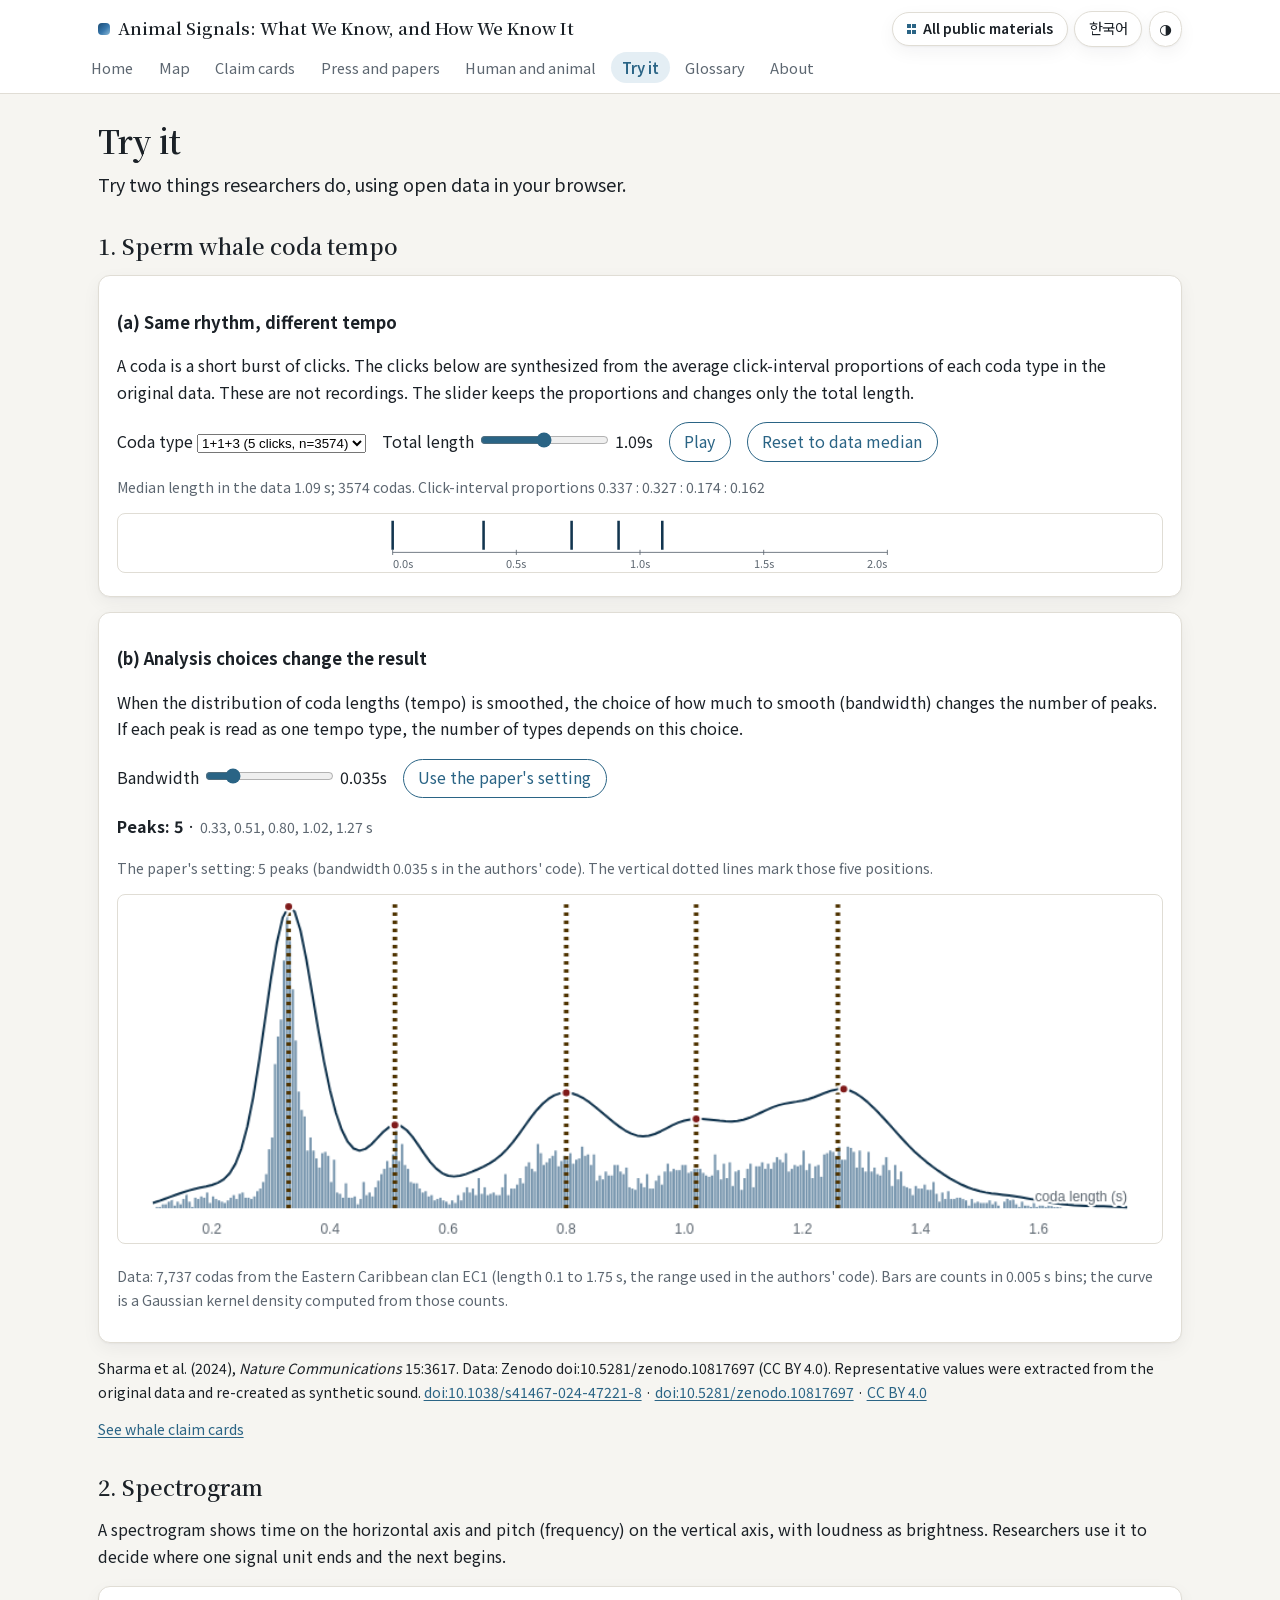
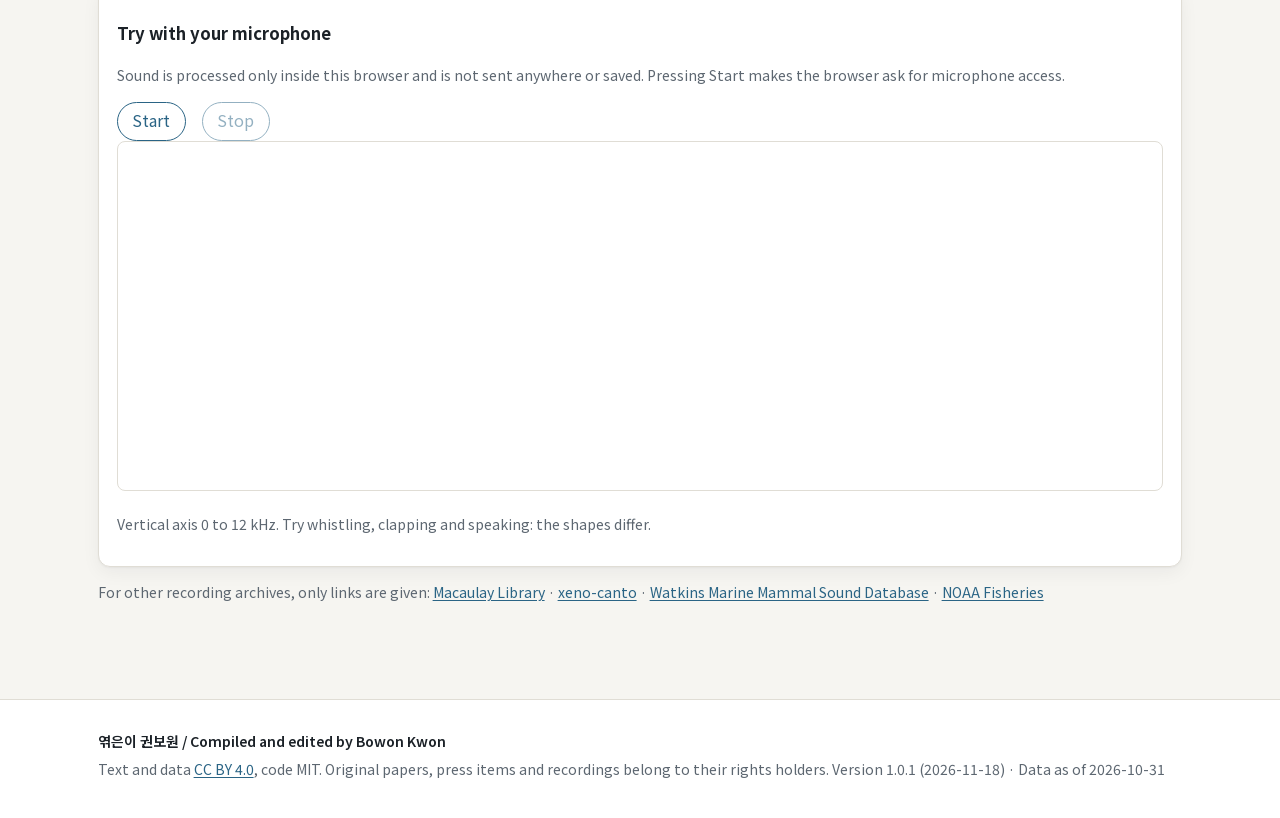
<file: try.html>
<!DOCTYPE html>
<html lang="ko" class="lang-ko" data-title-ko="직접 해 보기 | 동물의 신호, 어디까지 알았나" data-title-en="Try it | Animal Signals">
<head>
<meta charset="utf-8">
<meta name="viewport" content="width=device-width, initial-scale=1">
<title>직접 해 보기 / Try it | 동물의 신호, 어디까지 알았나 / Animal Signals</title>
<link rel="stylesheet" href="assets/site.css">
<script>(function(){var th;try{th=localStorage.getItem("as-theme")}catch(e){}if(th==="light"||th==="dark"){document.documentElement.setAttribute("data-theme",th)}var l=new URLSearchParams(location.search).get("lang");if(l==="ko"||l==="en"){try{localStorage.setItem("as-lang",l)}catch(e){}}else{try{l=localStorage.getItem("as-lang")}catch(e){}}if(l!=="ko"&&l!=="en"){l=(navigator.language||"").toLowerCase().indexOf("ko")===0?"ko":"en"}var d=document.documentElement;d.className="lang-"+l;d.lang=l;var tt=d.getAttribute("data-title-"+l);if(tt){document.title=tt}})();</script>

</head>
<body>
<header class="top">
<div class="wrap toprow">
<a class="brand" href="index.html"><span class="ko" lang="ko">동물의 신호, 어디까지 알았나</span><span class="en" lang="en">Animal Signals: What We Know, and How We Know It</span></a>
<div class="btns"><a class="hub ko" lang="ko" href="https://bowonkwon.github.io/">공개 자료 허브</a><a class="hub en" lang="en" href="https://bowonkwon.github.io/en/">All public materials</a><button type="button" id="langbtn" class="langbtn" aria-label="Language / 언어"><span class="ko" lang="en">English</span><span class="en" lang="ko">한국어</span></button>
<button type="button" id="themebtn" class="langbtn themebtn" aria-label="밝게/어둡게 / Light or dark" title="밝게/어둡게 · Light/dark">&#9681;</button></div>
</div>
<nav class="wrap nav" aria-label="사이트" data-aria-ko="사이트" data-aria-en="Site"><a href="index.html"><span class="ko" lang="ko">처음</span><span class="en" lang="en">Home</span></a><a href="map.html"><span class="ko" lang="ko">지도</span><span class="en" lang="en">Map</span></a><a href="claims.html"><span class="ko" lang="ko">주장 카드</span><span class="en" lang="en">Claim cards</span></a><a href="press.html"><span class="ko" lang="ko">보도와 논문, 나란히</span><span class="en" lang="en">Press and papers</span></a><a href="aic.html"><span class="ko" lang="ko">사람과 동물</span><span class="en" lang="en">Human and animal</span></a><a href="try.html" aria-current="page"><span class="ko" lang="ko">직접 해 보기</span><span class="en" lang="en">Try it</span></a><a href="glossary.html"><span class="ko" lang="ko">용어</span><span class="en" lang="en">Glossary</span></a><a href="about.html"><span class="ko" lang="ko">소개</span><span class="en" lang="en">About</span></a></nav>
</header>
<main class="wrap">
<h1><span class="ko" lang="ko">직접 해 보기</span><span class="en" lang="en">Try it</span></h1>
<p class="lead"><span class="ko" lang="ko">공개된 데이터와 브라우저 기능으로, 연구자가 하는 일 두 가지를 손으로 해 본다.</span><span class="en" lang="en">Try two things researchers do, using open data in your browser.</span></p>
<section id="coda"><h2><span class="ko" lang="ko">① 향유고래 코다의 템포</span><span class="en" lang="en">1. Sperm whale coda tempo</span><a class="hx" href="#coda" aria-label="‘① 향유고래 코다의 템포’ 절로 바로 가는 링크" data-aria-ko="‘① 향유고래 코다의 템포’ 절로 바로 가는 링크" data-aria-en="Link to the section ‘1. Sperm whale coda tempo’">#</a></h2>
<script type="application/json" id="coda-data">{"source":"Sharma et al. 2024, Nature Communications 15:3617; Zenodo doi:10.5281/zenodo.10817697 (CC BY 4.0)","clan":"EC1","n_rows_total":8719,"n_ec1":7770,"n_tempo":7737,"tempo_range":[0.1,1.75],"paper_bw":0.035,"paper_peaks":[0.33,0.51,0.8,1.02,1.26],"binned_peaks_at_paper_bw":[0.33,0.51,0.8,1.02,1.27],"peaks_by_bw_exact":{"0.015":12,"0.020":9,"0.025":7,"0.030":5,"0.035":5,"0.040":5,"0.050":4,"0.080":3,"0.120":3},"hist":{"start":0.1,"width":0.005,"counts":[0,1,1,3,3,5,7,2,5,3,7,11,5,1,8,7,9,8,12,4,9,7,6,5,4,6,8,10,7,11,12,8,8,7,9,13,15,20,26,45,54,110,131,144,189,227,204,167,128,89,75,70,44,54,44,38,31,42,43,40,20,37,12,11,8,19,8,8,9,3,7,20,10,12,9,16,21,26,30,36,31,41,59,36,49,33,30,20,19,19,15,12,13,9,10,6,7,8,6,5,3,6,4,10,6,12,16,12,15,10,23,11,16,10,11,12,10,10,16,26,10,15,15,18,23,19,32,35,30,28,49,42,33,35,38,40,44,32,36,40,37,42,34,37,38,47,40,41,33,41,21,25,22,28,25,25,33,33,28,26,31,16,15,14,23,19,16,26,15,15,21,25,18,28,34,28,30,29,29,33,33,27,28,30,30,30,27,25,24,25,41,29,22,34,23,35,17,28,29,14,23,30,34,16,32,32,35,30,34,30,35,39,37,35,42,28,30,33,32,33,44,29,34,23,32,33,24,41,42,44,43,40,47,37,37,47,46,43,31,44,31,28,43,28,31,26,25,33,39,29,17,33,22,28,17,16,15,10,17,15,15,18,14,14,20,11,5,12,7,13,7,7,8,8,7,6,2,7,4,5,4,4,4,6,3,5,2,0,5,9,6,10,3,1,5,2,2,1,5,1,2,2,1,3,2,1,2,2,0,0,2,1,0,0,0,0,0,1,0,1,1,4,1,0,1,0,0,0,0,1],"total":7737},"types":[{"type":"1+1+3","n":3574,"n_clicks":5,"median_duration":1.09,"rhythm":[0.3372,0.3265,0.1742,0.1621]},{"type":"5R1","n":1510,"n_clicks":5,"median_duration":0.329,"rhythm":[0.2855,0.2788,0.2248,0.2109]},{"type":"4R2","n":303,"n_clicks":4,"median_duration":0.972,"rhythm":[0.3406,0.332,0.3274]},{"type":"5R2","n":287,"n_clicks":5,"median_duration":0.508,"rhythm":[0.24,0.2599,0.2403,0.2598]},{"type":"4D","n":219,"n_clicks":4,"median_duration":0.517,"rhythm":[0.4774,0.3066,0.2161]},{"type":"6i","n":182,"n_clicks":6,"median_duration":0.387,"rhythm":[0.2005,0.2011,0.1787,0.1853,0.2344]},{"type":"8i","n":178,"n_clicks":8,"median_duration":0.352,"rhythm":[0.1233,0.1386,0.1381,0.1355,0.1354,0.1447,0.1843]},{"type":"7D1","n":171,"n_clicks":7,"median_duration":1.208,"rhythm":[0.3245,0.1805,0.1524,0.1322,0.1053,0.1049]},{"type":"7i","n":145,"n_clicks":7,"median_duration":0.332,"rhythm":[0.1427,0.1548,0.1541,0.1588,0.1724,0.2172]},{"type":"9i","n":135,"n_clicks":9,"median_duration":0.384,"rhythm":[0.1055,0.119,0.1198,0.118,0.1134,0.1189,0.1294,0.1759]}]}</script>
<div class="tryblock">
<h3><span class="ko" lang="ko">(가) 같은 리듬, 다른 템포</span><span class="en" lang="en">(a) Same rhythm, different tempo</span></h3>
<p><span class="ko" lang="ko">코다는 짧은 딸깍 소리 묶음이다. 아래는 원 데이터에서 코다 유형마다 클릭 간격의 평균 비율을 추려, 그 비율대로 합성한 클릭이다. 녹음이 아니다. 슬라이더는 비율을 그대로 두고 전체 길이만 바꾼다.</span><span class="en" lang="en">A coda is a short burst of clicks. The clicks below are synthesized from the average click-interval proportions of each coda type in the original data. These are not recordings. The slider keeps the proportions and changes only the total length.</span></p>
<div class="controls">
<label><span class="ko" lang="ko">코다 유형</span><span class="en" lang="en">Coda type</span> <select id="codatype"></select></label>
<label><span class="ko" lang="ko">전체 길이</span><span class="en" lang="en">Total length</span> <input type="range" id="codalen" min="0.2" max="2.0" step="0.01"> <output id="codalenout"></output><span class="ko" lang="ko">초</span><span class="en" lang="en">s</span></label>
<button type="button" id="codaplay"><span class="ko" lang="ko">들려주기</span><span class="en" lang="en">Play</span></button>
<button type="button" id="codareset"><span class="ko" lang="ko">원 데이터 중앙값으로</span><span class="en" lang="en">Reset to data median</span></button>
</div>
<p class="small" id="codainfo"></p>
<svg id="codasvg" class="codasvg" viewBox="0 0 600 60" role="img" aria-label="코다 클릭 시각" data-aria-ko="코다 클릭 시각" data-aria-en="Click timing"></svg>
</div>
<div class="tryblock">
<h3><span class="ko" lang="ko">(나) 분석 선택이 결론을 바꾼다</span><span class="en" lang="en">(b) Analysis choices change the result</span></h3>
<p><span class="ko" lang="ko">코다 길이(템포)의 분포를 매끄럽게 그릴 때, 얼마나 매끄럽게 할지(대역폭)를 고르면 봉우리 수가 달라진다. 봉우리 하나를 템포 유형 하나로 읽으면, 유형이 몇 개인지가 이 선택에 따라 바뀐다.</span><span class="en" lang="en">When the distribution of coda lengths (tempo) is smoothed, the choice of how much to smooth (bandwidth) changes the number of peaks. If each peak is read as one tempo type, the number of types depends on this choice.</span></p>
<div class="controls">
<label><span class="ko" lang="ko">대역폭</span><span class="en" lang="en">Bandwidth</span> <input type="range" id="bw" min="0.010" max="0.150" step="0.005"> <output id="bwout"></output><span class="ko" lang="ko">초</span><span class="en" lang="en">s</span></label>
<button type="button" id="bwpaper"><span class="ko" lang="ko">논문이 고른 설정으로</span><span class="en" lang="en">Use the paper&#x27;s setting</span></button>
</div>
<p><b><span class="ko" lang="ko">봉우리</span><span class="en" lang="en">Peaks</span>: <span id="npeaks"></span></b> · <span class="small" id="peaklist"></span></p>
<p class="small"><span class="ko" lang="ko">논문이 고른 설정: 봉우리 5개(원 저자 코드의 대역폭 0.035초). 그래프의 세로 점선이 그 다섯 위치다.</span><span class="en" lang="en">The paper&#x27;s setting: 5 peaks (bandwidth 0.035 s in the authors&#x27; code). The vertical dotted lines mark those five positions.</span></p>
<canvas id="kde" class="kde" width="900" height="300" aria-label="템포 밀도" data-aria-ko="템포 밀도" data-aria-en="Tempo density"></canvas>
<p class="small"><span class="ko" lang="ko">자료: 동카리브 EC1 씨족 코다 7,737개(길이 0.1~1.75초, 원 저자 코드와 같은 범위). 막대는 0.005초 간격 도수, 곡선은 그 도수로 계산한 가우스 커널 밀도.</span><span class="en" lang="en">Data: 7,737 codas from the Eastern Caribbean clan EC1 (length 0.1 to 1.75 s, the range used in the authors&#x27; code). Bars are counts in 0.005 s bins; the curve is a Gaussian kernel density computed from those counts.</span></p>
</div>
<p class="credit2"><span class="ko" lang="ko">Sharma et al. (2024), <i>Nature Communications</i> 15:3617. 데이터 Zenodo doi:10.5281/zenodo.10817697 (CC BY 4.0). 원 데이터에서 대표값을 추려 합성음으로 다시 만들었다.</span><span class="en" lang="en">Sharma et al. (2024), <i>Nature Communications</i> 15:3617. Data: Zenodo doi:10.5281/zenodo.10817697 (CC BY 4.0). Representative values were extracted from the original data and re-created as synthetic sound.</span> <a href="https://doi.org/10.1038/s41467-024-47221-8" rel="noopener">doi:10.1038/s41467-024-47221-8</a> · <a href="https://doi.org/10.5281/zenodo.10817697" rel="noopener">doi:10.5281/zenodo.10817697</a> · <a href="https://creativecommons.org/licenses/by/4.0/" rel="noopener">CC BY 4.0</a></p>
<p class="small"><a href="claims.html#channel=acoustic-water&amp;taxon=cetaceans"><span class="ko" lang="ko">고래 주장 카드 보기</span><span class="en" lang="en">See whale claim cards</span></a></p>
</section>
<section id="spectro"><h2><span class="ko" lang="ko">② 스펙트로그램</span><span class="en" lang="en">2. Spectrogram</span><a class="hx" href="#spectro" aria-label="‘② 스펙트로그램’ 절로 바로 가는 링크" data-aria-ko="‘② 스펙트로그램’ 절로 바로 가는 링크" data-aria-en="Link to the section ‘2. Spectrogram’">#</a></h2>
<p><span class="ko" lang="ko">스펙트로그램은 소리를 시간(가로)과 높이(세로)로 펼치고 세기를 밝기로 나타낸 그림이다. 연구자는 이 그림에서 신호의 단위를 어디서 자를지 정한다.</span><span class="en" lang="en">A spectrogram shows time on the horizontal axis and pitch (frequency) on the vertical axis, with loudness as brightness. Researchers use it to decide where one signal unit ends and the next begins.</span></p>
<div class="tryblock">
<h3><span class="ko" lang="ko">내 마이크로 해 보기</span><span class="en" lang="en">Try with your microphone</span></h3>
<p class="small"><span class="ko" lang="ko">소리는 이 브라우저 안에서만 처리되고 어디로도 보내지지 않는다. 저장하지도 않는다. 시작을 누르면 브라우저가 마이크 사용을 묻는다.</span><span class="en" lang="en">Sound is processed only inside this browser and is not sent anywhere or saved. Pressing Start makes the browser ask for microphone access.</span></p>
<div class="controls"><button type="button" id="micstart"><span class="ko" lang="ko">시작</span><span class="en" lang="en">Start</span></button> <button type="button" id="micstop" disabled><span class="ko" lang="ko">멈춤</span><span class="en" lang="en">Stop</span></button>
<span class="small" id="micmsg"></span></div>
<canvas id="spec" class="spec" width="900" height="300" aria-label="스펙트로그램" data-aria-ko="스펙트로그램" data-aria-en="Spectrogram"></canvas>
<p class="small"><span class="ko" lang="ko">세로축 0~12kHz. 휘파람, 손뼉, 말소리를 내 보면 모양이 서로 다르다.</span><span class="en" lang="en">Vertical axis 0 to 12 kHz. Try whistling, clapping and speaking: the shapes differ.</span></p>
</div>
<p class="small"><span class="ko" lang="ko">그 밖의 녹음 아카이브는 링크로만 안내한다</span><span class="en" lang="en">For other recording archives, only links are given</span>:
<a href="https://www.macaulaylibrary.org/" rel="noopener">Macaulay Library</a> ·
<a href="https://xeno-canto.org/" rel="noopener">xeno-canto</a> ·
<a href="https://cis.whoi.edu/science/B/whalesounds/" rel="noopener">Watkins Marine Mammal Sound Database</a> ·
<a href="https://www.fisheries.noaa.gov/" rel="noopener">NOAA Fisheries</a></p>
</section>
</main>
<footer class="foot">
<div class="wrap">
<p class="credit">엮은이 권보원 / Compiled and edited by Bowon Kwon</p>
<p><span class="ko" lang="ko">글과 데이터 <a href="https://creativecommons.org/licenses/by/4.0/" rel="noopener">CC BY 4.0</a>, 코드 MIT. 원 논문·보도·녹음의 권리는 각 권리자에게 있다.</span><span class="en" lang="en">Text and data <a href="https://creativecommons.org/licenses/by/4.0/" rel="noopener">CC BY 4.0</a>, code MIT. Original papers, press items and recordings belong to their rights holders.</span>
<span class="ko" lang="ko">판</span><span class="en" lang="en">Version</span> 1.0.1 (2026-11-18) · <span class="ko" lang="ko">자료 기준일</span><span class="en" lang="en">Data as of</span> 2026-10-31</p>
</div>
</footer>
<script src="assets/site.js"></script><script src="assets/try.js"></script>
</body>
</html>
</file>
<file: assets/site.css>
:root{--bg:#f6f5f1;--bg2:#edebe5;--card:#ffffff;--ink:#1b2127;--muted:#5d6771;--faint:#9aa3ab;--line:#e0ddd5;--line2:#ebe8e1;
--accent:#2a6485;--accent-tint:#e4eef4;--warm:#b07a3a;
--gA:#1b4b74;--gB:#3878ad;--gC:#8dbbd8;--gD:#c9dded;--gE:#eaf1f7;--gTN:#596069;--gNS:#d9d9d9;
--radius:12px;--shadow:0 1px 2px rgba(20,24,30,.04),0 6px 18px rgba(20,24,30,.05);--shadow2:0 2px 4px rgba(20,24,30,.06),0 12px 28px rgba(20,24,30,.09);
--display:"AS Serif","Noto Serif KR","AS Sans","Noto Sans KR",system-ui,-apple-system,"Apple SD Gothic Neo","Malgun Gothic",sans-serif}
@font-face{font-family:"AS Sans";src:url("fonts/as-sans.woff2") format("woff2");font-weight:400 700;font-display:swap}
@font-face{font-family:"AS Serif";src:url("fonts/as-serif.woff2") format("woff2");font-weight:600;font-display:swap}
@media (prefers-color-scheme:dark){:root:not([data-theme=light]){--bg:#1a1c1f;--bg2:#222427;--card:#232529;--ink:#eae8e3;--muted:#b0aea8;--faint:#7c7f84;--line:#34373d;--line2:#2c2f34;
--accent:#7fa8cf;--accent-tint:#263644;--warm:#d1a35f;--gC:#4f86ad;--gD:#2f5876;--gE:#2a3a48;--gTN:#8a9099;--gNS:#4a4d52;
--shadow:0 1px 2px rgba(0,0,0,.3),0 6px 18px rgba(0,0,0,.25);--shadow2:0 2px 4px rgba(0,0,0,.35),0 12px 28px rgba(0,0,0,.4)}
:root:not([data-theme=light]) .g-D,:root:not([data-theme=light]) .g-E{color:#eef3f8!important}:root:not([data-theme=light]) .g-C,:root:not([data-theme=light]) .g-TN{color:#0d151c!important}:root:not([data-theme=light]) .g-NS{background:repeating-linear-gradient(135deg,#4a4d52 0 5px,#3a3d42 5px 10px)!important;color:#eae8e3!important}
:root:not([data-theme=light]) .cell.g-D,:root:not([data-theme=light]) .cell.g-E{color:#eef3f8}:root:not([data-theme=light]) .cell.g-C,:root:not([data-theme=light]) .cell.g-TN{color:#0d151c}}
:root[data-theme=dark]{--bg:#1a1c1f;--bg2:#222427;--card:#232529;--ink:#eae8e3;--muted:#b0aea8;--faint:#7c7f84;--line:#34373d;--line2:#2c2f34;
--accent:#7fa8cf;--accent-tint:#263644;--warm:#d1a35f;--gC:#4f86ad;--gD:#2f5876;--gE:#2a3a48;--gTN:#8a9099;--gNS:#4a4d52;
--shadow:0 1px 2px rgba(0,0,0,.3),0 6px 18px rgba(0,0,0,.25);--shadow2:0 2px 4px rgba(0,0,0,.35),0 12px 28px rgba(0,0,0,.4)}
[data-theme=dark] .g-D,[data-theme=dark] .g-E{color:#eef3f8!important}[data-theme=dark] .g-C,[data-theme=dark] .g-TN{color:#0d151c!important}[data-theme=dark] .g-NS{background:repeating-linear-gradient(135deg,#4a4d52 0 5px,#3a3d42 5px 10px)!important;color:#eae8e3!important}
[data-theme=dark] .cell.g-D,[data-theme=dark] .cell.g-E{color:#eef3f8}[data-theme=dark] .cell.g-C,[data-theme=dark] .cell.g-TN{color:#0d151c}
*{box-sizing:border-box}
html{font-size:16px;scroll-behavior:smooth}
body{margin:0;color:var(--ink);background:var(--bg);line-height:1.65;
font-family:"AS Sans","Noto Sans KR",system-ui,-apple-system,"Segoe UI","Apple SD Gothic Neo","Malgun Gothic","Noto Sans CJK KR",sans-serif;word-break:keep-all;overflow-wrap:anywhere;-webkit-font-smoothing:antialiased}
html.lang-ko .en,html.lang-en .ko{display:none!important}
[hidden]{display:none!important}
.sr{position:absolute;width:1px;height:1px;overflow:hidden;clip:rect(0 0 0 0);white-space:nowrap}
.wrap{max-width:1120px;margin:0 auto;padding:0 1.1rem}
a{color:var(--accent);text-decoration-thickness:1px;text-underline-offset:2px}
a:hover{text-decoration-thickness:2px}
h1{font-family:var(--display);font-weight:600;font-size:2rem;line-height:1.25;letter-spacing:-.01em;margin:1.6rem 0 .7rem;text-wrap:balance}
h2{font-family:var(--display);font-weight:600;font-size:1.35rem;line-height:1.3;margin:2rem 0 .6rem}
h3{font-size:1.05rem}
h2+.small,h1+.lead{margin-top:.2rem}
.top{position:sticky;top:0;z-index:20;background:color-mix(in srgb,var(--card) 90%,transparent);backdrop-filter:blur(10px);-webkit-backdrop-filter:blur(10px);border-bottom:1px solid var(--line)}
@supports not (color-mix(in srgb,#fff,#000)){.top{background:var(--card)}}
.toprow{display:flex;flex-wrap:wrap;justify-content:space-between;align-items:center;gap:.4rem 1rem;padding-top:.7rem}
.brand{font-family:var(--display);font-weight:600;font-size:1.05rem;text-decoration:none;color:var(--ink);display:inline-flex;align-items:center;gap:.5rem}
.brand::before{content:"";width:12px;height:12px;border-radius:4px;background:linear-gradient(135deg,var(--gA),var(--gB) 55%,var(--gC));flex:none}
.langbtn{border:1px solid var(--line);background:var(--card);color:var(--ink);border-radius:999px;padding:.3rem .85rem;cursor:pointer;font:inherit;font-size:.9rem;box-shadow:var(--shadow);white-space:nowrap;flex:none}
.langbtn:hover{border-color:var(--accent);color:var(--accent)}
.btns{display:flex;gap:.4rem;align-items:center}
.themebtn{width:2.1rem;padding:.3rem 0;text-align:center}
.btns .hub{display:inline-flex;align-items:center;gap:.42rem;border:1px solid var(--line);background:var(--card);color:var(--ink);border-radius:999px;padding:.3rem .85rem;font-size:.86rem;font-weight:600;white-space:nowrap;text-decoration:none;box-shadow:var(--shadow)}
.btns .hub::before{content:"";width:.72em;height:.72em;flex:none;background:linear-gradient(var(--accent),var(--accent)) 0 0/42% 42% no-repeat,linear-gradient(var(--accent),var(--accent)) 100% 0/42% 42% no-repeat,linear-gradient(var(--accent),var(--accent)) 0 100%/42% 42% no-repeat,linear-gradient(var(--accent),var(--accent)) 100% 100%/42% 42% no-repeat}
.btns .hub:hover{border-color:var(--accent);color:var(--accent)}
.nav{display:flex;flex-wrap:wrap;gap:.15rem .2rem;padding:.35rem 0 .6rem}
.nav a{text-decoration:none;color:var(--muted);font-size:.92rem;padding:.22rem .7rem;border-radius:999px;transition:background .15s,color .15s}
.nav a:hover{background:var(--bg2);color:var(--ink)}
.nav a[aria-current=page]{color:var(--accent);background:var(--accent-tint);font-weight:600}
main.wrap{padding-bottom:2rem;min-width:0;overflow-x:hidden;overflow-x:clip}
.srcp{margin:1em 0}
.lead{font-size:1.12rem;color:var(--ink);max-width:48rem}
.small{font-size:.88rem;color:var(--muted)}
.hero{padding:1.4rem 0 .4rem}
.hero h1{font-size:clamp(2rem,4.2vw,2.7rem);margin:.6rem 0 .8rem}
.hero .lead{font-size:1.18rem;line-height:1.6}
.stats{display:grid;grid-template-columns:repeat(auto-fit,minmax(min(150px,100%),1fr));grid-auto-rows:1fr;gap:.7rem;margin:1.3rem 0 .4rem}
.stats a,.stats div{display:flex;flex-direction:column;background:var(--card);border:1px solid var(--line);border-radius:var(--radius);padding:.8rem 1rem;text-decoration:none;color:inherit;box-shadow:var(--shadow);transition:transform .15s,box-shadow .15s}
.stats a:hover{transform:translateY(-2px);box-shadow:var(--shadow2)}
.stats .n{font-family:var(--display);font-size:1.9rem;font-weight:600;line-height:1.1;color:var(--accent);font-variant-numeric:tabular-nums}
.stats small{color:var(--muted);font-size:.85rem;margin-top:.2rem}
.stats .tilegloss{display:block;font-size:.78rem;color:var(--muted);margin-top:.15rem;line-height:1.4}
a.term{color:inherit;text-decoration:underline dotted;text-decoration-thickness:1px;text-underline-offset:.18em}
a.term:hover,a.term:focus-visible{color:var(--accent)}
.foot{border-top:1px solid var(--line);margin-top:3rem;padding:1.6rem 0 2rem;font-size:.88rem;color:var(--muted);background:var(--card)}
.foot p{margin:.3rem 0}
.credit{font-weight:600;color:var(--ink)}
.badge{display:inline-block;min-width:2.3em;text-align:center;font-weight:700;border-radius:999px;padding:.05em .55em;font-size:.8rem;letter-spacing:.02em;line-height:1.55;vertical-align:middle}
.g-A{background:var(--gA);color:#fff}.g-B{background:var(--gB);color:#fff}.g-C{background:var(--gC);color:#102a3a}
.g-D{background:var(--gD);color:#102a3a}.g-E{background:var(--gE);color:#102a3a;box-shadow:inset 0 0 0 1px var(--line)}
.g-TN{background:var(--gTN);color:#fff}
.g-NS{background:repeating-linear-gradient(135deg,#e6e6e6 0 5px,#d2d2d2 5px 10px);color:#222}
.gradeline{display:inline}
.gradelist{list-style:none;padding:0;display:grid;grid-template-columns:repeat(auto-fit,minmax(min(300px,100%),1fr));gap:.3rem .9rem;margin:.6rem 0}
.gradelist li{margin:.15rem 0;display:flex;align-items:center;gap:.5rem}
.grid{display:grid;grid-template-columns:repeat(auto-fill,minmax(min(260px,100%),1fr));gap:1rem}
.card{background:var(--card);border:1px solid var(--line);border-radius:var(--radius);padding:1rem 1.15rem;margin:0 0 1rem;box-shadow:var(--shadow)}
.chcard{display:flex;flex-direction:column;transition:transform .15s,box-shadow .15s}
.chcard:hover{transform:translateY(-2px);box-shadow:var(--shadow2)}
.chcard h2{margin:.1rem 0 .3rem;font-size:1.2rem}
.chcard h2 a{text-decoration:none;color:var(--ink)}
.chcard h2 a::after{content:" \2192";color:var(--accent);font-family:system-ui,sans-serif;font-weight:400}
.chcard .sep{display:inline-block;font-size:.78rem;border:1px solid var(--line);border-radius:999px;padding:0 .55rem;margin:0 0 .3rem;color:var(--muted)}
.blurb{font-size:.92rem;color:var(--muted)}
.rep{border-top:1px dashed var(--line);margin-top:.6rem;padding-top:.5rem;font-size:.92rem}
.rep p{margin:.25rem 0}
.bar{display:flex;height:12px;border-radius:999px;overflow:hidden;background:var(--bg2)}
.bar .seg{display:block;height:100%}
.legend{font-size:.8rem;color:var(--muted);margin:.35rem 0 .25rem;display:flex;flex-wrap:wrap;gap:.15rem .7rem}
.legend .lg{display:inline-flex;align-items:center;gap:.3rem;white-space:nowrap}
.legend .sw{display:inline-block;width:.72em;height:.72em;border-radius:3px;flex:none}
.sumbox{background:var(--bg2);border-left:4px solid var(--accent);border-radius:0 var(--radius) var(--radius) 0;padding:.75rem 1.1rem;margin:1rem 0 1.2rem;max-width:54rem}
.sumbox dl{margin:0;display:grid;grid-template-columns:max-content 1fr;gap:.4rem 1rem}
.sumbox dt{color:var(--muted);font-size:.86rem;padding-top:.14rem;white-space:nowrap}
.sumbox dd{margin:0}
.readnote{font-size:.92rem;max-width:54rem;margin:.5rem 0 1rem}
.howto{background:var(--card);border:1px solid var(--line);border-radius:var(--radius);padding:.6rem 1rem;margin:.6rem 0 1rem;box-shadow:var(--shadow);border-top:1px solid var(--line)}
.howto summary{font-weight:600}
.howto dl{display:grid;grid-template-columns:max-content 1fr;gap:.35rem 1rem;margin:.7rem 0 .3rem;font-size:.92rem}
.howto dt{font-weight:600}.howto dd{margin:0}
.tablewrap{position:relative;overflow-x:auto;max-width:100%;background:var(--card);border:1px solid var(--line);border-radius:var(--radius);padding:.6rem;box-shadow:var(--shadow)}
table.map{border-collapse:separate;border-spacing:3px;min-width:860px;font-size:.88rem}
.map th,.map td{padding:.38rem .3rem;text-align:center;border-radius:6px}
.map th[scope=row]{text-align:left;white-space:nowrap;position:sticky;left:0;background:var(--card);font-weight:600;padding-right:.8rem}
.map thead th{font-weight:600;color:var(--muted);font-size:.82rem;vertical-align:bottom}
.cell a{display:block;text-decoration:none;color:inherit}
.cell .cg{font-weight:700}
.cell.empty{background:var(--bg2);color:var(--faint);font-size:.75rem}
.cell.empty::before{content:"\00b7"}
.maplegend{list-style:none;padding:0;display:flex;flex-wrap:wrap;gap:.35rem 1.1rem;font-size:.85rem;margin:.6rem 0 .9rem}
.cell-sw{display:inline-block;min-width:1.9em;text-align:center;border-radius:6px;font-weight:700;font-size:.8rem;padding:.05em .4em}
.cell-sw.empty{background:var(--bg2);height:1.3em;vertical-align:middle}
.cell-sw.empty::before{content:"\00b7";color:var(--faint)}
.filters{display:flex;flex-wrap:wrap;gap:.5rem 1rem;background:var(--card);border:1px solid var(--line);border-radius:var(--radius);padding:.75rem 1rem;margin:.9rem 0;box-shadow:var(--shadow)}
.filters label{font-size:.82rem;color:var(--muted);display:flex;flex-direction:column;gap:.15rem}
.filters select,.filters input{font:inherit;font-size:.92rem;color:var(--ink);background:var(--bg);border:1px solid var(--line);border-radius:8px;padding:.3rem .5rem;max-width:16rem}
.filters select:focus,.filters input:focus{outline:2px solid var(--accent);outline-offset:1px;border-color:var(--accent)}
.claim{border-left:4px solid var(--line)}
.claim[data-grade=A]{border-left-color:var(--gA)}.claim[data-grade=B]{border-left-color:var(--gB)}.claim[data-grade=C]{border-left-color:var(--gC)}
.claim[data-grade=D]{border-left-color:var(--gD)}.claim[data-grade=E]{border-left-color:var(--gE)}.claim[data-grade=TN]{border-left-color:var(--gTN)}.claim[data-grade=NS]{border-left-color:var(--gNS)}
.claim:target,.aic:target,.prow:target{box-shadow:0 0 0 3px var(--accent-tint),var(--shadow2)}
.claim .meta,.aic .meta{font-size:.8rem;color:var(--muted);margin:0 0 .2rem}
.cid{font-family:ui-monospace,Consolas,monospace;color:var(--accent)}
.species{margin:.2rem 0;font-weight:600}
.signal{margin:.1rem 0;font-size:.92rem;color:var(--muted)}
.claimtext{margin:.55rem 0;font-size:1.08rem;line-height:1.55;font-weight:600}
.cols{display:grid;grid-template-columns:1fr 1fr;gap:1.2rem;margin-top:.5rem}
.cols h4{margin:.4rem 0 .2rem;font-size:.82rem;color:var(--muted);letter-spacing:.04em}
.cols ul{margin:.2rem 0;padding-left:1.1rem}
.facts{font-size:.9rem}
.raw{font-family:ui-monospace,Consolas,monospace;font-size:.84rem}
details{margin-top:.6rem;border-top:1px solid var(--line2);padding-top:.45rem}
summary{cursor:pointer;color:var(--accent);font-size:.9rem}
summary:hover{text-decoration:underline}
.flag{display:inline-block;font-size:.76rem;border:1px solid var(--line);background:var(--bg2);border-radius:999px;padding:0 .5rem;font-family:ui-monospace,Consolas,monospace;color:var(--muted)}
.flags,.refs{padding-left:1.1rem}
.role{font-size:.78rem;border:1px solid var(--line);border-radius:999px;padding:0 .4rem;color:var(--muted)}
.note{font-size:.9rem;background:var(--bg2);border-left:3px solid var(--line);padding:.35rem .7rem;margin:.3rem 0;border-radius:0 8px 8px 0}
.sens{border-left:3px solid var(--gC);padding-left:.5rem}
.prow{display:grid;grid-template-columns:1fr 1.2fr 1fr;gap:1.2rem;background:var(--card);border:1px solid var(--line);border-radius:var(--radius);padding:1rem 1.15rem;margin:0 0 1rem;box-shadow:var(--shadow)}
.prow h3{margin:0 0 .4rem;font-size:.8rem;color:var(--muted);letter-spacing:.04em}
.prow>div:not(:first-child){border-left:1px solid var(--line2);padding-left:1.2rem}
.sentence{font-size:1.05rem;margin:.2rem 0;font-weight:600;line-height:1.5}
.tr{margin:.2rem 0}
.mid,.gaps{padding-left:1.1rem;margin:.2rem 0}
.mid li{margin-bottom:.55rem}
table.check{border-collapse:collapse;width:100%;font-size:.9rem}
.check th,.check td{border-top:1px solid var(--line2);padding:.35rem .4rem;text-align:left;vertical-align:top}
.check th{font-weight:500;width:50%}
.check td.v{white-space:nowrap;width:9rem}
.sym{display:inline-block;width:1.2em;text-align:center;font-weight:700}
.aiclegend{list-style:none;padding:0;display:flex;flex-wrap:wrap;gap:.3rem 1.2rem;font-size:.88rem}
.gloss dt{font-weight:700;margin-top:.9rem}
.gloss dd{margin:.2rem 0 0 0}
.steps li{margin:.45rem 0}
.tryblock{background:var(--card);border:1px solid var(--line);border-radius:var(--radius);padding:1rem 1.15rem;margin:.9rem 0;box-shadow:var(--shadow)}
.controls{display:flex;flex-wrap:wrap;gap:.5rem 1rem;align-items:center}
.controls button{font:inherit;padding:.35rem .9rem;border:1px solid var(--accent);background:var(--card);color:var(--accent);border-radius:999px;cursor:pointer}
.controls button:hover{background:var(--accent);color:#fff}
.controls button:disabled{opacity:.5;cursor:default}
input[type=range]{accent-color:var(--accent)}
canvas.kde,canvas.spec{width:100%;height:auto;border:1px solid var(--line);border-radius:8px;background:var(--card)}
.codasvg{width:100%;height:60px;border:1px solid var(--line);border-radius:8px;background:var(--card)}
.pending{color:var(--muted);border:1px dashed var(--line);padding:.8rem;border-radius:8px}
.credit2{font-size:.88rem}
.none{color:var(--muted)}
@media (max-width:760px){.cols,.prow{grid-template-columns:1fr}.prow>div:not(:first-child){border-left:0;padding-left:0;border-top:1px solid var(--line2);padding-top:.6rem}
h1{font-size:1.55rem}.hero h1{font-size:1.8rem}.hero .lead{font-size:1.05rem}.claimtext{font-size:1.02rem}.wrap{padding:0 .9rem}
.brand{font-size:.95rem}.langbtn{padding:.25rem .6rem;font-size:.85rem}.btns{gap:.3rem}.btns .hub{padding:.25rem .6rem;font-size:.8rem}
.sumbox dl,.howto dl{grid-template-columns:1fr;gap:.1rem}.sumbox dd,.howto dd{margin-bottom:.5rem}}
@media print{.nav,.langbtn,.filters,.controls,#ccount,#pcount{display:none!important}
body{background:#fff}.top{position:static}.card,.prow{break-inside:avoid;border-color:#999;box-shadow:none}
details>*{display:block}a{color:inherit}
.g-A,.g-B,.g-C,.g-D,.g-E,.g-TN,.g-NS{-webkit-print-color-adjust:exact;print-color-adjust:exact}}
h2[id],section[id],dt[id],article[id],nav.toc{scroll-margin-top:var(--hh,6.9rem)}
@media (max-width:859px){h2[id],section[id],dt[id],article[id],nav.toc{scroll-margin-top:var(--hh,9.1rem)}}
@media (max-width:479px){h2[id],section[id],dt[id],article[id],nav.toc{scroll-margin-top:var(--hh,12.8rem)}}
@media (max-width:360px){h2[id],section[id],dt[id],article[id],nav.toc{scroll-margin-top:var(--hh,14.9rem)}}
.hx{margin-left:.45rem;font-family:"AS Sans","Noto Sans KR",system-ui,sans-serif;font-size:.8em;font-weight:400;color:var(--muted);text-decoration:none;opacity:0;transition:opacity .15s}
.hx:hover{color:var(--accent)}h2:hover .hx,.hx:focus-visible{opacity:1}@media (hover:none){.hx{opacity:.6}}
nav.toc{border:1px solid var(--line);border-radius:var(--radius);background:var(--card);box-shadow:var(--shadow);padding:.7rem 1rem .8rem;margin:1.2rem 0 .2rem;font-size:.92rem;max-width:48rem}
nav.toc b{display:block;font-size:.84rem;font-weight:600;color:var(--muted);margin-bottom:.3rem}
nav.toc ul{list-style:none;margin:0;padding:0;columns:2;column-gap:1.8rem}nav.toc li{margin:0;padding:.14rem 0;break-inside:avoid;line-height:1.5}
@media (max-width:640px){nav.toc ul{columns:1}}
.totoc{position:fixed;right:.9rem;bottom:.9rem;z-index:6;font-size:.84rem;font-weight:600;line-height:1;color:var(--ink);background:var(--card);border:1px solid var(--line);border-radius:999px;padding:.55rem .85rem;box-shadow:var(--shadow);text-decoration:none}
.totoc:hover{border-color:var(--accent);color:var(--accent)}
[data-nav] .totoc{opacity:0;visibility:hidden;transition:opacity .15s,visibility .15s}[data-nav] .totoc.show{opacity:1;visibility:visible}
@media print{.totoc,.hx{display:none!important}}
</file>
